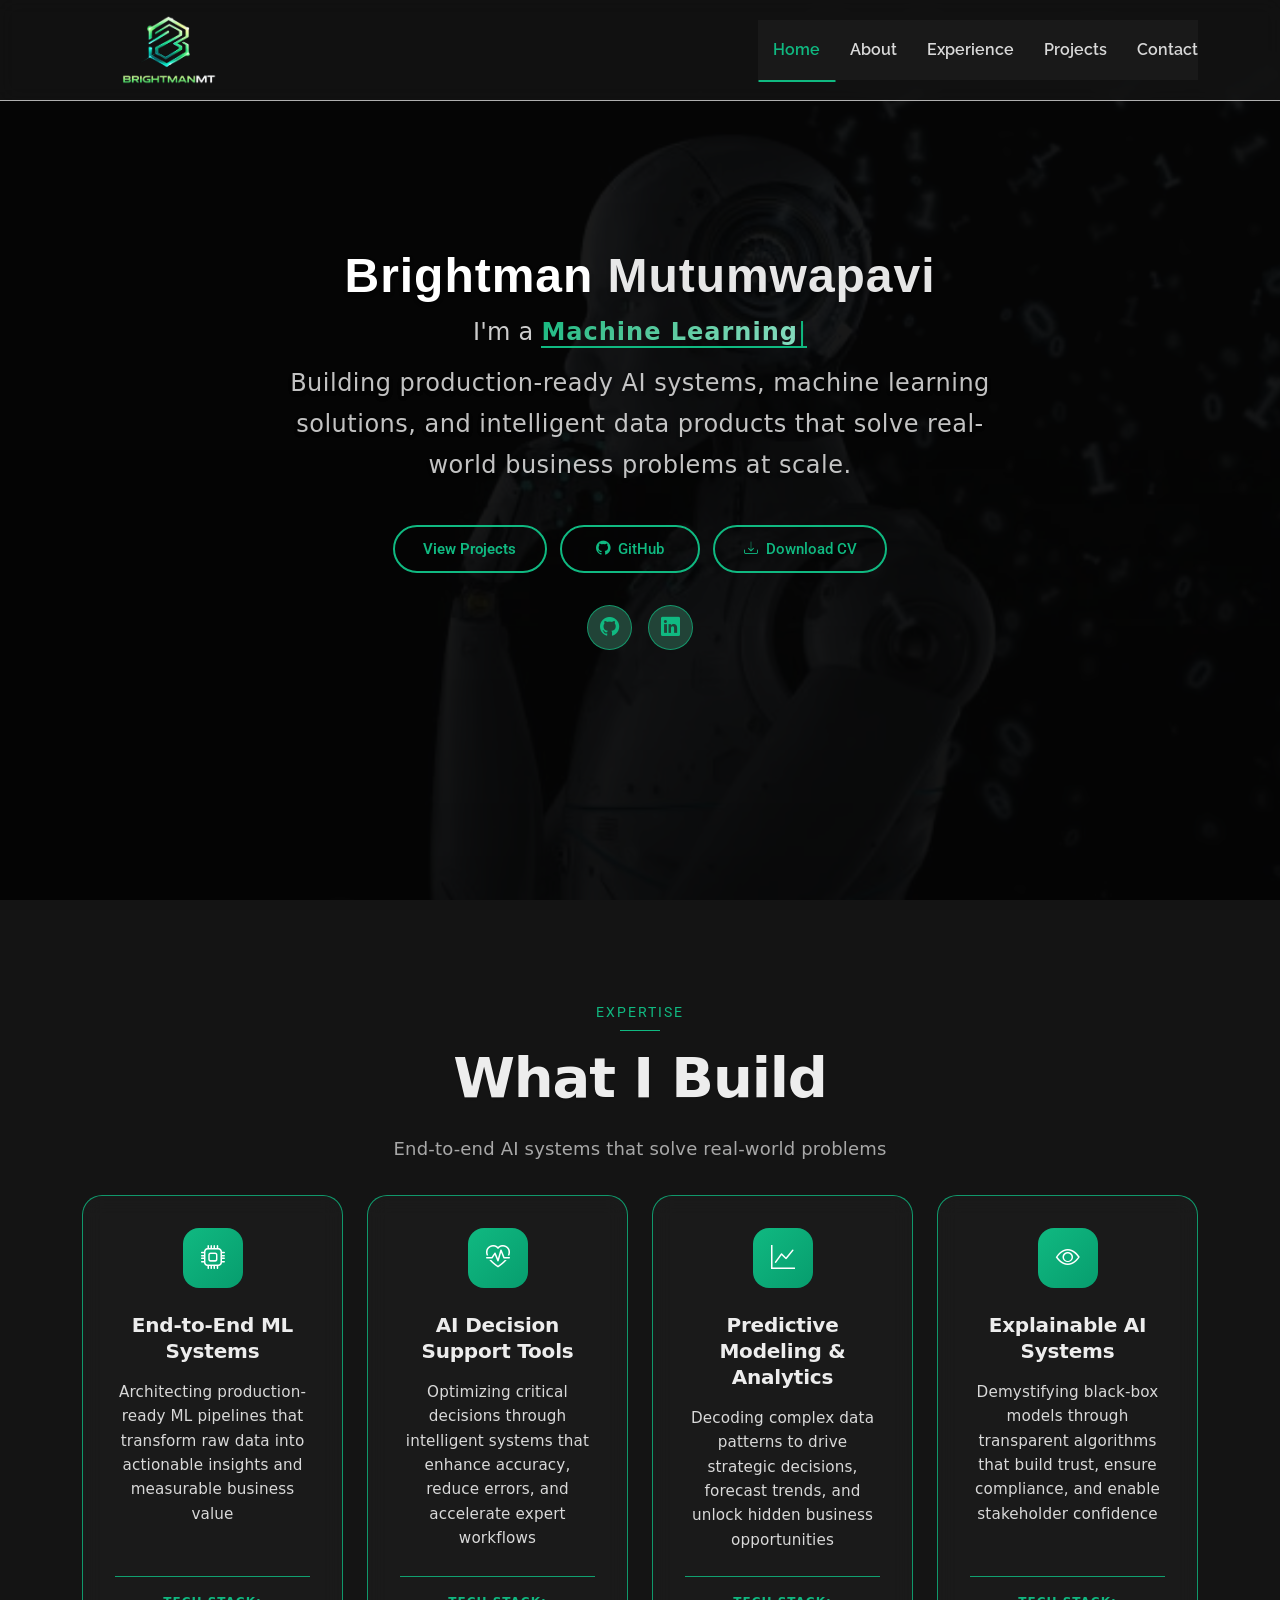
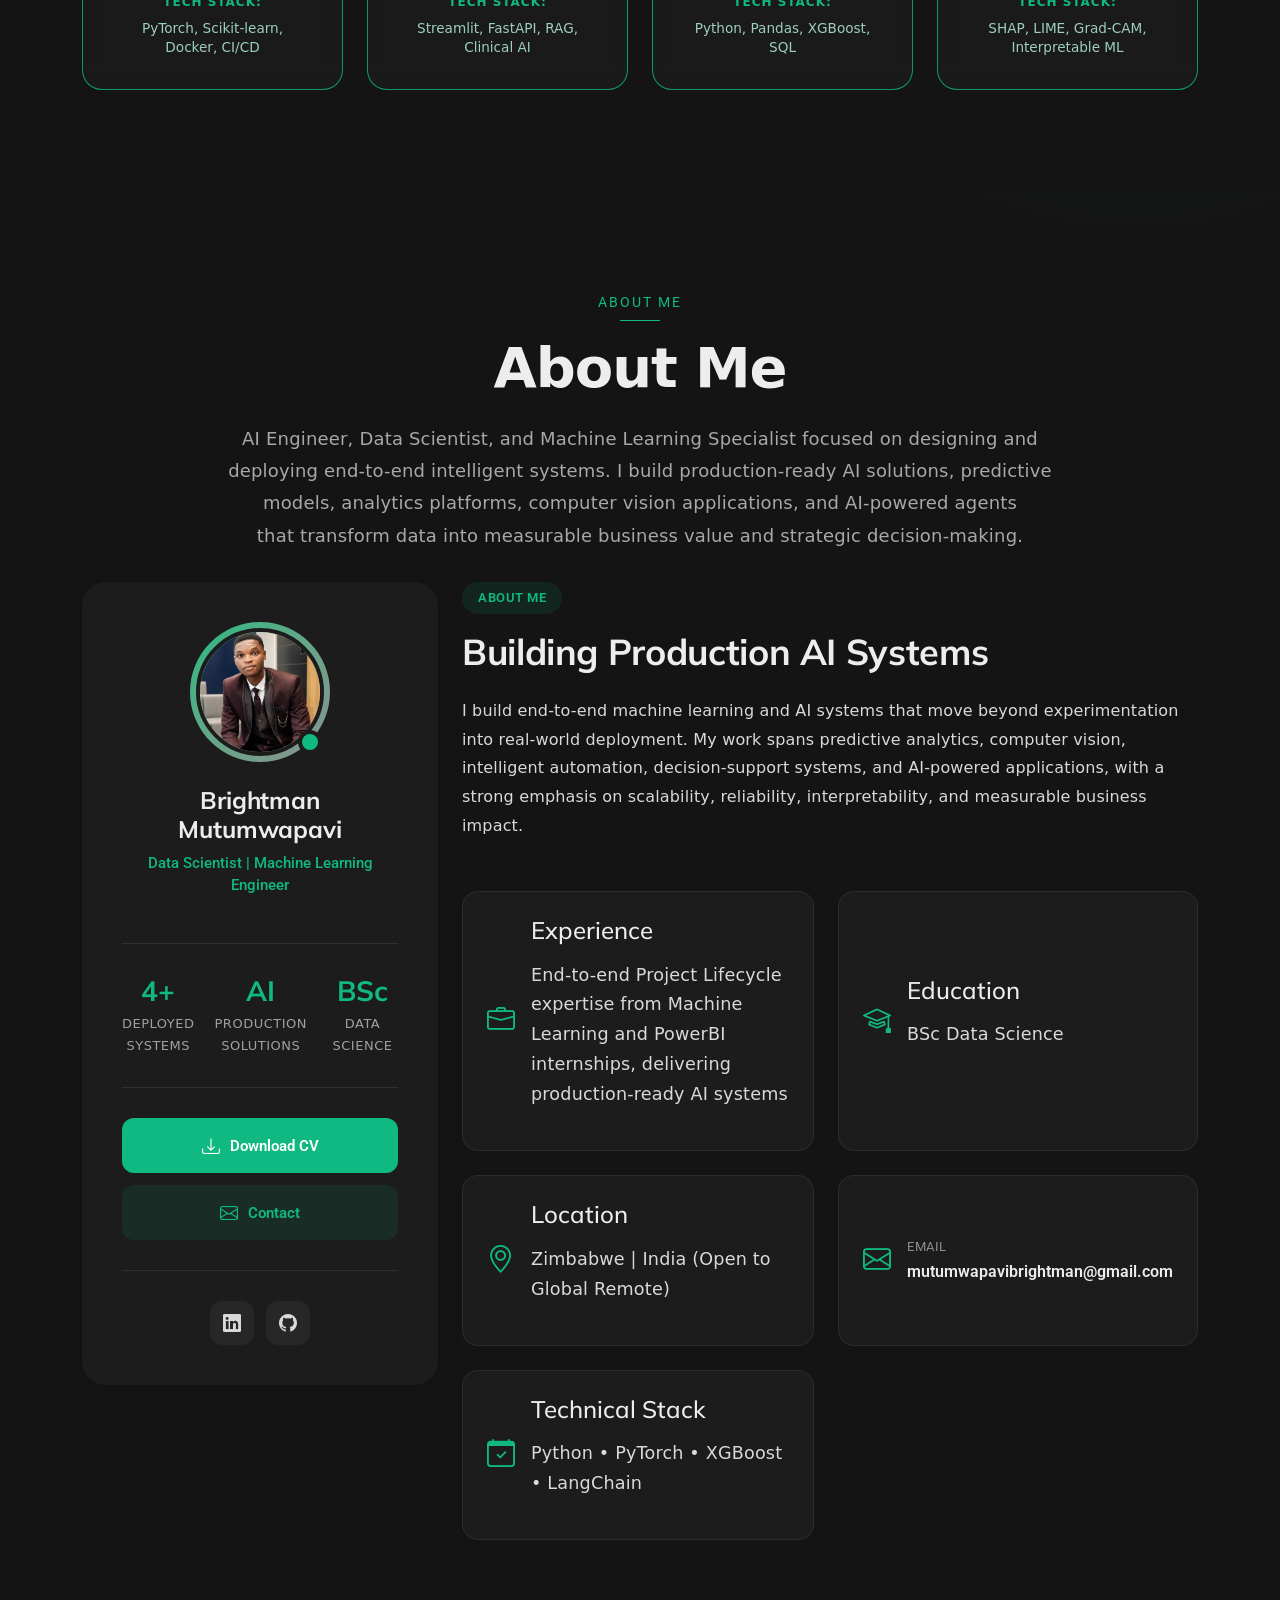
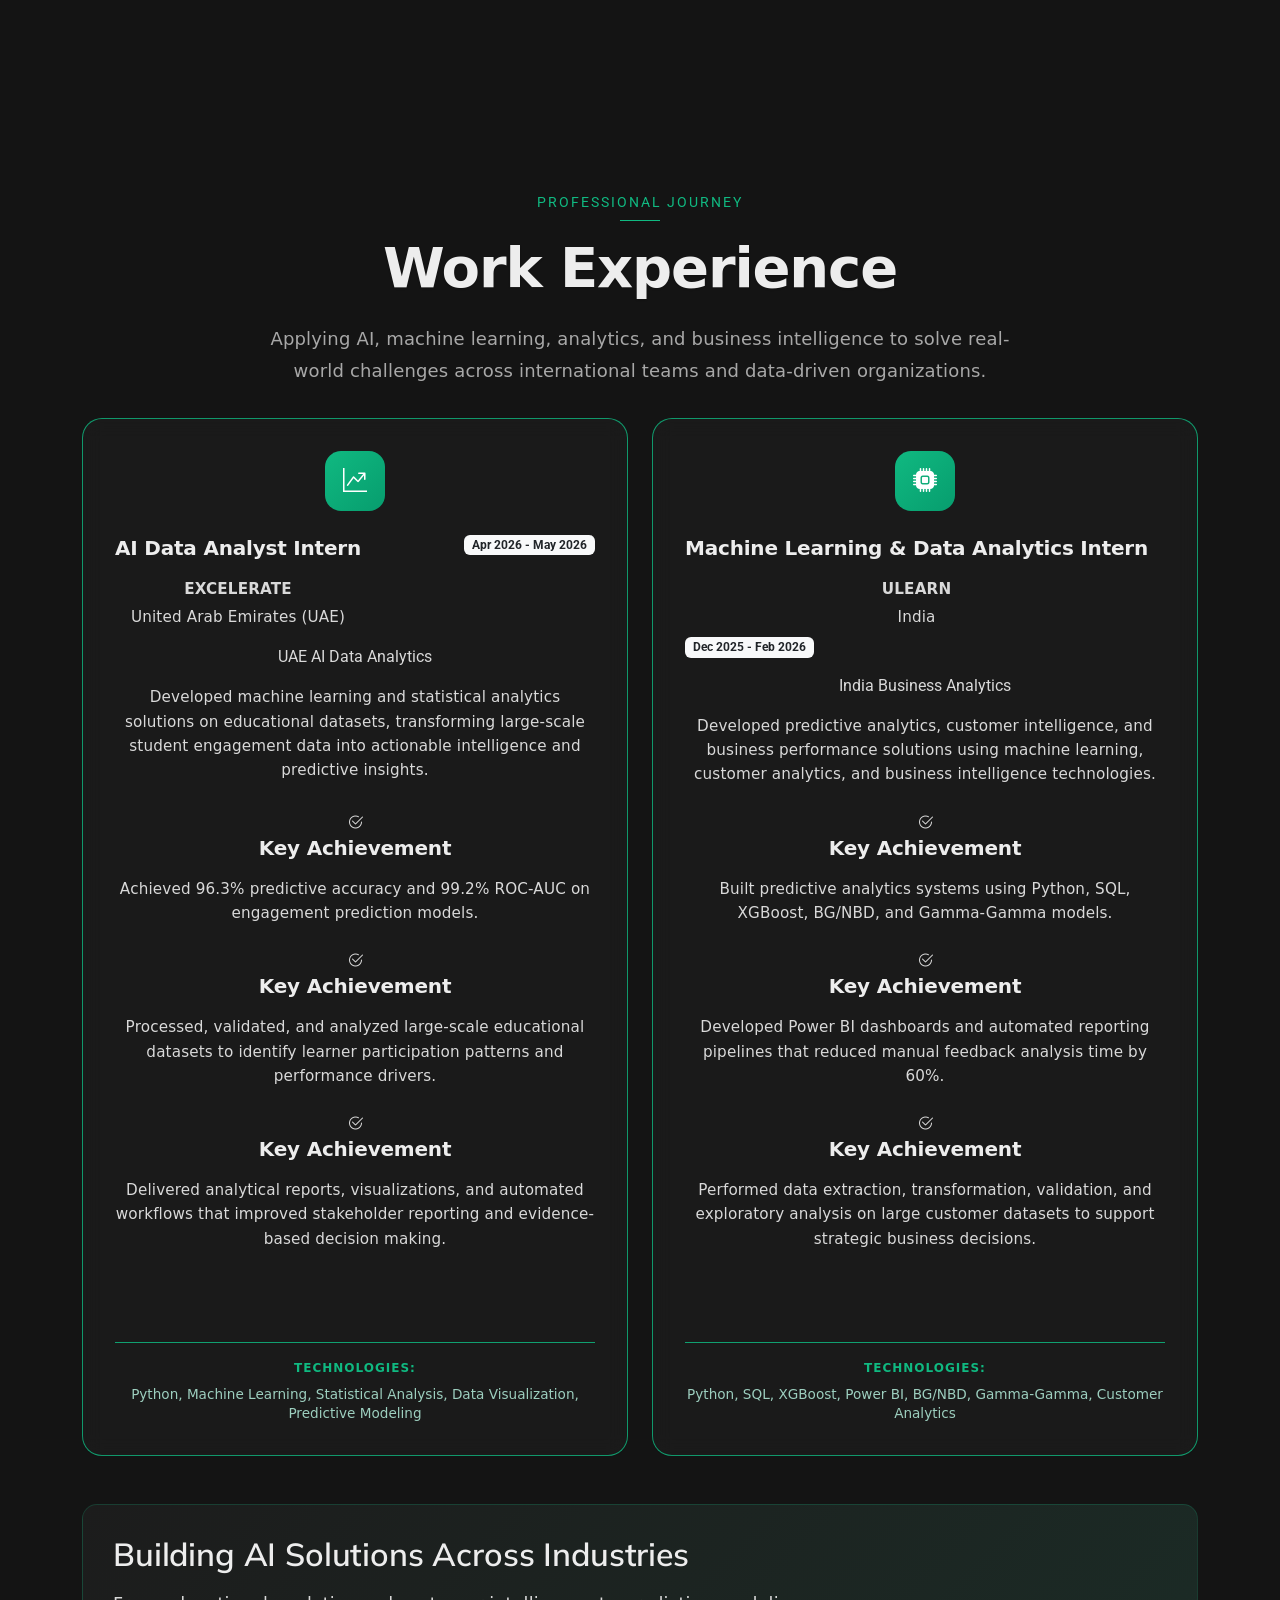
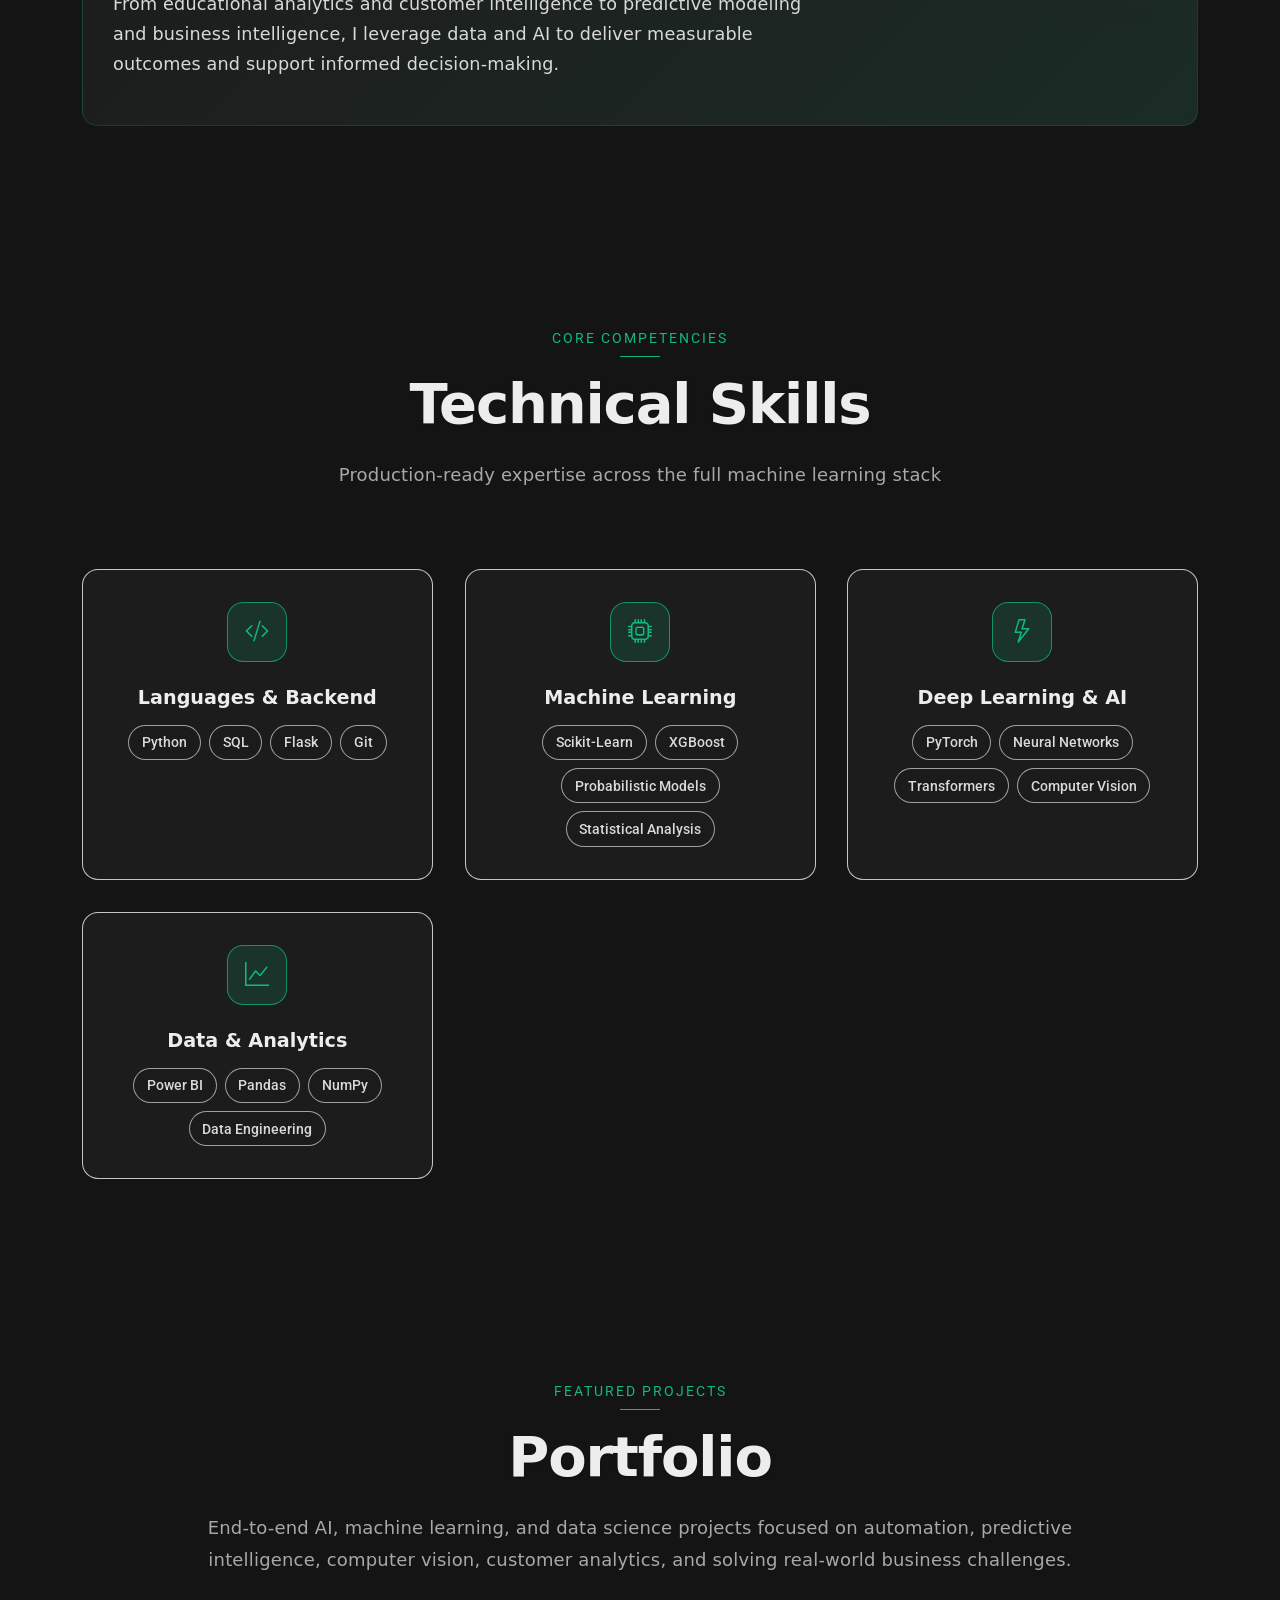
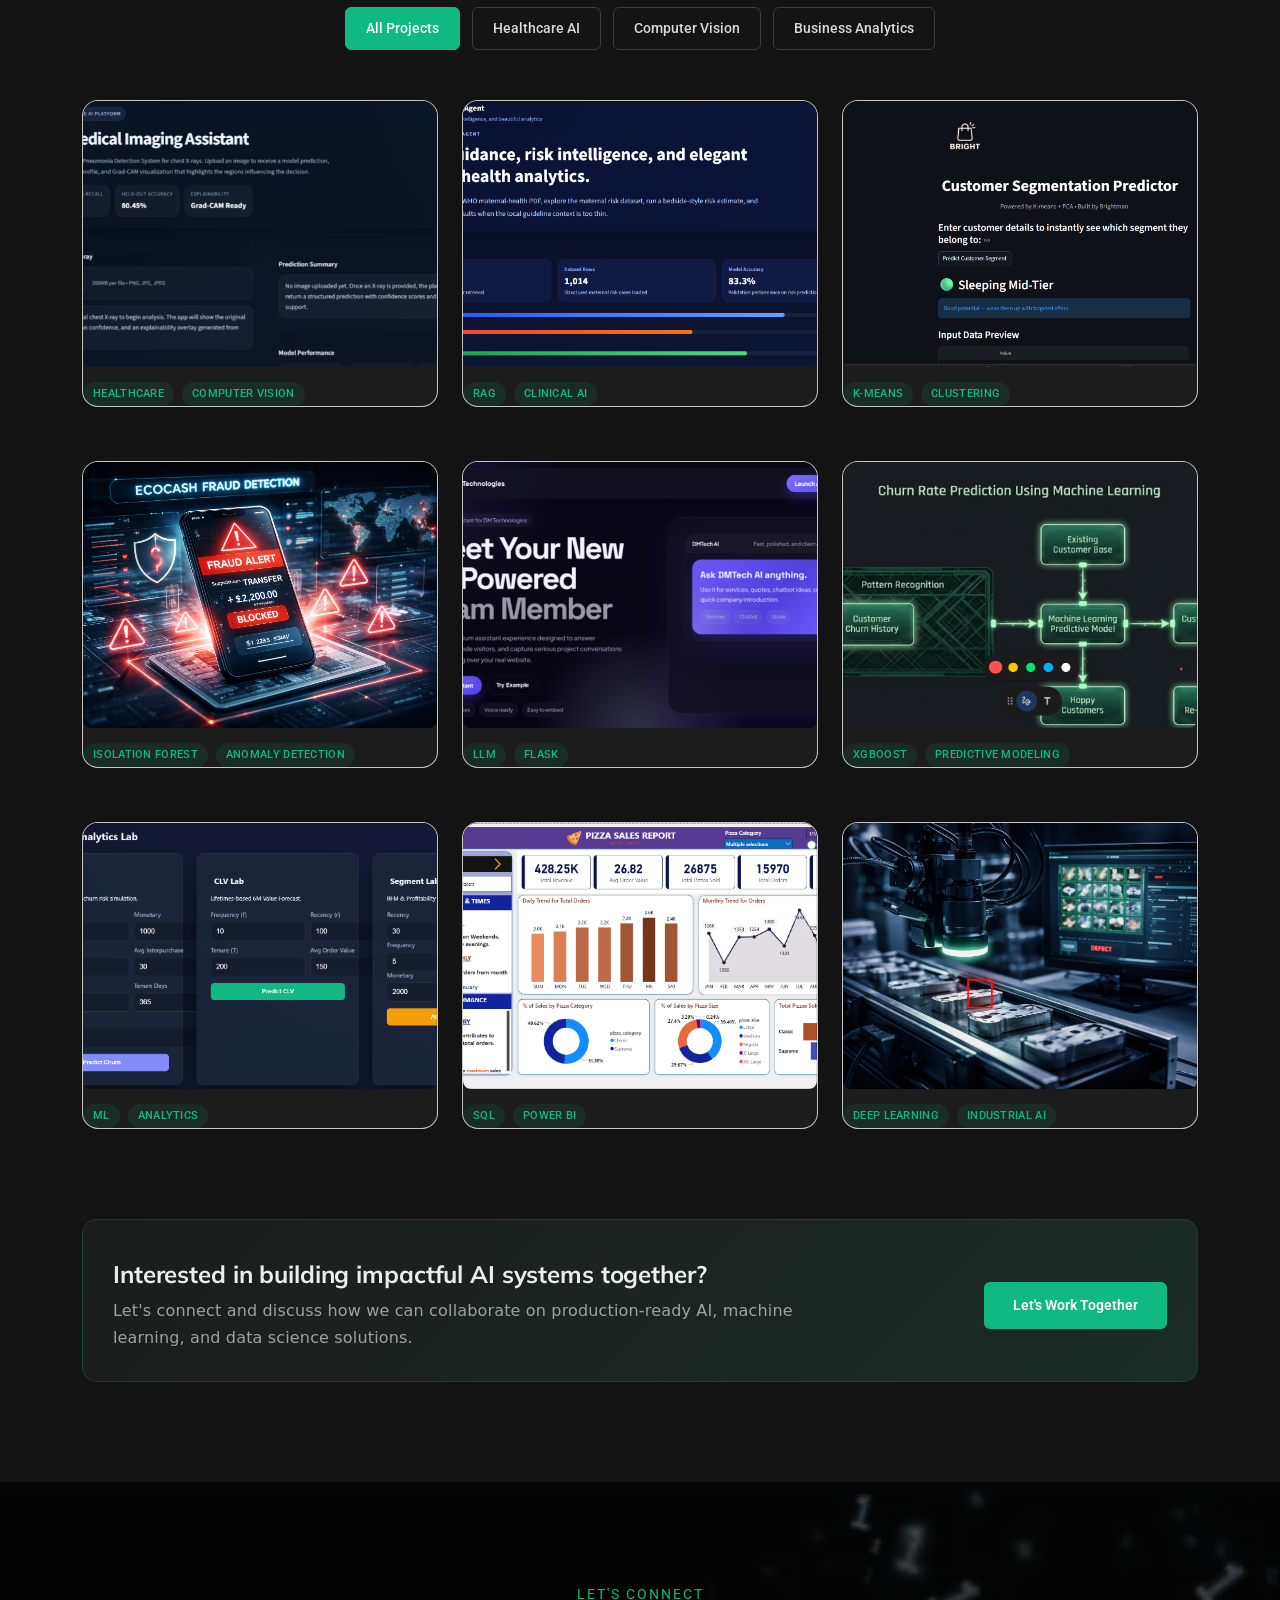
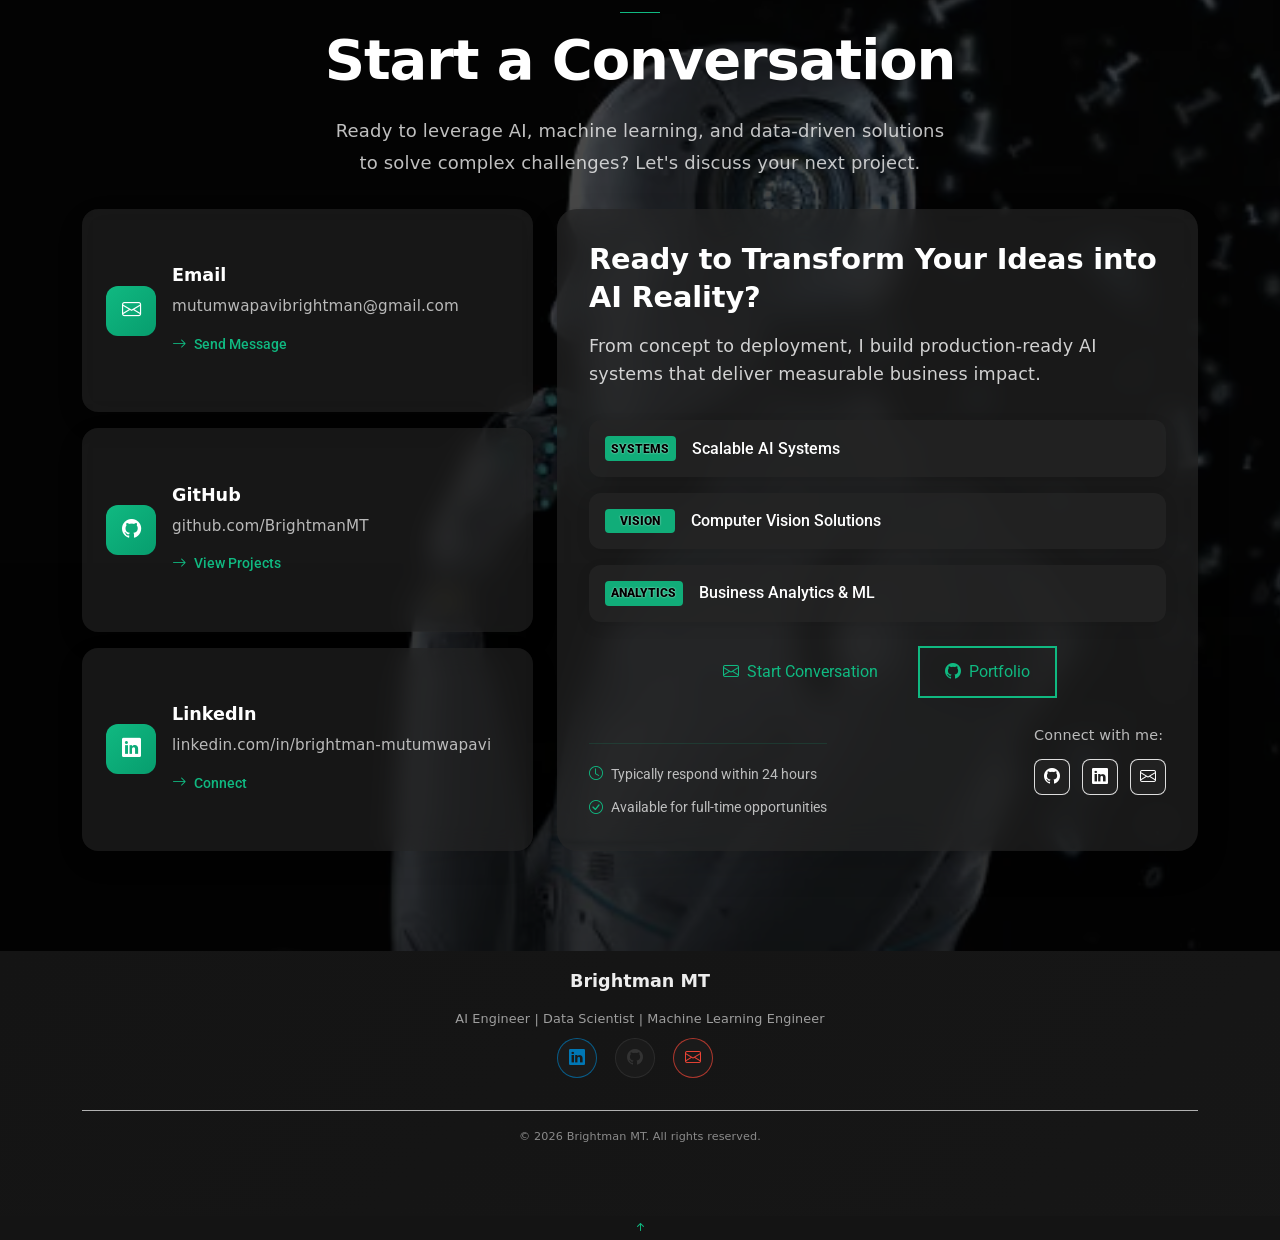
<file: index.html>
<!DOCTYPE html>
<html lang="en">

<head>
  <meta charset="utf-8">
  <meta content="width=device-width, initial-scale=1.0" name="viewport">
  <title>Brightman Mutumwapavi - Data Scientist | Machine Learning Engineer</title>
  <meta name="description" content="AI Engineer, Machine Learning Engineer, and Data Scientist building production-ready AI systems, machine learning solutions, and intelligent data products that solve real-world business problems at scale.">
  <meta name="keywords" content="AI Engineer, Machine Learning Engineer, Data Scientist, AI Systems Builder, Machine Learning, Computer Vision, Predictive Modeling, Data Science, Automation, Analytics">

  <!-- Favicons -->
  <link href="assets/img/favicon.png" rel="icon">
  <link href="assets/img/apple-touch-icon.png" rel="apple-touch-icon">

  <!-- Fonts -->
  <link href="https://fonts.googleapis.com" rel="preconnect">
  <link href="https://fonts.gstatic.com" rel="preconnect" crossorigin>
  <link href="https://fonts.googleapis.com/css2?family=Roboto:ital,wght@0,100;0,300;0,400;0,500;0,700;0,900;1,100;1,300;1,400;1,500;1,700;1,900&family=Raleway:ital,wght@0,100;0,200;0,300;0,400;0,500;0,600;0,700;0,800;0,900;1,100;1,200;1,300;1,400;1,500;1,600;1,700;1,800;1,900&family=Mulish:ital,wght@0,200;0,300;0,400;0,500;0,600;0,700;0,800;0,900;1,200;1,300;1,400;1,500;1,600;1,700;1,800;1,900&display=swap" rel="stylesheet">

  <!-- Vendor CSS Files -->
  <link href="assets/vendor/bootstrap/css/bootstrap.min.css" rel="stylesheet">
  <link href="assets/vendor/bootstrap-icons/bootstrap-icons.css" rel="stylesheet">
  <link href="assets/vendor/aos/aos.css" rel="stylesheet">
  <link href="assets/vendor/glightbox/css/glightbox.min.css" rel="stylesheet">
  <link href="assets/vendor/swiper/swiper-bundle.min.css" rel="stylesheet">

  <!-- Main CSS File -->
  <link href="assets/css/main.css" rel="stylesheet">

  <!-- =======================================================
  * Template Name: Craftivo
  * Template URL: https://bootstrapmade.com/craftivo-bootstrap-portfolio-template/
  * Updated: Oct 04 2025 with Bootstrap v5.3.8
  * Author: BootstrapMade.com
  * License: https://bootstrapmade.com/license/
  ======================================================== -->
</head>

<body class="index-page">

  <header id="header" class="header d-flex align-items-center fixed-top">
    <div class="container-fluid container-xl position-relative d-flex align-items-center">

      <a href="index.html" class="logo d-flex align-items-center me-auto">
        <img src="assets/img/logo.png" alt="Brightman MT">
      </a>

      <nav id="navmenu" class="navmenu">
        <ul class="mobile-menu">
          <li><a href="#hero" class="active">Home</a></li>
          <li><a href="#about">About</a></li>
          <li><a href="#experience">Experience</a></li>
          <li><a href="#portfolio">Projects</a></li>
          <li><a href="#contact">Contact</a></li>
        </ul>
        <button class="mobile-nav-toggle d-xl-none" type="button">
  <span></span>
</button>
      </nav>

      
    </div>
  </header>

  <!-- Skip to Content Link -->
  <a href="#main" class="skip-link">Skip to main content</a>

  <main class="main">

    <!-- Hero Section -->
    <section id="hero" class="hero section dark-background">

      <div class="hero-background" data-aos="fade-in">
        <img src="assets/img/profile/profile_bright.webp" alt="" class="hero-bg-image">
        <div class="hero-overlay"></div>
      </div>

      <div class="container" data-aos="fade-up" data-aos-delay="100">
        <div class="row justify-content-center">
          <div class="col-lg-8 text-center">
            <h2 class="hero-name"><span class="name-first">Brightman</span> <span class="name-last">Mutumwapavi</span></h2>
            <p>I'm a <span class="typed" data-typed-items="Machine Learning Engineer, AI Systems Builder, Data Scientist"></span><span class="typed-cursor" aria-hidden="true"></span></p>
            <p class="hero-subtitle">Building production-ready AI systems, machine learning solutions, and intelligent data products that solve real-world business problems at scale.</p>
            <div class="hero-cta">
              <a href="#portfolio" class="btn-getstarted">View Projects</a>
              <a href="https://github.com/BrightmanMT" target="_blank" class="btn-getstarted-secondary"><i class="bi bi-github"></i>GitHub</a>
              <a href="assets/Brightman_Mutumwapavi_Cv.pdf" class="btn-getstarted-secondary" download><i class="bi bi-download"></i>Download CV</a>
            </div>
            <div class="hero-social">
              <a href="https://github.com/BrightmanMT" target="_blank" class="social-link"><i class="bi bi-github"></i></a>
              <a href="https://www.linkedin.com/in/brightman-mutumwapavi-aa567b28a" target="_blank" class="social-link"><i class="bi bi-linkedin"></i></a>
            </div>
          </div>
        </div>
      </div>

    </section><!-- /Hero Section -->

    <!-- What I Build Section -->
    <section id="what-i-build" class="what-i-build section">
      <div class="container" data-aos="fade-up">
        <div class="section-title">
          <span class="subtitle">Expertise</span>
          <h2>What I Build</h2>
          <p>End-to-end AI systems that solve real-world problems</p>
        </div>
        
        <div class="row gy-4">
          <div class="col-lg-3 col-md-6 stagger-item" data-aos="fade-up" data-aos-delay="100">
            <div class="build-card">
              <div class="build-icon">
                <i class="bi bi-cpu"></i>
              </div>
              <h4>End-to-End ML Systems</h4>
              <p>Architecting production-ready ML pipelines that transform raw data into actionable insights and measurable business value</p>
              <div class="tech-stack">
                <span class="tech-label">Tech Stack:</span>
                <span class="tech-items">PyTorch, Scikit-learn, Docker, CI/CD</span>
              </div>
            </div>
          </div>
          
          <div class="col-lg-3 col-md-6 stagger-item" data-aos="fade-up" data-aos-delay="200">
            <div class="build-card">
              <div class="build-icon">
                <i class="bi bi-heart-pulse"></i>
              </div>
              <h4>AI Decision Support Tools</h4>
              <p>Optimizing critical decisions through intelligent systems that enhance accuracy, reduce errors, and accelerate expert workflows</p>
              <div class="tech-stack">
                <span class="tech-label">Tech Stack:</span>
                <span class="tech-items">Streamlit, FastAPI, RAG, Clinical AI</span>
              </div>
            </div>
          </div>
          
          <div class="col-lg-3 col-md-6 stagger-item" data-aos="fade-up" data-aos-delay="300">
            <div class="build-card">
              <div class="build-icon">
                <i class="bi bi-graph-up"></i>
              </div>
              <h4>Predictive Modeling & Analytics</h4>
              <p>Decoding complex data patterns to drive strategic decisions, forecast trends, and unlock hidden business opportunities</p>
              <div class="tech-stack">
                <span class="tech-label">Tech Stack:</span>
                <span class="tech-items">Python, Pandas, XGBoost, SQL</span>
              </div>
            </div>
          </div>
          
          <div class="col-lg-3 col-md-6 stagger-item" data-aos="fade-up" data-aos-delay="400">
            <div class="build-card">
              <div class="build-icon">
                <i class="bi bi-eye"></i>
              </div>
              <h4>Explainable AI Systems</h4>
              <p>Demystifying black-box models through transparent algorithms that build trust, ensure compliance, and enable stakeholder confidence</p>
              <div class="tech-stack">
                <span class="tech-label">Tech Stack:</span>
                <span class="tech-items">SHAP, LIME, Grad-CAM, Interpretable ML</span>
              </div>
            </div>
          </div>
        </div>
      </div>
    </section><!-- /What I Build Section -->

    <!-- About Section -->
    <section id="about" class="about section">

      <!-- Section Title -->
      <div class="container section-title" data-aos="fade-up">
        <span class="subtitle">About Me</span>
        <h2>About Me</h2>
        <p>AI Engineer, Data Scientist, and Machine Learning Specialist focused on designing and deploying end-to-end intelligent systems. I build production-ready AI solutions, predictive models, analytics platforms, computer vision applications, and AI-powered agents that transform data into measurable business value and strategic decision-making.</p>
      </div><!-- End Section Title -->

      <div class="container" data-aos="fade-up" data-aos-delay="100">

        <div class="row gy-5">
          <div class="col-lg-4" data-aos="zoom-in" data-aos-delay="150">
            <div class="profile-card">
              <div class="profile-header">
                <div class="profile-avatar">
                  <img src="assets/img/profile/profile_bright2.png" alt="" class="img-fluid rounded-circle">
                  <div class="status-indicator"></div>
                </div>
                <h3>Brightman Mutumwapavi</h3>
                <span class="role">Data Scientist | Machine Learning Engineer</span>
              </div>

              <div class="profile-stats">
                <div class="stat-item">
                  <h4>4+</h4>
                  <p>Deployed Systems</p>
                </div>
                <div class="stat-item">
                  <h4>AI</h4>
                  <p>Production Solutions</p>
                </div>
                <div class="stat-item">
                  <h4>BSc</h4>
                  <p>Data Science</p>
                </div>
              </div>

              <div class="profile-actions">
                <a href="#" class="btn-primary"><i class="bi bi-download"></i> Download CV</a>
                <a href="mailto:mutumwapavibrightman@gmail.com" class="btn-secondary"><i class="bi bi-envelope"></i> Contact</a>
              </div>

              <div class="social-connect">
                <a href="https://www.linkedin.com/in/brightman-mutumwapavi-aa567b28a" target="_blank"><i class="bi bi-linkedin"></i></a>
                <a href="https://github.com/BrightmanMT" target="_blank"><i class="bi bi-github"></i></a>
              </div>
            </div>
          </div>

          <div class="col-lg-8" data-aos="fade-left" data-aos-delay="200">
            <div class="content-wrapper">
              <div class="bio-section">
                <div class="section-tag">About Me</div>
                <h2>Building Production AI Systems</h2>
                <p>I build end-to-end machine learning and AI systems that move beyond experimentation into real-world deployment. My work spans predictive analytics, computer vision, intelligent automation, decision-support systems, and AI-powered applications, with a strong emphasis on scalability, reliability, interpretability, and measurable business impact.</p>
              </div>

              <div class="details-grid">
                <div class="detail-item" data-aos="fade-up" data-aos-delay="250">
                  <i class="bi bi-briefcase"></i>
                  <div class="profile-content">
                    <h4>Experience</h4>
                    <p>End-to-end Project Lifecycle expertise from Machine Learning and PowerBI internships, delivering production-ready AI systems</p>
                  </div>
                </div>

                <div class="detail-item" data-aos="fade-up" data-aos-delay="300">
                  <i class="bi bi-mortarboard"></i>
                  <div class="profile-content">
                    <h4>Education</h4>
                    <p>BSc Data Science</p>
                  </div>
                </div>

                <div class="detail-item" data-aos="fade-up" data-aos-delay="350">
                  <i class="bi bi-geo-alt"></i>
                  <div class="profile-content">
                    <h4>Location</h4>
                    <p>Zimbabwe | India (Open to Global Remote)</p>
                  </div>
                </div>

                <div class="detail-item" data-aos="fade-up" data-aos-delay="100">
                  <i class="bi bi-envelope"></i>
                  <div class="detail-content">
                    <span>Email</span>
                    <strong>mutumwapavibrightman@gmail.com</strong>
                  </div>
                </div>

                <div class="detail-item" data-aos="fade-up" data-aos-delay="200">
                  <i class="bi bi-calendar-check"></i>
                  <div class="profile-content">
                    <h4>Technical Stack</h4>
                    <p>Python &bull; PyTorch &bull; XGBoost &bull; LangChain</p>
                  </div>
                </div>
              </div>

                          </div>
          </div>
        </div>

      </div>

    </section><!-- /About Section -->

    <!-- Experience Section -->
    <section id="experience" class="experience section">
      <div class="container section-title" data-aos="fade-up">
        <span class="subtitle">Professional Journey</span>
        <h2>Work Experience</h2>
        <p>Applying AI, machine learning, analytics, and business intelligence to solve real-world challenges across international teams and data-driven organizations.</p>
      </div>

      <div class="container" data-aos="fade-up" data-aos-delay="100">
        <div class="row gy-4">
          <div class="col-lg-6" data-aos="fade-up" data-aos-delay="150">
            <div class="build-card">
              <div class="build-icon">
                <i class="bi bi-graph-up-arrow"></i>
              </div>
              <div class="d-flex justify-content-between align-items-start flex-wrap gap-2 mb-3">
                <div>
                  <h4>AI Data Analyst Intern</h4>
                  <p class="mb-1"><strong>EXCELERATE</strong></p>
                  <p class="mb-0">United Arab Emirates (UAE)</p>
                </div>
                <span class="badge bg-light text-dark">Apr 2026 - May 2026</span>
              </div>
              <div class="mb-3">
                <span class="tag">UAE</span>
                <span class="tag">AI Data Analytics</span>
              </div>
              <p>Developed machine learning and statistical analytics solutions on educational datasets, transforming large-scale student engagement data into actionable intelligence and predictive insights.</p>
              <div class="details-grid mb-3">
                <div class="detail-item" data-aos="fade-up" data-aos-delay="200">
                  <i class="bi bi-check2-circle"></i>
                  <div class="profile-content">
                    <h4>Key Achievement</h4>
                    <p>Achieved 96.3% predictive accuracy and 99.2% ROC-AUC on engagement prediction models.</p>
                  </div>
                </div>
                <div class="detail-item" data-aos="fade-up" data-aos-delay="250">
                  <i class="bi bi-check2-circle"></i>
                  <div class="profile-content">
                    <h4>Key Achievement</h4>
                    <p>Processed, validated, and analyzed large-scale educational datasets to identify learner participation patterns and performance drivers.</p>
                  </div>
                </div>
                <div class="detail-item" data-aos="fade-up" data-aos-delay="300">
                  <i class="bi bi-check2-circle"></i>
                  <div class="profile-content">
                    <h4>Key Achievement</h4>
                    <p>Delivered analytical reports, visualizations, and automated workflows that improved stakeholder reporting and evidence-based decision making.</p>
                  </div>
                </div>
              </div>
              <div class="d-flex flex-wrap gap-2 mb-3">
                <span class="skill-item">96.3% Accuracy</span>
                <span class="skill-item">99.2% ROC-AUC</span>
                <span class="skill-item">Predictive Analytics</span>
              </div>
              <div class="tech-stack">
                <span class="tech-label">Technologies:</span>
                <span class="tech-items">Python, Machine Learning, Statistical Analysis, Data Visualization, Predictive Modeling</span>
              </div>
            </div>
          </div>

          <div class="col-lg-6" data-aos="fade-up" data-aos-delay="250">
            <div class="build-card">
              <div class="build-icon">
                <i class="bi bi-cpu-fill"></i>
              </div>
              <div class="d-flex justify-content-between align-items-start flex-wrap gap-2 mb-3">
                <div>
                  <h4>Machine Learning & Data Analytics Intern</h4>
                  <p class="mb-1"><strong>ULEARN</strong></p>
                  <p class="mb-0">India</p>
                </div>
                <span class="badge bg-light text-dark">Dec 2025 - Feb 2026</span>
              </div>
              <div class="mb-3">
                <span class="tag">India</span>
                <span class="tag">Business Analytics</span>
              </div>
              <p>Developed predictive analytics, customer intelligence, and business performance solutions using machine learning, customer analytics, and business intelligence technologies.</p>
              <div class="details-grid mb-3">
                <div class="detail-item" data-aos="fade-up" data-aos-delay="300">
                  <i class="bi bi-check2-circle"></i>
                  <div class="profile-content">
                    <h4>Key Achievement</h4>
                    <p>Built predictive analytics systems using Python, SQL, XGBoost, BG/NBD, and Gamma-Gamma models.</p>
                  </div>
                </div>
                <div class="detail-item" data-aos="fade-up" data-aos-delay="350">
                  <i class="bi bi-check2-circle"></i>
                  <div class="profile-content">
                    <h4>Key Achievement</h4>
                    <p>Developed Power BI dashboards and automated reporting pipelines that reduced manual feedback analysis time by 60%.</p>
                  </div>
                </div>
                <div class="detail-item" data-aos="fade-up" data-aos-delay="400">
                  <i class="bi bi-check2-circle"></i>
                  <div class="profile-content">
                    <h4>Key Achievement</h4>
                    <p>Performed data extraction, transformation, validation, and exploratory analysis on large customer datasets to support strategic business decisions.</p>
                  </div>
                </div>
              </div>
              <div class="d-flex flex-wrap gap-2 mb-3">
                <span class="skill-item">60% Reduction</span>
                <span class="skill-item">Customer Intelligence</span>
                <span class="skill-item">Business Analytics</span>
              </div>
              <div class="tech-stack">
                <span class="tech-label">Technologies:</span>
                <span class="tech-items">Python, SQL, XGBoost, Power BI, BG/NBD, Gamma-Gamma, Customer Analytics</span>
              </div>
            </div>
          </div>
        </div>

        <div class="portfolio-bottom mt-5" data-aos="fade-up" data-aos-delay="450">
          <div class="row align-items-center">
            <div class="col-lg-8">
              <h3>Building AI Solutions Across Industries</h3>
              <p>From educational analytics and customer intelligence to predictive modeling and business intelligence, I leverage data and AI to deliver measurable outcomes and support informed decision-making.</p>
            </div>
            <div class="col-lg-4 text-lg-end">
              <a href="#portfolio" class="btn btn-accent">View Projects</a>
            </div>
          </div>
        </div>
      </div>
    </section><!-- /Experience Section -->

    <!-- Technical Skills Section -->
    <section id="technical-skills" class="technical-skills section">
      <div class="container">
        <div class="section-title" data-aos="fade-up">
          <span class="subtitle">Core Competencies</span>
          <h2>Technical Skills</h2>
          <p>Production-ready expertise across the full machine learning stack</p>
        </div>

        <div class="skills-grid" data-aos="fade-up" data-aos-delay="100">
          <div class="skill-card">
            <div class="skill-icon">
              <i class="bi bi-code-slash"></i>
            </div>
            <h4>Languages & Backend</h4>
            <div class="skill-items">
              <span class="skill-item">Python</span>
              <span class="skill-item">SQL</span>
              <span class="skill-item">Flask</span>
              <span class="skill-item">Git</span>
            </div>
          </div>

          <div class="skill-card">
            <div class="skill-icon">
              <i class="bi bi-cpu"></i>
            </div>
            <h4>Machine Learning</h4>
            <div class="skill-items">
              <span class="skill-item">Scikit-Learn</span>
              <span class="skill-item">XGBoost</span>
              <span class="skill-item">Probabilistic Models</span>
              <span class="skill-item">Statistical Analysis</span>
            </div>
          </div>

          <div class="skill-card">
            <div class="skill-icon">
              <i class="bi bi-lightning"></i>
            </div>
            <h4>Deep Learning & AI</h4>
            <div class="skill-items">
              <span class="skill-item">PyTorch</span>
              <span class="skill-item">Neural Networks</span>
              <span class="skill-item">Transformers</span>
              <span class="skill-item">Computer Vision</span>
            </div>
          </div>

          <div class="skill-card">
            <div class="skill-icon">
              <i class="bi bi-graph-up"></i>
            </div>
            <h4>Data & Analytics</h4>
            <div class="skill-items">
              <span class="skill-item">Power BI</span>
              <span class="skill-item">Pandas</span>
              <span class="skill-item">NumPy</span>
              <span class="skill-item">Data Engineering</span>
            </div>
          </div>
        </div>
      </div>
    </section><!-- /Technical Skills Section -->

    
    <!-- Portfolio Section -->
    <section id="portfolio" class="portfolio section">

      <!-- Section Title -->
      <div class="container section-title" data-aos="fade-up">
        <span class="subtitle">Featured Projects</span>
        <h2>Portfolio</h2>
        <p>End-to-end AI, machine learning, and data science projects focused on automation, predictive intelligence, computer vision, customer analytics, and solving real-world business challenges.</p>
      </div><!-- End Section Title -->

      <div class="container" data-aos="fade-up" data-aos-delay="100">

        <div class="isotope-layout" data-default-filter="*" data-layout="masonry" data-sort="original-order">
          <ul class="portfolio-filters isotope-filters" data-aos="fade-up" data-aos-delay="200">
            <li data-filter="*" class="filter-active">All Projects</li>
            <li data-filter=".filter-healthcare">Healthcare AI</li>
            <li data-filter=".filter-computervision">Computer Vision</li>
            <li data-filter=".filter-analytics">Business Analytics</li>
          </ul>

          <div class="row gy-4 isotope-container" data-aos="fade-up" data-aos-delay="300">
            <div class="col-lg-4 col-md-6 portfolio-item isotope-item filter-healthcare">
              <div class="portfolio-card" onclick="openProjectModal('medical-imaging')">
                <div class="portfolio-image-container">
                  <img src="assets/img/medical_imaging.png" alt="AI Medical Imaging Assistant" class="img-fluid">
                  <div class="portfolio-overlay">
                    <div class="portfolio-info">
                      <span class="project-category">Healthcare AI</span>
                      <h4>AI Medical Imaging Assistant</h4>
                      <span class="impact-badge">99%+ Recall | Explainable AI | Better Decision Support</span>
                    </div>
                    <div class="portfolio-actions">
                      <a href="https://brightmanmt-ai-medical-imaging-assistant-app-dk28lz.streamlit.app/" target="_blank" class="portfolio-link" onclick="event.stopPropagation()">
                        <i class="bi bi-box-arrow-up-right"></i>
                      </a>
                      <a href="https://github.com/BrightmanMT/ai-medical-imaging-assistant" target="_blank" class="portfolio-details" onclick="event.stopPropagation()">
                        <i class="bi bi-github"></i>
                      </a>
                      <a href="#" class="portfolio-expand" onclick="event.stopPropagation(); openProjectModal('medical-imaging')">
                        <i class="bi bi-arrows-angle-expand"></i>
                      </a>
                    </div>
                  </div>
                </div>
                <div class="portfolio-meta">
                  <div class="project-tags">
                    <span class="tag">Healthcare</span>
                    <span class="tag">Computer Vision</span>
                  </div>
                  <div class="project-year">2024</div>
                </div>
              </div>
            </div>

            <div class="col-lg-4 col-md-6 portfolio-item isotope-item filter-healthcare">
              <div class="portfolio-card" onclick="openProjectModal('maternal-ai')">
                <div class="portfolio-image-container">
                  <img src="assets/img/AI_martenal_health.png" alt="Maternal Health Hybrid AI Agent" class="img-fluid">
                  <div class="portfolio-overlay">
                    <div class="portfolio-info">
                      <span class="project-category">Healthcare AI</span>
                      <h4>Maternal Health Hybrid AI Agent</h4>
                      <span class="impact-badge">Hybrid RAG + Predictive AI | Decision Intelligence</span>
                    </div>
                    <div class="portfolio-actions">
                      <a href="https://brightmanmt-maternal-health-hybrid-ai-agent-app-cls4kv.streamlit.app/" target="_blank" class="portfolio-link" onclick="event.stopPropagation()">
                        <i class="bi bi-box-arrow-up-right"></i>
                      </a>
                      <a href="https://github.com/BrightmanMT/maternal-health-hybrid-ai-agent" target="_blank" class="portfolio-details" onclick="event.stopPropagation()">
                        <i class="bi bi-github"></i>
                      </a>
                      <a href="#" class="portfolio-expand" onclick="event.stopPropagation(); openProjectModal('maternal-ai')">
                        <i class="bi bi-arrows-angle-expand"></i>
                      </a>
                    </div>
                  </div>
                </div>
                <div class="portfolio-meta">
                  <div class="project-tags">
                    <span class="tag">RAG</span>
                    <span class="tag">Clinical AI</span>
                  </div>
                  <div class="project-year">2024</div>
                </div>
              </div>
            </div>

            <div class="col-lg-4 col-md-6 portfolio-item isotope-item filter-analytics">
              <div class="portfolio-card" onclick="openProjectModal('segmentation')">
                <div class="portfolio-image-container">
                  <img src="assets/img/kmeans.png" alt="Customer Segmentation Engine" class="img-fluid">
                  <div class="portfolio-overlay">
                    <div class="portfolio-info">
                      <span class="project-category">Business Analytics</span>
                      <h4>Customer Segmentation Engine</h4>
                      <span class="impact-badge">4 Segments | 20-30% Retention Lift Potential | Revenue Growth</span>
                    </div>
                    <div class="portfolio-actions">
                      <a href="https://customersegmentationkmeans-f9tbtxtloyjtgiefse2qzq.streamlit.app/" target="_blank" class="portfolio-link" onclick="event.stopPropagation()">
                        <i class="bi bi-box-arrow-up-right"></i>
                      </a>
                      <a href="https://github.com/BrightmanMT/Customer_Segmentation_kmeans" target="_blank" class="portfolio-details" onclick="event.stopPropagation()">
                        <i class="bi bi-github"></i>
                      </a>
                      <a href="#" class="portfolio-expand" onclick="event.stopPropagation(); openProjectModal('segmentation')">
                        <i class="bi bi-arrows-angle-expand"></i>
                      </a>
                    </div>
                  </div>
                </div>
                <div class="portfolio-meta">
                  <div class="project-tags">
                    <span class="tag">K-Means</span>
                    <span class="tag">Clustering</span>
                  </div>
                  <div class="project-year">2024</div>
                </div>
              </div>
            </div>

            <div class="col-lg-4 col-md-6 portfolio-item isotope-item filter-analytics">
              <div class="portfolio-card" onclick="openProjectModal('fraud-detection')">
                <div class="portfolio-image-container">
                  <img src="assets/img/eco_scam.png" alt="Mobile Money Fraud Detection" class="img-fluid">
                  <div class="portfolio-overlay">
                    <div class="portfolio-info">
                      <span class="project-category">Business Analytics</span>
                      <h4>Mobile Money Fraud Detection</h4>
                      <span class="impact-badge">Anomaly Detection | Fraud Prevention | Risk Reduction</span>
                    </div>
                    <div class="portfolio-actions">
                      <a href="#" target="_blank" class="portfolio-link" onclick="event.stopPropagation()">
                        <i class="bi bi-box-arrow-up-right"></i>
                      </a>
                      <a href="https://github.com/BrightmanMT/StopEcoCashScams" target="_blank" class="portfolio-details" onclick="event.stopPropagation()">
                        <i class="bi bi-github"></i>
                      </a>
                      <a href="#" class="portfolio-expand" onclick="event.stopPropagation(); openProjectModal('fraud-detection')">
                        <i class="bi bi-arrows-angle-expand"></i>
                      </a>
                    </div>
                  </div>
                </div>
                <div class="portfolio-meta">
                  <div class="project-tags">
                    <span class="tag">Isolation Forest</span>
                    <span class="tag">Anomaly Detection</span>
                  </div>
                  <div class="project-year">2024</div>
                </div>
              </div>
            </div>

            <div class="col-lg-4 col-md-6 portfolio-item isotope-item filter-analytics">
              <div class="portfolio-card" onclick="openProjectModal('ai-assistant')">
                <div class="portfolio-image-container">
                  <img src="assets/img/chatbot.png" alt="AI Customer Assistant" class="img-fluid">
                  <div class="portfolio-overlay">
                    <div class="portfolio-info">
                      <span class="project-category">Business Analytics</span>
                      <h4>AI Customer Assistant</h4>
                      <span class="impact-badge">LLM + Flask | 24/7 Automation | Lead Conversion Optimization</span>
                    </div>
                    <div class="portfolio-actions">
                      <a href="https://dmtech-ai-customer-assistant.onrender.com/" target="_blank" class="portfolio-link" onclick="event.stopPropagation()">
                        <i class="bi bi-box-arrow-up-right"></i>
                      </a>
                      <a href="https://github.com/BrightmanMT/DMTech_AI_Customer_Assistant" target="_blank" class="portfolio-details" onclick="event.stopPropagation()">
                        <i class="bi bi-github"></i>
                      </a>
                      <a href="#" class="portfolio-expand" onclick="event.stopPropagation(); openProjectModal('ai-assistant')">
                        <i class="bi bi-arrows-angle-expand"></i>
                      </a>
                    </div>
                  </div>
                </div>
                <div class="portfolio-meta">
                  <div class="project-tags">
                    <span class="tag">LLM</span>
                    <span class="tag">Flask</span>
                  </div>
                  <div class="project-year">2024</div>
                </div>
              </div>
            </div>

            <div class="col-lg-4 col-md-6 portfolio-item isotope-item filter-analytics">
              <div class="portfolio-card" onclick="openProjectModal('churn')">
                <div class="portfolio-image-container">
                  <img src="assets/img/churn_pred.png" alt="Customer Churn Prediction" class="img-fluid">
                  <div class="portfolio-overlay">
                    <div class="portfolio-info">
                      <span class="project-category">Business Analytics</span>
                      <h4>Customer Churn Prediction</h4>
                      <span class="impact-badge">95% Accuracy | 87% Recall | Proactive Retention</span>
                    </div>
                    <div class="portfolio-actions">
                      <a href="#" target="_blank" class="portfolio-link" onclick="event.stopPropagation()">
                        <i class="bi bi-box-arrow-up-right"></i>
                      </a>
                      <a href="https://github.com/BrightmanMT/Churn-Prediction" target="_blank" class="portfolio-details" onclick="event.stopPropagation()">
                        <i class="bi bi-github"></i>
                      </a>
                      <a href="#" class="portfolio-expand" onclick="event.stopPropagation(); openProjectModal('churn')">
                        <i class="bi bi-arrows-angle-expand"></i>
                      </a>
                    </div>
                  </div>
                </div>
                <div class="portfolio-meta">
                  <div class="project-tags">
                    <span class="tag">XGBoost</span>
                    <span class="tag">Predictive Modeling</span>
                  </div>
                  <div class="project-year">2024</div>
                </div>
              </div>
            </div>

            <div class="col-lg-4 col-md-6 portfolio-item isotope-item filter-analytics">
              <div class="portfolio-card" onclick="openProjectModal('clv-system')">
                <div class="portfolio-image-container">
                  <img src="assets/img/clv.png" alt="Customer Lifetime Value System" class="img-fluid">
                  <div class="portfolio-overlay">
                    <div class="portfolio-info">
                      <span class="project-category">Business Analytics</span>
                      <h4>Customer Lifetime Value System</h4>
                      <span class="impact-badge">Hybrid ML System | BG/NBD + Churn Modeling | CLV Intelligence</span>
                    </div>
                    <div class="portfolio-actions">
                      <a href="https://clv3.onrender.com/" target="_blank" class="portfolio-link" onclick="event.stopPropagation()">
                        <i class="bi bi-box-arrow-up-right"></i>
                      </a>
                      <a href="https://github.com/BrightmanMT/CLV3" target="_blank" class="portfolio-details" onclick="event.stopPropagation()">
                        <i class="bi bi-github"></i>
                      </a>
                      <a href="#" class="portfolio-expand" onclick="event.stopPropagation(); openProjectModal('clv-system')">
                        <i class="bi bi-arrows-angle-expand"></i>
                      </a>
                    </div>
                  </div>
                </div>
                <div class="portfolio-meta">
                  <div class="project-tags">
                    <span class="tag">ML</span>
                    <span class="tag">Analytics</span>
                  </div>
                  <div class="project-year">2024</div>
                </div>
              </div>
            </div>

            <div class="col-lg-4 col-md-6 portfolio-item isotope-item filter-analytics">
              <div class="portfolio-card" onclick="openProjectModal('restaurant-intelligence')">
                <div class="portfolio-image-container">
                  <img src="assets/img/sales.png" alt="Restaurant Sales Intelligence & Performance Analytics System" class="img-fluid">
                  <div class="portfolio-overlay">
                    <div class="portfolio-info">
                      <span class="project-category">Business Intelligence</span>
                      <h4>Restaurant Sales Intelligence & Performance Analytics System</h4>
                      <span class="impact-badge">21,350+ Orders | 49,500+ Pizzas Sold | $817K+ Revenue</span>
                    </div>
                    <div class="portfolio-actions">
                      <a href="#" target="_blank" class="portfolio-link" onclick="event.stopPropagation()">
                        <i class="bi bi-box-arrow-up-right"></i>
                      </a>
                      <a href="https://github.com/BrightmanMT/Restaurant-Sales-Intelligence-Dashboard" target="_blank" class="portfolio-details" onclick="event.stopPropagation()">
                        <i class="bi bi-github"></i>
                      </a>
                      <a href="#" class="portfolio-expand" onclick="event.stopPropagation(); openProjectModal('restaurant-intelligence')">
                        <i class="bi bi-arrows-angle-expand"></i>
                      </a>
                    </div>
                  </div>
                </div>
                <div class="portfolio-meta">
                  <div class="project-tags">
                    <span class="tag">SQL</span>
                    <span class="tag">Power BI</span>
                  </div>
                  <div class="project-year">2025</div>
                </div>
              </div>
            </div>

            <div class="col-lg-4 col-md-6 portfolio-item isotope-item filter-computervision">
              <div class="portfolio-card" onclick="openProjectModal('defect-detection')">
                <div class="portfolio-image-container">
                  <img src="assets/img/parthcore_detect.png" alt="PatchCore Defect Detection" class="img-fluid">
                  <div class="portfolio-overlay">
                    <div class="portfolio-info">
                      <span class="project-category">Computer Vision</span>
                      <h4>PatchCore Defect Detection</h4>
                      <span class="impact-badge">92% Accuracy | Industrial Anomaly Detection | Quality Assurance</span>
                    </div>
                    <div class="portfolio-actions">
                      <a href="https://github.com/BrightmanMT/patchcore-defect-detection" target="_blank" class="portfolio-details" onclick="event.stopPropagation()">
                        <i class="bi bi-github"></i>
                      </a>
                      <a href="#" class="portfolio-expand" onclick="event.stopPropagation(); openProjectModal('defect-detection')">
                        <i class="bi bi-arrows-angle-expand"></i>
                      </a>
                    </div>
                  </div>
                </div>
                <div class="portfolio-meta">
                  <div class="project-tags">
                    <span class="tag">Deep Learning</span>
                    <span class="tag">Industrial AI</span>
                  </div>
                  <div class="project-year">2024</div>
                </div>
              </div>
            </div>
                              </div>

        </div>

        <div class="portfolio-bottom" data-aos="fade-up" data-aos-delay="400">
          <div class="row align-items-center">
            <div class="col-lg-8">
              <h3>Interested in building impactful AI systems together?</h3>
              <p>Let's connect and discuss how we can collaborate on production-ready AI, machine learning, and data science solutions.</p>
            </div>
            <div class="col-lg-4 text-lg-end">
              <a href="#contact" class="btn btn-accent">Let's Work Together</a>
            </div>
          </div>
        </div>

      </div>

    </section><!-- /Portfolio Section -->

    <!-- Contact Section -->
    <section id="contact" class="contact section dark-background">

      <!-- Hero Background for Contact -->
      <div class="hero-background" data-aos="fade-in">
        <img src="assets/img/profile/profile_bright.webp" alt="" class="hero-bg-image">
        <div class="hero-overlay"></div>
      </div>

      <!-- Section Title -->
      <div class="container section-title" data-aos="fade-up">
        <span class="subtitle">Let's Connect</span>
        <h2>Start a Conversation</h2>
        <p>Ready to leverage AI, machine learning, and data-driven solutions to solve complex challenges? Let's discuss your next project.</p>
      </div><!-- End Section Title -->

      <div class="container">

        <div class="row gy-4">

          <div class="col-lg-5">
            <div class="contact-info-cards" data-aos="fade-up" data-aos-delay="100">
              <div class="info-card">
                <div class="card-icon">
                  <i class="bi bi-envelope"></i>
                </div>
                <div class="card-content">
                  <h4>Email</h4>
                  <p>mutumwapavibrightman@gmail.com</p>
                  <a href="mailto:mutumwapavibrightman@gmail.com" class="card-link">
                    <i class="bi bi-arrow-right"></i> Send Message
                  </a>
                </div>
              </div>

              <div class="info-card">
                <div class="card-icon">
                  <i class="bi bi-github"></i>
                </div>
                <div class="card-content">
                  <h4>GitHub</h4>
                  <p>github.com/BrightmanMT</p>
                  <a href="https://github.com/BrightmanMT" target="_blank" class="card-link">
                    <i class="bi bi-arrow-right"></i> View Projects
                  </a>
                </div>
              </div>

              <div class="info-card">
                <div class="card-icon">
                  <i class="bi bi-linkedin"></i>
                </div>
                <div class="card-content">
                  <h4>LinkedIn</h4>
                  <p>linkedin.com/in/brightman-mutumwapavi</p>
                  <a href="https://www.linkedin.com/in/brightman-mutumwapavi-aa567b28a" target="_blank" class="card-link">
                    <i class="bi bi-arrow-right"></i> Connect
                  </a>
                </div>
              </div>
            </div>
          </div>

          <div class="col-lg-7">
            <div class="contact-main-cta" data-aos="fade-up" data-aos-delay="200">
              <div class="cta-header">
                <h3>Ready to Transform Your Ideas into AI Reality?</h3>
                <p>From concept to deployment, I build production-ready AI systems that deliver measurable business impact.</p>
              </div>
              
              <div class="expertise-highlights">
                <div class="highlight-item">
                  <span class="highlight-icon"> systems</span>
                  <span class="highlight-text">Scalable AI Systems</span>
                </div>
                <div class="highlight-item">
                  <span class="highlight-icon"> vision</span>
                  <span class="highlight-text">Computer Vision Solutions</span>
                </div>
                <div class="highlight-item">
                  <span class="highlight-icon"> analytics</span>
                  <span class="highlight-text">Business Analytics & ML</span>
                </div>
              </div>

              <div class="cta-actions">
                <a href="mailto:mutumwapavibrightman@gmail.com" class="btn-getstarted">
                  <i class="bi bi-envelope"></i> Start Conversation
                </a>
                <a href="https://github.com/BrightmanMT" target="_blank" class="btn-getstarted-secondary">
                  <i class="bi bi-github"></i> Portfolio
                </a>
              </div>

              <div class="contact-meta">
                <div class="response-info">
                  <div class="response-time">
                    <i class="bi bi-clock"></i>
                    <span>Typically respond within 24 hours</span>
                  </div>
                  <div class="availability">
                    <i class="bi bi-check-circle"></i>
                    <span>Available for full-time opportunities</span>
                  </div>
                </div>
                
                <div class="social-connect">
                  <p>Connect with me:</p>
                  <div class="social-links-enhanced">
                    <a href="https://github.com/BrightmanMT" target="_blank" class="social-btn github">
                      <i class="bi bi-github"></i>
                    </a>
                    <a href="https://www.linkedin.com/in/brightman-mutumwapavi-aa567b28a" target="_blank" class="social-btn linkedin">
                      <i class="bi bi-linkedin"></i>
                    </a>
                    <a href="mailto:mutumwapavibrightman@gmail.com" class="social-btn email">
                      <i class="bi bi-envelope"></i>
                    </a>
                  </div>
                </div>
              </div>
            </div>
          </div>

        </div>

      </div>

    </section><!-- /Contact Section -->

  </main>

  <footer id="footer" class="footer">

    <div class="container">
      <div class="footer-content">
        <div class="footer-brand">
          <h4>Brightman MT</h4>
          <p>AI Engineer | Data Scientist | Machine Learning Engineer</p>
          <div class="social-links">
            <a href="https://www.linkedin.com/in/brightman-mutumwapavi-aa567b28a" target="_blank"><i class="bi bi-linkedin"></i></a>
            <a href="https://github.com/BrightmanMT" target="_blank"><i class="bi bi-github"></i></a>
            <a href="mailto:mutumwapavibrightman@gmail.com"><i class="bi bi-envelope"></i></a>
          </div>
        </div>
        
        <div class="footer-copyright">
          <p>&copy; 2026 Brightman MT. All rights reserved.</p>
        </div>
      </div>
    </div>

  </footer>

  <!-- Project Modal -->
  <div id="projectModal" class="project-modal">
    <div class="modal-overlay" onclick="closeProjectModal()"></div>
    <div class="modal-content">
      <div class="modal-header">
        <h2 id="modalTitle">Project Title</h2>
        <button class="modal-close" onclick="closeProjectModal()">
          <i class="bi bi-x"></i>
        </button>
      </div>
      <div class="modal-body">
        <div class="project-detail-section">
          <h3><i class="bi bi-lightbulb"></i> Problem Statement</h3>
          <p id="modalProblem">Problem description</p>
        </div>
        <div class="project-detail-section">
          <h3><i class="bi bi-gear"></i> Technical Approach</h3>
          <p id="modalApproach">Technical approach description</p>
        </div>
        <div class="project-detail-section">
          <h3><i class="bi bi-graph-up"></i> Results & Impact</h3>
          <p id="modalResults">Results and impact description</p>
        </div>
        <div class="project-detail-section">
          <h3><i class="bi bi-tools"></i> Technologies Used</h3>
          <div id="modalTech" class="tech-tags"></div>
        </div>
      </div>
      <div class="modal-footer">
        <a id="modalLiveDemo" href="#" target="_blank" class="btn-getstarted">
          <i class="bi bi-box-arrow-up-right"></i> Live Demo
        </a>
        <a id="modalGithub" href="#" target="_blank" class="btn-getstarted-secondary">
          <i class="bi bi-github"></i> View Code
        </a>
      </div>
    </div>
  </div>

  <!-- Scroll Top -->
  <a href="#" id="scroll-top" class="scroll-top d-flex align-items-center justify-content-center"><i class="bi bi-arrow-up-short"></i></a>

  <!-- Preloader -->
  <div id="preloader"></div>

  <!-- Vendor JS Files -->
  <script src="assets/vendor/bootstrap/js/bootstrap.bundle.min.js"></script>
  <script src="assets/vendor/php-email-form/validate.js"></script>
  <script src="assets/vendor/aos/aos.js"></script>
  <script src="assets/vendor/typed.js/typed.umd.js"></script>
  <script src="assets/vendor/waypoints/noframework.waypoints.js"></script>
  <script src="assets/vendor/glightbox/js/glightbox.min.js"></script>
  <script src="assets/vendor/imagesloaded/imagesloaded.pkgd.min.js"></script>
  <script src="assets/vendor/isotope-layout/isotope.pkgd.min.js"></script>
  <script src="assets/vendor/swiper/swiper-bundle.min.js"></script>

  <!-- Main JS File -->
  <script src="assets/js/main.js"></script>
  
  <!-- Enhanced Features JS -->
  <script src="assets/js/enhancements.js"></script>

</body>

</html>
</file>
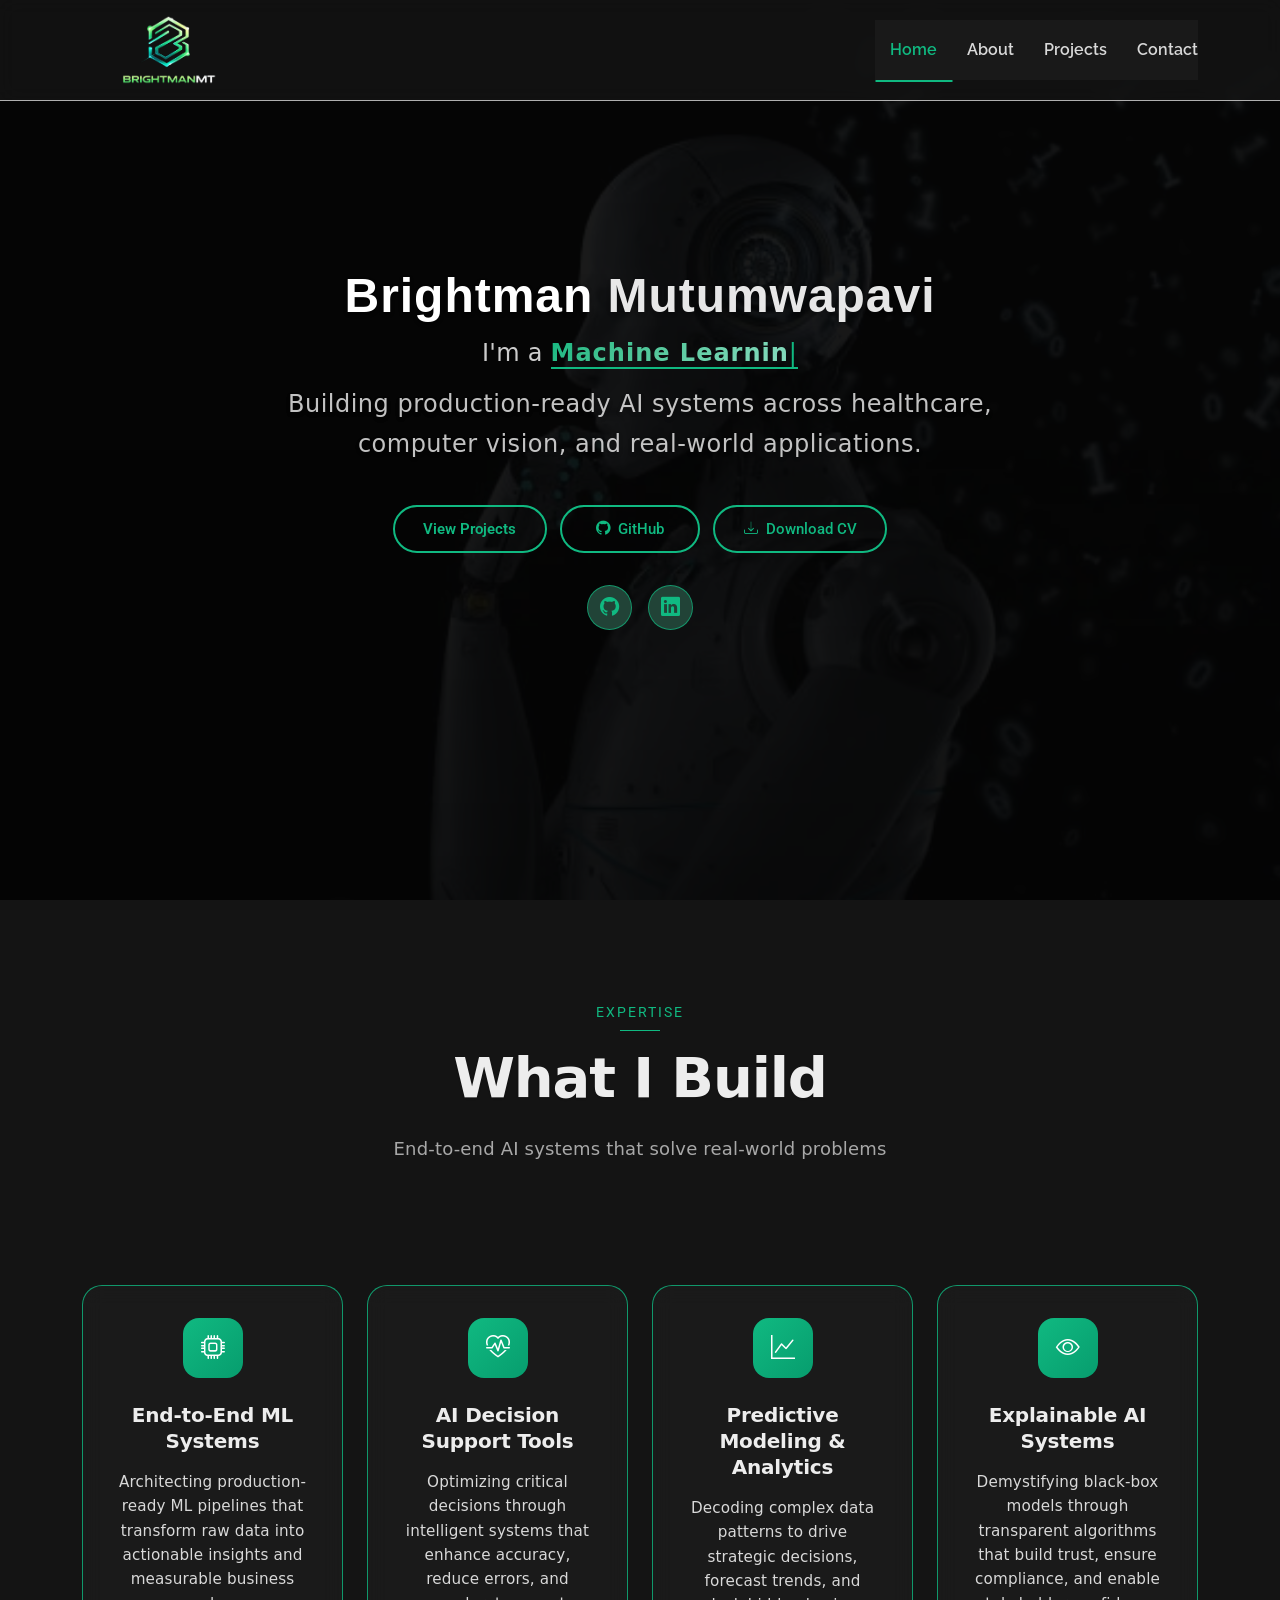
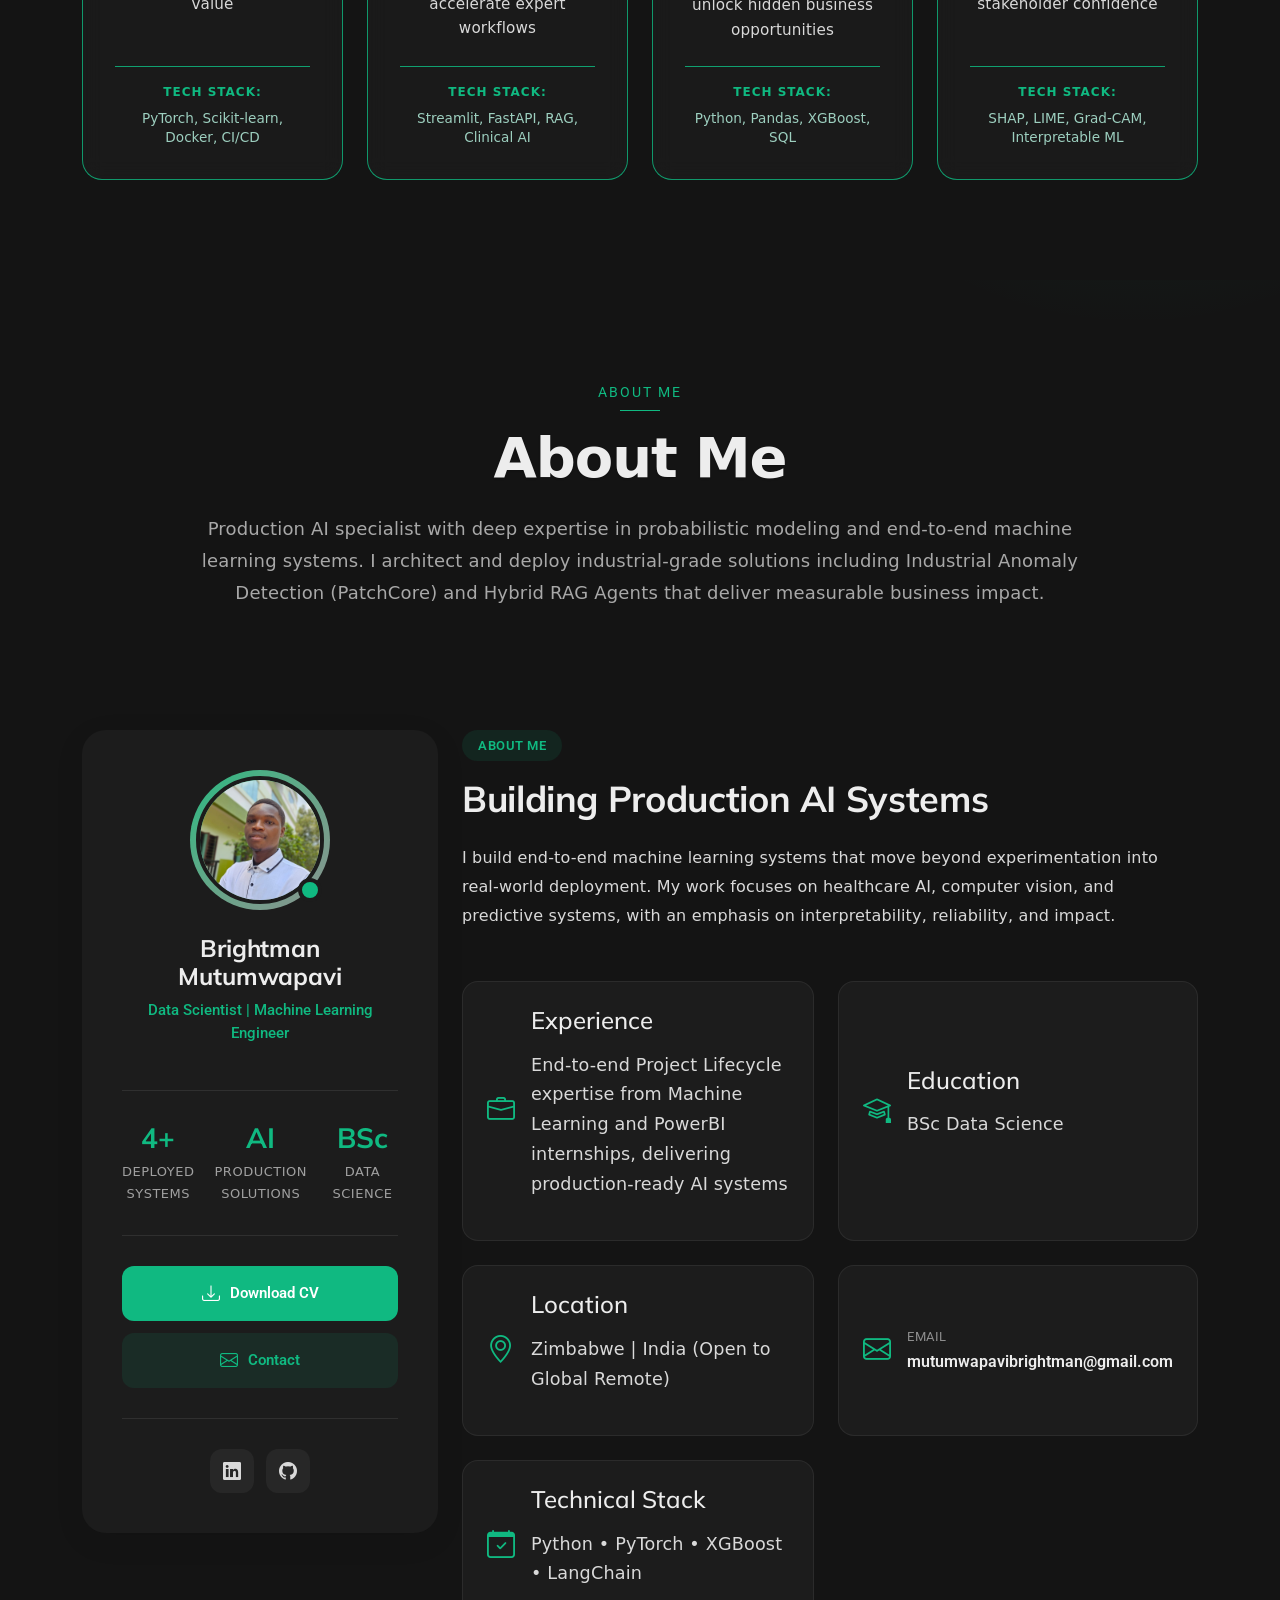
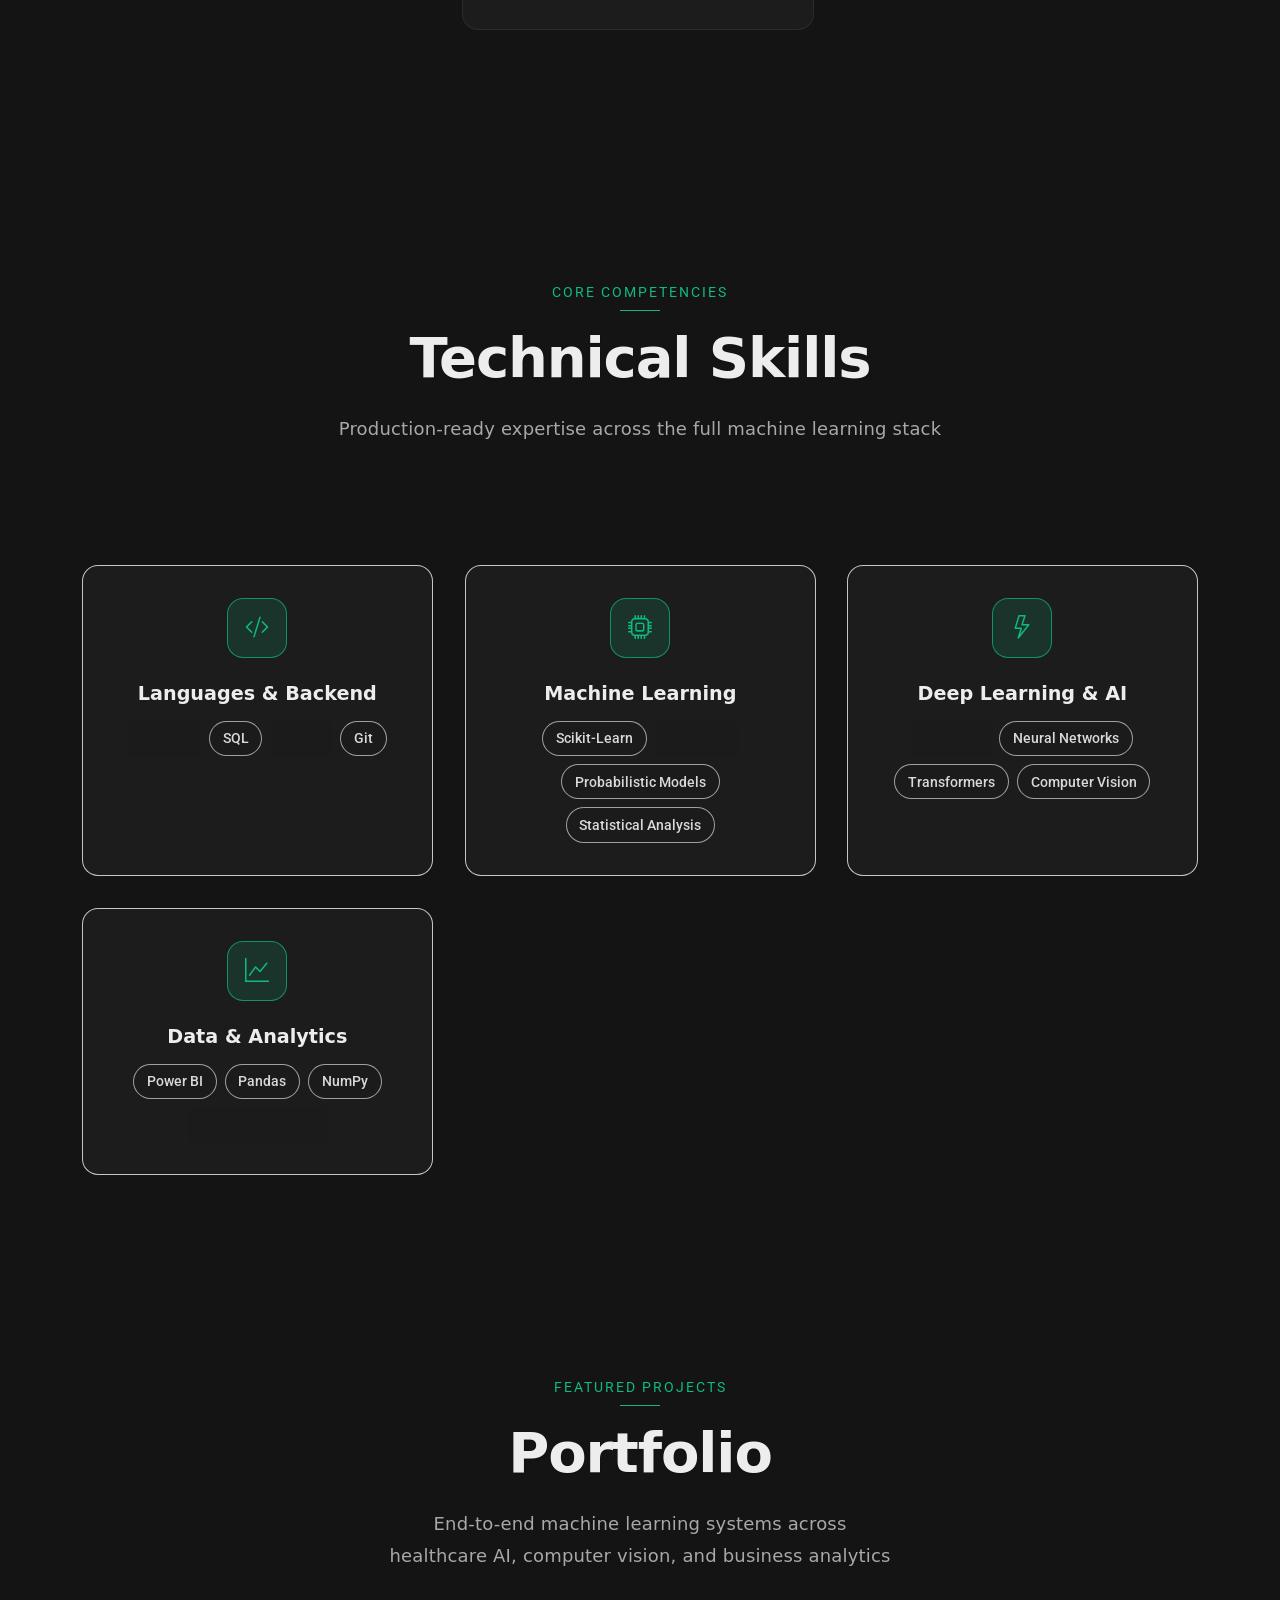
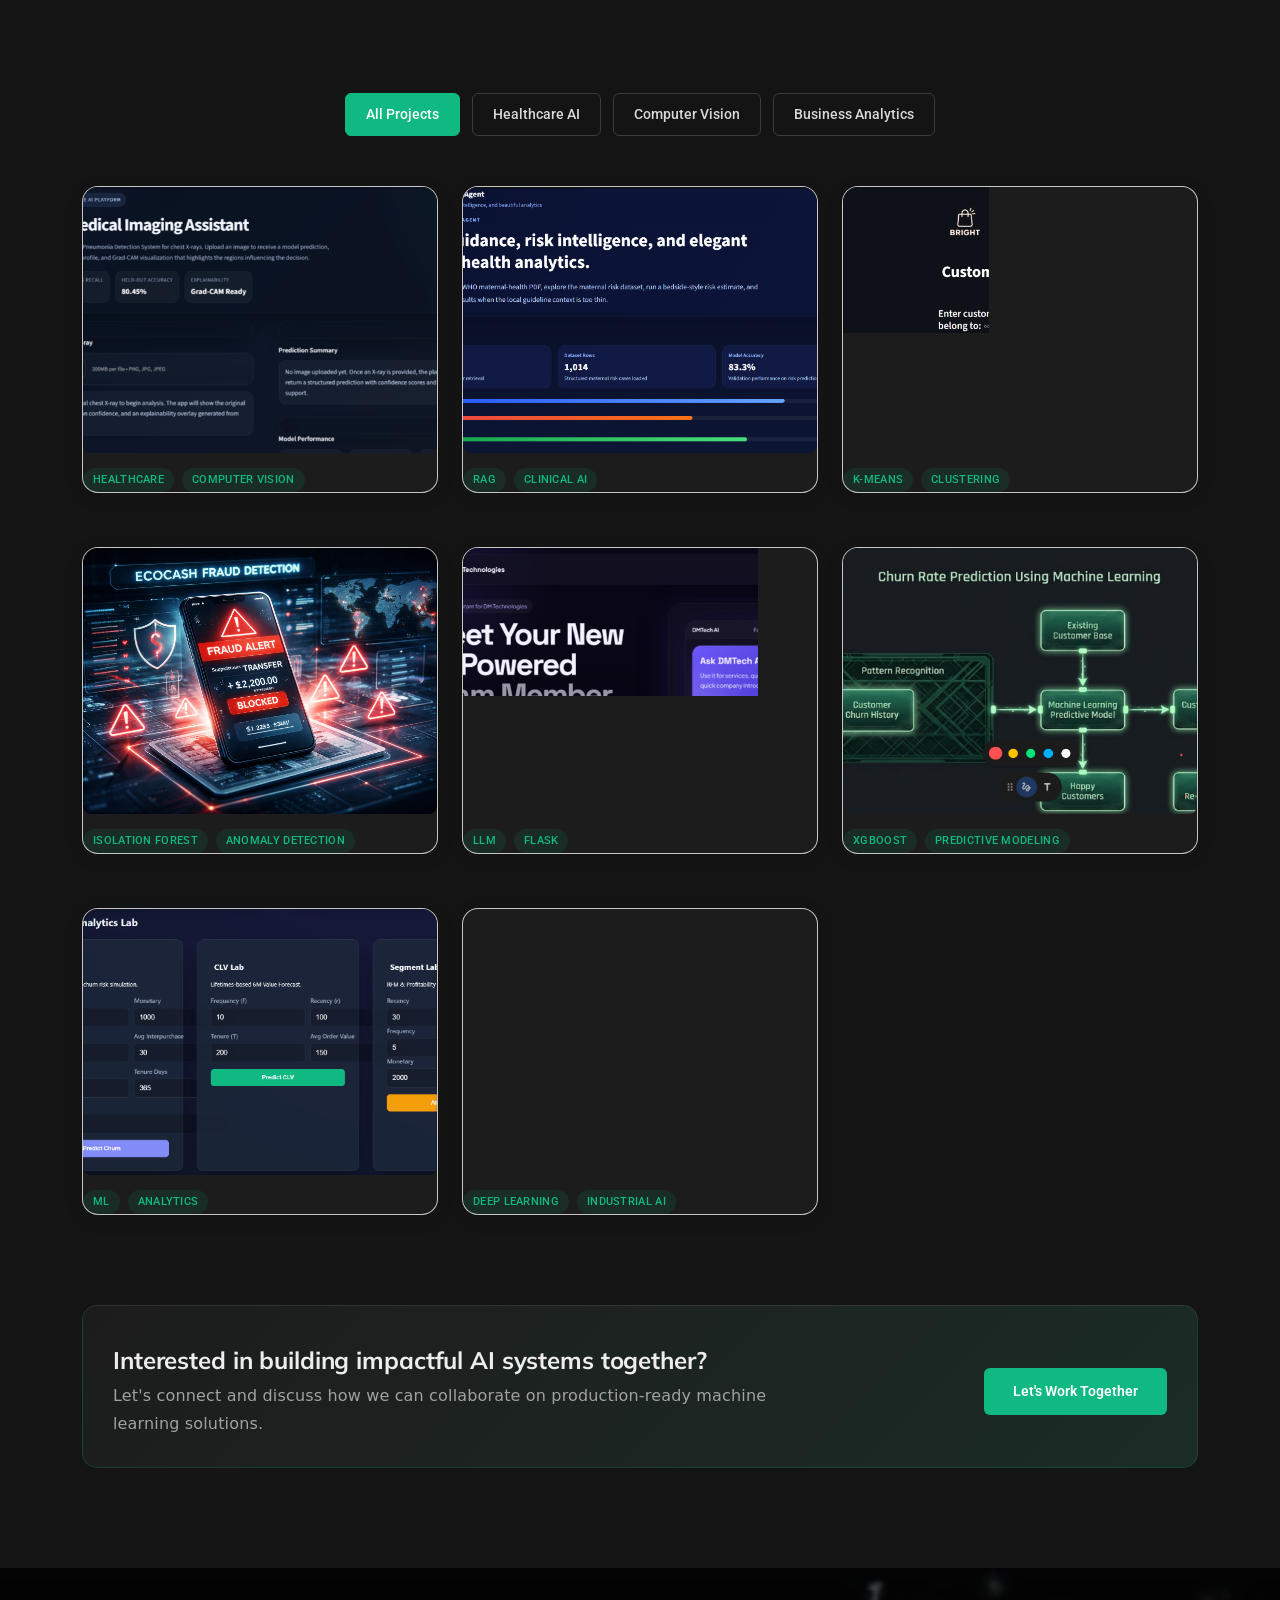
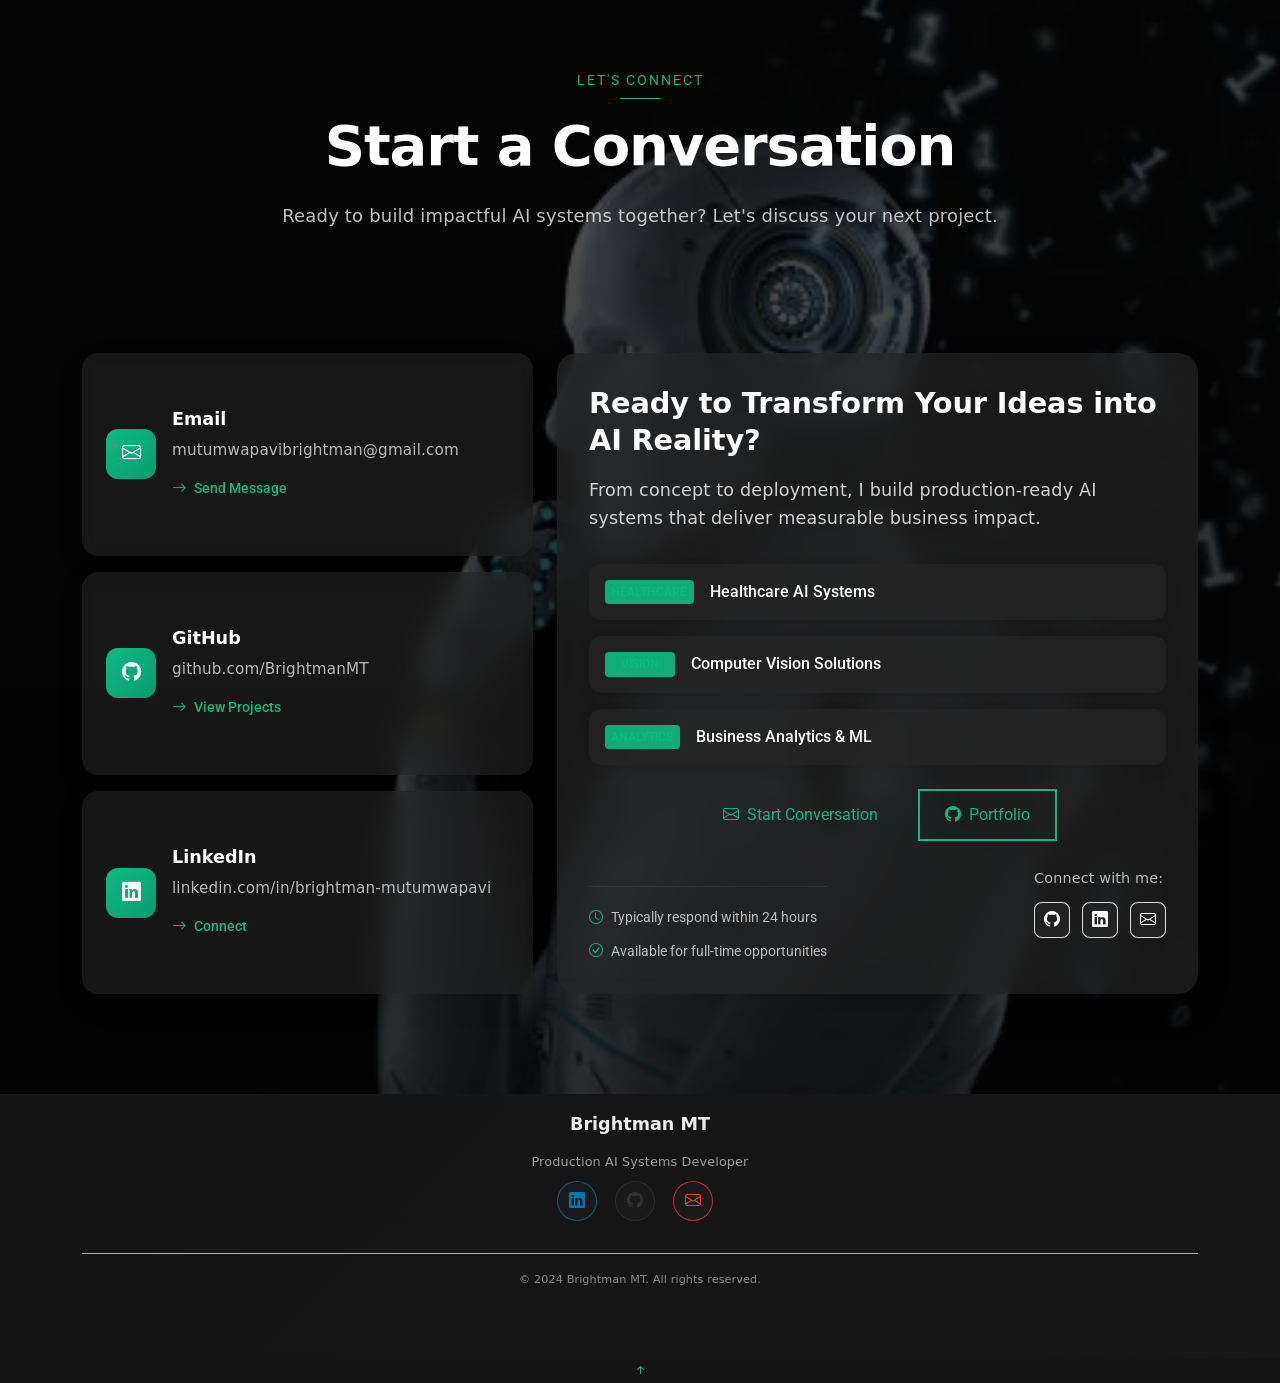
<file: Craftivo/index.html>
<!DOCTYPE html>
<html lang="en">

<head>
  <meta charset="utf-8">
  <meta content="width=device-width, initial-scale=1.0" name="viewport">
  <title>Brightman Mutumwapavi - Data Scientist | Machine Learning Engineer</title>
  <meta name="description" content="Data Scientist and Machine Learning Engineer building end-to-end AI systems across healthcare, computer vision, and real-world applications.">
  <meta name="keywords" content="Data Scientist, Machine Learning Engineer, AI, Healthcare AI, Computer Vision, Deep Learning, PyTorch">

  <!-- Favicons -->
  <link href="assets/img/favicon.png" rel="icon">
  <link href="assets/img/apple-touch-icon.png" rel="apple-touch-icon">

  <!-- Fonts -->
  <link href="https://fonts.googleapis.com" rel="preconnect">
  <link href="https://fonts.gstatic.com" rel="preconnect" crossorigin>
  <link href="https://fonts.googleapis.com/css2?family=Roboto:ital,wght@0,100;0,300;0,400;0,500;0,700;0,900;1,100;1,300;1,400;1,500;1,700;1,900&family=Raleway:ital,wght@0,100;0,200;0,300;0,400;0,500;0,600;0,700;0,800;0,900;1,100;1,200;1,300;1,400;1,500;1,600;1,700;1,800;1,900&family=Mulish:ital,wght@0,200;0,300;0,400;0,500;0,600;0,700;0,800;0,900;1,200;1,300;1,400;1,500;1,600;1,700;1,800;1,900&display=swap" rel="stylesheet">

  <!-- Vendor CSS Files -->
  <link href="assets/vendor/bootstrap/css/bootstrap.min.css" rel="stylesheet">
  <link href="assets/vendor/bootstrap-icons/bootstrap-icons.css" rel="stylesheet">
  <link href="assets/vendor/aos/aos.css" rel="stylesheet">
  <link href="assets/vendor/glightbox/css/glightbox.min.css" rel="stylesheet">
  <link href="assets/vendor/swiper/swiper-bundle.min.css" rel="stylesheet">

  <!-- Main CSS File -->
  <link href="assets/css/main.css" rel="stylesheet">

  <!-- =======================================================
  * Template Name: Craftivo
  * Template URL: https://bootstrapmade.com/craftivo-bootstrap-portfolio-template/
  * Updated: Oct 04 2025 with Bootstrap v5.3.8
  * Author: BootstrapMade.com
  * License: https://bootstrapmade.com/license/
  ======================================================== -->
</head>

<body class="index-page">

  <header id="header" class="header d-flex align-items-center fixed-top">
    <div class="container-fluid container-xl position-relative d-flex align-items-center">

      <a href="index.html" class="logo d-flex align-items-center me-auto">
        <img src="assets/img/logo.png" alt="Brightman MT">
      </a>

      <nav id="navmenu" class="navmenu">
        <ul>
          <li><a href="#hero" class="active">Home</a></li>
          <li><a href="#about">About</a></li>
          <li><a href="#portfolio">Projects</a></li>
          <li><a href="#contact">Contact</a></li>
        </ul>
        <i class="mobile-nav-toggle d-xl-none bi bi-list"></i>
      </nav>

      
    </div>
  </header>

  <!-- Skip to Content Link -->
  <a href="#main" class="skip-link">Skip to main content</a>

  <main class="main">

    <!-- Hero Section -->
    <section id="hero" class="hero section dark-background">

      <div class="hero-background" data-aos="fade-in">
        <img src="assets/img/profile/profile_bright.webp" alt="" class="hero-bg-image">
        <div class="hero-overlay"></div>
      </div>

      <div class="container" data-aos="fade-up" data-aos-delay="100">
        <div class="row justify-content-center">
          <div class="col-lg-8 text-center">
            <h2 class="hero-name"><span class="name-first">Brightman</span> <span class="name-last">Mutumwapavi</span></h2>
            <p>I'm a <span class="typed" data-typed-items="Machine Learning Engineer, AI Systems Builder, Data Scientist"></span><span class="typed-cursor" aria-hidden="true"></span></p>
            <p class="hero-subtitle">Building production-ready AI systems across healthcare, computer vision, and real-world applications.</p>
            <div class="hero-cta">
              <a href="#portfolio" class="btn-getstarted">View Projects</a>
              <a href="https://github.com/BrightmanMT" target="_blank" class="btn-getstarted-secondary"><i class="bi bi-github"></i>GitHub</a>
              <a href="assets/Brightman Mutumwapavi_cv.pdf" class="btn-getstarted-secondary" download><i class="bi bi-download"></i>Download CV</a>
            </div>
            <div class="hero-social">
              <a href="https://github.com/BrightmanMT" target="_blank" class="social-link"><i class="bi bi-github"></i></a>
              <a href="https://www.linkedin.com/in/brightman-mutumwapavi-aa567b28a" target="_blank" class="social-link"><i class="bi bi-linkedin"></i></a>
            </div>
          </div>
        </div>
      </div>

    </section><!-- /Hero Section -->

    <!-- What I Build Section -->
    <section id="what-i-build" class="what-i-build section">
      <div class="container" data-aos="fade-up">
        <div class="section-title">
          <span class="subtitle">Expertise</span>
          <h2>What I Build</h2>
          <p>End-to-end AI systems that solve real-world problems</p>
        </div>
        
        <div class="row gy-4">
          <div class="col-lg-3 col-md-6 stagger-item" data-aos="fade-up" data-aos-delay="100">
            <div class="build-card">
              <div class="build-icon">
                <i class="bi bi-cpu"></i>
              </div>
              <h4>End-to-End ML Systems</h4>
              <p>Architecting production-ready ML pipelines that transform raw data into actionable insights and measurable business value</p>
              <div class="tech-stack">
                <span class="tech-label">Tech Stack:</span>
                <span class="tech-items">PyTorch, Scikit-learn, Docker, CI/CD</span>
              </div>
            </div>
          </div>
          
          <div class="col-lg-3 col-md-6 stagger-item" data-aos="fade-up" data-aos-delay="200">
            <div class="build-card">
              <div class="build-icon">
                <i class="bi bi-heart-pulse"></i>
              </div>
              <h4>AI Decision Support Tools</h4>
              <p>Optimizing critical decisions through intelligent systems that enhance accuracy, reduce errors, and accelerate expert workflows</p>
              <div class="tech-stack">
                <span class="tech-label">Tech Stack:</span>
                <span class="tech-items">Streamlit, FastAPI, RAG, Clinical AI</span>
              </div>
            </div>
          </div>
          
          <div class="col-lg-3 col-md-6 stagger-item" data-aos="fade-up" data-aos-delay="300">
            <div class="build-card">
              <div class="build-icon">
                <i class="bi bi-graph-up"></i>
              </div>
              <h4>Predictive Modeling & Analytics</h4>
              <p>Decoding complex data patterns to drive strategic decisions, forecast trends, and unlock hidden business opportunities</p>
              <div class="tech-stack">
                <span class="tech-label">Tech Stack:</span>
                <span class="tech-items">Python, Pandas, XGBoost, SQL</span>
              </div>
            </div>
          </div>
          
          <div class="col-lg-3 col-md-6 stagger-item" data-aos="fade-up" data-aos-delay="400">
            <div class="build-card">
              <div class="build-icon">
                <i class="bi bi-eye"></i>
              </div>
              <h4>Explainable AI Systems</h4>
              <p>Demystifying black-box models through transparent algorithms that build trust, ensure compliance, and enable stakeholder confidence</p>
              <div class="tech-stack">
                <span class="tech-label">Tech Stack:</span>
                <span class="tech-items">SHAP, LIME, Grad-CAM, Interpretable ML</span>
              </div>
            </div>
          </div>
        </div>
      </div>
    </section><!-- /What I Build Section -->

    <!-- About Section -->
    <section id="about" class="about section">

      <!-- Section Title -->
      <div class="container section-title" data-aos="fade-up">
        <span class="subtitle">About Me</span>
        <h2>About Me</h2>
        <p>Production AI specialist with deep expertise in probabilistic modeling and end-to-end machine learning systems. I architect and deploy industrial-grade solutions including Industrial Anomaly Detection (PatchCore) and Hybrid RAG Agents that deliver measurable business impact.</p>
      </div><!-- End Section Title -->

      <div class="container" data-aos="fade-up" data-aos-delay="100">

        <div class="row gy-5">
          <div class="col-lg-4" data-aos="zoom-in" data-aos-delay="150">
            <div class="profile-card">
              <div class="profile-header">
                <div class="profile-avatar">
                  <img src="assets/img/profile/profile_bright2.jpeg" alt="" class="img-fluid rounded-circle">
                  <div class="status-indicator"></div>
                </div>
                <h3>Brightman Mutumwapavi</h3>
                <span class="role">Data Scientist | Machine Learning Engineer</span>
              </div>

              <div class="profile-stats">
                <div class="stat-item">
                  <h4>4+</h4>
                  <p>Deployed Systems</p>
                </div>
                <div class="stat-item">
                  <h4>AI</h4>
                  <p>Production Solutions</p>
                </div>
                <div class="stat-item">
                  <h4>BSc</h4>
                  <p>Data Science</p>
                </div>
              </div>

              <div class="profile-actions">
                <a href="#" class="btn-primary"><i class="bi bi-download"></i> Download CV</a>
                <a href="mailto:mutumwapavibrightman@gmail.com" class="btn-secondary"><i class="bi bi-envelope"></i> Contact</a>
              </div>

              <div class="social-connect">
                <a href="https://www.linkedin.com/in/brightman-mutumwapavi-aa567b28a" target="_blank"><i class="bi bi-linkedin"></i></a>
                <a href="https://github.com/BrightmanMT" target="_blank"><i class="bi bi-github"></i></a>
              </div>
            </div>
          </div>

          <div class="col-lg-8" data-aos="fade-left" data-aos-delay="200">
            <div class="content-wrapper">
              <div class="bio-section">
                <div class="section-tag">About Me</div>
                <h2>Building Production AI Systems</h2>
                <p>I build end-to-end machine learning systems that move beyond experimentation into real-world deployment. My work focuses on healthcare AI, computer vision, and predictive systems, with an emphasis on interpretability, reliability, and impact.</p>
              </div>

              <div class="details-grid">
                <div class="detail-item" data-aos="fade-up" data-aos-delay="250">
                  <i class="bi bi-briefcase"></i>
                  <div class="profile-content">
                    <h4>Experience</h4>
                    <p>End-to-end Project Lifecycle expertise from Machine Learning and PowerBI internships, delivering production-ready AI systems</p>
                  </div>
                </div>

                <div class="detail-item" data-aos="fade-up" data-aos-delay="300">
                  <i class="bi bi-mortarboard"></i>
                  <div class="profile-content">
                    <h4>Education</h4>
                    <p>BSc Data Science</p>
                  </div>
                </div>

                <div class="detail-item" data-aos="fade-up" data-aos-delay="350">
                  <i class="bi bi-geo-alt"></i>
                  <div class="profile-content">
                    <h4>Location</h4>
                    <p>Zimbabwe | India (Open to Global Remote)</p>
                  </div>
                </div>

                <div class="detail-item" data-aos="fade-up" data-aos-delay="100">
                  <i class="bi bi-envelope"></i>
                  <div class="detail-content">
                    <span>Email</span>
                    <strong>mutumwapavibrightman@gmail.com</strong>
                  </div>
                </div>

                <div class="detail-item" data-aos="fade-up" data-aos-delay="200">
                  <i class="bi bi-calendar-check"></i>
                  <div class="profile-content">
                    <h4>Technical Stack</h4>
                    <p>Python &bull; PyTorch &bull; XGBoost &bull; LangChain</p>
                  </div>
                </div>
              </div>

                          </div>
          </div>
        </div>

      </div>

    </section><!-- /About Section -->

    <!-- Technical Skills Section -->
    <section id="technical-skills" class="technical-skills section">
      <div class="container">
        <div class="section-title" data-aos="fade-up">
          <span class="subtitle">Core Competencies</span>
          <h2>Technical Skills</h2>
          <p>Production-ready expertise across the full machine learning stack</p>
        </div>

        <div class="skills-grid" data-aos="fade-up" data-aos-delay="100">
          <div class="skill-card">
            <div class="skill-icon">
              <i class="bi bi-code-slash"></i>
            </div>
            <h4>Languages & Backend</h4>
            <div class="skill-items">
              <span class="skill-item">Python</span>
              <span class="skill-item">SQL</span>
              <span class="skill-item">Flask</span>
              <span class="skill-item">Git</span>
            </div>
          </div>

          <div class="skill-card">
            <div class="skill-icon">
              <i class="bi bi-cpu"></i>
            </div>
            <h4>Machine Learning</h4>
            <div class="skill-items">
              <span class="skill-item">Scikit-Learn</span>
              <span class="skill-item">XGBoost</span>
              <span class="skill-item">Probabilistic Models</span>
              <span class="skill-item">Statistical Analysis</span>
            </div>
          </div>

          <div class="skill-card">
            <div class="skill-icon">
              <i class="bi bi-lightning"></i>
            </div>
            <h4>Deep Learning & AI</h4>
            <div class="skill-items">
              <span class="skill-item">PyTorch</span>
              <span class="skill-item">Neural Networks</span>
              <span class="skill-item">Transformers</span>
              <span class="skill-item">Computer Vision</span>
            </div>
          </div>

          <div class="skill-card">
            <div class="skill-icon">
              <i class="bi bi-graph-up"></i>
            </div>
            <h4>Data & Analytics</h4>
            <div class="skill-items">
              <span class="skill-item">Power BI</span>
              <span class="skill-item">Pandas</span>
              <span class="skill-item">NumPy</span>
              <span class="skill-item">Data Engineering</span>
            </div>
          </div>
        </div>
      </div>
    </section><!-- /Technical Skills Section -->

    
    <!-- Portfolio Section -->
    <section id="portfolio" class="portfolio section">

      <!-- Section Title -->
      <div class="container section-title" data-aos="fade-up">
        <span class="subtitle">Featured Projects</span>
        <h2>Portfolio</h2>
        <p>End-to-end machine learning systems across healthcare AI, computer vision, and business analytics</p>
      </div><!-- End Section Title -->

      <div class="container" data-aos="fade-up" data-aos-delay="100">

        <div class="isotope-layout" data-default-filter="*" data-layout="masonry" data-sort="original-order">
          <ul class="portfolio-filters isotope-filters" data-aos="fade-up" data-aos-delay="200">
            <li data-filter="*" class="filter-active">All Projects</li>
            <li data-filter=".filter-healthcare">Healthcare AI</li>
            <li data-filter=".filter-computervision">Computer Vision</li>
            <li data-filter=".filter-analytics">Business Analytics</li>
          </ul>

          <div class="row gy-4 isotope-container" data-aos="fade-up" data-aos-delay="300">
            <div class="col-lg-4 col-md-6 portfolio-item isotope-item filter-healthcare">
              <div class="portfolio-card" onclick="openProjectModal('medical-imaging')">
                <div class="portfolio-image-container">
                  <img src="assets/img/medical_imaging.png" alt="AI Medical Imaging Assistant" class="img-fluid">
                  <div class="portfolio-overlay">
                    <div class="portfolio-info">
                      <span class="project-category">Healthcare AI</span>
                      <h4>AI Medical Imaging Assistant</h4>
                      <span class="impact-badge">99%+ Recall | Explainable AI (Grad-CAM)</span>
                    </div>
                    <div class="portfolio-actions">
                      <a href="https://brightmanmt-ai-medical-imaging-assistant-app-dk28lz.streamlit.app/" target="_blank" class="portfolio-link" onclick="event.stopPropagation()">
                        <i class="bi bi-box-arrow-up-right"></i>
                      </a>
                      <a href="https://github.com/BrightmanMT/ai-medical-imaging-assistant" target="_blank" class="portfolio-details" onclick="event.stopPropagation()">
                        <i class="bi bi-github"></i>
                      </a>
                      <a href="#" class="portfolio-expand" onclick="event.stopPropagation(); openProjectModal('medical-imaging')">
                        <i class="bi bi-arrows-angle-expand"></i>
                      </a>
                    </div>
                  </div>
                </div>
                <div class="portfolio-meta">
                  <div class="project-tags">
                    <span class="tag">Healthcare</span>
                    <span class="tag">Computer Vision</span>
                  </div>
                  <div class="project-year">2024</div>
                </div>
              </div>
            </div>

            <div class="col-lg-4 col-md-6 portfolio-item isotope-item filter-healthcare">
              <div class="portfolio-card" onclick="openProjectModal('maternal-ai')">
                <div class="portfolio-image-container">
                  <img src="assets/img/AI_martenal_health.png" alt="Maternal Health Hybrid AI Agent" class="img-fluid">
                  <div class="portfolio-overlay">
                    <div class="portfolio-info">
                      <span class="project-category">Healthcare AI</span>
                      <h4>Maternal Health Hybrid AI Agent</h4>
                      <span class="impact-badge">RAG + Risk Prediction | Clinical Decision Support</span>
                    </div>
                    <div class="portfolio-actions">
                      <a href="https://brightmanmt-maternal-health-hybrid-ai-agent-app-cls4kv.streamlit.app/" target="_blank" class="portfolio-link" onclick="event.stopPropagation()">
                        <i class="bi bi-box-arrow-up-right"></i>
                      </a>
                      <a href="https://github.com/BrightmanMT/maternal-health-hybrid-ai-agent" target="_blank" class="portfolio-details" onclick="event.stopPropagation()">
                        <i class="bi bi-github"></i>
                      </a>
                      <a href="#" class="portfolio-expand" onclick="event.stopPropagation(); openProjectModal('maternal-ai')">
                        <i class="bi bi-arrows-angle-expand"></i>
                      </a>
                    </div>
                  </div>
                </div>
                <div class="portfolio-meta">
                  <div class="project-tags">
                    <span class="tag">RAG</span>
                    <span class="tag">Clinical AI</span>
                  </div>
                  <div class="project-year">2024</div>
                </div>
              </div>
            </div>

            <div class="col-lg-4 col-md-6 portfolio-item isotope-item filter-analytics">
              <div class="portfolio-card" onclick="openProjectModal('segmentation')">
                <div class="portfolio-image-container">
                  <img src="assets/img/kmeans.png" alt="Customer Segmentation Engine" class="img-fluid">
                  <div class="portfolio-overlay">
                    <div class="portfolio-info">
                      <span class="project-category">Business Analytics</span>
                      <h4>Customer Segmentation Engine</h4>
                      <span class="impact-badge">4 Segments | 20–30% Retention Lift Potential | Behavioral Clustering</span>
                    </div>
                    <div class="portfolio-actions">
                      <a href="https://customersegmentationkmeans-f9tbtxtloyjtgiefse2qzq.streamlit.app/" target="_blank" class="portfolio-link" onclick="event.stopPropagation()">
                        <i class="bi bi-box-arrow-up-right"></i>
                      </a>
                      <a href="https://github.com/BrightmanMT/Customer_Segmentation_kmeans" target="_blank" class="portfolio-details" onclick="event.stopPropagation()">
                        <i class="bi bi-github"></i>
                      </a>
                      <a href="#" class="portfolio-expand" onclick="event.stopPropagation(); openProjectModal('segmentation')">
                        <i class="bi bi-arrows-angle-expand"></i>
                      </a>
                    </div>
                  </div>
                </div>
                <div class="portfolio-meta">
                  <div class="project-tags">
                    <span class="tag">K-Means</span>
                    <span class="tag">Clustering</span>
                  </div>
                  <div class="project-year">2024</div>
                </div>
              </div>
            </div>

            <div class="col-lg-4 col-md-6 portfolio-item isotope-item filter-analytics">
              <div class="portfolio-card" onclick="openProjectModal('fraud-detection')">
                <div class="portfolio-image-container">
                  <img src="assets/img/eco_scam.png" alt="Mobile Money Fraud Detection" class="img-fluid">
                  <div class="portfolio-overlay">
                    <div class="portfolio-info">
                      <span class="project-category">Business Analytics</span>
                      <h4>Mobile Money Fraud Detection</h4>
                      <span class="impact-badge">Anomaly Detection | Fraud Prevention | Real-Time Risk Signals</span>
                    </div>
                    <div class="portfolio-actions">
                      <a href="#" target="_blank" class="portfolio-link" onclick="event.stopPropagation()">
                        <i class="bi bi-box-arrow-up-right"></i>
                      </a>
                      <a href="https://github.com/BrightmanMT/StopEcoCashScams" target="_blank" class="portfolio-details" onclick="event.stopPropagation()">
                        <i class="bi bi-github"></i>
                      </a>
                      <a href="#" class="portfolio-expand" onclick="event.stopPropagation(); openProjectModal('fraud-detection')">
                        <i class="bi bi-arrows-angle-expand"></i>
                      </a>
                    </div>
                  </div>
                </div>
                <div class="portfolio-meta">
                  <div class="project-tags">
                    <span class="tag">Isolation Forest</span>
                    <span class="tag">Anomaly Detection</span>
                  </div>
                  <div class="project-year">2024</div>
                </div>
              </div>
            </div>

            <div class="col-lg-4 col-md-6 portfolio-item isotope-item filter-analytics">
              <div class="portfolio-card" onclick="openProjectModal('ai-assistant')">
                <div class="portfolio-image-container">
                  <img src="assets/img/chatbot.png" alt="AI Customer Assistant" class="img-fluid">
                  <div class="portfolio-overlay">
                    <div class="portfolio-info">
                      <span class="project-category">Business Analytics</span>
                      <h4>AI Customer Assistant</h4>
                      <span class="impact-badge">LLM + Flask | 24/7 Support | Lead Conversion Optimization</span>
                    </div>
                    <div class="portfolio-actions">
                      <a href="https://dmtech-ai-customer-assistant.onrender.com/" target="_blank" class="portfolio-link" onclick="event.stopPropagation()">
                        <i class="bi bi-box-arrow-up-right"></i>
                      </a>
                      <a href="https://github.com/BrightmanMT/DMTech_AI_Customer_Assistant" target="_blank" class="portfolio-details" onclick="event.stopPropagation()">
                        <i class="bi bi-github"></i>
                      </a>
                      <a href="#" class="portfolio-expand" onclick="event.stopPropagation(); openProjectModal('ai-assistant')">
                        <i class="bi bi-arrows-angle-expand"></i>
                      </a>
                    </div>
                  </div>
                </div>
                <div class="portfolio-meta">
                  <div class="project-tags">
                    <span class="tag">LLM</span>
                    <span class="tag">Flask</span>
                  </div>
                  <div class="project-year">2024</div>
                </div>
              </div>
            </div>

            <div class="col-lg-4 col-md-6 portfolio-item isotope-item filter-analytics">
              <div class="portfolio-card" onclick="openProjectModal('churn')">
                <div class="portfolio-image-container">
                  <img src="assets/img/churn_pred.png" alt="Customer Churn Prediction" class="img-fluid">
                  <div class="portfolio-overlay">
                    <div class="portfolio-info">
                      <span class="project-category">Business Analytics</span>
                      <h4>Customer Churn Prediction</h4>
                      <span class="impact-badge">95% Accuracy | 87% Recall | XGBoost Model</span>
                    </div>
                    <div class="portfolio-actions">
                      <a href="#" target="_blank" class="portfolio-link" onclick="event.stopPropagation()">
                        <i class="bi bi-box-arrow-up-right"></i>
                      </a>
                      <a href="https://github.com/BrightmanMT/Churn-Prediction" target="_blank" class="portfolio-details" onclick="event.stopPropagation()">
                        <i class="bi bi-github"></i>
                      </a>
                      <a href="#" class="portfolio-expand" onclick="event.stopPropagation(); openProjectModal('churn')">
                        <i class="bi bi-arrows-angle-expand"></i>
                      </a>
                    </div>
                  </div>
                </div>
                <div class="portfolio-meta">
                  <div class="project-tags">
                    <span class="tag">XGBoost</span>
                    <span class="tag">Predictive Modeling</span>
                  </div>
                  <div class="project-year">2024</div>
                </div>
              </div>
            </div>

            <div class="col-lg-4 col-md-6 portfolio-item isotope-item filter-analytics">
              <div class="portfolio-card" onclick="openProjectModal('clv-system')">
                <div class="portfolio-image-container">
                  <img src="assets/img/clv.png" alt="Customer Lifetime Value System" class="img-fluid">
                  <div class="portfolio-overlay">
                    <div class="portfolio-info">
                      <span class="project-category">Business Analytics</span>
                      <h4>Customer Lifetime Value System</h4>
                      <span class="impact-badge">Hybrid ML System | BG/NBD + Churn Modeling</span>
                    </div>
                    <div class="portfolio-actions">
                      <a href="https://clv3.onrender.com/" target="_blank" class="portfolio-link" onclick="event.stopPropagation()">
                        <i class="bi bi-box-arrow-up-right"></i>
                      </a>
                      <a href="https://github.com/BrightmanMT/CLV3" target="_blank" class="portfolio-details" onclick="event.stopPropagation()">
                        <i class="bi bi-github"></i>
                      </a>
                      <a href="#" class="portfolio-expand" onclick="event.stopPropagation(); openProjectModal('clv-system')">
                        <i class="bi bi-arrows-angle-expand"></i>
                      </a>
                    </div>
                  </div>
                </div>
                <div class="portfolio-meta">
                  <div class="project-tags">
                    <span class="tag">ML</span>
                    <span class="tag">Analytics</span>
                  </div>
                  <div class="project-year">2024</div>
                </div>
              </div>
            </div>

            <div class="col-lg-4 col-md-6 portfolio-item isotope-item filter-computervision">
              <div class="portfolio-card" onclick="openProjectModal('defect-detection')">
                <div class="portfolio-image-container">
                  <img src="assets/img/parthcore_detect.png" alt="PatchCore Defect Detection" class="img-fluid">
                  <div class="portfolio-overlay">
                    <div class="portfolio-info">
                      <span class="project-category">Computer Vision</span>
                      <h4>PatchCore Defect Detection</h4>
                      <span class="impact-badge">92% Accuracy | Industrial Anomaly Detection</span>
                    </div>
                    <div class="portfolio-actions">
                      <a href="https://github.com/BrightmanMT/patchcore-defect-detection" target="_blank" class="portfolio-details" onclick="event.stopPropagation()">
                        <i class="bi bi-github"></i>
                      </a>
                      <a href="#" class="portfolio-expand" onclick="event.stopPropagation(); openProjectModal('defect-detection')">
                        <i class="bi bi-arrows-angle-expand"></i>
                      </a>
                    </div>
                  </div>
                </div>
                <div class="portfolio-meta">
                  <div class="project-tags">
                    <span class="tag">Deep Learning</span>
                    <span class="tag">Industrial AI</span>
                  </div>
                  <div class="project-year">2024</div>
                </div>
              </div>
            </div>
                              </div>

        </div>

        <div class="portfolio-bottom" data-aos="fade-up" data-aos-delay="400">
          <div class="row align-items-center">
            <div class="col-lg-8">
              <h3>Interested in building impactful AI systems together?</h3>
              <p>Let's connect and discuss how we can collaborate on production-ready machine learning solutions.</p>
            </div>
            <div class="col-lg-4 text-lg-end">
              <a href="#contact" class="btn btn-accent">Let's Work Together</a>
            </div>
          </div>
        </div>

      </div>

    </section><!-- /Portfolio Section -->

    <!-- Contact Section -->
    <section id="contact" class="contact section dark-background">

      <!-- Hero Background for Contact -->
      <div class="hero-background" data-aos="fade-in">
        <img src="assets/img/profile/profile_bright.webp" alt="" class="hero-bg-image">
        <div class="hero-overlay"></div>
      </div>

      <!-- Section Title -->
      <div class="container section-title" data-aos="fade-up">
        <span class="subtitle">Let's Connect</span>
        <h2>Start a Conversation</h2>
        <p>Ready to build impactful AI systems together? Let's discuss your next project.</p>
      </div><!-- End Section Title -->

      <div class="container">

        <div class="row gy-4">

          <div class="col-lg-5">
            <div class="contact-info-cards" data-aos="fade-up" data-aos-delay="100">
              <div class="info-card">
                <div class="card-icon">
                  <i class="bi bi-envelope"></i>
                </div>
                <div class="card-content">
                  <h4>Email</h4>
                  <p>mutumwapavibrightman@gmail.com</p>
                  <a href="mailto:mutumwapavibrightman@gmail.com" class="card-link">
                    <i class="bi bi-arrow-right"></i> Send Message
                  </a>
                </div>
              </div>

              <div class="info-card">
                <div class="card-icon">
                  <i class="bi bi-github"></i>
                </div>
                <div class="card-content">
                  <h4>GitHub</h4>
                  <p>github.com/BrightmanMT</p>
                  <a href="https://github.com/BrightmanMT" target="_blank" class="card-link">
                    <i class="bi bi-arrow-right"></i> View Projects
                  </a>
                </div>
              </div>

              <div class="info-card">
                <div class="card-icon">
                  <i class="bi bi-linkedin"></i>
                </div>
                <div class="card-content">
                  <h4>LinkedIn</h4>
                  <p>linkedin.com/in/brightman-mutumwapavi</p>
                  <a href="https://www.linkedin.com/in/brightman-mutumwapavi-aa567b28a" target="_blank" class="card-link">
                    <i class="bi bi-arrow-right"></i> Connect
                  </a>
                </div>
              </div>
            </div>
          </div>

          <div class="col-lg-7">
            <div class="contact-main-cta" data-aos="fade-up" data-aos-delay="200">
              <div class="cta-header">
                <h3>Ready to Transform Your Ideas into AI Reality?</h3>
                <p>From concept to deployment, I build production-ready AI systems that deliver measurable business impact.</p>
              </div>
              
              <div class="expertise-highlights">
                <div class="highlight-item">
                  <span class="highlight-icon"> healthcare</span>
                  <span class="highlight-text">Healthcare AI Systems</span>
                </div>
                <div class="highlight-item">
                  <span class="highlight-icon"> vision</span>
                  <span class="highlight-text">Computer Vision Solutions</span>
                </div>
                <div class="highlight-item">
                  <span class="highlight-icon"> analytics</span>
                  <span class="highlight-text">Business Analytics & ML</span>
                </div>
              </div>

              <div class="cta-actions">
                <a href="mailto:mutumwapavibrightman@gmail.com" class="btn-getstarted">
                  <i class="bi bi-envelope"></i> Start Conversation
                </a>
                <a href="https://github.com/BrightmanMT" target="_blank" class="btn-getstarted-secondary">
                  <i class="bi bi-github"></i> Portfolio
                </a>
              </div>

              <div class="contact-meta">
                <div class="response-info">
                  <div class="response-time">
                    <i class="bi bi-clock"></i>
                    <span>Typically respond within 24 hours</span>
                  </div>
                  <div class="availability">
                    <i class="bi bi-check-circle"></i>
                    <span>Available for full-time opportunities</span>
                  </div>
                </div>
                
                <div class="social-connect">
                  <p>Connect with me:</p>
                  <div class="social-links-enhanced">
                    <a href="https://github.com/BrightmanMT" target="_blank" class="social-btn github">
                      <i class="bi bi-github"></i>
                    </a>
                    <a href="https://www.linkedin.com/in/brightman-mutumwapavi-aa567b28a" target="_blank" class="social-btn linkedin">
                      <i class="bi bi-linkedin"></i>
                    </a>
                    <a href="mailto:mutumwapavibrightman@gmail.com" class="social-btn email">
                      <i class="bi bi-envelope"></i>
                    </a>
                  </div>
                </div>
              </div>
            </div>
          </div>

        </div>

      </div>

    </section><!-- /Contact Section -->

  </main>

  <footer id="footer" class="footer">

    <div class="container">
      <div class="footer-content">
        <div class="footer-brand">
          <h4>Brightman MT</h4>
          <p>Production AI Systems Developer</p>
          <div class="social-links">
            <a href="https://www.linkedin.com/in/brightman-mutumwapavi-aa567b28a" target="_blank"><i class="bi bi-linkedin"></i></a>
            <a href="https://github.com/BrightmanMT" target="_blank"><i class="bi bi-github"></i></a>
            <a href="mailto:mutumwapavibrightman@gmail.com"><i class="bi bi-envelope"></i></a>
          </div>
        </div>
        
        <div class="footer-copyright">
          <p>&copy; 2024 Brightman MT. All rights reserved.</p>
        </div>
      </div>
    </div>

  </footer>

  <!-- Project Modal -->
  <div id="projectModal" class="project-modal">
    <div class="modal-overlay" onclick="closeProjectModal()"></div>
    <div class="modal-content">
      <div class="modal-header">
        <h2 id="modalTitle">Project Title</h2>
        <button class="modal-close" onclick="closeProjectModal()">
          <i class="bi bi-x"></i>
        </button>
      </div>
      <div class="modal-body">
        <div class="project-detail-section">
          <h3><i class="bi bi-lightbulb"></i> Problem Statement</h3>
          <p id="modalProblem">Problem description</p>
        </div>
        <div class="project-detail-section">
          <h3><i class="bi bi-gear"></i> Technical Approach</h3>
          <p id="modalApproach">Technical approach description</p>
        </div>
        <div class="project-detail-section">
          <h3><i class="bi bi-graph-up"></i> Results & Impact</h3>
          <p id="modalResults">Results and impact description</p>
        </div>
        <div class="project-detail-section">
          <h3><i class="bi bi-tools"></i> Technologies Used</h3>
          <div id="modalTech" class="tech-tags"></div>
        </div>
      </div>
      <div class="modal-footer">
        <a id="modalLiveDemo" href="#" target="_blank" class="btn-getstarted">
          <i class="bi bi-box-arrow-up-right"></i> Live Demo
        </a>
        <a id="modalGithub" href="#" target="_blank" class="btn-getstarted-secondary">
          <i class="bi bi-github"></i> View Code
        </a>
      </div>
    </div>
  </div>

  <!-- Scroll Top -->
  <a href="#" id="scroll-top" class="scroll-top d-flex align-items-center justify-content-center"><i class="bi bi-arrow-up-short"></i></a>

  <!-- Preloader -->
  <div id="preloader"></div>

  <!-- Vendor JS Files -->
  <script src="assets/vendor/bootstrap/js/bootstrap.bundle.min.js"></script>
  <script src="assets/vendor/php-email-form/validate.js"></script>
  <script src="assets/vendor/aos/aos.js"></script>
  <script src="assets/vendor/typed.js/typed.umd.js"></script>
  <script src="assets/vendor/waypoints/noframework.waypoints.js"></script>
  <script src="assets/vendor/glightbox/js/glightbox.min.js"></script>
  <script src="assets/vendor/imagesloaded/imagesloaded.pkgd.min.js"></script>
  <script src="assets/vendor/isotope-layout/isotope.pkgd.min.js"></script>
  <script src="assets/vendor/swiper/swiper-bundle.min.js"></script>

  <!-- Main JS File -->
  <script src="assets/js/main.js"></script>
  
  <!-- Enhanced Features JS -->
  <script src="assets/js/enhancements.js"></script>

</body>

</html>
</file>
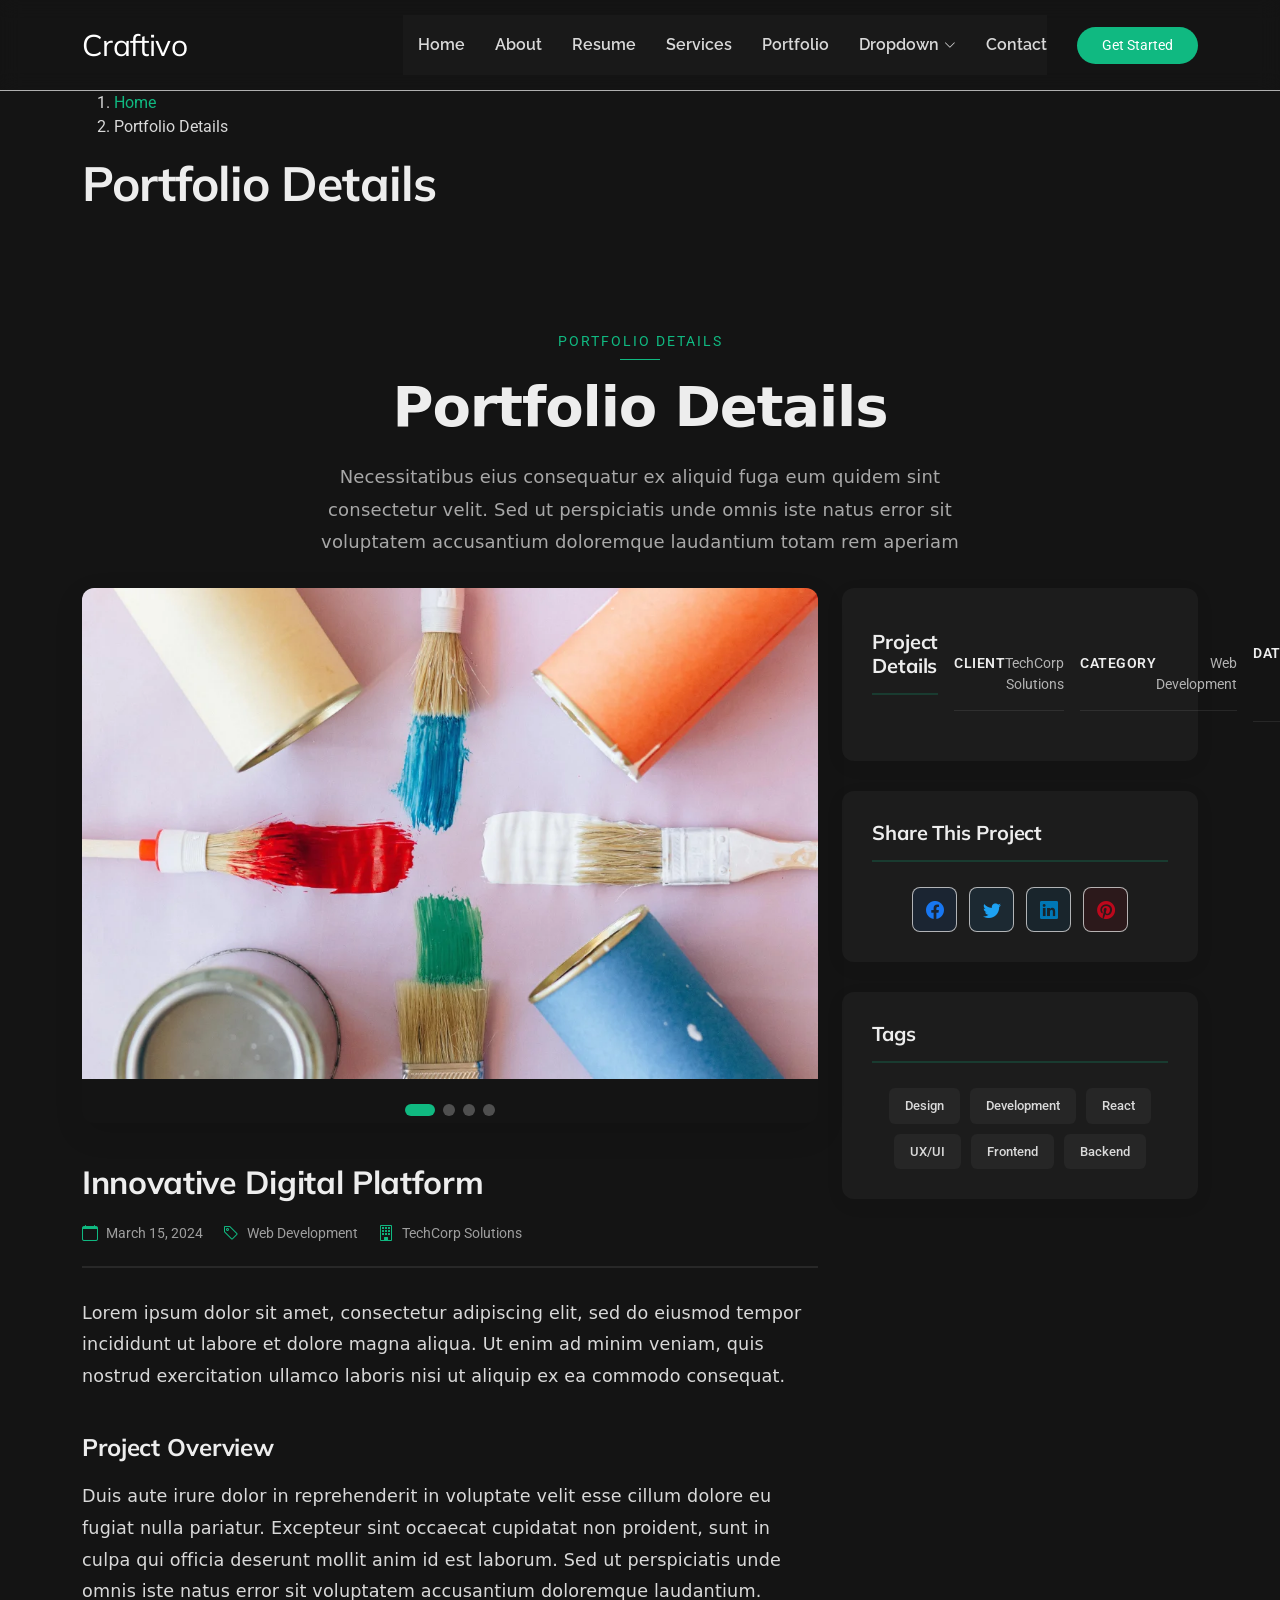
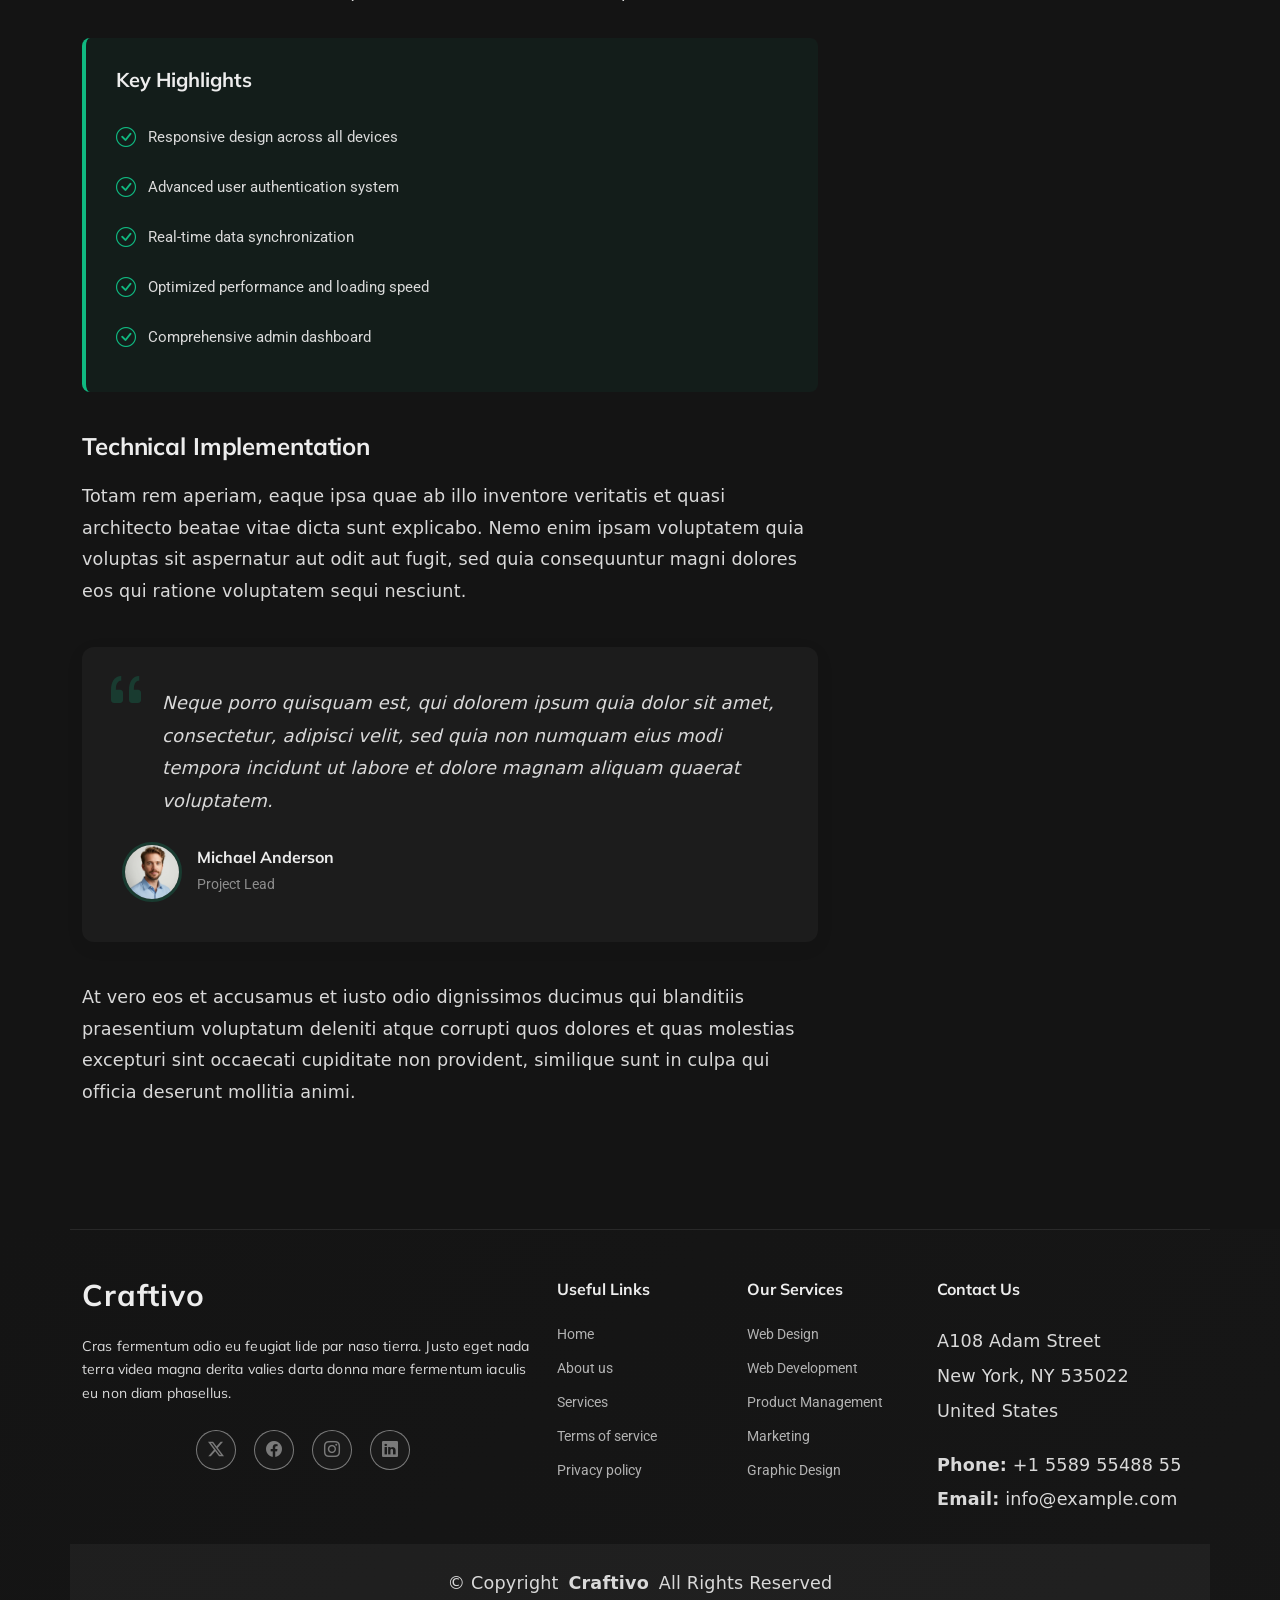
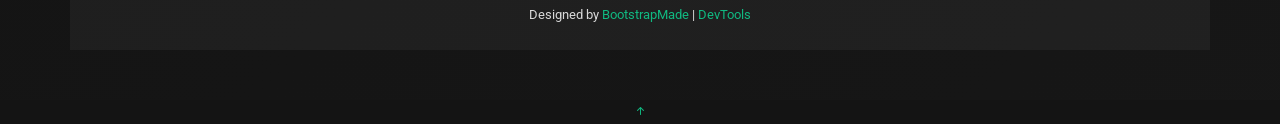
<file: portfolio-details.html>
<!DOCTYPE html>
<html lang="en">

<head>
  <meta charset="utf-8">
  <meta content="width=device-width, initial-scale=1.0" name="viewport">
  <title>Portfolio Details - Craftivo Bootstrap Template</title>
  <meta name="description" content="">
  <meta name="keywords" content="">

  <!-- Favicons -->
  <link href="assets/img/favicon.png" rel="icon">
  <link href="assets/img/apple-touch-icon.png" rel="apple-touch-icon">

  <!-- Fonts -->
  <link href="https://fonts.googleapis.com" rel="preconnect">
  <link href="https://fonts.gstatic.com" rel="preconnect" crossorigin>
  <link href="https://fonts.googleapis.com/css2?family=Roboto:ital,wght@0,100;0,300;0,400;0,500;0,700;0,900;1,100;1,300;1,400;1,500;1,700;1,900&family=Raleway:ital,wght@0,100;0,200;0,300;0,400;0,500;0,600;0,700;0,800;0,900;1,100;1,200;1,300;1,400;1,500;1,600;1,700;1,800;1,900&family=Mulish:ital,wght@0,200;0,300;0,400;0,500;0,600;0,700;0,800;0,900;1,200;1,300;1,400;1,500;1,600;1,700;1,800;1,900&display=swap" rel="stylesheet">

  <!-- Vendor CSS Files -->
  <link href="assets/vendor/bootstrap/css/bootstrap.min.css" rel="stylesheet">
  <link href="assets/vendor/bootstrap-icons/bootstrap-icons.css" rel="stylesheet">
  <link href="assets/vendor/aos/aos.css" rel="stylesheet">
  <link href="assets/vendor/glightbox/css/glightbox.min.css" rel="stylesheet">
  <link href="assets/vendor/swiper/swiper-bundle.min.css" rel="stylesheet">

  <!-- Main CSS File -->
  <link href="assets/css/main.css" rel="stylesheet">

  <!-- =======================================================
  * Template Name: Craftivo
  * Template URL: https://bootstrapmade.com/craftivo-bootstrap-portfolio-template/
  * Updated: Oct 04 2025 with Bootstrap v5.3.8
  * Author: BootstrapMade.com
  * License: https://bootstrapmade.com/license/
  ======================================================== -->
</head>

<body class="portfolio-details-page">

  <header id="header" class="header d-flex align-items-center sticky-top">
    <div class="container-fluid container-xl position-relative d-flex align-items-center">

      <a href="index.html" class="logo d-flex align-items-center me-auto">
        <!-- Uncomment the line below if you also wish to use an image logo -->
        <!-- <img src="assets/img/logo.webp" alt=""> -->
        <h1 class="sitename">Craftivo</h1>
      </a>

      <nav id="navmenu" class="navmenu">
        <ul>
          <li><a href="#hero">Home</a></li>
          <li><a href="#about">About</a></li>
          <li><a href="#resume">Resume</a></li>
          <li><a href="#services">Services</a></li>
          <li><a href="#portfolio">Portfolio</a></li>
          <li class="dropdown"><a href="#"><span>Dropdown</span> <i class="bi bi-chevron-down toggle-dropdown"></i></a>
            <ul>
              <li><a href="#">Dropdown 1</a></li>
              <li class="dropdown"><a href="#"><span>Deep Dropdown</span> <i class="bi bi-chevron-down toggle-dropdown"></i></a>
                <ul>
                  <li><a href="#">Deep Dropdown 1</a></li>
                  <li><a href="#">Deep Dropdown 2</a></li>
                  <li><a href="#">Deep Dropdown 3</a></li>
                  <li><a href="#">Deep Dropdown 4</a></li>
                  <li><a href="#">Deep Dropdown 5</a></li>
                </ul>
              </li>
              <li><a href="#">Dropdown 2</a></li>
              <li><a href="#">Dropdown 3</a></li>
              <li><a href="#">Dropdown 4</a></li>
            </ul>
          </li>
          <li><a href="#contact">Contact</a></li>
        </ul>
        <i class="mobile-nav-toggle d-xl-none bi bi-list"></i>
      </nav>

      <a class="btn-getstarted" href="#about">Get Started</a>

    </div>
  </header>

  <main class="main">

    <!-- Page Title -->
    <div class="page-title light-background">
      <div class="container">
        <nav class="breadcrumbs">
          <ol>
            <li><a href="index.html">Home</a></li>
            <li class="current">Portfolio Details</li>
          </ol>
        </nav>
        <h1>Portfolio Details</h1>
      </div>
    </div><!-- End Page Title -->

    <!-- Portfolio Details Section -->
    <section id="portfolio-details" class="portfolio-details section">

      <!-- Section Title -->
      <div class="container section-title" data-aos="fade-up">
        <span class="subtitle">Portfolio Details</span>
        <h2>Portfolio Details</h2>
        <p>Necessitatibus eius consequatur ex aliquid fuga eum quidem sint consectetur velit. Sed ut perspiciatis unde omnis iste natus error sit voluptatem accusantium doloremque laudantium totam rem aperiam</p>
      </div><!-- End Section Title -->

      <div class="container" data-aos="fade-up" data-aos-delay="100">

        <div class="row gy-5">

          <div class="col-lg-8">

            <div class="portfolio-details-slider swiper init-swiper">
              <script type="application/json" class="swiper-config">
                {
                  "loop": true,
                  "speed": 600,
                  "autoplay": {
                    "delay": 4000
                  },
                  "slidesPerView": 1,
                  "spaceBetween": 0,
                  "effect": "fade",
                  "pagination": {
                    "el": ".swiper-pagination",
                    "type": "bullets",
                    "clickable": true
                  }
                }
              </script>
              <div class="swiper-wrapper">

                <div class="swiper-slide">
                  <img src="assets/img/portfolio/portfolio-3.webp" alt="Portfolio Image" class="img-fluid">
                </div>

                <div class="swiper-slide">
                  <img src="assets/img/portfolio/portfolio-6.webp" alt="Portfolio Image" class="img-fluid">
                </div>

                <div class="swiper-slide">
                  <img src="assets/img/portfolio/portfolio-9.webp" alt="Portfolio Image" class="img-fluid">
                </div>

                <div class="swiper-slide">
                  <img src="assets/img/portfolio/portfolio-11.webp" alt="Portfolio Image" class="img-fluid">
                </div>

              </div>
              <div class="swiper-pagination"></div>
            </div>

            <div class="portfolio-content" data-aos="fade-up" data-aos-delay="200">
              <h2>Innovative Digital Platform</h2>

              <div class="meta-info">
                <span class="date"><i class="bi bi-calendar"></i> March 15, 2024</span>
                <span class="category"><i class="bi bi-tag"></i> Web Development</span>
                <span class="client"><i class="bi bi-building"></i> TechCorp Solutions</span>
              </div>

              <p>
                Lorem ipsum dolor sit amet, consectetur adipiscing elit, sed do eiusmod tempor incididunt ut labore et dolore magna aliqua. Ut enim ad minim veniam, quis nostrud exercitation ullamco laboris nisi ut aliquip ex ea commodo consequat.
              </p>

              <h3>Project Overview</h3>
              <p>
                Duis aute irure dolor in reprehenderit in voluptate velit esse cillum dolore eu fugiat nulla pariatur. Excepteur sint occaecat cupidatat non proident, sunt in culpa qui officia deserunt mollit anim id est laborum. Sed ut perspiciatis unde omnis iste natus error sit voluptatem accusantium doloremque laudantium.
              </p>

              <div class="highlights-box">
                <h4>Key Highlights</h4>
                <ul>
                  <li><i class="bi bi-check-circle"></i> Responsive design across all devices</li>
                  <li><i class="bi bi-check-circle"></i> Advanced user authentication system</li>
                  <li><i class="bi bi-check-circle"></i> Real-time data synchronization</li>
                  <li><i class="bi bi-check-circle"></i> Optimized performance and loading speed</li>
                  <li><i class="bi bi-check-circle"></i> Comprehensive admin dashboard</li>
                </ul>
              </div>

              <h3>Technical Implementation</h3>
              <p>
                Totam rem aperiam, eaque ipsa quae ab illo inventore veritatis et quasi architecto beatae vitae dicta sunt explicabo. Nemo enim ipsam voluptatem quia voluptas sit aspernatur aut odit aut fugit, sed quia consequuntur magni dolores eos qui ratione voluptatem sequi nesciunt.
              </p>

              <blockquote>
                <i class="bi bi-quote quote-icon"></i>
                <p>
                  Neque porro quisquam est, qui dolorem ipsum quia dolor sit amet, consectetur, adipisci velit, sed quia non numquam eius modi tempora incidunt ut labore et dolore magnam aliquam quaerat voluptatem.
                </p>
                <div class="author">
                  <img src="assets/img/person/person-m-7.webp" alt="Author">
                  <div class="author-info">
                    <h5>Michael Anderson</h5>
                    <span>Project Lead</span>
                  </div>
                </div>
              </blockquote>

              <p>
                At vero eos et accusamus et iusto odio dignissimos ducimus qui blanditiis praesentium voluptatum deleniti atque corrupti quos dolores et quas molestias excepturi sint occaecati cupiditate non provident, similique sunt in culpa qui officia deserunt mollitia animi.
              </p>

            </div>

          </div>

          <div class="col-lg-4">

            <div class="sidebar" data-aos="fade-up" data-aos-delay="200">

              <div class="info-card">
                <h3>Project Details</h3>
                <div class="info-item">
                  <span class="label">Client</span>
                  <span class="value">TechCorp Solutions</span>
                </div>
                <div class="info-item">
                  <span class="label">Category</span>
                  <span class="value">Web Development</span>
                </div>
                <div class="info-item">
                  <span class="label">Date</span>
                  <span class="value">March 15, 2024</span>
                </div>
                <div class="info-item">
                  <span class="label">Duration</span>
                  <span class="value">8 Weeks</span>
                </div>
                <div class="info-item">
                  <span class="label">Technologies</span>
                  <span class="value">React, Node.js, MongoDB</span>
                </div>
                <a href="https://www.example.com" class="btn-primary" target="_blank">
                  <i class="bi bi-box-arrow-up-right"></i> View Live Project
                </a>
              </div>

              <div class="share-card" data-aos="fade-up" data-aos-delay="300">
                <h3>Share This Project</h3>
                <div class="social-links">
                  <a href="#" class="facebook"><i class="bi bi-facebook"></i></a>
                  <a href="#" class="twitter"><i class="bi bi-twitter"></i></a>
                  <a href="#" class="linkedin"><i class="bi bi-linkedin"></i></a>
                  <a href="#" class="pinterest"><i class="bi bi-pinterest"></i></a>
                </div>
              </div>

              <div class="tags-card" data-aos="fade-up" data-aos-delay="400">
                <h3>Tags</h3>
                <div class="tags">
                  <a href="#">Design</a>
                  <a href="#">Development</a>
                  <a href="#">React</a>
                  <a href="#">UX/UI</a>
                  <a href="#">Frontend</a>
                  <a href="#">Backend</a>
                </div>
              </div>

            </div>

          </div>

        </div>

      </div>

    </section><!-- /Portfolio Details Section -->

  </main>

  <footer id="footer" class="footer">

    <div class="container footer-top">
      <div class="row gy-4">
        <div class="col-lg-5 col-md-12 footer-about">
          <a href="index.html" class="logo d-flex align-items-center">
            <span class="sitename">Craftivo</span>
          </a>
          <p>Cras fermentum odio eu feugiat lide par naso tierra. Justo eget nada terra videa magna derita valies darta donna mare fermentum iaculis eu non diam phasellus.</p>
          <div class="social-links d-flex mt-4">
            <a href=""><i class="bi bi-twitter-x"></i></a>
            <a href=""><i class="bi bi-facebook"></i></a>
            <a href=""><i class="bi bi-instagram"></i></a>
            <a href=""><i class="bi bi-linkedin"></i></a>
          </div>
        </div>

        <div class="col-lg-2 col-6 footer-links">
          <h4>Useful Links</h4>
          <ul>
            <li><a href="#">Home</a></li>
            <li><a href="#">About us</a></li>
            <li><a href="#">Services</a></li>
            <li><a href="#">Terms of service</a></li>
            <li><a href="#">Privacy policy</a></li>
          </ul>
        </div>

        <div class="col-lg-2 col-6 footer-links">
          <h4>Our Services</h4>
          <ul>
            <li><a href="#">Web Design</a></li>
            <li><a href="#">Web Development</a></li>
            <li><a href="#">Product Management</a></li>
            <li><a href="#">Marketing</a></li>
            <li><a href="#">Graphic Design</a></li>
          </ul>
        </div>

        <div class="col-lg-3 col-md-12 footer-contact text-center text-md-start">
          <h4>Contact Us</h4>
          <p>A108 Adam Street</p>
          <p>New York, NY 535022</p>
          <p>United States</p>
          <p class="mt-4"><strong>Phone:</strong> <span>+1 5589 55488 55</span></p>
          <p><strong>Email:</strong> <span>info@example.com</span></p>
        </div>

      </div>
    </div>

    <div class="container copyright text-center mt-4">
      <p>© <span>Copyright</span> <strong class="px-1 sitename">Craftivo</strong> <span>All Rights Reserved</span></p>
      <div class="credits">
        <!-- All the links in the footer should remain intact. -->
        <!-- You can delete the links only if you've purchased the pro version. -->
        <!-- Licensing information: https://bootstrapmade.com/license/ -->
        <!-- Purchase the pro version with working PHP/AJAX contact form: [buy-url] -->
        Designed by <a href="https://bootstrapmade.com/">BootstrapMade</a> | <a href="https://bootstrapmade.com/tools/">DevTools</a>
      </div>
    </div>

  </footer>

  <!-- Scroll Top -->
  <a href="#" id="scroll-top" class="scroll-top d-flex align-items-center justify-content-center"><i class="bi bi-arrow-up-short"></i></a>

  <!-- Preloader -->
  <div id="preloader"></div>

  <!-- Vendor JS Files -->
  <script src="assets/vendor/bootstrap/js/bootstrap.bundle.min.js"></script>
  <script src="assets/vendor/php-email-form/validate.js"></script>
  <script src="assets/vendor/aos/aos.js"></script>
  <script src="assets/vendor/typed.js/typed.umd.js"></script>
  <script src="assets/vendor/waypoints/noframework.waypoints.js"></script>
  <script src="assets/vendor/glightbox/js/glightbox.min.js"></script>
  <script src="assets/vendor/imagesloaded/imagesloaded.pkgd.min.js"></script>
  <script src="assets/vendor/isotope-layout/isotope.pkgd.min.js"></script>
  <script src="assets/vendor/swiper/swiper-bundle.min.js"></script>

  <!-- Main JS File -->
  <script src="assets/js/main.js"></script>

</body>

</html>
</file>
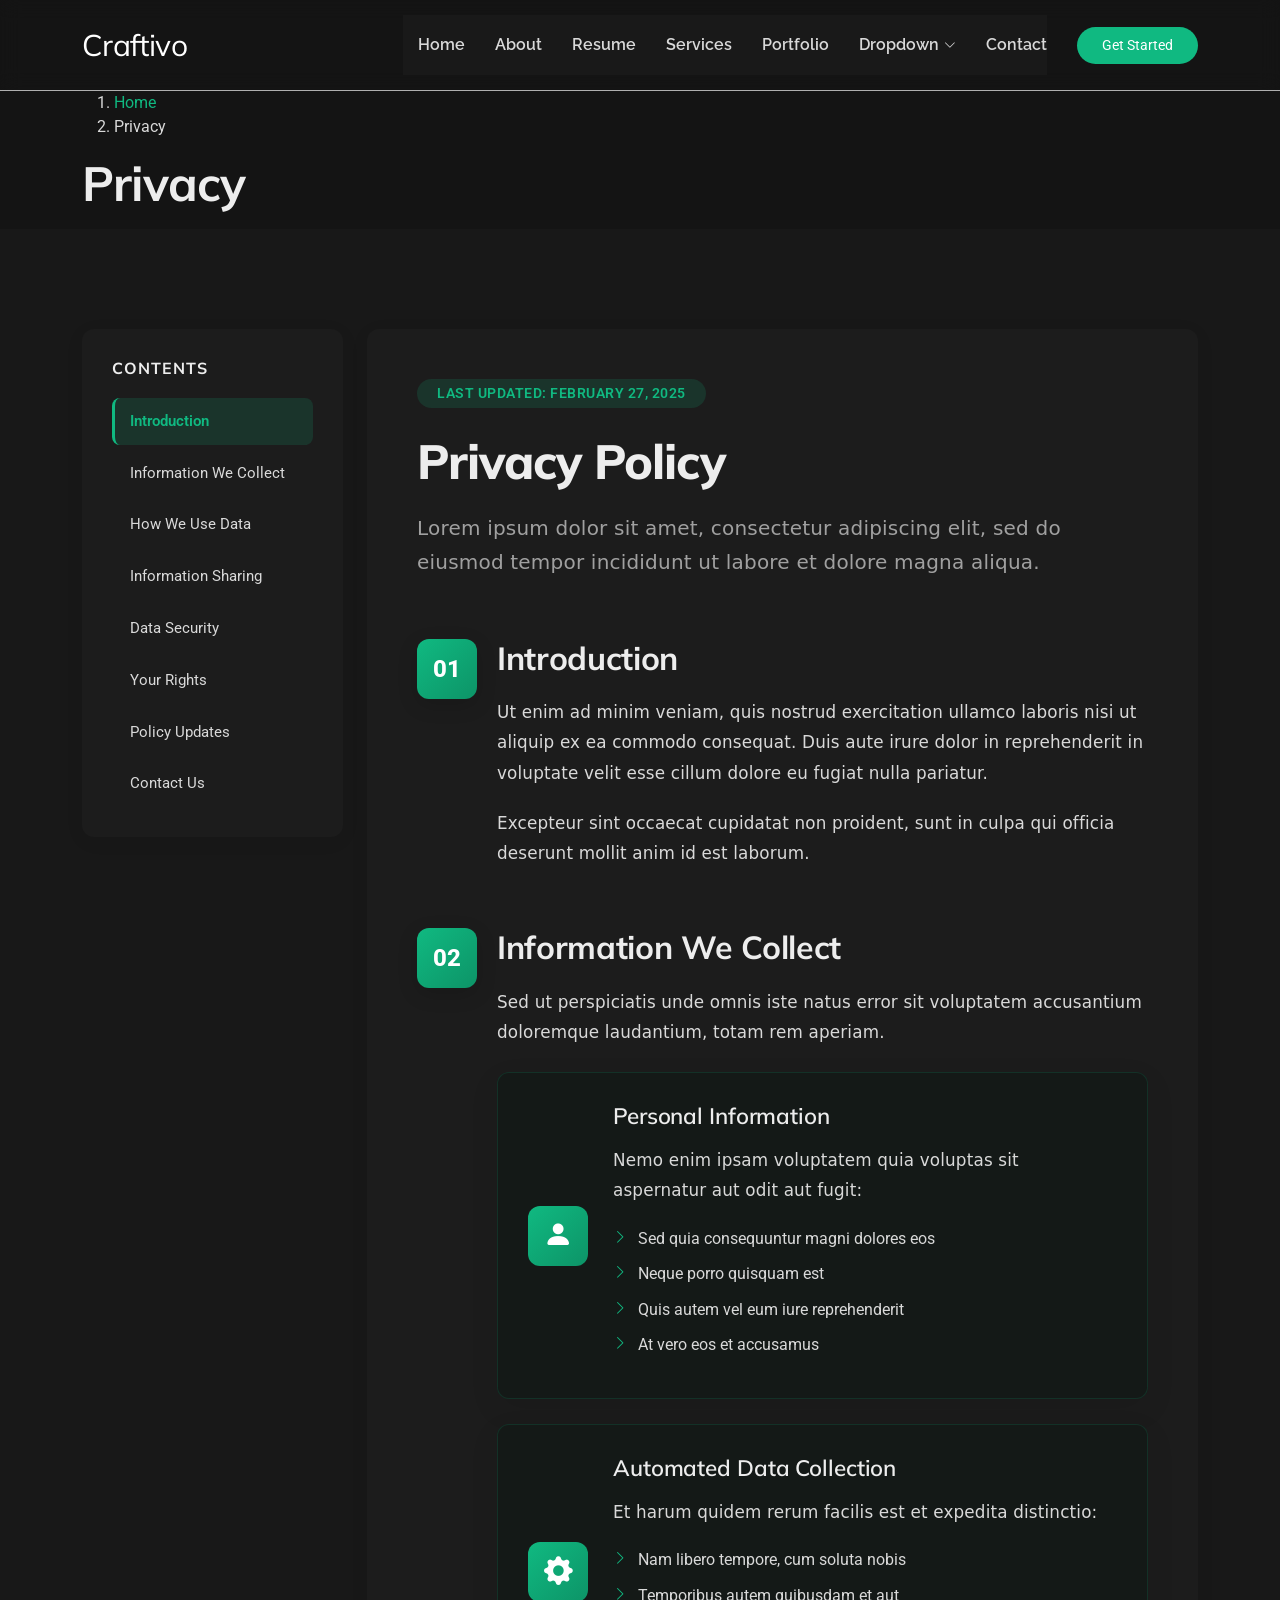
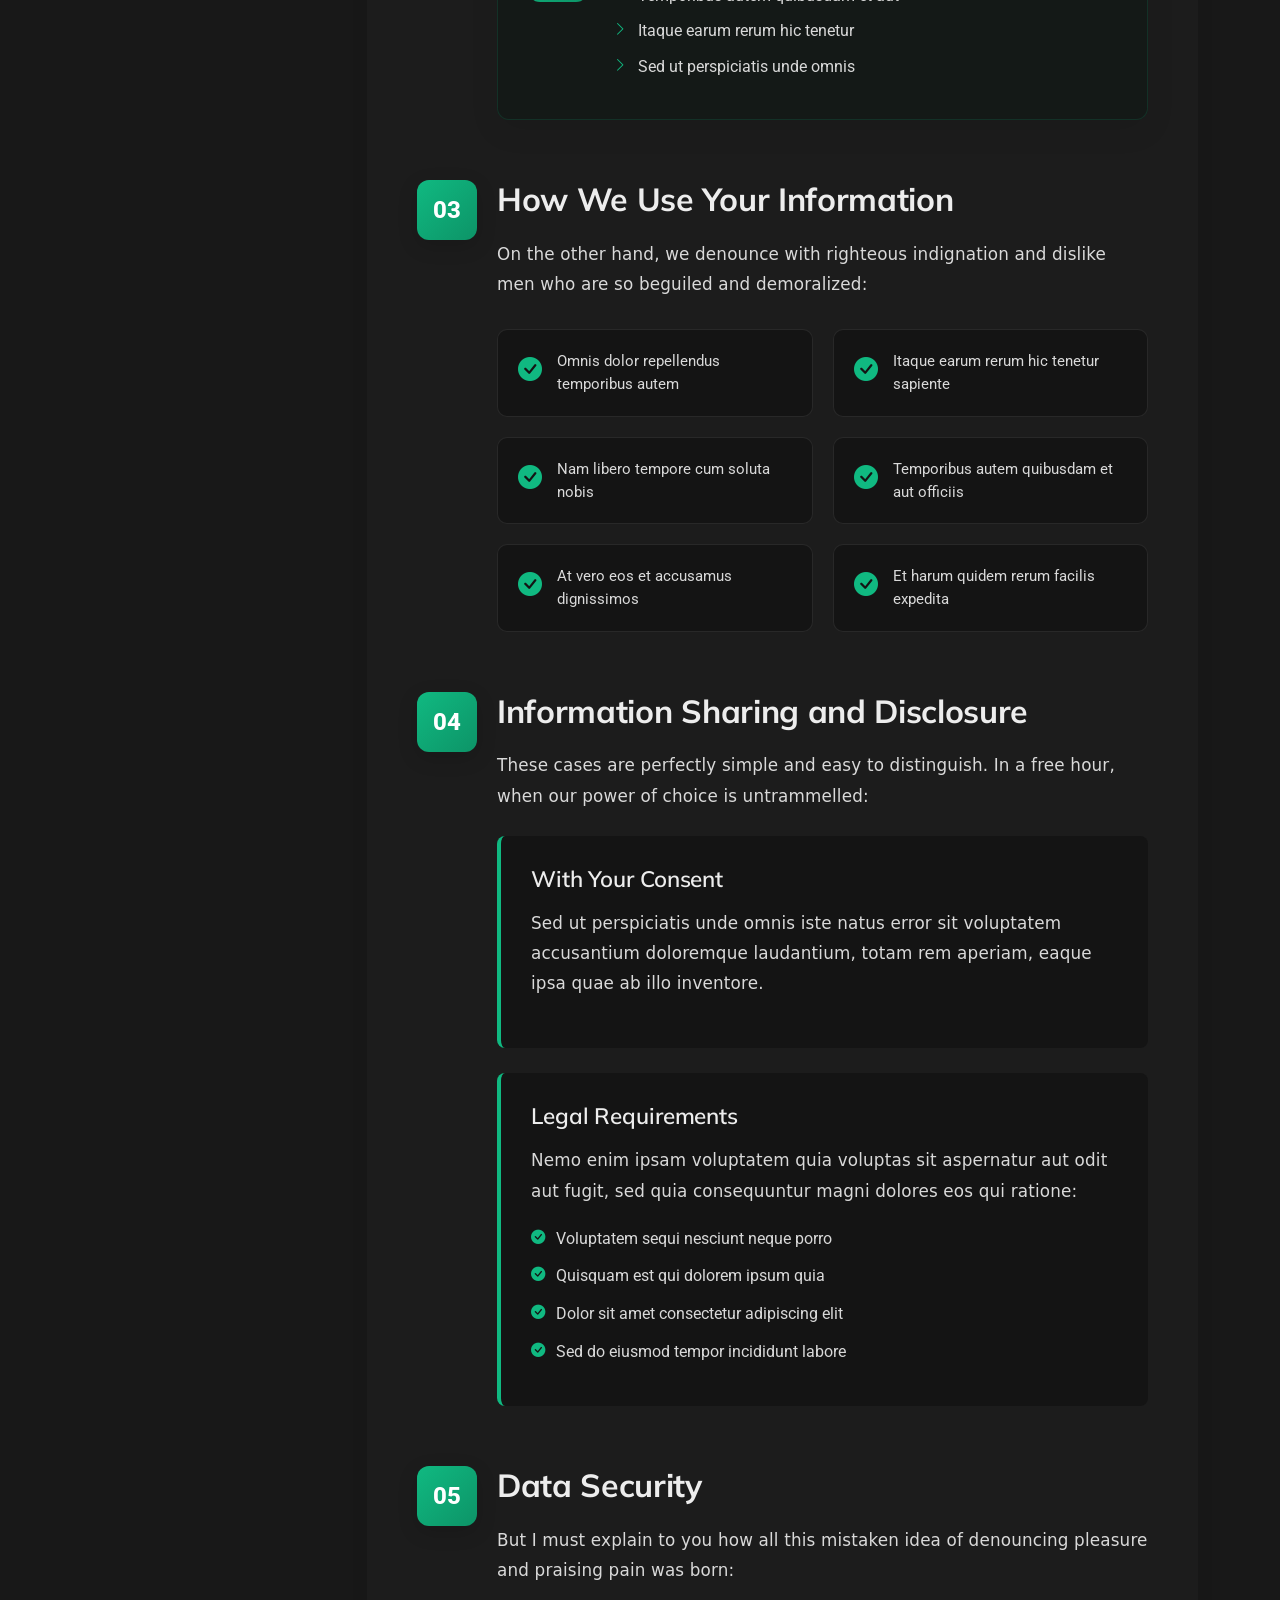
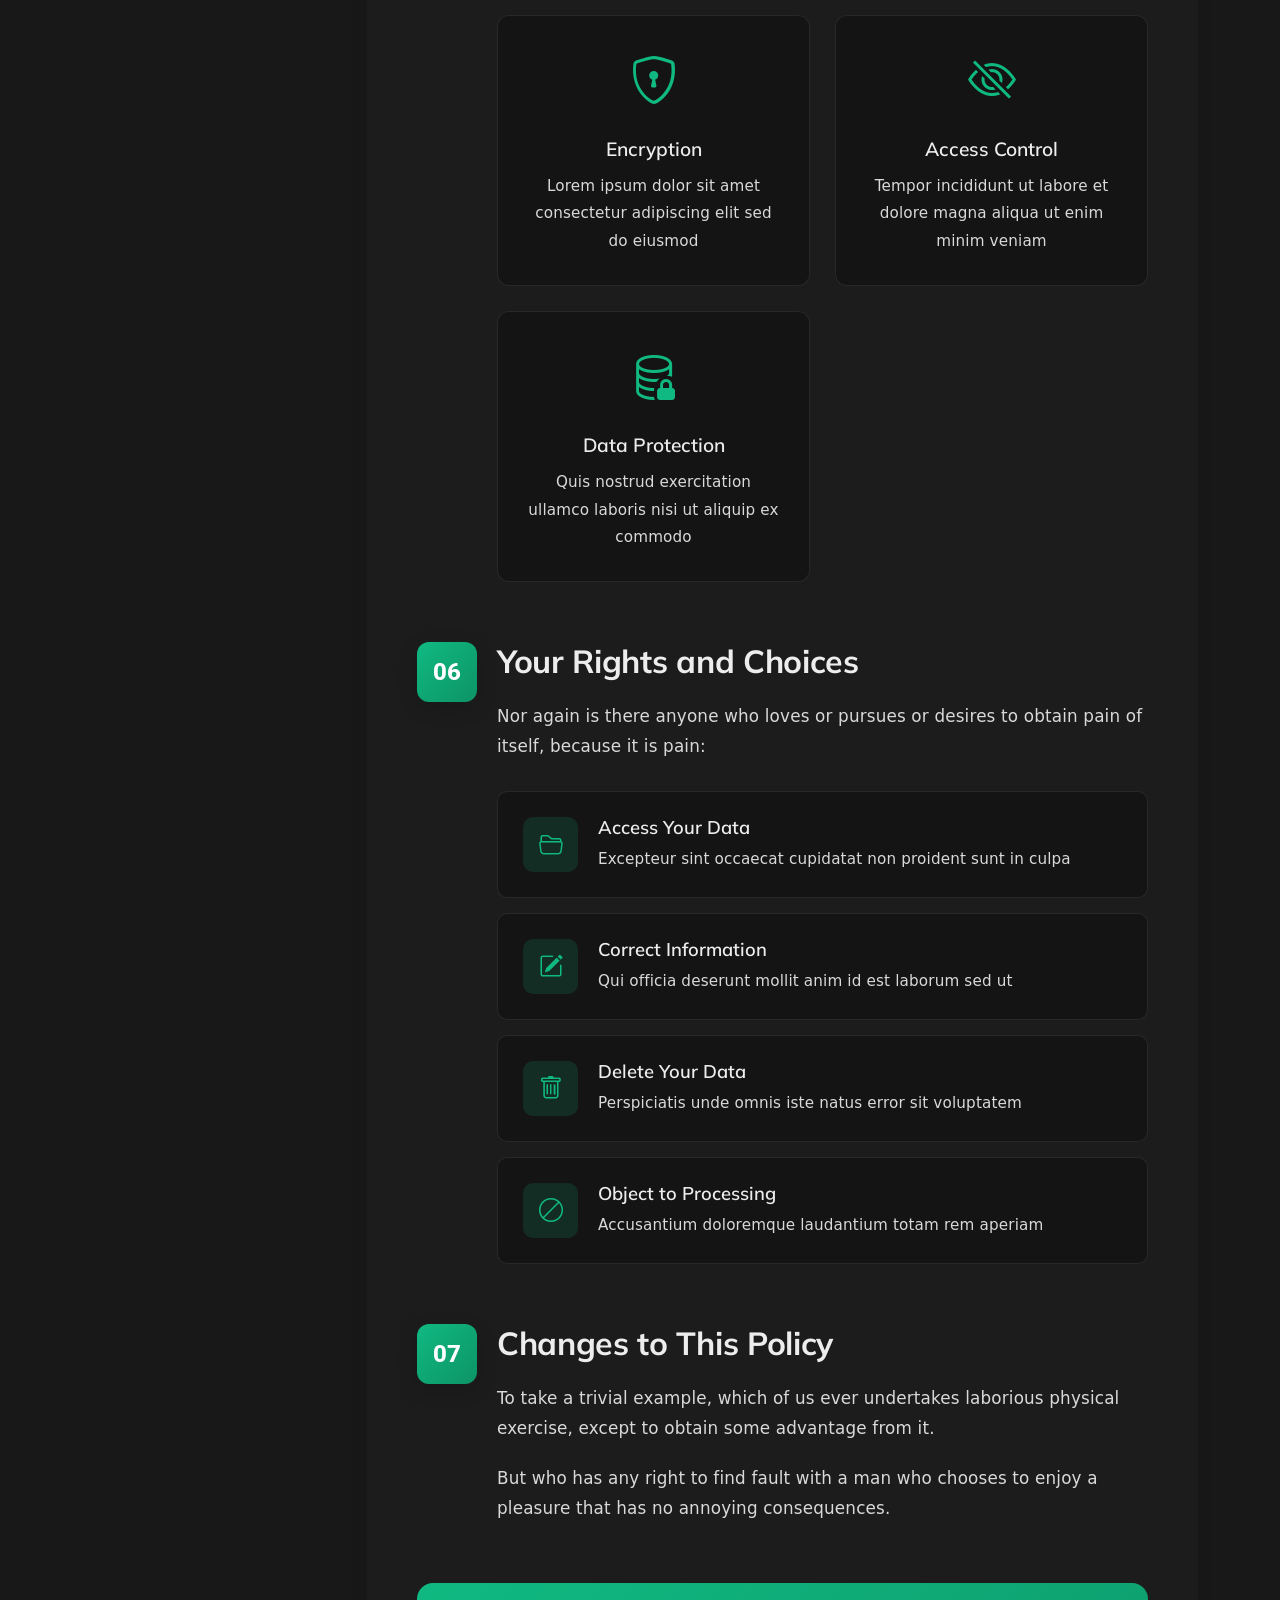
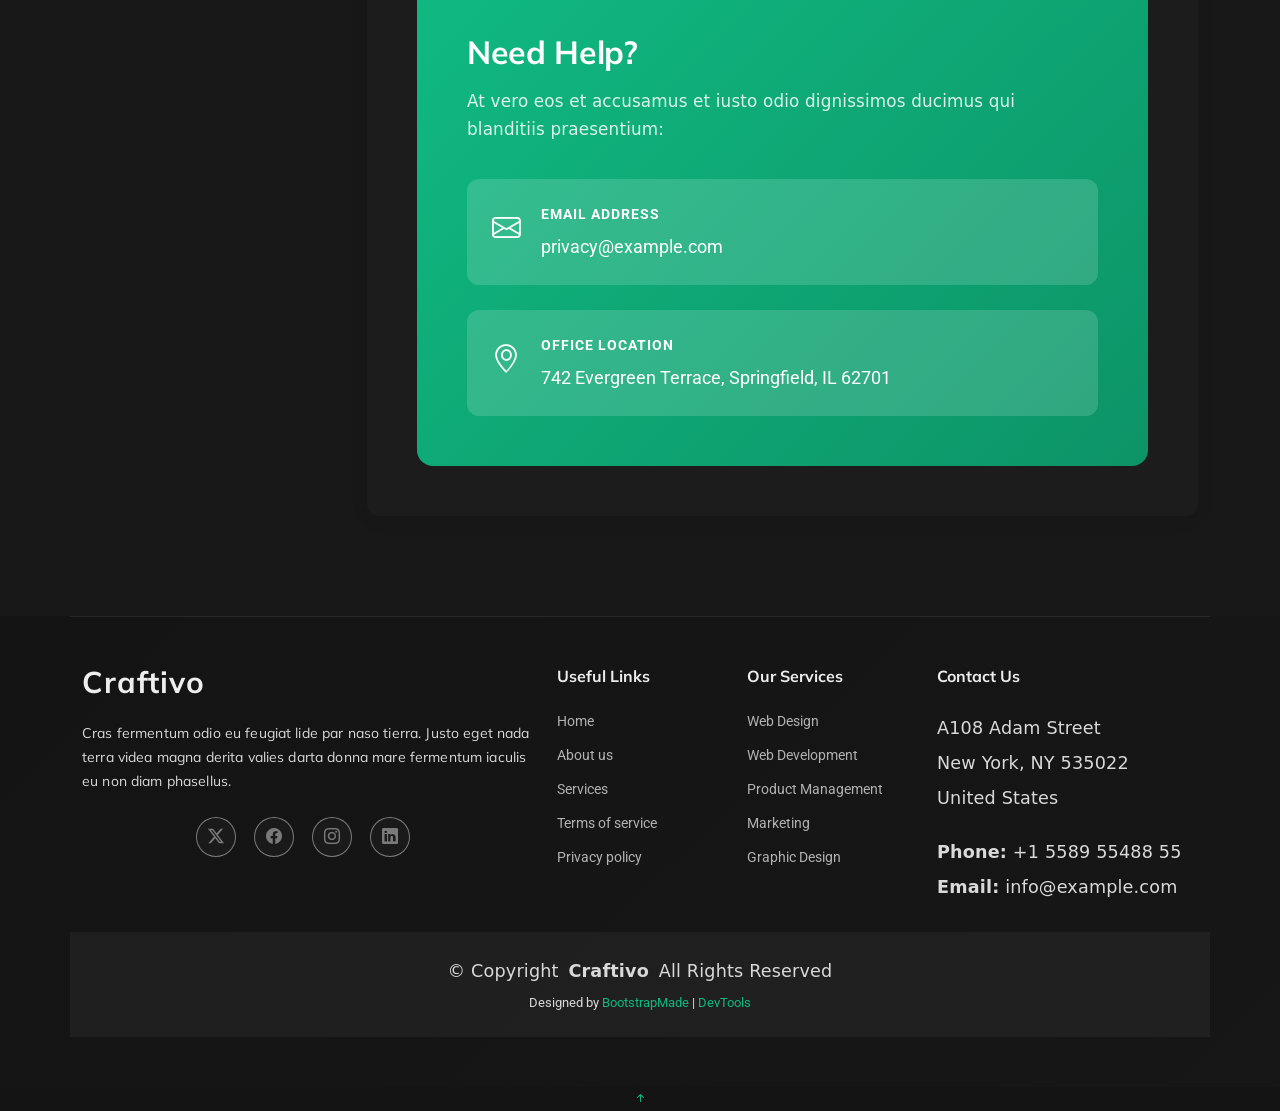
<file: privacy.html>
<!DOCTYPE html>
<html lang="en">

<head>
  <meta charset="utf-8">
  <meta content="width=device-width, initial-scale=1.0" name="viewport">
  <title>Privacy - Craftivo Bootstrap Template</title>
  <meta name="description" content="">
  <meta name="keywords" content="">

  <!-- Favicons -->
  <link href="assets/img/favicon.png" rel="icon">
  <link href="assets/img/apple-touch-icon.png" rel="apple-touch-icon">

  <!-- Fonts -->
  <link href="https://fonts.googleapis.com" rel="preconnect">
  <link href="https://fonts.gstatic.com" rel="preconnect" crossorigin>
  <link href="https://fonts.googleapis.com/css2?family=Roboto:ital,wght@0,100;0,300;0,400;0,500;0,700;0,900;1,100;1,300;1,400;1,500;1,700;1,900&family=Raleway:ital,wght@0,100;0,200;0,300;0,400;0,500;0,600;0,700;0,800;0,900;1,100;1,200;1,300;1,400;1,500;1,600;1,700;1,800;1,900&family=Mulish:ital,wght@0,200;0,300;0,400;0,500;0,600;0,700;0,800;0,900;1,200;1,300;1,400;1,500;1,600;1,700;1,800;1,900&display=swap" rel="stylesheet">

  <!-- Vendor CSS Files -->
  <link href="assets/vendor/bootstrap/css/bootstrap.min.css" rel="stylesheet">
  <link href="assets/vendor/bootstrap-icons/bootstrap-icons.css" rel="stylesheet">
  <link href="assets/vendor/aos/aos.css" rel="stylesheet">
  <link href="assets/vendor/glightbox/css/glightbox.min.css" rel="stylesheet">
  <link href="assets/vendor/swiper/swiper-bundle.min.css" rel="stylesheet">

  <!-- Main CSS File -->
  <link href="assets/css/main.css" rel="stylesheet">

  <!-- =======================================================
  * Template Name: Craftivo
  * Template URL: https://bootstrapmade.com/craftivo-bootstrap-portfolio-template/
  * Updated: Oct 04 2025 with Bootstrap v5.3.8
  * Author: BootstrapMade.com
  * License: https://bootstrapmade.com/license/
  ======================================================== -->
</head>

<body class="privacy-page">

  <header id="header" class="header d-flex align-items-center sticky-top">
    <div class="container-fluid container-xl position-relative d-flex align-items-center">

      <a href="index.html" class="logo d-flex align-items-center me-auto">
        <!-- Uncomment the line below if you also wish to use an image logo -->
        <!-- <img src="assets/img/logo.webp" alt=""> -->
        <h1 class="sitename">Craftivo</h1>
      </a>

      <nav id="navmenu" class="navmenu">
        <ul>
          <li><a href="#hero">Home</a></li>
          <li><a href="#about">About</a></li>
          <li><a href="#resume">Resume</a></li>
          <li><a href="#services">Services</a></li>
          <li><a href="#portfolio">Portfolio</a></li>
          <li class="dropdown"><a href="#"><span>Dropdown</span> <i class="bi bi-chevron-down toggle-dropdown"></i></a>
            <ul>
              <li><a href="#">Dropdown 1</a></li>
              <li class="dropdown"><a href="#"><span>Deep Dropdown</span> <i class="bi bi-chevron-down toggle-dropdown"></i></a>
                <ul>
                  <li><a href="#">Deep Dropdown 1</a></li>
                  <li><a href="#">Deep Dropdown 2</a></li>
                  <li><a href="#">Deep Dropdown 3</a></li>
                  <li><a href="#">Deep Dropdown 4</a></li>
                  <li><a href="#">Deep Dropdown 5</a></li>
                </ul>
              </li>
              <li><a href="#">Dropdown 2</a></li>
              <li><a href="#">Dropdown 3</a></li>
              <li><a href="#">Dropdown 4</a></li>
            </ul>
          </li>
          <li><a href="#contact">Contact</a></li>
        </ul>
        <i class="mobile-nav-toggle d-xl-none bi bi-list"></i>
      </nav>

      <a class="btn-getstarted" href="#about">Get Started</a>

    </div>
  </header>

  <main class="main">

    <!-- Page Title -->
    <div class="page-title light-background">
      <div class="container">
        <nav class="breadcrumbs">
          <ol>
            <li><a href="index.html">Home</a></li>
            <li class="current">Privacy</li>
          </ol>
        </nav>
        <h1>Privacy</h1>
      </div>
    </div><!-- End Page Title -->

    <!-- Privacy Section -->
    <section id="privacy" class="privacy section">

      <div class="container">

        <div class="row">
          <!-- Sidebar Navigation -->
          <div class="col-lg-3">
            <div class="policy-sidebar" data-aos="fade-right">
              <h3>Contents</h3>
              <nav class="policy-nav">
                <a href="#introduction" class="nav-link active">Introduction</a>
                <a href="#information-collect" class="nav-link">Information We Collect</a>
                <a href="#use-information" class="nav-link">How We Use Data</a>
                <a href="#sharing" class="nav-link">Information Sharing</a>
                <a href="#security" class="nav-link">Data Security</a>
                <a href="#rights" class="nav-link">Your Rights</a>
                <a href="#changes" class="nav-link">Policy Updates</a>
                <a href="#contact" class="nav-link">Contact Us</a>
              </nav>
            </div>
          </div>

          <!-- Main Content -->
          <div class="col-lg-9">
            <div class="policy-main">
              <!-- Header -->
              <div class="policy-hero" data-aos="fade-up">
                <div class="badge">Last Updated: February 27, 2025</div>
                <h1>Privacy Policy</h1>
                <p class="lead">Lorem ipsum dolor sit amet, consectetur adipiscing elit, sed do eiusmod tempor incididunt ut labore et dolore magna aliqua.</p>
              </div>

              <!-- Introduction -->
              <div class="policy-section" id="introduction" data-aos="fade-up" data-aos-delay="100">
                <div class="section-number">01</div>
                <h2>Introduction</h2>
                <p>Ut enim ad minim veniam, quis nostrud exercitation ullamco laboris nisi ut aliquip ex ea commodo consequat. Duis aute irure dolor in reprehenderit in voluptate velit esse cillum dolore eu fugiat nulla pariatur.</p>
                <p>Excepteur sint occaecat cupidatat non proident, sunt in culpa qui officia deserunt mollit anim id est laborum.</p>
              </div>

              <!-- Information Collection -->
              <div class="policy-section" id="information-collect" data-aos="fade-up" data-aos-delay="150">
                <div class="section-number">02</div>
                <h2>Information We Collect</h2>
                <p>Sed ut perspiciatis unde omnis iste natus error sit voluptatem accusantium doloremque laudantium, totam rem aperiam.</p>

                <div class="info-card">
                  <div class="card-icon">
                    <i class="bi bi-person-fill"></i>
                  </div>
                  <div class="card-content">
                    <h3>Personal Information</h3>
                    <p>Nemo enim ipsam voluptatem quia voluptas sit aspernatur aut odit aut fugit:</p>
                    <ul>
                      <li>Sed quia consequuntur magni dolores eos</li>
                      <li>Neque porro quisquam est</li>
                      <li>Quis autem vel eum iure reprehenderit</li>
                      <li>At vero eos et accusamus</li>
                    </ul>
                  </div>
                </div>

                <div class="info-card">
                  <div class="card-icon">
                    <i class="bi bi-gear-fill"></i>
                  </div>
                  <div class="card-content">
                    <h3>Automated Data Collection</h3>
                    <p>Et harum quidem rerum facilis est et expedita distinctio:</p>
                    <ul>
                      <li>Nam libero tempore, cum soluta nobis</li>
                      <li>Temporibus autem quibusdam et aut</li>
                      <li>Itaque earum rerum hic tenetur</li>
                      <li>Sed ut perspiciatis unde omnis</li>
                    </ul>
                  </div>
                </div>
              </div>

              <!-- Use of Information -->
              <div class="policy-section" id="use-information" data-aos="fade-up" data-aos-delay="200">
                <div class="section-number">03</div>
                <h2>How We Use Your Information</h2>
                <p>On the other hand, we denounce with righteous indignation and dislike men who are so beguiled and demoralized:</p>
                <div class="usage-grid">
                  <div class="usage-item">
                    <i class="bi bi-check-circle-fill"></i>
                    <span>Omnis dolor repellendus temporibus autem</span>
                  </div>
                  <div class="usage-item">
                    <i class="bi bi-check-circle-fill"></i>
                    <span>Itaque earum rerum hic tenetur sapiente</span>
                  </div>
                  <div class="usage-item">
                    <i class="bi bi-check-circle-fill"></i>
                    <span>Nam libero tempore cum soluta nobis</span>
                  </div>
                  <div class="usage-item">
                    <i class="bi bi-check-circle-fill"></i>
                    <span>Temporibus autem quibusdam et aut officiis</span>
                  </div>
                  <div class="usage-item">
                    <i class="bi bi-check-circle-fill"></i>
                    <span>At vero eos et accusamus dignissimos</span>
                  </div>
                  <div class="usage-item">
                    <i class="bi bi-check-circle-fill"></i>
                    <span>Et harum quidem rerum facilis expedita</span>
                  </div>
                </div>
              </div>

              <!-- Information Sharing -->
              <div class="policy-section" id="sharing" data-aos="fade-up" data-aos-delay="250">
                <div class="section-number">04</div>
                <h2>Information Sharing and Disclosure</h2>
                <p>These cases are perfectly simple and easy to distinguish. In a free hour, when our power of choice is untrammelled:</p>

                <div class="sharing-box">
                  <h3>With Your Consent</h3>
                  <p>Sed ut perspiciatis unde omnis iste natus error sit voluptatem accusantium doloremque laudantium, totam rem aperiam, eaque ipsa quae ab illo inventore.</p>
                </div>

                <div class="sharing-box">
                  <h3>Legal Requirements</h3>
                  <p>Nemo enim ipsam voluptatem quia voluptas sit aspernatur aut odit aut fugit, sed quia consequuntur magni dolores eos qui ratione:</p>
                  <ul>
                    <li>Voluptatem sequi nesciunt neque porro</li>
                    <li>Quisquam est qui dolorem ipsum quia</li>
                    <li>Dolor sit amet consectetur adipiscing elit</li>
                    <li>Sed do eiusmod tempor incididunt labore</li>
                  </ul>
                </div>
              </div>

              <!-- Data Security -->
              <div class="policy-section" id="security" data-aos="fade-up" data-aos-delay="300">
                <div class="section-number">05</div>
                <h2>Data Security</h2>
                <p>But I must explain to you how all this mistaken idea of denouncing pleasure and praising pain was born:</p>
                <div class="security-features">
                  <div class="feature">
                    <i class="bi bi-shield-lock"></i>
                    <h4>Encryption</h4>
                    <p>Lorem ipsum dolor sit amet consectetur adipiscing elit sed do eiusmod</p>
                  </div>
                  <div class="feature">
                    <i class="bi bi-eye-slash"></i>
                    <h4>Access Control</h4>
                    <p>Tempor incididunt ut labore et dolore magna aliqua ut enim minim veniam</p>
                  </div>
                  <div class="feature">
                    <i class="bi bi-database-lock"></i>
                    <h4>Data Protection</h4>
                    <p>Quis nostrud exercitation ullamco laboris nisi ut aliquip ex commodo</p>
                  </div>
                </div>
              </div>

              <!-- Your Rights -->
              <div class="policy-section" id="rights" data-aos="fade-up" data-aos-delay="100">
                <div class="section-number">06</div>
                <h2>Your Rights and Choices</h2>
                <p>Nor again is there anyone who loves or pursues or desires to obtain pain of itself, because it is pain:</p>
                <div class="rights-list">
                  <div class="right-item">
                    <div class="right-icon"><i class="bi bi-folder2-open"></i></div>
                    <div class="right-content">
                      <h4>Access Your Data</h4>
                      <p>Excepteur sint occaecat cupidatat non proident sunt in culpa</p>
                    </div>
                  </div>
                  <div class="right-item">
                    <div class="right-icon"><i class="bi bi-pencil-square"></i></div>
                    <div class="right-content">
                      <h4>Correct Information</h4>
                      <p>Qui officia deserunt mollit anim id est laborum sed ut</p>
                    </div>
                  </div>
                  <div class="right-item">
                    <div class="right-icon"><i class="bi bi-trash"></i></div>
                    <div class="right-content">
                      <h4>Delete Your Data</h4>
                      <p>Perspiciatis unde omnis iste natus error sit voluptatem</p>
                    </div>
                  </div>
                  <div class="right-item">
                    <div class="right-icon"><i class="bi bi-ban"></i></div>
                    <div class="right-content">
                      <h4>Object to Processing</h4>
                      <p>Accusantium doloremque laudantium totam rem aperiam</p>
                    </div>
                  </div>
                </div>
              </div>

              <!-- Policy Updates -->
              <div class="policy-section" id="changes" data-aos="fade-up" data-aos-delay="150">
                <div class="section-number">07</div>
                <h2>Changes to This Policy</h2>
                <p>To take a trivial example, which of us ever undertakes laborious physical exercise, except to obtain some advantage from it.</p>
                <p>But who has any right to find fault with a man who chooses to enjoy a pleasure that has no annoying consequences.</p>
              </div>

              <!-- Contact Section -->
              <div class="policy-contact" id="contact" data-aos="fade-up" data-aos-delay="200">
                <div class="contact-card">
                  <h2>Need Help?</h2>
                  <p>At vero eos et accusamus et iusto odio dignissimos ducimus qui blanditiis praesentium:</p>
                  <div class="contact-info">
                    <div class="info-item">
                      <i class="bi bi-envelope"></i>
                      <div>
                        <strong>Email Address</strong>
                        <span>privacy@example.com</span>
                      </div>
                    </div>
                    <div class="info-item">
                      <i class="bi bi-geo-alt"></i>
                      <div>
                        <strong>Office Location</strong>
                        <span>742 Evergreen Terrace, Springfield, IL 62701</span>
                      </div>
                    </div>
                  </div>
                </div>
              </div>

            </div>
          </div>

        </div>

      </div>

    </section><!-- /Privacy Section -->

  </main>

  <footer id="footer" class="footer">

    <div class="container footer-top">
      <div class="row gy-4">
        <div class="col-lg-5 col-md-12 footer-about">
          <a href="index.html" class="logo d-flex align-items-center">
            <span class="sitename">Craftivo</span>
          </a>
          <p>Cras fermentum odio eu feugiat lide par naso tierra. Justo eget nada terra videa magna derita valies darta donna mare fermentum iaculis eu non diam phasellus.</p>
          <div class="social-links d-flex mt-4">
            <a href=""><i class="bi bi-twitter-x"></i></a>
            <a href=""><i class="bi bi-facebook"></i></a>
            <a href=""><i class="bi bi-instagram"></i></a>
            <a href=""><i class="bi bi-linkedin"></i></a>
          </div>
        </div>

        <div class="col-lg-2 col-6 footer-links">
          <h4>Useful Links</h4>
          <ul>
            <li><a href="#">Home</a></li>
            <li><a href="#">About us</a></li>
            <li><a href="#">Services</a></li>
            <li><a href="#">Terms of service</a></li>
            <li><a href="#">Privacy policy</a></li>
          </ul>
        </div>

        <div class="col-lg-2 col-6 footer-links">
          <h4>Our Services</h4>
          <ul>
            <li><a href="#">Web Design</a></li>
            <li><a href="#">Web Development</a></li>
            <li><a href="#">Product Management</a></li>
            <li><a href="#">Marketing</a></li>
            <li><a href="#">Graphic Design</a></li>
          </ul>
        </div>

        <div class="col-lg-3 col-md-12 footer-contact text-center text-md-start">
          <h4>Contact Us</h4>
          <p>A108 Adam Street</p>
          <p>New York, NY 535022</p>
          <p>United States</p>
          <p class="mt-4"><strong>Phone:</strong> <span>+1 5589 55488 55</span></p>
          <p><strong>Email:</strong> <span>info@example.com</span></p>
        </div>

      </div>
    </div>

    <div class="container copyright text-center mt-4">
      <p>© <span>Copyright</span> <strong class="px-1 sitename">Craftivo</strong> <span>All Rights Reserved</span></p>
      <div class="credits">
        <!-- All the links in the footer should remain intact. -->
        <!-- You can delete the links only if you've purchased the pro version. -->
        <!-- Licensing information: https://bootstrapmade.com/license/ -->
        <!-- Purchase the pro version with working PHP/AJAX contact form: [buy-url] -->
        Designed by <a href="https://bootstrapmade.com/">BootstrapMade</a> | <a href="https://bootstrapmade.com/tools/">DevTools</a>
      </div>
    </div>

  </footer>

  <!-- Scroll Top -->
  <a href="#" id="scroll-top" class="scroll-top d-flex align-items-center justify-content-center"><i class="bi bi-arrow-up-short"></i></a>

  <!-- Preloader -->
  <div id="preloader"></div>

  <!-- Vendor JS Files -->
  <script src="assets/vendor/bootstrap/js/bootstrap.bundle.min.js"></script>
  <script src="assets/vendor/php-email-form/validate.js"></script>
  <script src="assets/vendor/aos/aos.js"></script>
  <script src="assets/vendor/typed.js/typed.umd.js"></script>
  <script src="assets/vendor/waypoints/noframework.waypoints.js"></script>
  <script src="assets/vendor/glightbox/js/glightbox.min.js"></script>
  <script src="assets/vendor/imagesloaded/imagesloaded.pkgd.min.js"></script>
  <script src="assets/vendor/isotope-layout/isotope.pkgd.min.js"></script>
  <script src="assets/vendor/swiper/swiper-bundle.min.js"></script>

  <!-- Main JS File -->
  <script src="assets/js/main.js"></script>

</body>

</html>
</file>
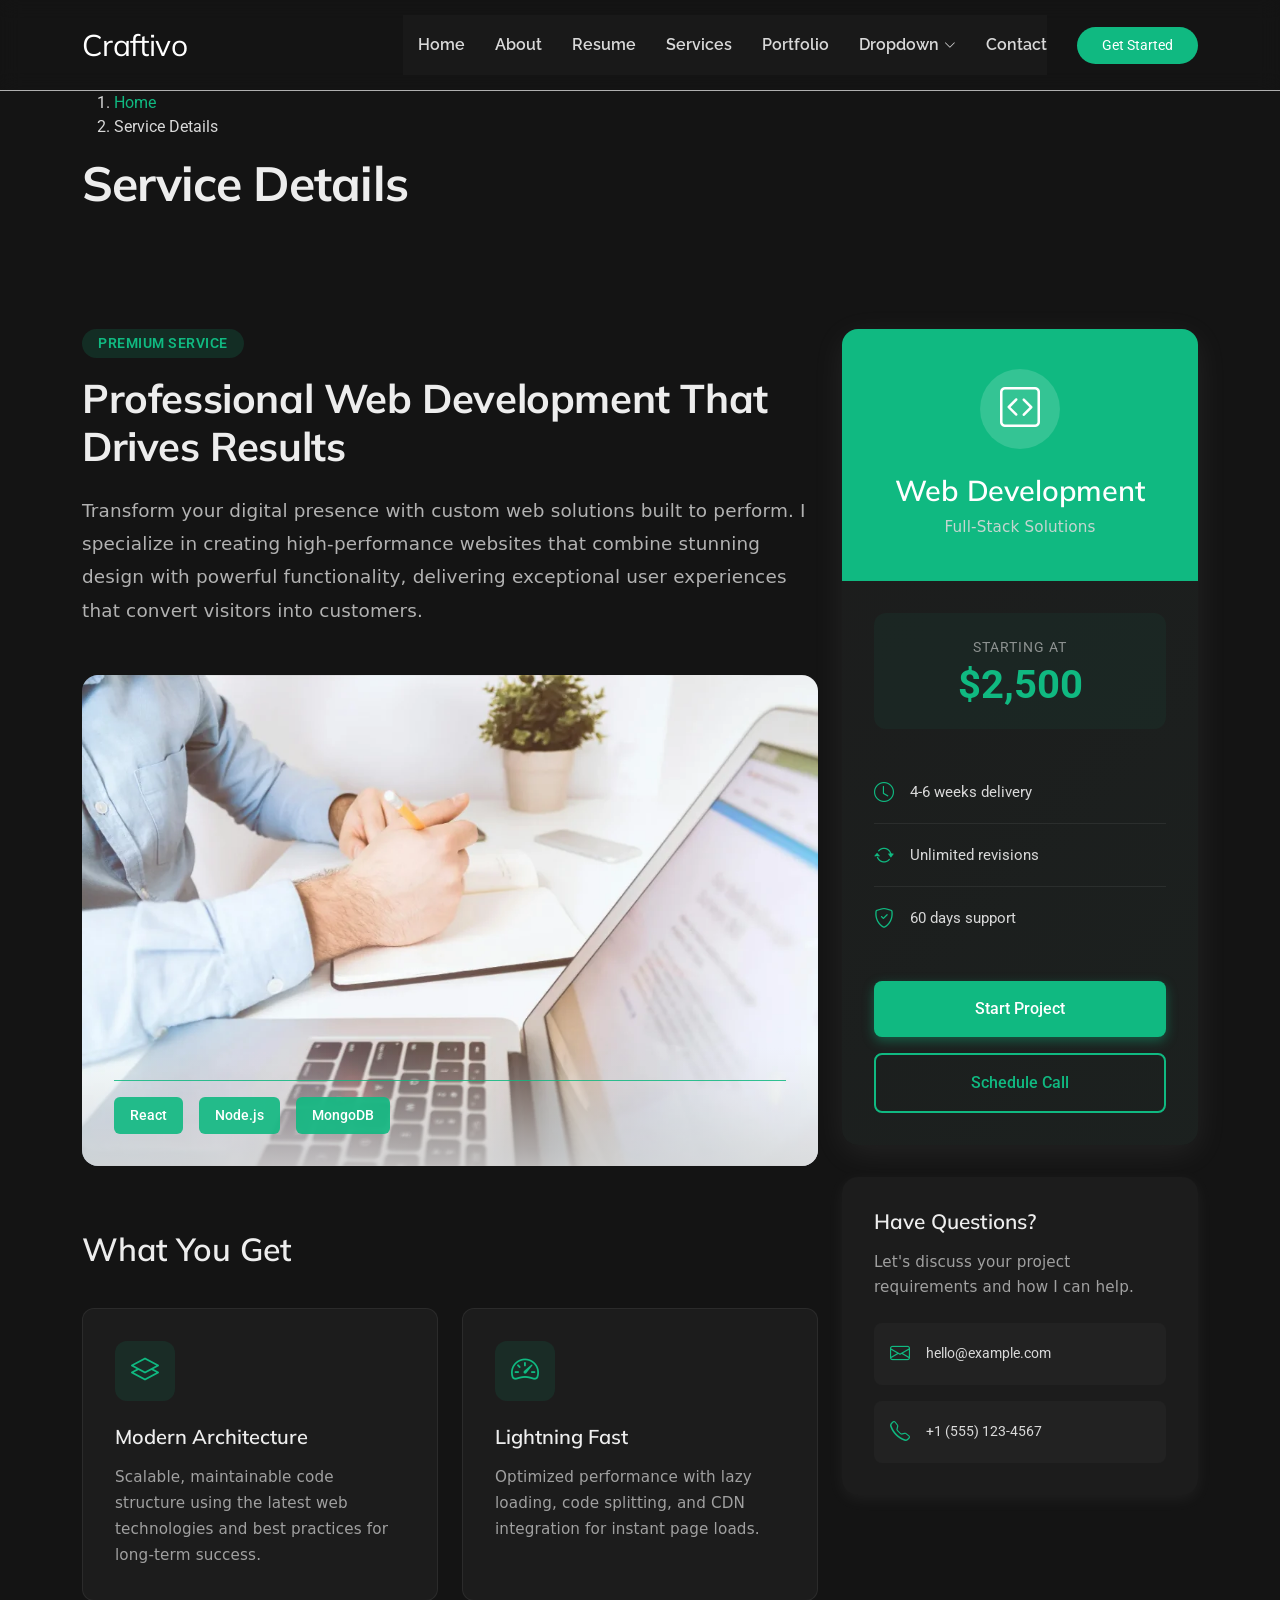
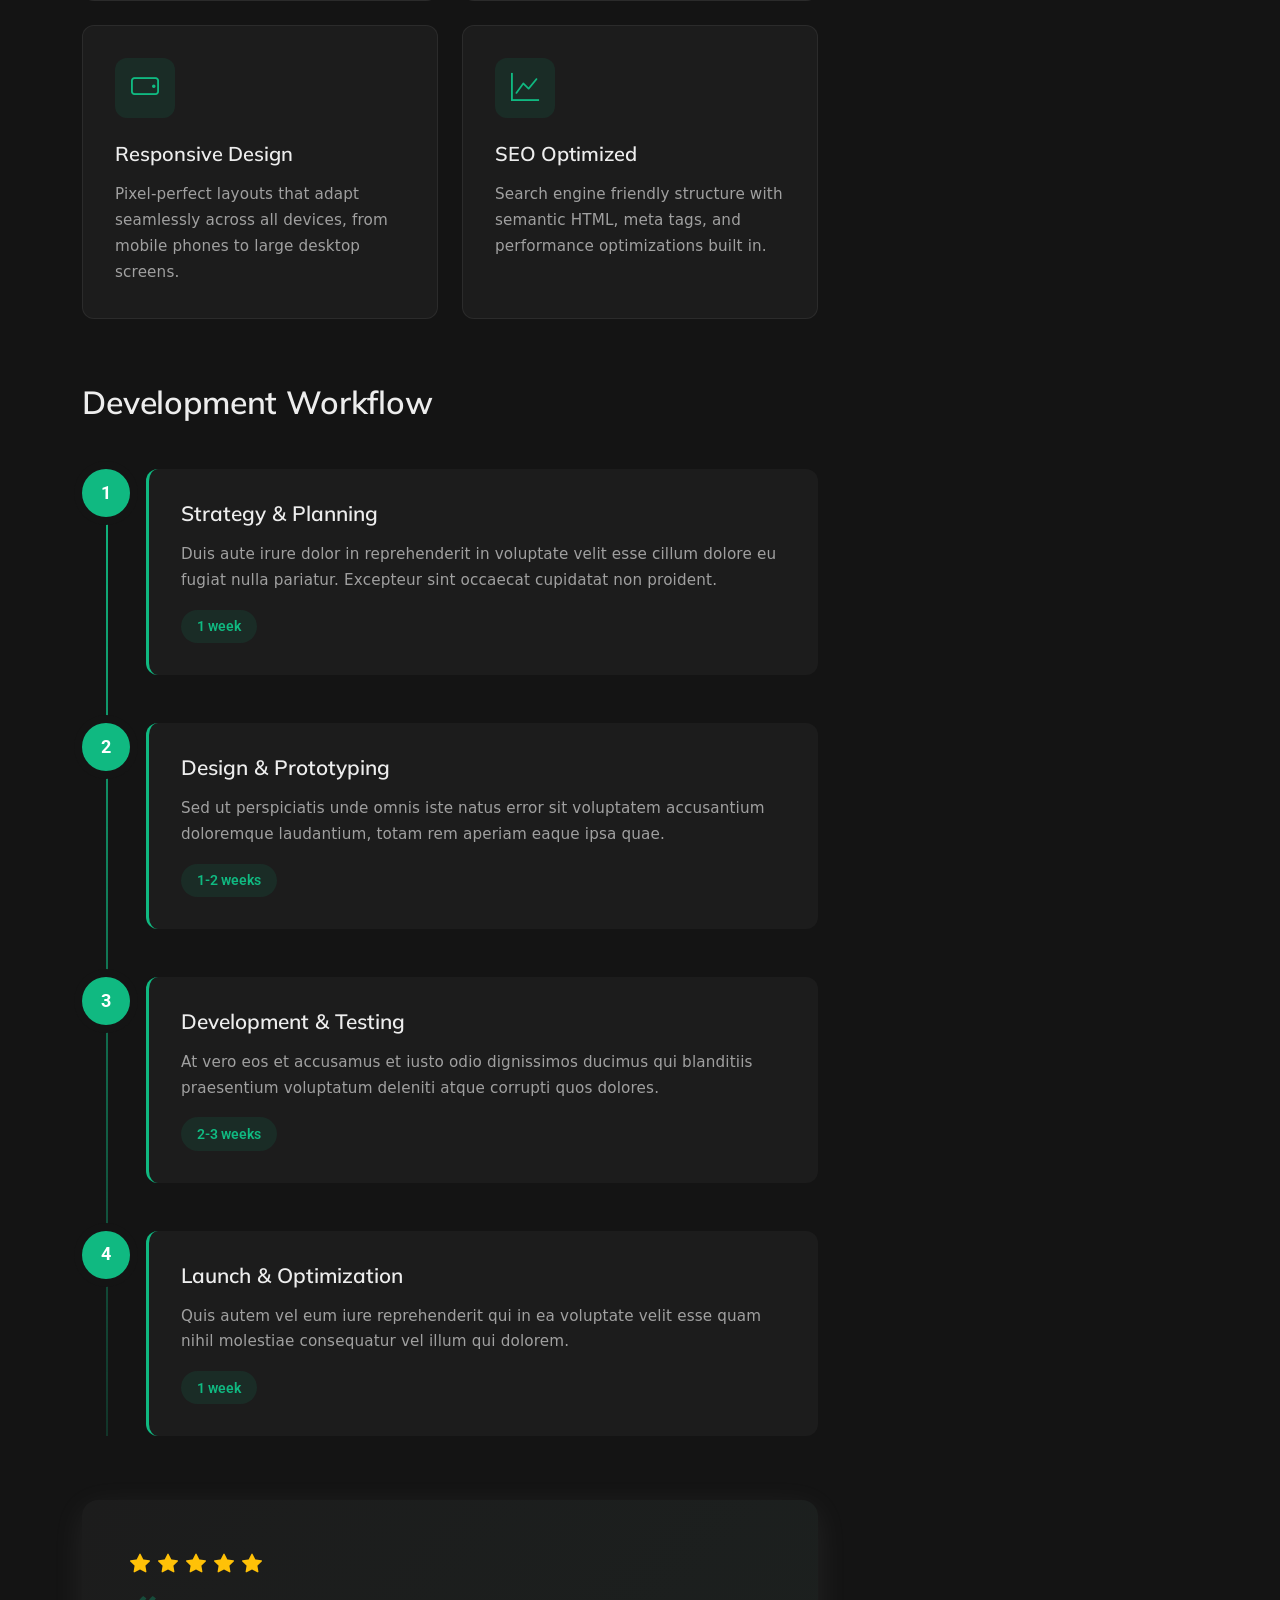
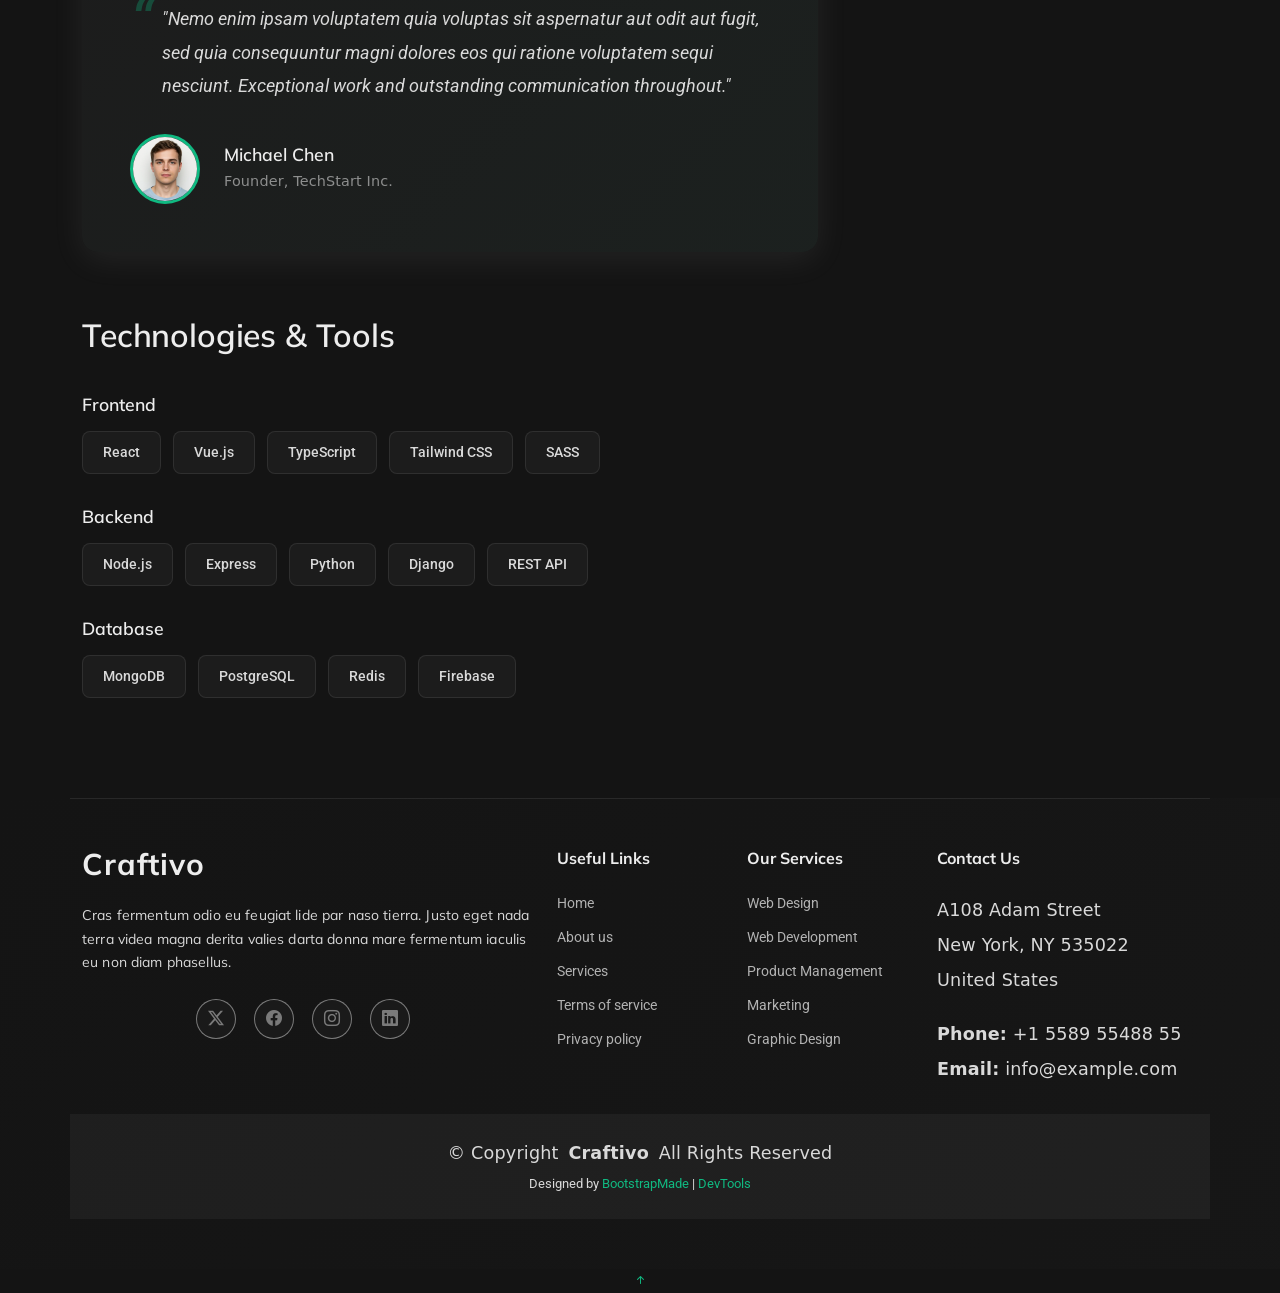
<file: service-details.html>
<!DOCTYPE html>
<html lang="en">

<head>
  <meta charset="utf-8">
  <meta content="width=device-width, initial-scale=1.0" name="viewport">
  <title>Service Details - Craftivo Bootstrap Template</title>
  <meta name="description" content="">
  <meta name="keywords" content="">

  <!-- Favicons -->
  <link href="assets/img/favicon.png" rel="icon">
  <link href="assets/img/apple-touch-icon.png" rel="apple-touch-icon">

  <!-- Fonts -->
  <link href="https://fonts.googleapis.com" rel="preconnect">
  <link href="https://fonts.gstatic.com" rel="preconnect" crossorigin>
  <link href="https://fonts.googleapis.com/css2?family=Roboto:ital,wght@0,100;0,300;0,400;0,500;0,700;0,900;1,100;1,300;1,400;1,500;1,700;1,900&family=Raleway:ital,wght@0,100;0,200;0,300;0,400;0,500;0,600;0,700;0,800;0,900;1,100;1,200;1,300;1,400;1,500;1,600;1,700;1,800;1,900&family=Mulish:ital,wght@0,200;0,300;0,400;0,500;0,600;0,700;0,800;0,900;1,200;1,300;1,400;1,500;1,600;1,700;1,800;1,900&display=swap" rel="stylesheet">

  <!-- Vendor CSS Files -->
  <link href="assets/vendor/bootstrap/css/bootstrap.min.css" rel="stylesheet">
  <link href="assets/vendor/bootstrap-icons/bootstrap-icons.css" rel="stylesheet">
  <link href="assets/vendor/aos/aos.css" rel="stylesheet">
  <link href="assets/vendor/glightbox/css/glightbox.min.css" rel="stylesheet">
  <link href="assets/vendor/swiper/swiper-bundle.min.css" rel="stylesheet">

  <!-- Main CSS File -->
  <link href="assets/css/main.css" rel="stylesheet">

  <!-- =======================================================
  * Template Name: Craftivo
  * Template URL: https://bootstrapmade.com/craftivo-bootstrap-portfolio-template/
  * Updated: Oct 04 2025 with Bootstrap v5.3.8
  * Author: BootstrapMade.com
  * License: https://bootstrapmade.com/license/
  ======================================================== -->
</head>

<body class="service-details-page">

  <header id="header" class="header d-flex align-items-center sticky-top">
    <div class="container-fluid container-xl position-relative d-flex align-items-center">

      <a href="index.html" class="logo d-flex align-items-center me-auto">
        <!-- Uncomment the line below if you also wish to use an image logo -->
        <!-- <img src="assets/img/logo.webp" alt=""> -->
        <h1 class="sitename">Craftivo</h1>
      </a>

      <nav id="navmenu" class="navmenu">
        <ul>
          <li><a href="#hero">Home</a></li>
          <li><a href="#about">About</a></li>
          <li><a href="#resume">Resume</a></li>
          <li><a href="#services">Services</a></li>
          <li><a href="#portfolio">Portfolio</a></li>
          <li class="dropdown"><a href="#"><span>Dropdown</span> <i class="bi bi-chevron-down toggle-dropdown"></i></a>
            <ul>
              <li><a href="#">Dropdown 1</a></li>
              <li class="dropdown"><a href="#"><span>Deep Dropdown</span> <i class="bi bi-chevron-down toggle-dropdown"></i></a>
                <ul>
                  <li><a href="#">Deep Dropdown 1</a></li>
                  <li><a href="#">Deep Dropdown 2</a></li>
                  <li><a href="#">Deep Dropdown 3</a></li>
                  <li><a href="#">Deep Dropdown 4</a></li>
                  <li><a href="#">Deep Dropdown 5</a></li>
                </ul>
              </li>
              <li><a href="#">Dropdown 2</a></li>
              <li><a href="#">Dropdown 3</a></li>
              <li><a href="#">Dropdown 4</a></li>
            </ul>
          </li>
          <li><a href="#contact">Contact</a></li>
        </ul>
        <i class="mobile-nav-toggle d-xl-none bi bi-list"></i>
      </nav>

      <a class="btn-getstarted" href="#about">Get Started</a>

    </div>
  </header>

  <main class="main">

    <!-- Page Title -->
    <div class="page-title light-background">
      <div class="container">
        <nav class="breadcrumbs">
          <ol>
            <li><a href="index.html">Home</a></li>
            <li class="current">Service Details</li>
          </ol>
        </nav>
        <h1>Service Details</h1>
      </div>
    </div><!-- End Page Title -->

    <!-- Service Details Section -->
    <section id="service-details" class="service-details section">

      <div class="container" data-aos="fade-up" data-aos-delay="100">

        <div class="row">

          <div class="col-lg-4 order-lg-2">

            <div class="sticky-sidebar">

              <div class="service-card" data-aos="fade-left" data-aos-delay="200">
                <div class="card-header">
                  <div class="service-icon">
                    <i class="bi bi-code-square"></i>
                  </div>
                  <h3>Web Development</h3>
                  <p class="service-tagline">Full-Stack Solutions</p>
                </div>
                <div class="card-body">
                  <div class="price-tag">
                    <span class="label">Starting at</span>
                    <span class="price">$2,500</span>
                  </div>
                  <ul class="quick-info">
                    <li>
                      <i class="bi bi-clock"></i>
                      <span>4-6 weeks delivery</span>
                    </li>
                    <li>
                      <i class="bi bi-arrow-repeat"></i>
                      <span>Unlimited revisions</span>
                    </li>
                    <li>
                      <i class="bi bi-shield-check"></i>
                      <span>60 days support</span>
                    </li>
                  </ul>
                  <div class="cta-buttons">
                    <a href="#" class="btn-primary">Start Project</a>
                    <a href="#" class="btn-secondary">Schedule Call</a>
                  </div>
                </div>
              </div>

              <div class="contact-card" data-aos="fade-left" data-aos-delay="300">
                <h4>Have Questions?</h4>
                <p>Let's discuss your project requirements and how I can help.</p>
                <div class="contact-methods">
                  <a href="mailto:hello@example.com" class="contact-item">
                    <i class="bi bi-envelope"></i>
                    <span>hello@example.com</span>
                  </a>
                  <a href="tel:+15551234567" class="contact-item">
                    <i class="bi bi-telephone"></i>
                    <span>+1 (555) 123-4567</span>
                  </a>
                </div>
              </div>

            </div>

          </div>

          <div class="col-lg-8 order-lg-1">

            <div class="service-overview" data-aos="fade-up" data-aos-delay="200">
              <div class="overview-header">
                <span class="badge">Premium Service</span>
                <h2>Professional Web Development That Drives Results</h2>
              </div>
              <p class="lead-text">Transform your digital presence with custom web solutions built to perform. I specialize in creating high-performance websites that combine stunning design with powerful functionality, delivering exceptional user experiences that convert visitors into customers.</p>
            </div>

            <div class="service-image-showcase" data-aos="zoom-in" data-aos-delay="300">
              <img src="assets/img/services/services-1.webp" alt="Web Development" class="img-fluid main-image">
              <div class="image-overlay">
                <div class="tech-stack">
                  <span class="tech-item">React</span>
                  <span class="tech-item">Node.js</span>
                  <span class="tech-item">MongoDB</span>
                </div>
              </div>
            </div>

            <div class="features-grid" data-aos="fade-up" data-aos-delay="400">
              <h3 class="section-heading">What You Get</h3>
              <div class="row g-4">
                <div class="col-md-6">
                  <div class="feature-box">
                    <div class="icon-wrapper">
                      <i class="bi bi-layers"></i>
                    </div>
                    <h4>Modern Architecture</h4>
                    <p>Scalable, maintainable code structure using the latest web technologies and best practices for long-term success.</p>
                  </div>
                </div>
                <div class="col-md-6">
                  <div class="feature-box">
                    <div class="icon-wrapper">
                      <i class="bi bi-speedometer2"></i>
                    </div>
                    <h4>Lightning Fast</h4>
                    <p>Optimized performance with lazy loading, code splitting, and CDN integration for instant page loads.</p>
                  </div>
                </div>
                <div class="col-md-6">
                  <div class="feature-box">
                    <div class="icon-wrapper">
                      <i class="bi bi-phone-landscape"></i>
                    </div>
                    <h4>Responsive Design</h4>
                    <p>Pixel-perfect layouts that adapt seamlessly across all devices, from mobile phones to large desktop screens.</p>
                  </div>
                </div>
                <div class="col-md-6">
                  <div class="feature-box">
                    <div class="icon-wrapper">
                      <i class="bi bi-graph-up"></i>
                    </div>
                    <h4>SEO Optimized</h4>
                    <p>Search engine friendly structure with semantic HTML, meta tags, and performance optimizations built in.</p>
                  </div>
                </div>
              </div>
            </div>

            <div class="workflow-section" data-aos="fade-up" data-aos-delay="500">
              <h3 class="section-heading">Development Workflow</h3>
              <div class="timeline">
                <div class="timeline-item">
                  <div class="timeline-marker">1</div>
                  <div class="timeline-content">
                    <h4>Strategy &amp; Planning</h4>
                    <p>Duis aute irure dolor in reprehenderit in voluptate velit esse cillum dolore eu fugiat nulla pariatur. Excepteur sint occaecat cupidatat non proident.</p>
                    <span class="duration">1 week</span>
                  </div>
                </div>
                <div class="timeline-item">
                  <div class="timeline-marker">2</div>
                  <div class="timeline-content">
                    <h4>Design &amp; Prototyping</h4>
                    <p>Sed ut perspiciatis unde omnis iste natus error sit voluptatem accusantium doloremque laudantium, totam rem aperiam eaque ipsa quae.</p>
                    <span class="duration">1-2 weeks</span>
                  </div>
                </div>
                <div class="timeline-item">
                  <div class="timeline-marker">3</div>
                  <div class="timeline-content">
                    <h4>Development &amp; Testing</h4>
                    <p>At vero eos et accusamus et iusto odio dignissimos ducimus qui blanditiis praesentium voluptatum deleniti atque corrupti quos dolores.</p>
                    <span class="duration">2-3 weeks</span>
                  </div>
                </div>
                <div class="timeline-item">
                  <div class="timeline-marker">4</div>
                  <div class="timeline-content">
                    <h4>Launch &amp; Optimization</h4>
                    <p>Quis autem vel eum iure reprehenderit qui in ea voluptate velit esse quam nihil molestiae consequatur vel illum qui dolorem.</p>
                    <span class="duration">1 week</span>
                  </div>
                </div>
              </div>
            </div>

            <div class="testimonial-section" data-aos="fade-up" data-aos-delay="600">
              <div class="testimonial-card">
                <div class="stars">
                  <i class="bi bi-star-fill"></i>
                  <i class="bi bi-star-fill"></i>
                  <i class="bi bi-star-fill"></i>
                  <i class="bi bi-star-fill"></i>
                  <i class="bi bi-star-fill"></i>
                </div>
                <blockquote>
                  "Nemo enim ipsam voluptatem quia voluptas sit aspernatur aut odit aut fugit, sed quia consequuntur magni dolores eos qui ratione voluptatem sequi nesciunt. Exceptional work and outstanding communication throughout."
                </blockquote>
                <div class="client-info">
                  <img src="assets/img/person/person-m-5.webp" alt="Michael Chen" class="client-avatar">
                  <div class="client-details">
                    <h5>Michael Chen</h5>
                    <p>Founder, TechStart Inc.</p>
                  </div>
                </div>
              </div>
            </div>

            <div class="tech-details" data-aos="fade-up" data-aos-delay="700">
              <h3 class="section-heading">Technologies &amp; Tools</h3>
              <div class="tech-categories">
                <div class="tech-category">
                  <h5>Frontend</h5>
                  <div class="tech-tags">
                    <span>React</span>
                    <span>Vue.js</span>
                    <span>TypeScript</span>
                    <span>Tailwind CSS</span>
                    <span>SASS</span>
                  </div>
                </div>
                <div class="tech-category">
                  <h5>Backend</h5>
                  <div class="tech-tags">
                    <span>Node.js</span>
                    <span>Express</span>
                    <span>Python</span>
                    <span>Django</span>
                    <span>REST API</span>
                  </div>
                </div>
                <div class="tech-category">
                  <h5>Database</h5>
                  <div class="tech-tags">
                    <span>MongoDB</span>
                    <span>PostgreSQL</span>
                    <span>Redis</span>
                    <span>Firebase</span>
                  </div>
                </div>
              </div>
            </div>

          </div>

        </div>

      </div>

    </section><!-- /Service Details Section -->

  </main>

  <footer id="footer" class="footer">

    <div class="container footer-top">
      <div class="row gy-4">
        <div class="col-lg-5 col-md-12 footer-about">
          <a href="index.html" class="logo d-flex align-items-center">
            <span class="sitename">Craftivo</span>
          </a>
          <p>Cras fermentum odio eu feugiat lide par naso tierra. Justo eget nada terra videa magna derita valies darta donna mare fermentum iaculis eu non diam phasellus.</p>
          <div class="social-links d-flex mt-4">
            <a href=""><i class="bi bi-twitter-x"></i></a>
            <a href=""><i class="bi bi-facebook"></i></a>
            <a href=""><i class="bi bi-instagram"></i></a>
            <a href=""><i class="bi bi-linkedin"></i></a>
          </div>
        </div>

        <div class="col-lg-2 col-6 footer-links">
          <h4>Useful Links</h4>
          <ul>
            <li><a href="#">Home</a></li>
            <li><a href="#">About us</a></li>
            <li><a href="#">Services</a></li>
            <li><a href="#">Terms of service</a></li>
            <li><a href="#">Privacy policy</a></li>
          </ul>
        </div>

        <div class="col-lg-2 col-6 footer-links">
          <h4>Our Services</h4>
          <ul>
            <li><a href="#">Web Design</a></li>
            <li><a href="#">Web Development</a></li>
            <li><a href="#">Product Management</a></li>
            <li><a href="#">Marketing</a></li>
            <li><a href="#">Graphic Design</a></li>
          </ul>
        </div>

        <div class="col-lg-3 col-md-12 footer-contact text-center text-md-start">
          <h4>Contact Us</h4>
          <p>A108 Adam Street</p>
          <p>New York, NY 535022</p>
          <p>United States</p>
          <p class="mt-4"><strong>Phone:</strong> <span>+1 5589 55488 55</span></p>
          <p><strong>Email:</strong> <span>info@example.com</span></p>
        </div>

      </div>
    </div>

    <div class="container copyright text-center mt-4">
      <p>© <span>Copyright</span> <strong class="px-1 sitename">Craftivo</strong> <span>All Rights Reserved</span></p>
      <div class="credits">
        <!-- All the links in the footer should remain intact. -->
        <!-- You can delete the links only if you've purchased the pro version. -->
        <!-- Licensing information: https://bootstrapmade.com/license/ -->
        <!-- Purchase the pro version with working PHP/AJAX contact form: [buy-url] -->
        Designed by <a href="https://bootstrapmade.com/">BootstrapMade</a> | <a href="https://bootstrapmade.com/tools/">DevTools</a>
      </div>
    </div>

  </footer>

  <!-- Scroll Top -->
  <a href="#" id="scroll-top" class="scroll-top d-flex align-items-center justify-content-center"><i class="bi bi-arrow-up-short"></i></a>

  <!-- Preloader -->
  <div id="preloader"></div>

  <!-- Vendor JS Files -->
  <script src="assets/vendor/bootstrap/js/bootstrap.bundle.min.js"></script>
  <script src="assets/vendor/php-email-form/validate.js"></script>
  <script src="assets/vendor/aos/aos.js"></script>
  <script src="assets/vendor/typed.js/typed.umd.js"></script>
  <script src="assets/vendor/waypoints/noframework.waypoints.js"></script>
  <script src="assets/vendor/glightbox/js/glightbox.min.js"></script>
  <script src="assets/vendor/imagesloaded/imagesloaded.pkgd.min.js"></script>
  <script src="assets/vendor/isotope-layout/isotope.pkgd.min.js"></script>
  <script src="assets/vendor/swiper/swiper-bundle.min.js"></script>

  <!-- Main JS File -->
  <script src="assets/js/main.js"></script>

</body>

</html>
</file>
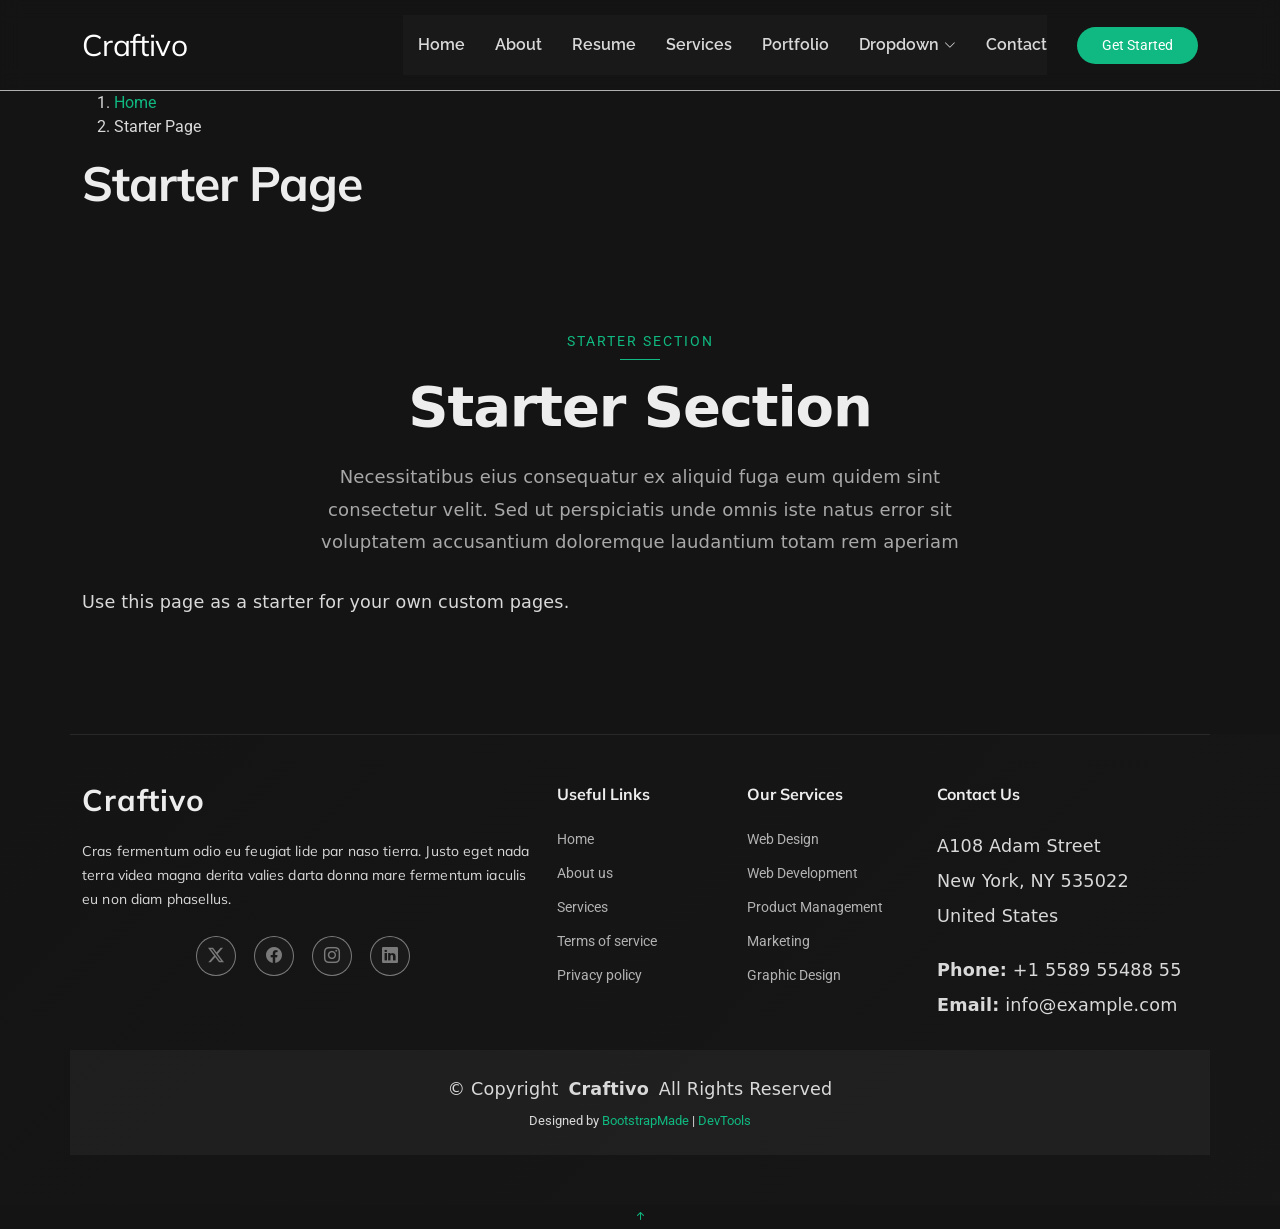
<file: starter-page.html>
<!DOCTYPE html>
<html lang="en">

<head>
  <meta charset="utf-8">
  <meta content="width=device-width, initial-scale=1.0" name="viewport">
  <title>Starter Page - Craftivo Bootstrap Template</title>
  <meta name="description" content="">
  <meta name="keywords" content="">

  <!-- Favicons -->
  <link href="assets/img/favicon.png" rel="icon">
  <link href="assets/img/apple-touch-icon.png" rel="apple-touch-icon">

  <!-- Fonts -->
  <link href="https://fonts.googleapis.com" rel="preconnect">
  <link href="https://fonts.gstatic.com" rel="preconnect" crossorigin>
  <link href="https://fonts.googleapis.com/css2?family=Roboto:ital,wght@0,100;0,300;0,400;0,500;0,700;0,900;1,100;1,300;1,400;1,500;1,700;1,900&family=Raleway:ital,wght@0,100;0,200;0,300;0,400;0,500;0,600;0,700;0,800;0,900;1,100;1,200;1,300;1,400;1,500;1,600;1,700;1,800;1,900&family=Mulish:ital,wght@0,200;0,300;0,400;0,500;0,600;0,700;0,800;0,900;1,200;1,300;1,400;1,500;1,600;1,700;1,800;1,900&display=swap" rel="stylesheet">

  <!-- Vendor CSS Files -->
  <link href="assets/vendor/bootstrap/css/bootstrap.min.css" rel="stylesheet">
  <link href="assets/vendor/bootstrap-icons/bootstrap-icons.css" rel="stylesheet">
  <link href="assets/vendor/aos/aos.css" rel="stylesheet">
  <link href="assets/vendor/glightbox/css/glightbox.min.css" rel="stylesheet">
  <link href="assets/vendor/swiper/swiper-bundle.min.css" rel="stylesheet">

  <!-- Main CSS File -->
  <link href="assets/css/main.css" rel="stylesheet">

  <!-- =======================================================
  * Template Name: Craftivo
  * Template URL: https://bootstrapmade.com/craftivo-bootstrap-portfolio-template/
  * Updated: Oct 04 2025 with Bootstrap v5.3.8
  * Author: BootstrapMade.com
  * License: https://bootstrapmade.com/license/
  ======================================================== -->
</head>

<body class="starter-page-page">

  <header id="header" class="header d-flex align-items-center sticky-top">
    <div class="container-fluid container-xl position-relative d-flex align-items-center">

      <a href="index.html" class="logo d-flex align-items-center me-auto">
        <!-- Uncomment the line below if you also wish to use an image logo -->
        <!-- <img src="assets/img/logo.webp" alt=""> -->
        <h1 class="sitename">Craftivo</h1>
      </a>

      <nav id="navmenu" class="navmenu">
        <ul>
          <li><a href="#hero">Home</a></li>
          <li><a href="#about">About</a></li>
          <li><a href="#resume">Resume</a></li>
          <li><a href="#services">Services</a></li>
          <li><a href="#portfolio">Portfolio</a></li>
          <li class="dropdown"><a href="#"><span>Dropdown</span> <i class="bi bi-chevron-down toggle-dropdown"></i></a>
            <ul>
              <li><a href="#">Dropdown 1</a></li>
              <li class="dropdown"><a href="#"><span>Deep Dropdown</span> <i class="bi bi-chevron-down toggle-dropdown"></i></a>
                <ul>
                  <li><a href="#">Deep Dropdown 1</a></li>
                  <li><a href="#">Deep Dropdown 2</a></li>
                  <li><a href="#">Deep Dropdown 3</a></li>
                  <li><a href="#">Deep Dropdown 4</a></li>
                  <li><a href="#">Deep Dropdown 5</a></li>
                </ul>
              </li>
              <li><a href="#">Dropdown 2</a></li>
              <li><a href="#">Dropdown 3</a></li>
              <li><a href="#">Dropdown 4</a></li>
            </ul>
          </li>
          <li><a href="#contact">Contact</a></li>
        </ul>
        <i class="mobile-nav-toggle d-xl-none bi bi-list"></i>
      </nav>

      <a class="btn-getstarted" href="#about">Get Started</a>

    </div>
  </header>

  <main class="main">

    <!-- Page Title -->
    <div class="page-title light-background">
      <div class="container">
        <nav class="breadcrumbs">
          <ol>
            <li><a href="index.html">Home</a></li>
            <li class="current">Starter Page</li>
          </ol>
        </nav>
        <h1>Starter Page</h1>
      </div>
    </div><!-- End Page Title -->

    <!-- Starter Section Section -->
    <section id="starter-section" class="starter-section section">

      <!-- Section Title -->
      <div class="container section-title" data-aos="fade-up">
        <span class="subtitle">Starter Section</span>
        <h2>Starter Section</h2>
        <p>Necessitatibus eius consequatur ex aliquid fuga eum quidem sint consectetur velit. Sed ut perspiciatis unde omnis iste natus error sit voluptatem accusantium doloremque laudantium totam rem aperiam</p>
      </div><!-- End Section Title -->

      <div class="container" data-aos="fade-up">
        <p>Use this page as a starter for your own custom pages.</p>
      </div>

    </section><!-- /Starter Section Section -->

  </main>

  <footer id="footer" class="footer">

    <div class="container footer-top">
      <div class="row gy-4">
        <div class="col-lg-5 col-md-12 footer-about">
          <a href="index.html" class="logo d-flex align-items-center">
            <span class="sitename">Craftivo</span>
          </a>
          <p>Cras fermentum odio eu feugiat lide par naso tierra. Justo eget nada terra videa magna derita valies darta donna mare fermentum iaculis eu non diam phasellus.</p>
          <div class="social-links d-flex mt-4">
            <a href=""><i class="bi bi-twitter-x"></i></a>
            <a href=""><i class="bi bi-facebook"></i></a>
            <a href=""><i class="bi bi-instagram"></i></a>
            <a href=""><i class="bi bi-linkedin"></i></a>
          </div>
        </div>

        <div class="col-lg-2 col-6 footer-links">
          <h4>Useful Links</h4>
          <ul>
            <li><a href="#">Home</a></li>
            <li><a href="#">About us</a></li>
            <li><a href="#">Services</a></li>
            <li><a href="#">Terms of service</a></li>
            <li><a href="#">Privacy policy</a></li>
          </ul>
        </div>

        <div class="col-lg-2 col-6 footer-links">
          <h4>Our Services</h4>
          <ul>
            <li><a href="#">Web Design</a></li>
            <li><a href="#">Web Development</a></li>
            <li><a href="#">Product Management</a></li>
            <li><a href="#">Marketing</a></li>
            <li><a href="#">Graphic Design</a></li>
          </ul>
        </div>

        <div class="col-lg-3 col-md-12 footer-contact text-center text-md-start">
          <h4>Contact Us</h4>
          <p>A108 Adam Street</p>
          <p>New York, NY 535022</p>
          <p>United States</p>
          <p class="mt-4"><strong>Phone:</strong> <span>+1 5589 55488 55</span></p>
          <p><strong>Email:</strong> <span>info@example.com</span></p>
        </div>

      </div>
    </div>

    <div class="container copyright text-center mt-4">
      <p>© <span>Copyright</span> <strong class="px-1 sitename">Craftivo</strong> <span>All Rights Reserved</span></p>
      <div class="credits">
        <!-- All the links in the footer should remain intact. -->
        <!-- You can delete the links only if you've purchased the pro version. -->
        <!-- Licensing information: https://bootstrapmade.com/license/ -->
        <!-- Purchase the pro version with working PHP/AJAX contact form: [buy-url] -->
        Designed by <a href="https://bootstrapmade.com/">BootstrapMade</a> | <a href="https://bootstrapmade.com/tools/">DevTools</a>
      </div>
    </div>

  </footer>

  <!-- Scroll Top -->
  <a href="#" id="scroll-top" class="scroll-top d-flex align-items-center justify-content-center"><i class="bi bi-arrow-up-short"></i></a>

  <!-- Preloader -->
  <div id="preloader"></div>

  <!-- Vendor JS Files -->
  <script src="assets/vendor/bootstrap/js/bootstrap.bundle.min.js"></script>
  <script src="assets/vendor/php-email-form/validate.js"></script>
  <script src="assets/vendor/aos/aos.js"></script>
  <script src="assets/vendor/typed.js/typed.umd.js"></script>
  <script src="assets/vendor/waypoints/noframework.waypoints.js"></script>
  <script src="assets/vendor/glightbox/js/glightbox.min.js"></script>
  <script src="assets/vendor/imagesloaded/imagesloaded.pkgd.min.js"></script>
  <script src="assets/vendor/isotope-layout/isotope.pkgd.min.js"></script>
  <script src="assets/vendor/swiper/swiper-bundle.min.js"></script>

  <!-- Main JS File -->
  <script src="assets/js/main.js"></script>

</body>

</html>
</file>
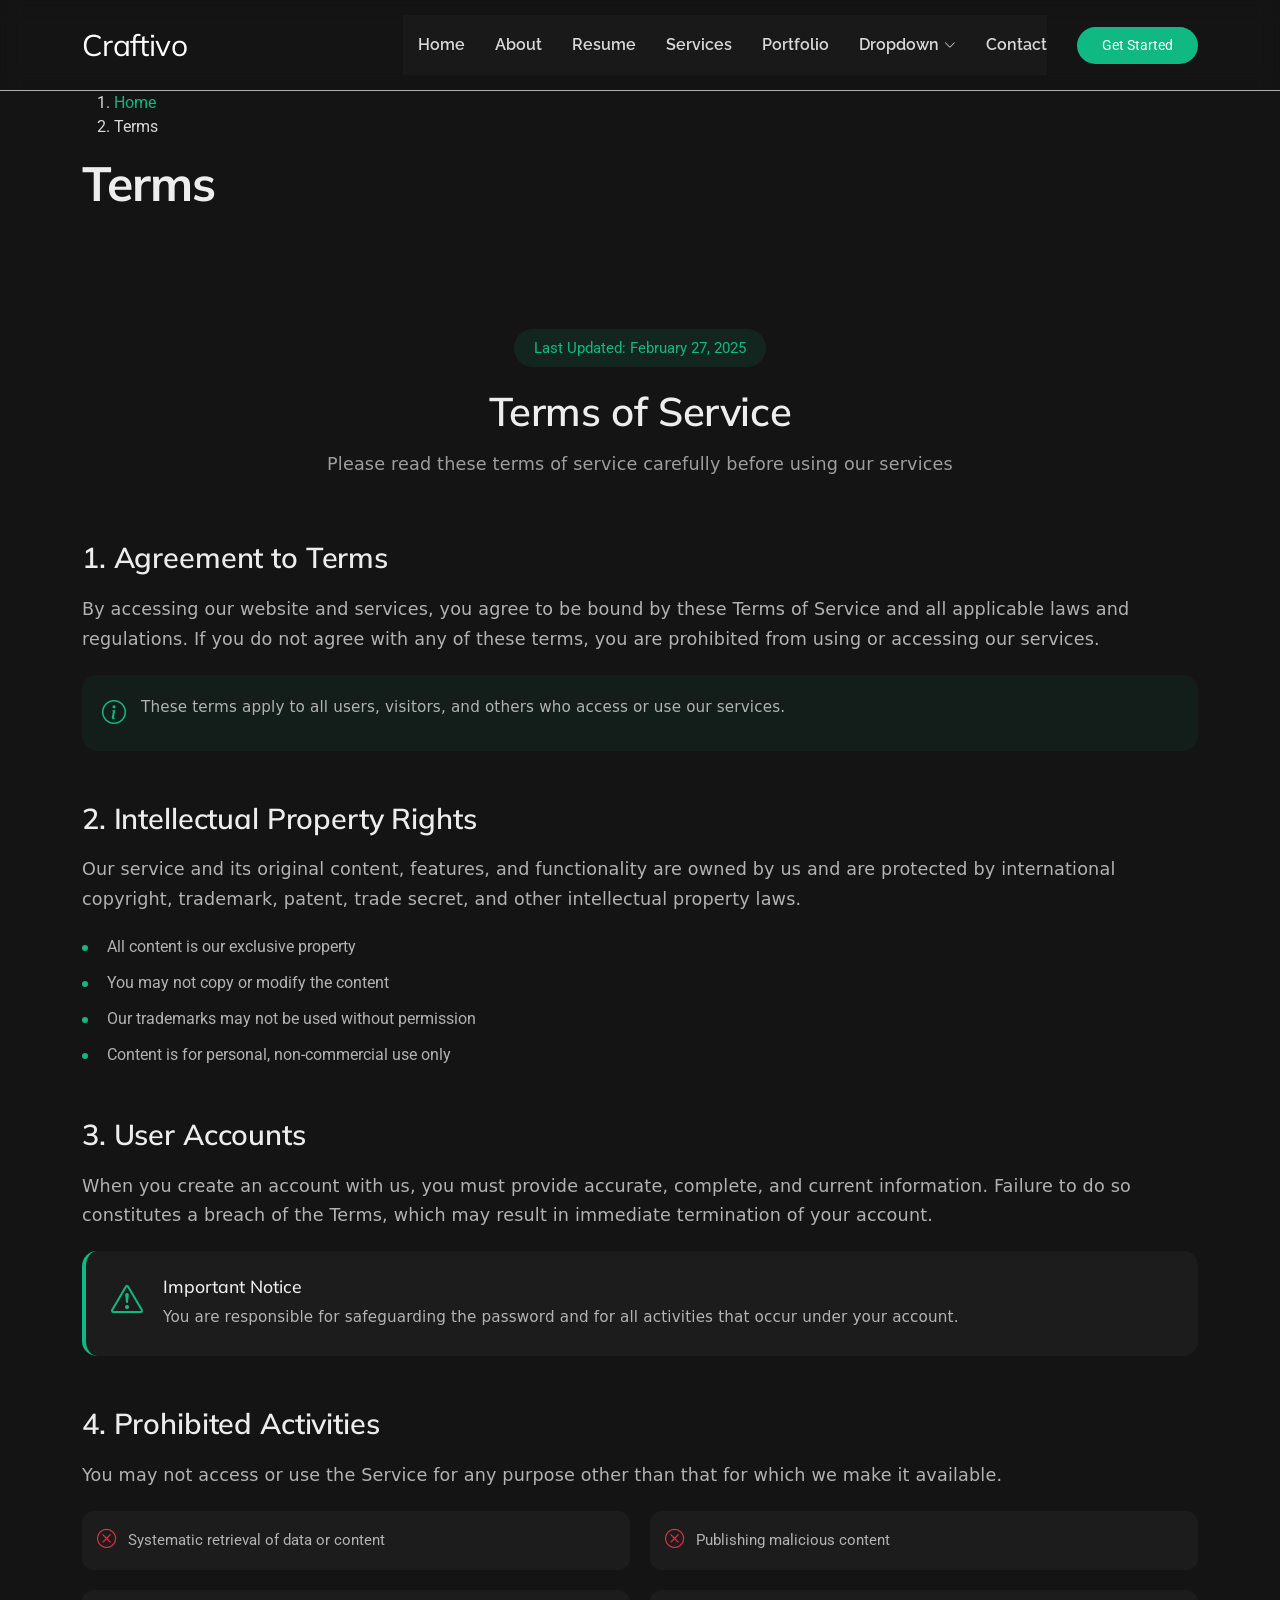
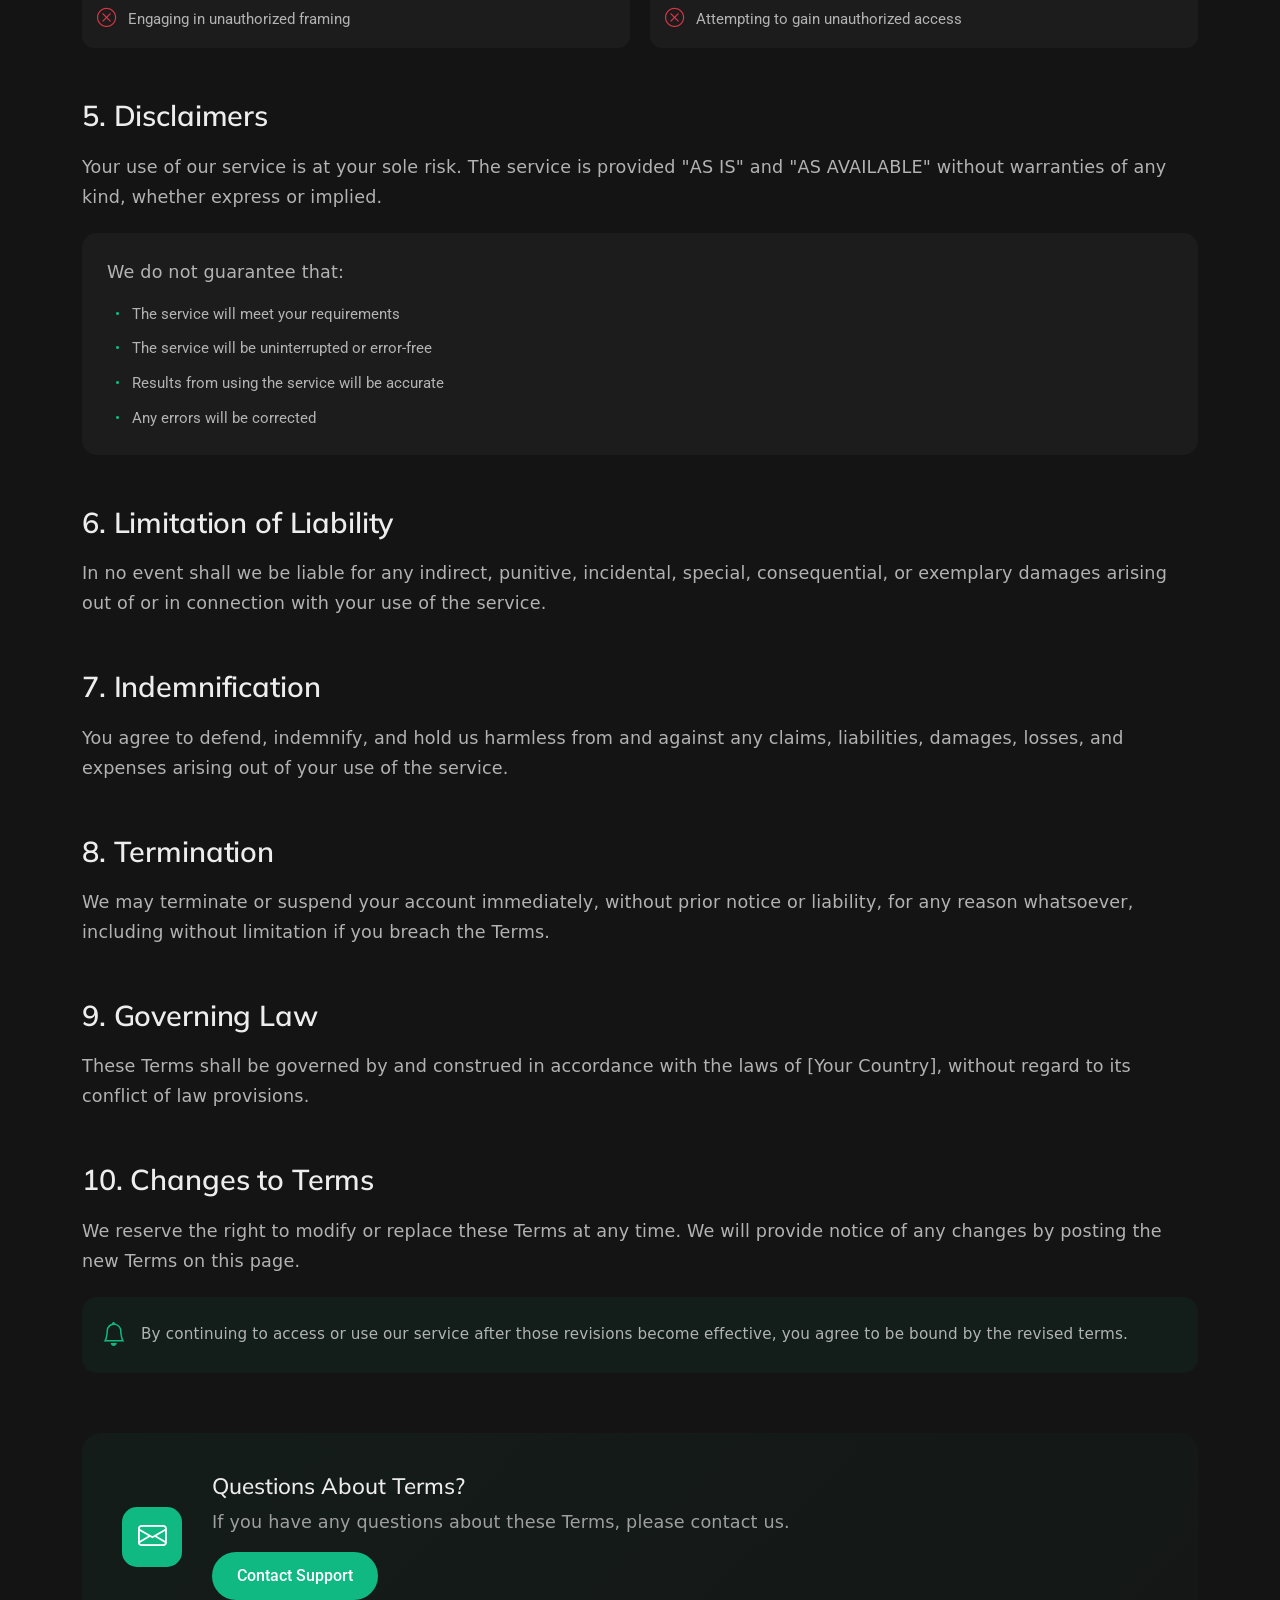
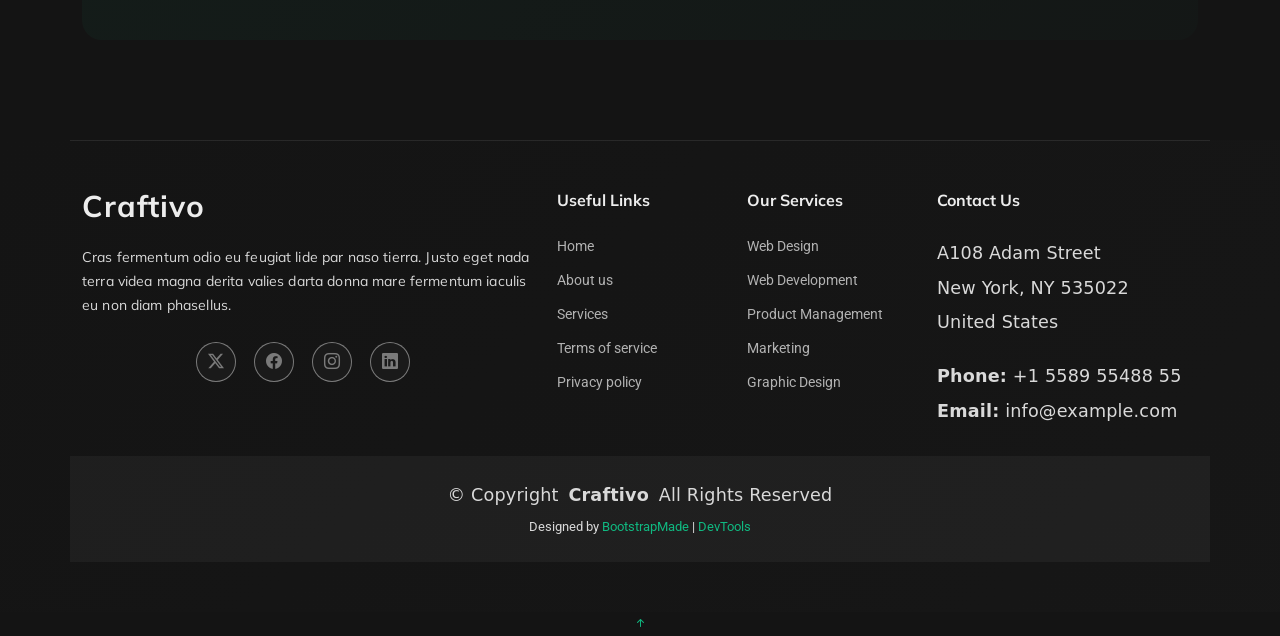
<file: terms.html>
<!DOCTYPE html>
<html lang="en">

<head>
  <meta charset="utf-8">
  <meta content="width=device-width, initial-scale=1.0" name="viewport">
  <title>Terms - Craftivo Bootstrap Template</title>
  <meta name="description" content="">
  <meta name="keywords" content="">

  <!-- Favicons -->
  <link href="assets/img/favicon.png" rel="icon">
  <link href="assets/img/apple-touch-icon.png" rel="apple-touch-icon">

  <!-- Fonts -->
  <link href="https://fonts.googleapis.com" rel="preconnect">
  <link href="https://fonts.gstatic.com" rel="preconnect" crossorigin>
  <link href="https://fonts.googleapis.com/css2?family=Roboto:ital,wght@0,100;0,300;0,400;0,500;0,700;0,900;1,100;1,300;1,400;1,500;1,700;1,900&family=Raleway:ital,wght@0,100;0,200;0,300;0,400;0,500;0,600;0,700;0,800;0,900;1,100;1,200;1,300;1,400;1,500;1,600;1,700;1,800;1,900&family=Mulish:ital,wght@0,200;0,300;0,400;0,500;0,600;0,700;0,800;0,900;1,200;1,300;1,400;1,500;1,600;1,700;1,800;1,900&display=swap" rel="stylesheet">

  <!-- Vendor CSS Files -->
  <link href="assets/vendor/bootstrap/css/bootstrap.min.css" rel="stylesheet">
  <link href="assets/vendor/bootstrap-icons/bootstrap-icons.css" rel="stylesheet">
  <link href="assets/vendor/aos/aos.css" rel="stylesheet">
  <link href="assets/vendor/glightbox/css/glightbox.min.css" rel="stylesheet">
  <link href="assets/vendor/swiper/swiper-bundle.min.css" rel="stylesheet">

  <!-- Main CSS File -->
  <link href="assets/css/main.css" rel="stylesheet">

  <!-- =======================================================
  * Template Name: Craftivo
  * Template URL: https://bootstrapmade.com/craftivo-bootstrap-portfolio-template/
  * Updated: Oct 04 2025 with Bootstrap v5.3.8
  * Author: BootstrapMade.com
  * License: https://bootstrapmade.com/license/
  ======================================================== -->
</head>

<body class="terms-page">

  <header id="header" class="header d-flex align-items-center sticky-top">
    <div class="container-fluid container-xl position-relative d-flex align-items-center">

      <a href="index.html" class="logo d-flex align-items-center me-auto">
        <!-- Uncomment the line below if you also wish to use an image logo -->
        <!-- <img src="assets/img/logo.webp" alt=""> -->
        <h1 class="sitename">Craftivo</h1>
      </a>

      <nav id="navmenu" class="navmenu">
        <ul>
          <li><a href="#hero">Home</a></li>
          <li><a href="#about">About</a></li>
          <li><a href="#resume">Resume</a></li>
          <li><a href="#services">Services</a></li>
          <li><a href="#portfolio">Portfolio</a></li>
          <li class="dropdown"><a href="#"><span>Dropdown</span> <i class="bi bi-chevron-down toggle-dropdown"></i></a>
            <ul>
              <li><a href="#">Dropdown 1</a></li>
              <li class="dropdown"><a href="#"><span>Deep Dropdown</span> <i class="bi bi-chevron-down toggle-dropdown"></i></a>
                <ul>
                  <li><a href="#">Deep Dropdown 1</a></li>
                  <li><a href="#">Deep Dropdown 2</a></li>
                  <li><a href="#">Deep Dropdown 3</a></li>
                  <li><a href="#">Deep Dropdown 4</a></li>
                  <li><a href="#">Deep Dropdown 5</a></li>
                </ul>
              </li>
              <li><a href="#">Dropdown 2</a></li>
              <li><a href="#">Dropdown 3</a></li>
              <li><a href="#">Dropdown 4</a></li>
            </ul>
          </li>
          <li><a href="#contact">Contact</a></li>
        </ul>
        <i class="mobile-nav-toggle d-xl-none bi bi-list"></i>
      </nav>

      <a class="btn-getstarted" href="#about">Get Started</a>

    </div>
  </header>

  <main class="main">

    <!-- Page Title -->
    <div class="page-title light-background">
      <div class="container">
        <nav class="breadcrumbs">
          <ol>
            <li><a href="index.html">Home</a></li>
            <li class="current">Terms</li>
          </ol>
        </nav>
        <h1>Terms</h1>
      </div>
    </div><!-- End Page Title -->

    <!-- Terms Of Service Section -->
    <section id="terms-of-service" class="terms-of-service section">

      <div class="container" data-aos="fade-up">
        <!-- Page Header -->
        <div class="tos-header text-center" data-aos="fade-up">
          <span class="last-updated">Last Updated: February 27, 2025</span>
          <h2>Terms of Service</h2>
          <p>Please read these terms of service carefully before using our services</p>
        </div>

        <!-- Content -->
        <div class="tos-content" data-aos="fade-up" data-aos-delay="200">
          <!-- Agreement Section -->
          <div id="agreement" class="content-section">
            <h3>1. Agreement to Terms</h3>
            <p>By accessing our website and services, you agree to be bound by these Terms of Service and all applicable laws and regulations. If you do not agree with any of these terms, you are prohibited from using or accessing our services.</p>
            <div class="info-box">
              <i class="bi bi-info-circle"></i>
              <p>These terms apply to all users, visitors, and others who access or use our services.</p>
            </div>
          </div>

          <!-- Intellectual Property -->
          <div id="intellectual-property" class="content-section">
            <h3>2. Intellectual Property Rights</h3>
            <p>Our service and its original content, features, and functionality are owned by us and are protected by international copyright, trademark, patent, trade secret, and other intellectual property laws.</p>
            <ul class="list-items">
              <li>All content is our exclusive property</li>
              <li>You may not copy or modify the content</li>
              <li>Our trademarks may not be used without permission</li>
              <li>Content is for personal, non-commercial use only</li>
            </ul>
          </div>

          <!-- User Accounts -->
          <div id="user-accounts" class="content-section">
            <h3>3. User Accounts</h3>
            <p>When you create an account with us, you must provide accurate, complete, and current information. Failure to do so constitutes a breach of the Terms, which may result in immediate termination of your account.</p>
            <div class="alert-box">
              <i class="bi bi-exclamation-triangle"></i>
              <div class="alert-content">
                <h5>Important Notice</h5>
                <p>You are responsible for safeguarding the password and for all activities that occur under your account.</p>
              </div>
            </div>
          </div>

          <!-- Prohibited Activities -->
          <div id="prohibited" class="content-section">
            <h3>4. Prohibited Activities</h3>
            <p>You may not access or use the Service for any purpose other than that for which we make it available.</p>
            <div class="prohibited-list">
              <div class="prohibited-item">
                <i class="bi bi-x-circle"></i>
                <span>Systematic retrieval of data or content</span>
              </div>
              <div class="prohibited-item">
                <i class="bi bi-x-circle"></i>
                <span>Publishing malicious content</span>
              </div>
              <div class="prohibited-item">
                <i class="bi bi-x-circle"></i>
                <span>Engaging in unauthorized framing</span>
              </div>
              <div class="prohibited-item">
                <i class="bi bi-x-circle"></i>
                <span>Attempting to gain unauthorized access</span>
              </div>
            </div>
          </div>

          <!-- Disclaimers -->
          <div id="disclaimer" class="content-section">
            <h3>5. Disclaimers</h3>
            <p>Your use of our service is at your sole risk. The service is provided "AS IS" and "AS AVAILABLE" without warranties of any kind, whether express or implied.</p>
            <div class="disclaimer-box">
              <p>We do not guarantee that:</p>
              <ul>
                <li>The service will meet your requirements</li>
                <li>The service will be uninterrupted or error-free</li>
                <li>Results from using the service will be accurate</li>
                <li>Any errors will be corrected</li>
              </ul>
            </div>
          </div>

          <!-- Limitation of Liability -->
          <div id="limitation" class="content-section">
            <h3>6. Limitation of Liability</h3>
            <p>In no event shall we be liable for any indirect, punitive, incidental, special, consequential, or exemplary damages arising out of or in connection with your use of the service.</p>
          </div>

          <!-- Indemnification -->
          <div id="indemnification" class="content-section">
            <h3>7. Indemnification</h3>
            <p>You agree to defend, indemnify, and hold us harmless from and against any claims, liabilities, damages, losses, and expenses arising out of your use of the service.</p>
          </div>

          <!-- Termination -->
          <div id="termination" class="content-section">
            <h3>8. Termination</h3>
            <p>We may terminate or suspend your account immediately, without prior notice or liability, for any reason whatsoever, including without limitation if you breach the Terms.</p>
          </div>

          <!-- Governing Law -->
          <div id="governing-law" class="content-section">
            <h3>9. Governing Law</h3>
            <p>These Terms shall be governed by and construed in accordance with the laws of [Your Country], without regard to its conflict of law provisions.</p>
          </div>

          <!-- Changes -->
          <div id="changes" class="content-section">
            <h3>10. Changes to Terms</h3>
            <p>We reserve the right to modify or replace these Terms at any time. We will provide notice of any changes by posting the new Terms on this page.</p>
            <div class="notice-box">
              <i class="bi bi-bell"></i>
              <p>By continuing to access or use our service after those revisions become effective, you agree to be bound by the revised terms.</p>
            </div>
          </div>
        </div>

        <!-- Contact Section -->
        <div class="tos-contact" data-aos="fade-up" data-aos-delay="300">
          <div class="contact-box">
            <div class="contact-icon">
              <i class="bi bi-envelope"></i>
            </div>
            <div class="contact-content">
              <h4>Questions About Terms?</h4>
              <p>If you have any questions about these Terms, please contact us.</p>
              <a href="#" class="contact-link">Contact Support</a>
            </div>
          </div>
        </div>
      </div>

    </section><!-- /Terms Of Service Section -->

  </main>

  <footer id="footer" class="footer">

    <div class="container footer-top">
      <div class="row gy-4">
        <div class="col-lg-5 col-md-12 footer-about">
          <a href="index.html" class="logo d-flex align-items-center">
            <span class="sitename">Craftivo</span>
          </a>
          <p>Cras fermentum odio eu feugiat lide par naso tierra. Justo eget nada terra videa magna derita valies darta donna mare fermentum iaculis eu non diam phasellus.</p>
          <div class="social-links d-flex mt-4">
            <a href=""><i class="bi bi-twitter-x"></i></a>
            <a href=""><i class="bi bi-facebook"></i></a>
            <a href=""><i class="bi bi-instagram"></i></a>
            <a href=""><i class="bi bi-linkedin"></i></a>
          </div>
        </div>

        <div class="col-lg-2 col-6 footer-links">
          <h4>Useful Links</h4>
          <ul>
            <li><a href="#">Home</a></li>
            <li><a href="#">About us</a></li>
            <li><a href="#">Services</a></li>
            <li><a href="#">Terms of service</a></li>
            <li><a href="#">Privacy policy</a></li>
          </ul>
        </div>

        <div class="col-lg-2 col-6 footer-links">
          <h4>Our Services</h4>
          <ul>
            <li><a href="#">Web Design</a></li>
            <li><a href="#">Web Development</a></li>
            <li><a href="#">Product Management</a></li>
            <li><a href="#">Marketing</a></li>
            <li><a href="#">Graphic Design</a></li>
          </ul>
        </div>

        <div class="col-lg-3 col-md-12 footer-contact text-center text-md-start">
          <h4>Contact Us</h4>
          <p>A108 Adam Street</p>
          <p>New York, NY 535022</p>
          <p>United States</p>
          <p class="mt-4"><strong>Phone:</strong> <span>+1 5589 55488 55</span></p>
          <p><strong>Email:</strong> <span>info@example.com</span></p>
        </div>

      </div>
    </div>

    <div class="container copyright text-center mt-4">
      <p>© <span>Copyright</span> <strong class="px-1 sitename">Craftivo</strong> <span>All Rights Reserved</span></p>
      <div class="credits">
        <!-- All the links in the footer should remain intact. -->
        <!-- You can delete the links only if you've purchased the pro version. -->
        <!-- Licensing information: https://bootstrapmade.com/license/ -->
        <!-- Purchase the pro version with working PHP/AJAX contact form: [buy-url] -->
        Designed by <a href="https://bootstrapmade.com/">BootstrapMade</a> | <a href="https://bootstrapmade.com/tools/">DevTools</a>
      </div>
    </div>

  </footer>

  <!-- Scroll Top -->
  <a href="#" id="scroll-top" class="scroll-top d-flex align-items-center justify-content-center"><i class="bi bi-arrow-up-short"></i></a>

  <!-- Preloader -->
  <div id="preloader"></div>

  <!-- Vendor JS Files -->
  <script src="assets/vendor/bootstrap/js/bootstrap.bundle.min.js"></script>
  <script src="assets/vendor/php-email-form/validate.js"></script>
  <script src="assets/vendor/aos/aos.js"></script>
  <script src="assets/vendor/typed.js/typed.umd.js"></script>
  <script src="assets/vendor/waypoints/noframework.waypoints.js"></script>
  <script src="assets/vendor/glightbox/js/glightbox.min.js"></script>
  <script src="assets/vendor/imagesloaded/imagesloaded.pkgd.min.js"></script>
  <script src="assets/vendor/isotope-layout/isotope.pkgd.min.js"></script>
  <script src="assets/vendor/swiper/swiper-bundle.min.js"></script>

  <!-- Main JS File -->
  <script src="assets/js/main.js"></script>

</body>

</html>
</file>
<file: assets/css/main.css>
/**
* Template Name: Craftivo
* Template URL: https://bootstrapmade.com/craftivo-bootstrap-portfolio-template/
* Updated: Oct 04 2025 with Bootstrap v5.3.8
* Author: BootstrapMade.com
* License: https://bootstrapmade.com/license/
*/

@charset "UTF-8";

/*--------------------------------------------------------------
# Font & Color Variables
# Help: https://bootstrapmade.com/color-system/
--------------------------------------------------------------*/
/* Fonts */
:root {
  --default-font: "Roboto",  system-ui, -apple-system, "Segoe UI", Roboto, "Helvetica Neue", Arial, "Noto Sans", "Liberation Sans", sans-serif, "Apple Color Emoji", "Segoe UI Emoji", "Segoe UI Symbol", "Noto Color Emoji";
  --heading-font: "Mulish",  sans-serif;
  --nav-font: "Raleway",  sans-serif;
}

/* Global Colors - The following color variables are used throughout the website. Updating them here will change the color scheme of the entire website */
:root { 
  --background-color: #141414; /* Background color for the entire website, including individual sections */
  --default-color: #d9d9d9; /* Default color used for the majority of the text content across the entire website */
  --heading-color: #ededed; /* Color for headings, subheadings and title throughout the website */
  --accent-color: #10b981; /* Accent color that represents your brand on the website. It's used for buttons, links, and other elements that need to stand out */
  --surface-color: #1c1c1c; /* The surface color is used as a background of boxed elements within sections, such as cards, icon boxes, or other elements that require a visual separation from the global background. */
  --contrast-color: #ffffff; /* Contrast color for text, ensuring readability against backgrounds of accent, heading, or default colors. */
}

/* Nav Menu Colors - The following color variables are used specifically for the navigation menu. They are separate from the global colors to allow for more customization options */
:root {
  --nav-color: #d9d9d9;  /* The default color of the main navmenu links */
  --nav-hover-color: #10b981; /* Applied to main navmenu links when they are hovered over or active */
  --nav-mobile-background-color: #2e2e2e; /* Used as the background color for mobile navigation menu */
  --nav-dropdown-background-color: #2e2e2e; /* Used as the background color for dropdown items that appear when hovering over primary navigation items */
  --nav-dropdown-color: #d9d9d9; /* Used for navigation links of the dropdown items in the navigation menu. */
  --nav-dropdown-hover-color: #10b981; /* Similar to --nav-hover-color, this color is applied to dropdown navigation links when they are hovered over. */
}

/* Color Presets - These classes override global colors when applied to any section or element, providing reuse of the sam color scheme. */

.light-background {
  --background-color: rgba(41, 41, 41, 0.8);
  --surface-color: #484848;
}

.dark-background {
  --background-color: #060606;
  --default-color: #ffffff;
  --heading-color: #ffffff;
  --surface-color: #252525;
  --contrast-color: #ffffff;
}

/* Smooth scroll */
:root {
  scroll-behavior: smooth;
}

/*--------------------------------------------------------------
# General Styling & Shared Classes
--------------------------------------------------------------*/
body {
  color: var(--default-color);
  background-color: var(--background-color);
  font-family: var(--default-font);
}

a {
  color: var(--accent-color);
  text-decoration: none;
  transition: 0.3s;
}

a:hover {
  color: color-mix(in srgb, var(--accent-color), transparent 25%);
  text-decoration: none;
}

h1,
h2,
h3,
h4,
h5,
h6 {
  color: var(--heading-color);
  font-family: var(--heading-font);
  line-height: 1.2;
  margin-bottom: 1rem;
}

/* Responsive Typography */
h1 {
  font-size: clamp(2rem, 5vw, 3rem);
  font-weight: 700;
  letter-spacing: -0.02em;
}

h2 {
  font-size: clamp(1.75rem, 4vw, 2.5rem);
  font-weight: 600;
  letter-spacing: -0.01em;
}

h3 {
  font-size: clamp(1.5rem, 3vw, 2rem);
  font-weight: 600;
  letter-spacing: -0.005em;
}

h4 {
  font-size: clamp(1.25rem, 2.5vw, 1.5rem);
  font-weight: 500;
}

h5 {
  font-size: clamp(1.125rem, 2vw, 1.25rem);
  font-weight: 500;
}

h6 {
  font-size: clamp(1rem, 1.5vw, 1.125rem);
  font-weight: 500;
}

p {
  font-family: var(--default-font);
  font-size: clamp(0.95rem, 1.5vw, 1.1rem);
  line-height: 1.6;
  color: var(--default-color);
  margin-bottom: 1rem;
}

@media (max-width: 768px) {
  h1 {
    font-size: 2rem;
  }
  
  h2 {
    font-size: 1.75rem;
  }
  
  h3 {
    font-size: 1.5rem;
  }
  
  p {
    font-size: 1rem;
  }
}

/* PHP Email Form Messages
------------------------------*/
.php-email-form .error-message {
  display: none;
  background: #df1529;
  color: #ffffff;
  text-align: left;
  padding: 15px;
  margin-bottom: 24px;
  font-weight: 600;
}

.php-email-form .sent-message {
  display: none;
  color: #ffffff;
  background: #059652;
  text-align: center;
  padding: 15px;
  margin-bottom: 24px;
  font-weight: 600;
}

.php-email-form .loading {
  display: none;
  background: var(--surface-color);
  text-align: center;
  padding: 15px;
  margin-bottom: 24px;
}

.php-email-form .loading:before {
  content: "";
  display: inline-block;
  border-radius: 50%;
  width: 24px;
  height: 24px;
  margin: 0 10px -6px 0;
  border: 3px solid var(--accent-color);
  border-top-color: var(--surface-color);
  animation: php-email-form-loading 1s linear infinite;
}

@keyframes php-email-form-loading {
  0% {
    transform: rotate(0deg);
  }

  100% {
    transform: rotate(360deg);
  }
}

/*--------------------------------------------------------------
# Global Header
--------------------------------------------------------------*/
.header {
  --heading-color: #ffffff;
  color: var(--default-color);
  background-color: var(--background-color);
  padding: 15px 0;
  transition: all 0.5s;
  z-index: 997;
}

.header .logo {
  line-height: 1;
}

.header .logo img {
  height: 70px;
  max-height: 70px;
  width: auto;
  margin-right: 8px;
  transition: all 0.3s ease;
  object-fit: contain;
}

.header .logo img:hover {
  transform: scale(1.05);
}

.header .logo h1 {
  font-size: 30px;
  margin: 0;
  font-weight: 400;
  color: var(--heading-color);
}

.header .btn-getstarted,
.header .btn-getstarted:focus {
  color: var(--contrast-color);
  background: var(--accent-color);
  font-size: 14px;
  padding: 8px 25px;
  margin: 0 0 0 30px;
  border-radius: 50px;
  transition: 0.3s;
}

.header .btn-getstarted:hover,
.header .btn-getstarted:focus:hover {
  color: var(--contrast-color);
  background: color-mix(in srgb, var(--accent-color), transparent 15%);
}

@media (max-width: 1200px) {
  .header .logo {
    order: 1;
  }
  
  .header .logo img {
    height: 55px;
    max-height: 55px;
  }
  
  .header .btn-getstarted {
    order: 2;
    margin: 0 15px 0 0;
    padding: 6px 15px;
  }
  
  .header .navmenu {
    order: 3;
  }
}

@media (max-width: 768px) {
  .header .logo img {
    height: 45px;
    max-height: 45px;
  }
}

@media (max-width: 480px) {
  .header .logo img {
    height: 40px;
    max-height: 40px;
  }
}

.scrolled .header {
  box-shadow: 0px 0 18px rgba(0, 0, 0, 0.1);
}

/* Global Header on Scroll
------------------------------*/
.scrolled .header {
  --background-color: rgba(20, 20, 20, 0.8);
}

/* Index Page Header
------------------------------*/
.index-page .header {
  --background-color: rgba(255, 255, 255, 0);
}

/* Index Page Header on Scroll
------------------------------*/
.index-page.scrolled .header {
  --background-color: rgba(20, 20, 20, 0.8);
}

/*--------------------------------------------------------------
# Navigation Menu
--------------------------------------------------------------*/
/* Navmenu - Desktop */
@media (min-width: 1200px) {
  .navmenu {
    padding: 0;
  }

  .navmenu ul {
    margin: 0;
    padding: 0;
    display: flex;
    list-style: none;
    align-items: center;
  }

  .navmenu li {
    position: relative;
  }

  .navmenu a,
  .navmenu a:focus {
    color: var(--nav-color);
    padding: 18px 15px;
    font-size: 16px;
    font-family: var(--nav-font);
    font-weight: 600;
    display: flex;
    align-items: center;
    justify-content: space-between;
    white-space: nowrap;
    transition: 0.3s;
  }

  .navmenu a i,
  .navmenu a:focus i {
    font-size: 12px;
    line-height: 0;
    margin-left: 5px;
    transition: 0.3s;
  }

  .navmenu li:last-child a {
    padding-right: 0;
  }

  .navmenu li:hover>a,
  .navmenu .active,
  .navmenu .active:focus {
    color: var(--nav-hover-color);
  }

  .navmenu .dropdown ul {
    margin: 0;
    padding: 10px 0;
    background: var(--nav-dropdown-background-color);
    display: block;
    position: absolute;
    visibility: hidden;
    left: 14px;
    top: 130%;
    opacity: 0;
    transition: 0.3s;
    border-radius: 4px;
    z-index: 99;
    box-shadow: 0px 0px 30px rgba(0, 0, 0, 0.1);
  }

  .navmenu .dropdown ul li {
    min-width: 200px;
  }

  .navmenu .dropdown ul a {
    padding: 10px 20px;
    font-size: 15px;
    text-transform: none;
    color: var(--nav-dropdown-color);
  }

  .navmenu .dropdown ul a i {
    font-size: 12px;
  }

  .navmenu .dropdown ul a:hover,
  .navmenu .dropdown ul .active:hover,
  .navmenu .dropdown ul li:hover>a {
    color: var(--nav-dropdown-hover-color);
  }

  .navmenu .dropdown:hover>ul {
    opacity: 1;
    top: 100%;
    visibility: visible;
  }

  .navmenu .dropdown .dropdown ul {
    top: 0;
    left: -90%;
    visibility: hidden;
  }

  .navmenu .dropdown .dropdown:hover>ul {
    opacity: 1;
    top: 0;
    left: -100%;
    visibility: visible;
  }
}

/* Navmenu - Mobile */
@media (max-width: 1199px) {
  .mobile-nav-toggle {
  width: 48px;
  height: 48px;
  position: relative;
  background: rgba(20, 20, 20, 0.6);
  border: 1px solid rgba(0, 255, 178, 0.3);
  border-radius: 12px;
  backdrop-filter: blur(10px);
  transition: all 0.3s ease;
  cursor: pointer;
  display: flex;
  align-items: center;
  justify-content: center;
}

.mobile-nav-toggle span {
  display: block;
  width: 22px;
  height: 2px;
  background: linear-gradient(90deg, #00ffcc, #00cc88);
  border-radius: 2px;
  transition: all 0.3s ease;
  position: relative;
}

.mobile-nav-toggle span::before,
.mobile-nav-toggle span::after {
  content: '';
  position: absolute;
  width: 22px;
  height: 2px;
  background: linear-gradient(90deg, #00ffcc, #00cc88);
  border-radius: 2px;
  transition: all 0.3s ease;
}

.mobile-nav-toggle span::before {
  top: -7px;
}

.mobile-nav-toggle span::after {
  top: 7px;
}

.mobile-nav-toggle:hover {
  transform: scale(1.05);
  box-shadow: 0 4px 20px rgba(0, 255, 178, 0.3);
  border-color: rgba(0, 255, 178, 0.5);
  background: rgba(0, 255, 178, 0.1);
}  

  
  .navmenu {
    padding: 0;
    z-index: 9997;
  }

  .mobile-menu {
    position: relative;
    top: 0;
    left: 0;
    right: 0;
    bottom: 0;
    width: 100vw;
    height: 100vh;
    background: rgba(0, 0, 0, 0.9);
    z-index: 99999;
    padding: 40px 20px;
    margin: 0;
    list-style: none;
    display: none;
    overflow-y: auto;
  }

  .mobile-menu.show {
    display: block;
  }

  @keyframes slideInFromRight {
    from {
      opacity: 0;
      transform: translateX(100%);
    }
    to {
      opacity: 1;
      transform: translateX(0);
    }
  }

  
  @keyframes staggerItem {
    to {
      opacity: 1;
      transform: translateX(0);
    }
  }

  
  @keyframes slideDown {
    from {
      opacity: 0;
      transform: translateY(-20px);
    }
    to {
      opacity: 1;
      transform: translateY(0);
    }
  }

  .mobile-menu a {
    display: block;
    padding: 20px;
    color: white;
    text-decoration: none;
    font-size: 20px;
    margin: 10px 0;
    background: rgba(255, 255, 255, 0.1);
    border-radius: 8px;
    transition: background 0.3s ease;
  }

  .mobile-menu a:hover {
    background: rgba(255, 255, 255, 0.2);
  }

  
  
  .navmenu a i,
  .navmenu a:focus i {
    font-size: 12px;
    line-height: 0;
    margin-left: 5px;
    width: 30px;
    height: 30px;
    display: flex;
    align-items: center;
    justify-content: center;
    border-radius: 50%;
    transition: 0.3s;
    background-color: color-mix(in srgb, var(--accent-color), transparent 90%);
  }

  .navmenu a i:hover,
  .navmenu a:focus i:hover {
    background-color: var(--accent-color);
    color: var(--contrast-color);
  }

  .navmenu a:hover,
  .navmenu .active,
  .navmenu .active:focus {
    color: var(--nav-dropdown-hover-color);
  }

  .navmenu .active i,
  .navmenu .active:focus i {
    background-color: var(--accent-color);
    color: var(--contrast-color);
    transform: rotate(180deg);
  }

  .navmenu .dropdown ul {
    position: static;
    display: none;
    z-index: 99;
    padding: 10px 0;
    margin: 10px 20px;
    background-color: var(--nav-dropdown-background-color);
    border: 1px solid color-mix(in srgb, var(--default-color), transparent 90%);
    box-shadow: none;
    transition: all 0.5s ease-in-out;
  }

  .navmenu .dropdown ul ul {
    background-color: rgba(33, 37, 41, 0.1);
  }

  .navmenu .dropdown>.dropdown-active {
    display: block;
    background-color: rgba(33, 37, 41, 0.03);
  }

  
  
  
  
  }


/*--------------------------------------------------------------
# Global Footer
--------------------------------------------------------------*/
.footer {
  color: var(--default-color);
  background-color: var(--background-color);
  font-size: 14px;
  padding-bottom: 50px;
  position: relative;
}

.footer .footer-top {
  padding-top: 50px;
  border-top: 1px solid color-mix(in srgb, var(--default-color), transparent 90%);
}

.footer .footer-about .logo {
  line-height: 1;
  margin-bottom: 25px;
}

.footer .footer-about .logo img {
  max-height: 40px;
  margin-right: 6px;
}

.footer .footer-about .logo span {
  color: var(--heading-color);
  font-size: 30px;
  font-weight: 700;
  letter-spacing: 1px;
  font-family: var(--heading-font);
}

.footer .footer-about p {
  font-size: 14px;
  font-family: var(--heading-font);
}

.footer .social-links a {
  display: flex;
  align-items: center;
  justify-content: center;
  width: 40px;
  height: 40px;
  border-radius: 50%;
  border: 1px solid color-mix(in srgb, var(--default-color), transparent 50%);
  font-size: 16px;
  color: color-mix(in srgb, var(--default-color), transparent 50%);
  margin-right: 10px;
  transition: 0.3s;
}

.footer .social-links a:hover {
  color: var(--accent-color);
  border-color: var(--accent-color);
}

.footer h4 {
  font-size: 16px;
  font-weight: bold;
  position: relative;
  padding-bottom: 12px;
}

.footer .footer-links {
  margin-bottom: 30px;
}

.footer .footer-links ul {
  list-style: none;
  padding: 0;
  margin: 0;
}

.footer .footer-links ul i {
  padding-right: 2px;
  font-size: 12px;
  line-height: 0;
}

.footer .footer-links ul li {
  padding: 10px 0;
  display: flex;
  align-items: center;
}

.footer .footer-links ul li:first-child {
  padding-top: 0;
}

.footer .footer-links ul a {
  color: color-mix(in srgb, var(--default-color), transparent 20%);
  display: inline-block;
  line-height: 1;
}

.footer .footer-links ul a:hover {
  color: var(--accent-color);
}

.footer .footer-contact p {
  margin-bottom: 5px;
}

.footer .copyright {
  padding-top: 25px;
  padding-bottom: 25px;
  background-color: color-mix(in srgb, var(--default-color), transparent 95%);
}

.footer .copyright p {
  margin-bottom: 0;
}

.footer .credits {
  margin-top: 6px;
  font-size: 13px;
}

/*--------------------------------------------------------------
# Footer - Compact Horizontal Layout
  gap: 3rem;
  flex: 1;
  justify-content: space-between;
}

.link-group {
  flex: 1;
}

.link-group h5 {
  color: var(--heading-color);
  font-size: 0.9rem;
  font-weight: var(--font-weight-semibold);
  text-transform: uppercase;
  letter-spacing: 1px;
  margin-bottom: 0.75rem;
}

.links-row {
  display: flex;
  flex-direction: column;
  gap: 0.5rem;
}

.links-row a,
.links-row span {
  color: var(--default-color);
  text-decoration: none;
  font-size: 0.85rem;
  transition: color 0.3s ease;
  opacity: 0.8;
}

.links-row a:hover {
  color: var(--accent-color);
  opacity: 1;
}

.links-row span {
  opacity: 0.9;
}

/* Responsive Footer */
@media (max-width: 992px) {
  .footer-compact {
    flex-direction: column;
    gap: 2rem;
    align-items: center;
    text-align: center;
  }
  
  .footer-links-horizontal {
    flex-direction: column;
    gap: 2rem;
    width: 100%;
    max-width: 600px;
  }
  
  .link-group {
    text-align: center;
  }
}

@media (max-width: 576px) {
  .footer-compact {
    padding: 1.5rem 0;
    gap: 1.5rem;
  }
  
  .footer-brand h4 {
    font-size: 1.3rem;
  }
  
  .footer-links-horizontal {
    gap: 1.5rem;
  }
}

/* Simplified Footer CSS */
.footer-content {
  padding: 20px 0;
  display: flex;
  flex-direction: column;
  gap: 1rem;
  text-align: center;
}

.footer-brand {
  margin-bottom: 0.5rem;
}

.footer-brand h4 {
  font-family: var(--font-display);
  font-weight: var(--font-weight-bold);
  font-size: 1.1rem;
  color: var(--heading-color);
  margin-bottom: 0.25rem;
}

.footer-brand p {
  color: color-mix(in srgb, var(--default-color), transparent 30%);
  font-size: 0.8rem;
  margin-bottom: 0.5rem;
}

.social-links {
  display: flex;
  justify-content: center;
  gap: 0.5rem;
}

.social-links a {
  width: 30px;
  height: 30px;
  background: color-mix(in srgb, var(--surface-color), transparent 20%);
  border-radius: 50%;
  display: flex;
  align-items: center;
  justify-content: center;
  color: var(--default-color);
  text-decoration: none;
  transition: all 0.3s ease;
  font-size: 0.9rem;
  border: 1px solid color-mix(in srgb, var(--default-color), transparent 20%);
}

.social-links a:hover {
  transform: translateY(-2px);
  box-shadow: 0 4px 12px rgba(0, 0, 0, 0.15);
}

/* Original brand colors for social icons */
.social-links a[href*="linkedin"] {
  color: #0077b5;
  border-color: color-mix(in srgb, #0077b5, transparent 30%);
}

.social-links a[href*="linkedin"]:hover {
  background: #0077b5;
  color: white;
}

.social-links a[href*="github"] {
  color: #333;
  border-color: color-mix(in srgb, #333, transparent 30%);
}

.social-links a[href*="github"]:hover {
  background: #333;
  color: white;
}

.social-links a[href*="mailto"] {
  color: #ea4335;
  border-color: color-mix(in srgb, #ea4335, transparent 30%);
}

.social-links a[href*="mailto"]:hover {
  background: #ea4335;
  color: white;
}

.footer-copyright {
  text-align: center;
  padding-top: 1rem;
  border-top: 1px solid color-mix(in srgb, var(--default-color), transparent 20%);
  margin-top: 0.5rem;
}

.footer-copyright p {
  color: color-mix(in srgb, var(--default-color), transparent 40%);
  font-size: 0.7rem;
  margin: 0;
}

/* Mobile Footer - Even More Compact */
@media (max-width: 768px) {
  .footer-content {
    padding: 15px 0;
    gap: 0.75rem;
  }
  
  .footer-brand h4 {
    font-size: 1rem;
  }
  
  .footer-brand p {
    font-size: 0.75rem;
    margin-bottom: 0.4rem;
  }
  
  .social-links {
    gap: 0.4rem;
  }
  
  .social-links a {
    width: 28px;
    height: 28px;
    font-size: 0.8rem;
  }
  
  .footer-copyright {
    padding-top: 0.75rem;
  }
  
  .footer-copyright p {
    font-size: 0.65rem;
  }
}

@media (max-width: 480px) {
  .footer-content {
    padding: 12px 0;
    gap: 0.5rem;
  }
  
  .footer-brand h4 {
    font-size: 0.95rem;
  }
  
  .footer-brand p {
    font-size: 0.7rem;
    margin-bottom: 0.3rem;
  }
  
  .social-links {
    gap: 0.3rem;
  }
  
  .social-links a {
    width: 25px;
    height: 25px;
    font-size: 0.75rem;
  }
  
  .footer-copyright {
    padding-top: 0.5rem;
  }
  
  .footer-copyright p {
    font-size: 0.6rem;
  }
}

.section {
  padding: 60px 0;
  scroll-margin-top: 90px;
  overflow: clip;
  position: relative;
}


@media (max-width: 1199px) {

  section,
  .section {
    scroll-margin-top: 66px;
  }
}


/*--------------------------------------------------------------
# Global Section Titles
--------------------------------------------------------------*/
.section-title {
  text-align: center;
  padding-bottom: 30px;
  position: relative;
}

.section-title h2 {
  font-size: 3.5rem;
  font-weight: 300;
  line-height: 1.2;
  color: var(--heading-color);
  margin-bottom: 1.5rem;
  letter-spacing: -1px;
}

@media (max-width: 768px) {
  .section-title h2 {
    font-size: 2.5rem;
  }
}

.section-title .subtitle {
  display: inline-block;
  font-size: 0.875rem;
  font-weight: 400;
  color: var(--accent-color);
  text-transform: uppercase;
  letter-spacing: 2px;
  margin-bottom: 1.5rem;
  position: relative;
}

.section-title .subtitle::after {
  content: "";
  position: absolute;
  bottom: -8px;
  left: 50%;
  transform: translateX(-50%);
  width: 40px;
  height: 1px;
  background: var(--accent-color);
}

/*--------------------------------------------------------------
# Technical Skills Section - Clean Modern Design
--------------------------------------------------------------*/
.technical-skills {
  background: var(--background-color);
  padding: 80px 0;
  position: relative;
}

/* Skills Grid Layout */
.skills-grid {
  display: grid;
  grid-template-columns: repeat(auto-fit, minmax(280px, 1fr));
  gap: 2rem;
  margin-top: 3rem;
}

/* Skill Cards */
.skill-card {
  background: var(--surface-color);
  border-radius: 16px;
  padding: 2rem;
  text-align: center;
  transition: all 0.4s cubic-bezier(0.4, 0, 0.2, 1);
  border: 1px solid color-mix(in srgb, var(--default-color), transparent 10%);
  position: relative;
  overflow: hidden;
  opacity: 0;
  transform: translateY(30px) scale(0.95);
}

/* Staggered Animation for Cards */
.skill-card:nth-child(1) { animation: slideInScale 0.6s ease-out 0.1s forwards; }
.skill-card:nth-child(2) { animation: slideInScale 0.6s ease-out 0.2s forwards; }
.skill-card:nth-child(3) { animation: slideInScale 0.6s ease-out 0.3s forwards; }
.skill-card:nth-child(4) { animation: slideInScale 0.6s ease-out 0.4s forwards; }

@keyframes slideInScale {
  to {
    opacity: 1;
    transform: translateY(0) scale(1);
  }
}

.skill-card:hover {
  transform: translateY(-8px) scale(1.02);
  box-shadow: 0 20px 40px rgba(0, 0, 0, 0.15);
  border-color: color-mix(in srgb, var(--accent-color), transparent 30%);
}

/* Cool Hover Effects */
.skill-card:hover::after {
  content: '';
  position: absolute;
  top: -50%;
  left: -50%;
  width: 200%;
  height: 200%;
  background: radial-gradient(circle, color-mix(in srgb, var(--accent-color), transparent 10%) 0%, transparent 70%);
  animation: pulse 2s ease-in-out infinite;
}

@keyframes pulse {
  0%, 100% { transform: scale(0.8); opacity: 0.5; }
  50% { transform: scale(1); opacity: 0.8; }
}

.skill-card::before {
  content: '';
  position: absolute;
  top: 0;
  left: 0;
  right: 0;
  height: 2px;
  background: color-mix(in srgb, var(--accent-color), transparent 60%);
  transform: scaleX(0);
  transform-origin: left;
  transition: transform 0.3s ease;
}

.skill-card:hover::before {
  transform: scaleX(1);
}

/* Skill Icon */
.skill-icon {
  width: 60px;
  height: 60px;
  background: color-mix(in srgb, var(--surface-color), var(--accent-color) 15%);
  border-radius: 16px;
  display: flex;
  align-items: center;
  justify-content: center;
  color: var(--accent-color);
  font-size: 1.5rem;
  margin: 0 auto 1.5rem;
  transition: all 0.4s cubic-bezier(0.4, 0, 0.2, 1);
  border: 1px solid color-mix(in srgb, var(--accent-color), transparent 30%);
  position: relative;
  overflow: hidden;
}

.skill-icon::before {
  content: '';
  position: absolute;
  top: 50%;
  left: 50%;
  width: 0;
  height: 0;
  background: color-mix(in srgb, var(--accent-color), transparent 20%);
  border-radius: 50%;
  transform: translate(-50%, -50%);
  transition: all 0.4s ease;
}

.skill-card:hover .skill-icon {
  transform: scale(1.1) rotate(5deg);
  background: color-mix(in srgb, var(--surface-color), var(--accent-color) 25%);
  border-color: color-mix(in srgb, var(--accent-color), transparent 50%);
  box-shadow: 0 8px 25px rgba(16, 185, 129, 0.2);
}

.skill-card:hover .skill-icon::before {
  width: 100%;
  height: 100%;
}

/* Icon bounce animation on load */
.skill-icon {
  animation: iconBounce 0.6s ease-out;
}

@keyframes iconBounce {
  0% { transform: scale(0) rotate(-180deg); opacity: 0; }
  50% { transform: scale(1.2) rotate(10deg); }
  100% { transform: scale(1) rotate(0deg); opacity: 1; }
}

/* Skill Card Content */
.skill-card h4 {
  font-family: var(--font-display);
  font-weight: var(--font-weight-bold);
  font-size: 1.2rem;
  color: var(--heading-color);
  margin-bottom: 1rem;
}

/* Skill Items */
.skill-items {
  display: flex;
  flex-wrap: wrap;
  gap: 0.5rem;
  justify-content: center;
  margin-top: 1rem;
}

.skill-item {
  background: color-mix(in srgb, var(--surface-color), transparent 30%);
  color: var(--default-color);
  padding: 0.4rem 0.8rem;
  border-radius: 20px;
  font-size: 0.85rem;
  font-weight: 500;
  border: 1px solid color-mix(in srgb, var(--default-color), transparent 30%);
  transition: all 0.3s cubic-bezier(0.4, 0, 0.2, 1);
  opacity: 0;
  transform: translateY(10px) scale(0.9);
  position: relative;
  overflow: hidden;
}

/* Staggered animation for skill items */
.skill-card .skill-item:nth-child(1) { animation: fadeInUp 0.4s ease-out 0.8s forwards; }
.skill-card .skill-item:nth-child(2) { animation: fadeInUp 0.4s ease-out 0.9s forwards; }
.skill-card .skill-item:nth-child(3) { animation: fadeInUp 0.4s ease-out 1.0s forwards; }
.skill-card .skill-item:nth-child(4) { animation: fadeInUp 0.4s ease-out 1.1s forwards; }

@keyframes fadeInUp {
  to {
    opacity: 1;
    transform: translateY(0) scale(1);
  }
}

.skill-item:hover {
  background: color-mix(in srgb, var(--accent-color), transparent 20%);
  color: var(--accent-color);
  transform: translateY(-3px) scale(1.05);
  box-shadow: 0 6px 20px rgba(16, 185, 129, 0.15);
  border-color: color-mix(in srgb, var(--accent-color), transparent 40%);
}

/* Cool shimmer effect on hover */
.skill-item::before {
  content: '';
  position: absolute;
  top: 0;
  left: -100%;
  width: 100%;
  height: 100%;
  background: linear-gradient(90deg, transparent, color-mix(in srgb, var(--contrast-color), transparent 30%), transparent);
  transition: left 0.6s ease;
}

.skill-item:hover::before {
  left: 100%;
}

/* Floating animation for skill items */
.skill-card:hover .skill-item {
  animation: float 3s ease-in-out infinite;
}

.skill-card:hover .skill-item:nth-child(2) { animation-delay: 0.2s; }
.skill-card:hover .skill-item:nth-child(3) { animation-delay: 0.4s; }
.skill-card:hover .skill-item:nth-child(4) { animation-delay: 0.6s; }

@keyframes float {
  0%, 100% { transform: translateY(0) scale(1.05); }
  50% { transform: translateY(-2px) scale(1.05); }
}

/* Responsive Design */
@media (max-width: 992px) {
  .skills-grid {
    grid-template-columns: repeat(auto-fit, minmax(250px, 1fr));
    gap: 1.5rem;
  }
  
  .skill-card {
    padding: 1.5rem;
  }
  
  .skill-icon {
    width: 50px;
    height: 50px;
    font-size: 1.3rem;
  }
  
  .skill-card h4 {
    font-size: 1.1rem;
  }
}

@media (max-width: 768px) {
  .technical-skills {
    padding: 60px 0;
  }
  
  .skills-grid {
    grid-template-columns: 1fr;
    gap: 1.5rem;
    margin-top: 2rem;
  }
  
  .skill-card {
    padding: 1.25rem;
  }
  
  .skill-icon {
    width: 45px;
    height: 45px;
    font-size: 1.2rem;
    margin-bottom: 1rem;
  }
  
  .skill-card h4 {
    font-size: 1rem;
  }
  
  .skill-items {
    gap: 0.4rem;
  }
  
  .skill-item {
    font-size: 0.8rem;
    padding: 0.3rem 0.6rem;
  }
}

@media (max-width: 480px) {
  .technical-skills {
    padding: 50px 0;
  }
  
  .skills-grid {
    gap: 1rem;
    margin-top: 1.5rem;
  }
  
  .skill-card {
    padding: 1rem;
  }
  
  .skill-icon {
    width: 40px;
    height: 40px;
    font-size: 1.1rem;
    margin-bottom: 0.75rem;
  }
  
  .skill-card h4 {
    font-size: 0.95rem;
  }
  
  .skill-items {
    gap: 0.3rem;
  }
  
  .skill-item {
    font-size: 0.75rem;
    padding: 0.25rem 0.5rem;
  }
}

.section-title p {
  font-size: 1.125rem;
  line-height: 1.8;
  color: color-mix(in srgb, var(--default-color), transparent 25%);
  max-width: 900px;
  margin: 0 auto;
  text-wrap: balance;
}

/*--------------------------------------------------------------
# Hero Section
--------------------------------------------------------------*/
.hero {
  padding-top: 80px;
  min-height: 100vh;
  position: relative;
  display: flex;
  align-items: center;
  justify-content: center;
  overflow: hidden;
  padding-bottom: 80px;
}

.hero img {
  position: absolute;
  inset: 0;
  display: block;
  width: 100%;
  height: 100%;
  object-fit: cover;
  z-index: 1;
}

.hero:before {
  content: "";
  background: color-mix(in srgb, var(--background-color), transparent 30%);
  position: absolute;
  inset: 0;
  z-index: 2;
  border-radius: 0;
}

.hero .container {
  position: relative;
  z-index: 3;
}

.hero h2 {
  margin: 0;
  font-size: 48px;
  font-weight: 700;
}

.hero p {
  margin: 10px 0 0 0;
  font-size: 24px;
  color: color-mix(in srgb, var(--default-color), transparent 20%);
}

.hero p span {
  color: var(--accent-color);
  letter-spacing: 1px;
  border-bottom: 2px solid var(--accent-color);
}

.hero .social-links {
  margin-top: 30px;
  display: flex;
  justify-content: center;
  gap: 15px;
}

.hero .social-links a {
  display: flex;
  align-items: center;
  justify-content: center;
  width: 50px;
  height: 50px;
  border-radius: 50%;
  background: color-mix(in srgb, var(--default-color), transparent 92%);
  color: var(--default-color);
  font-size: 20px;
  transition: 0.3s;
}

.hero .social-links a:hover {
  background: var(--accent-color);
  color: var(--contrast-color);
  transform: translateY(-3px);
}

@media (max-width: 768px) {
  .hero h2 {
    font-size: 32px;
  }

  .hero p {
    font-size: 20px;
  }
}

/*--------------------------------------------------------------
# About Section
--------------------------------------------------------------*/
.about {
  overflow: hidden;
  position: relative;
}

.about::before {
  content: "";
  position: absolute;
  top: -50%;
  right: -20%;
  width: 800px;
  height: 800px;
  background: radial-gradient(circle, color-mix(in srgb, var(--accent-color), transparent 85%) 0%, transparent 70%);
  border-radius: 50%;
  z-index: 0;
  pointer-events: none;
}

.about .container {
  position: relative;
  z-index: 1;
}

.about .profile-card {
  background: var(--surface-color);
  border-radius: 24px;
  padding: 40px;
  box-shadow: 0 8px 30px rgba(0, 0, 0, 0.08);
  position: sticky;
  top: 100px;
}

.about .profile-card .profile-header {
  text-align: center;
  padding-bottom: 30px;
  border-bottom: 1px solid color-mix(in srgb, var(--default-color), transparent 90%);
}

.about .profile-card .profile-header .profile-avatar {
  width: 140px;
  height: 140px;
  margin: 0 auto 24px;
  position: relative;
  border-radius: 50%;
  padding: 6px;
  background: linear-gradient(135deg, var(--accent-color), color-mix(in srgb, var(--accent-color), #ff6b9d 50%));
}

.about .profile-card .profile-header .profile-avatar img {
  width: 100%;
  height: 100%;
  object-fit: cover;
  border-radius: 50%;
  border: 4px solid var(--surface-color);
}

.about .profile-card .profile-header .profile-avatar .status-indicator {
  position: absolute;
  bottom: 8px;
  right: 8px;
  width: 24px;
  height: 24px;
  background: #10b981;
  border: 4px solid var(--surface-color);
  border-radius: 50%;
  animation: pulse 2s infinite;
}

.about .profile-card .profile-header h3 {
  font-size: 24px;
  font-weight: 700;
  margin-bottom: 8px;
  color: var(--heading-color);
}

.about .profile-card .profile-header .role {
  display: inline-block;
  font-size: 15px;
  color: var(--accent-color);
  font-weight: 500;
  margin-bottom: 16px;
}

.about .profile-card .profile-header .rating {
  display: flex;
  align-items: center;
  justify-content: center;
  gap: 4px;
  margin-top: 12px;
}

.about .profile-card .profile-header .rating i {
  color: #fbbf24;
  font-size: 16px;
}

.about .profile-card .profile-header .rating span {
  margin-left: 8px;
  font-weight: 600;
  color: var(--default-color);
  font-size: 15px;
}

.about .profile-card .profile-stats {
  display: grid;
  grid-template-columns: repeat(3, 1fr);
  gap: 20px;
  padding: 30px 0;
  border-bottom: 1px solid color-mix(in srgb, var(--default-color), transparent 90%);
}

.about .profile-card .profile-stats .stat-item {
  text-align: center;
}

.about .profile-card .profile-stats .stat-item h4 {
  font-size: 28px;
  font-weight: 700;
  color: var(--accent-color);
  margin-bottom: 6px;
}

.about .profile-card .profile-stats .stat-item p {
  font-size: 13px;
  color: color-mix(in srgb, var(--default-color), transparent 30%);
  text-transform: uppercase;
  letter-spacing: 0.5px;
  margin: 0;
}

.about .profile-card .profile-actions {
  display: flex;
  flex-direction: column;
  gap: 12px;
  padding: 30px 0;
  border-bottom: 1px solid color-mix(in srgb, var(--default-color), transparent 90%);
}

.about .profile-card .profile-actions a {
  display: flex;
  align-items: center;
  justify-content: center;
  gap: 10px;
  padding: 14px 24px;
  border-radius: 12px;
  font-weight: 600;
  font-size: 15px;
  text-decoration: none;
  transition: all 0.3s ease;
}

.about .profile-card .profile-actions a.btn-primary {
  background: var(--accent-color);
  color: var(--contrast-color);
}

.about .profile-card .profile-actions a.btn-primary:hover {
  background: color-mix(in srgb, var(--accent-color), #000 15%);
  transform: translateY(-2px);
  box-shadow: 0 6px 20px rgba(0, 0, 0, 0.15);
}

.about .profile-card .profile-actions a.btn-secondary {
  background: color-mix(in srgb, var(--accent-color), transparent 90%);
  color: var(--accent-color);
}

.about .profile-card .profile-actions a.btn-secondary:hover {
  background: color-mix(in srgb, var(--accent-color), transparent 85%);
}

.about .profile-card .profile-actions a i {
  font-size: 18px;
}

.about .profile-card .social-connect {
  display: flex;
  justify-content: center;
  gap: 12px;
  padding-top: 30px;
}

.about .profile-card .social-connect a {
  width: 44px;
  height: 44px;
  display: flex;
  align-items: center;
  justify-content: center;
  background: color-mix(in srgb, var(--default-color), transparent 94%);
  border-radius: 12px;
  color: var(--default-color);
  font-size: 18px;
  transition: all 0.3s ease;
}

.about .profile-card .social-connect a:hover {
  background: var(--accent-color);
  color: var(--contrast-color);
  transform: translateY(-3px);
}

.about .content-wrapper .bio-section {
  margin-bottom: 50px;
}

.about .content-wrapper .bio-section .section-tag {
  display: inline-block;
  padding: 6px 16px;
  background: color-mix(in srgb, var(--accent-color), transparent 90%);
  color: var(--accent-color);
  border-radius: 20px;
  font-size: 13px;
  font-weight: 600;
  text-transform: uppercase;
  letter-spacing: 0.5px;
  margin-bottom: 16px;
}

.about .content-wrapper .bio-section h2 {
  font-size: 36px;
  font-weight: 700;
  color: var(--heading-color);
  margin-bottom: 24px;
  line-height: 1.2;
}

.about .content-wrapper .bio-section p {
  font-size: 16px;
  line-height: 1.8;
  color: var(--default-color);
  margin-bottom: 16px;
}

.about .content-wrapper .bio-section p:last-child {
  margin-bottom: 0;
}

.about .content-wrapper .details-grid {
  display: grid;
  grid-template-columns: repeat(2, 1fr);
  gap: 24px;
  margin-bottom: 50px;
}

.about .content-wrapper .details-grid .detail-item {
  display: flex;
  align-items: center;
  gap: 16px;
  padding: 24px;
  background: var(--surface-color);
  border-radius: 16px;
  border: 1px solid color-mix(in srgb, var(--default-color), transparent 92%);
  transition: all 0.3s ease;
}

.about .content-wrapper .details-grid .detail-item:hover {
  border-color: var(--accent-color);
  transform: translateY(-3px);
  box-shadow: 0 8px 24px rgba(0, 0, 0, 0.08);
}

.about .content-wrapper .details-grid .detail-item i {
  font-size: 28px;
  color: var(--accent-color);
  flex-shrink: 0;
}

.about .content-wrapper .details-grid .detail-item .detail-content span {
  display: block;
  font-size: 13px;
  color: color-mix(in srgb, var(--default-color), transparent 40%);
  text-transform: uppercase;
  letter-spacing: 0.5px;
  margin-bottom: 4px;
}

.about .content-wrapper .details-grid .detail-item .detail-content strong {
  display: block;
  font-size: 16px;
  color: var(--heading-color);
  font-weight: 600;
}

.about .content-wrapper .skills-showcase .section-tag {
  display: inline-block;
  padding: 6px 16px;
  background: color-mix(in srgb, var(--accent-color), transparent 90%);
  color: var(--accent-color);
  border-radius: 20px;
  font-size: 13px;
  font-weight: 600;
  text-transform: uppercase;
  letter-spacing: 0.5px;
  margin-bottom: 16px;
}

.about .content-wrapper .skills-showcase h3 {
  font-size: 28px;
  font-weight: 700;
  color: var(--heading-color);
  margin-bottom: 32px;
}

.about .content-wrapper .skills-showcase .skills-list .skill-item {
  margin-bottom: 28px;
}

.about .content-wrapper .skills-showcase .skills-list .skill-item .skill-info {
  display: flex;
  justify-content: space-between;
  align-items: center;
  margin-bottom: 10px;
}

.about .content-wrapper .skills-showcase .skills-list .skill-item .skill-info .skill-name {
  font-size: 15px;
  font-weight: 600;
  color: var(--heading-color);
}

.about .content-wrapper .skills-showcase .skills-list .skill-item .skill-info .skill-percent {
  font-size: 15px;
  font-weight: 700;
  color: var(--accent-color);
}

.about .content-wrapper .skills-showcase .skills-list .skill-item .progress {
  height: 10px;
  border-radius: 10px;
  background: color-mix(in srgb, var(--default-color), transparent 94%);
  overflow: hidden;
}

.about .content-wrapper .skills-showcase .skills-list .skill-item .progress .progress-bar {
  width: 0;
  height: 100%;
  background: linear-gradient(90deg, var(--accent-color), color-mix(in srgb, var(--accent-color), #ff6b9d 50%));
  border-radius: 10px;
  transition: width 1.5s cubic-bezier(0.65, 0, 0.35, 1);
  position: relative;
}

.about .content-wrapper .skills-showcase .skills-list .skill-item .progress .progress-bar::after {
  content: "";
  position: absolute;
  top: 0;
  left: 0;
  right: 0;
  bottom: 0;
  background: linear-gradient(90deg, transparent, rgba(255, 255, 255, 0.4), transparent);
  animation: shimmer 2s infinite;
}

@keyframes pulse {

  0%,
  100% {
    opacity: 1;
  }

  50% {
    opacity: 0.6;
  }
}

@keyframes shimmer {
  0% {
    transform: translateX(-100%);
  }

  100% {
    transform: translateX(100%);
  }
}

@media (max-width: 992px) {
  .about .profile-card {
    position: static;
    margin-bottom: 40px;
  }

  .about .content-wrapper .bio-section h2 {
    font-size: 30px;
  }

  .about .content-wrapper .details-grid {
    grid-template-columns: 1fr;
  }

  .about .content-wrapper .skills-showcase h3 {
    font-size: 24px;
  }
}

@media (max-width: 576px) {
  .about .profile-card {
    padding: 30px 20px;
  }

  .about .profile-card .profile-header .profile-avatar {
    width: 120px;
    height: 120px;
  }

  .about .profile-card .profile-stats {
    grid-template-columns: repeat(3, 1fr);
    gap: 16px;
  }

  .about .profile-card .profile-stats .stat-item h4 {
    font-size: 24px;
  }

  .about .content-wrapper .bio-section h2 {
    font-size: 26px;
  }

  .about .content-wrapper .details-grid .detail-item {
    padding: 18px;
  }

  .about .content-wrapper .details-grid .detail-item i {
    font-size: 24px;
  }
}

/*--------------------------------------------------------------
# Resume Section
--------------------------------------------------------------*/
.resume .section-header {
  margin-bottom: 2.5rem;
}

.resume .section-header .header-content .section-badge {
  display: inline-block;
  background: linear-gradient(135deg, var(--accent-color), color-mix(in srgb, var(--accent-color), #6c5ce7 20%));
  color: var(--contrast-color);
  padding: 0.5rem 1.2rem;
  border-radius: 25px;
  font-size: 0.85rem;
  font-weight: 600;
  text-transform: uppercase;
  letter-spacing: 0.1em;
  margin-bottom: 1rem;
}

.resume .section-header .header-content h2 {
  font-size: 2.2rem;
  font-weight: 700;
  color: var(--heading-color);
  margin-bottom: 1rem;
  line-height: 1.2;
  letter-spacing: -0.02em;
}

.resume .section-header .header-content p {
  font-size: 1rem;
  line-height: 1.7;
  color: color-mix(in srgb, var(--default-color), transparent 35%);
  margin: 0;
}

.resume .experience-section .experience-cards {
  display: flex;
  flex-direction: column;
  gap: 1.5rem;
}

.resume .experience-section .experience-cards .exp-card {
  background: var(--surface-color);
  border-radius: 16px;
  padding: 2rem;
  border: 2px solid color-mix(in srgb, var(--default-color), transparent 95%);
  transition: all 0.3s ease;
  position: relative;
  overflow: hidden;
}

.resume .experience-section .experience-cards .exp-card::before {
  content: "";
  position: absolute;
  top: 0;
  left: 0;
  right: 0;
  height: 4px;
  background: linear-gradient(90deg, transparent, var(--accent-color), transparent);
  transform: translateX(-100%);
  transition: transform 0.3s ease;
}

.resume .experience-section .experience-cards .exp-card:hover {
  transform: translateY(-5px);
  border-color: color-mix(in srgb, var(--accent-color), transparent 80%);
  box-shadow: 0 15px 45px color-mix(in srgb, var(--default-color), transparent 85%);
}

.resume .experience-section .experience-cards .exp-card:hover::before {
  transform: translateX(0);
}

.resume .experience-section .experience-cards .exp-card.featured {
  border-color: color-mix(in srgb, var(--accent-color), transparent 70%);
  background: linear-gradient(135deg, var(--surface-color), color-mix(in srgb, var(--accent-color), transparent 95%));
}

.resume .experience-section .experience-cards .exp-card.featured::before {
  background: linear-gradient(90deg, var(--accent-color), color-mix(in srgb, var(--accent-color), #6c5ce7 20%), var(--accent-color));
}

.resume .experience-section .experience-cards .exp-card .card-header {
  display: flex;
  justify-content: space-between;
  align-items: center;
  margin-bottom: 1.5rem;
}

.resume .experience-section .experience-cards .exp-card .card-header .company-logo {
  width: 50px;
  height: 50px;
  background: linear-gradient(135deg, var(--accent-color), color-mix(in srgb, var(--accent-color), #6c5ce7 20%));
  border-radius: 12px;
  display: flex;
  align-items: center;
  justify-content: center;
}

.resume .experience-section .experience-cards .exp-card .card-header .company-logo i {
  font-size: 1.3rem;
  color: var(--contrast-color);
}

.resume .experience-section .experience-cards .exp-card .card-header .period-badge {
  background: color-mix(in srgb, var(--accent-color), transparent 85%);
  color: var(--accent-color);
  padding: 0.4rem 1rem;
  border-radius: 20px;
  font-size: 0.8rem;
  font-weight: 600;
  text-transform: uppercase;
  letter-spacing: 0.05em;
}

.resume .experience-section .experience-cards .exp-card .card-body h3 {
  font-size: 1.4rem;
  font-weight: 600;
  color: var(--heading-color);
  margin-bottom: 0.5rem;
  letter-spacing: -0.01em;
}

.resume .experience-section .experience-cards .exp-card .card-body .company-name {
  font-size: 1rem;
  color: color-mix(in srgb, var(--default-color), transparent 25%);
  font-weight: 500;
  margin-bottom: 0.3rem;
}

.resume .experience-section .experience-cards .exp-card .card-body .duration {
  display: inline-block;
  font-size: 0.9rem;
  color: var(--accent-color);
  font-weight: 600;
  background: color-mix(in srgb, var(--accent-color), transparent 90%);
  padding: 0.2rem 0.8rem;
  border-radius: 12px;
  margin-bottom: 1rem;
}

.resume .experience-section .experience-cards .exp-card .card-body .description {
  font-size: 0.95rem;
  line-height: 1.6;
  color: color-mix(in srgb, var(--default-color), transparent 35%);
  margin-bottom: 1.5rem;
}

.resume .experience-section .experience-cards .exp-card .card-body .skills-tags {
  display: flex;
  flex-wrap: wrap;
  gap: 0.5rem;
}

.resume .experience-section .experience-cards .exp-card .card-body .skills-tags .skill-tag {
  background: color-mix(in srgb, var(--accent-color), transparent 92%);
  color: var(--accent-color);
  padding: 0.3rem 0.8rem;
  border-radius: 15px;
  font-size: 0.8rem;
  font-weight: 500;
  border: 1px solid color-mix(in srgb, var(--accent-color), transparent 85%);
}

.resume .education-section .education-timeline .timeline-track {
  position: relative;
  padding-left: 2.5rem;
}

.resume .education-section .education-timeline .timeline-track::before {
  content: "";
  position: absolute;
  left: 10px;
  top: 0;
  bottom: 0;
  width: 2px;
  background: linear-gradient(180deg, var(--accent-color), color-mix(in srgb, var(--accent-color), transparent 50%));
}

.resume .education-section .education-timeline .timeline-track .timeline-item {
  position: relative;
  margin-bottom: 3rem;
}

.resume .education-section .education-timeline .timeline-track .timeline-item:last-child {
  margin-bottom: 0;
}

.resume .education-section .education-timeline .timeline-track .timeline-item .timeline-marker {
  position: absolute;
  left: -3.5rem;
  top: 0;
  width: 50px;
  height: 50px;
  background: linear-gradient(135deg, var(--accent-color), color-mix(in srgb, var(--accent-color), #6c5ce7 20%));
  border-radius: 50%;
  display: flex;
  align-items: center;
  justify-content: center;
  border: 4px solid var(--background-color);
  box-shadow: 0 0 0 3px color-mix(in srgb, var(--accent-color), transparent 80%);
}

.resume .education-section .education-timeline .timeline-track .timeline-item .timeline-marker i {
  font-size: 1.2rem;
  color: var(--contrast-color);
}

.resume .education-section .education-timeline .timeline-track .timeline-item .timeline-content {
  background: var(--surface-color);
  padding: 1.8rem;
  border-radius: 12px;
  border: 1px solid color-mix(in srgb, var(--default-color), transparent 95%);
  transition: all 0.3s ease;
}

.resume .education-section .education-timeline .timeline-track .timeline-item .timeline-content:hover {
  transform: translateX(5px);
  border-color: color-mix(in srgb, var(--accent-color), transparent 80%);
  box-shadow: 0 10px 30px color-mix(in srgb, var(--default-color), transparent 90%);
}

.resume .education-section .education-timeline .timeline-track .timeline-item .timeline-content .education-meta {
  display: flex;
  justify-content: space-between;
  align-items: center;
  margin-bottom: 1rem;
}

.resume .education-section .education-timeline .timeline-track .timeline-item .timeline-content .education-meta .year-range {
  font-size: 0.9rem;
  color: var(--accent-color);
  font-weight: 600;
  background: color-mix(in srgb, var(--accent-color), transparent 90%);
  padding: 0.3rem 0.8rem;
  border-radius: 15px;
}

.resume .education-section .education-timeline .timeline-track .timeline-item .timeline-content .education-meta .degree-level {
  font-size: 0.8rem;
  color: color-mix(in srgb, var(--default-color), transparent 40%);
  text-transform: uppercase;
  font-weight: 600;
  letter-spacing: 0.1em;
}

.resume .education-section .education-timeline .timeline-track .timeline-item .timeline-content h4 {
  font-size: 1.3rem;
  font-weight: 600;
  color: var(--heading-color);
  margin-bottom: 0.5rem;
  letter-spacing: -0.01em;
}

.resume .education-section .education-timeline .timeline-track .timeline-item .timeline-content .institution {
  font-size: 1rem;
  color: color-mix(in srgb, var(--default-color), transparent 25%);
  font-weight: 500;
  margin-bottom: 1rem;
}

.resume .education-section .education-timeline .timeline-track .timeline-item .timeline-content .description {
  font-size: 0.95rem;
  line-height: 1.6;
  color: color-mix(in srgb, var(--default-color), transparent 35%);
  margin-bottom: 1.2rem;
}

.resume .education-section .education-timeline .timeline-track .timeline-item .timeline-content .achievement {
  display: flex;
  align-items: center;
  gap: 0.5rem;
  background: color-mix(in srgb, var(--accent-color), transparent 92%);
  padding: 0.6rem 1rem;
  border-radius: 8px;
  border-left: 3px solid var(--accent-color);
}

.resume .education-section .education-timeline .timeline-track .timeline-item .timeline-content .achievement i {
  color: var(--accent-color);
  font-size: 1rem;
}

.resume .education-section .education-timeline .timeline-track .timeline-item .timeline-content .achievement span {
  font-size: 0.9rem;
  font-weight: 600;
  color: var(--accent-color);
}

.resume .education-section .education-timeline .timeline-track .timeline-item .timeline-content .certifications-list .cert-item {
  display: flex;
  justify-content: space-between;
  align-items: center;
  padding: 0.8rem 0;
  border-bottom: 1px solid color-mix(in srgb, var(--default-color), transparent 95%);
}

.resume .education-section .education-timeline .timeline-track .timeline-item .timeline-content .certifications-list .cert-item:last-child {
  border-bottom: none;
}

.resume .education-section .education-timeline .timeline-track .timeline-item .timeline-content .certifications-list .cert-item .cert-name {
  font-size: 0.9rem;
  color: var(--heading-color);
  font-weight: 500;
}

.resume .education-section .education-timeline .timeline-track .timeline-item .timeline-content .certifications-list .cert-item .cert-year {
  font-size: 0.8rem;
  color: var(--accent-color);
  font-weight: 600;
  background: color-mix(in srgb, var(--accent-color), transparent 90%);
  padding: 0.2rem 0.6rem;
  border-radius: 10px;
}

@media (max-width: 992px) {
  .resume .section-header {
    margin-bottom: 2rem;
  }

  .resume .section-header .header-content h2 {
    font-size: 2rem;
  }

  .resume .experience-section {
    margin-bottom: 3rem;
  }

  .resume .education-timeline .timeline-track .timeline-item .timeline-marker {
    width: 45px;
    height: 45px;
  }
}

@media (max-width: 768px) {
  .resume .section-header .header-content {
    text-align: center;
  }

  .resume .section-header .header-content h2 {
    font-size: 1.8rem;
  }

  .resume .experience-section .experience-cards .exp-card {
    padding: 1.5rem;
  }

  .resume .experience-section .experience-cards .exp-card .card-header .company-logo {
    width: 45px;
    height: 45px;
  }

  .resume .experience-section .experience-cards .exp-card .card-header .company-logo i {
    font-size: 1.2rem;
  }

  .resume .education-section .education-timeline .timeline-track {
    padding-left: 2rem;
  }

  .resume .education-section .education-timeline .timeline-track::before {
    left: 20px;
  }

  .resume .education-section .education-timeline .timeline-track .timeline-item .timeline-marker {
    left: -2.3rem;
    width: 40px;
    height: 40px;
  }

  .resume .education-section .education-timeline .timeline-track .timeline-item .timeline-marker i {
    font-size: 1rem;
  }

  .resume .education-section .education-timeline .timeline-track .timeline-item .timeline-content {
    padding: 1.5rem;
  }
}

@media (max-width: 576px) {
  .resume .section-header .header-content .section-badge {
    font-size: 0.8rem;
    padding: 0.4rem 1rem;
  }

  .resume .section-header .header-content h2 {
    font-size: 1.6rem;
  }

  .resume .experience-section .experience-cards .exp-card {
    padding: 1.2rem;
  }

  .resume .experience-section .experience-cards .exp-card .card-header {
    flex-direction: column;
    gap: 1rem;
    text-align: center;
  }

  .resume .education-section .education-timeline .timeline-track .timeline-item .timeline-content {
    padding: 1.2rem;
  }

  .resume .education-section .education-timeline .timeline-track .timeline-item .timeline-content .education-meta {
    flex-direction: column;
    gap: 0.5rem;
    align-items: flex-start;
  }

  .resume .education-section .education-timeline .timeline-track .timeline-item .timeline-content .certifications-list .cert-item {
    flex-direction: column;
    align-items: flex-start;
    gap: 0.3rem;
  }
}

/*--------------------------------------------------------------
# Services Section
--------------------------------------------------------------*/
.services .service-item {
  background: var(--surface-color);
  padding: 2rem 1.5rem;
  border-radius: 16px;
  text-align: center;
  transition: all 0.3s cubic-bezier(0.4, 0, 0.2, 1);
  border: 1px solid color-mix(in srgb, var(--default-color), transparent 10%);
  position: relative;
  overflow: hidden;
}

.services .service-item:hover {
  transform: translateY(-4px);
  box-shadow: 0 12px 35px rgba(0, 0, 0, 0.12);
  border-color: color-mix(in srgb, var(--accent-color), transparent 20%);
}

.services .service-item::before {
  content: '';
  position: absolute;
  top: 0;
  left: 0;
  right: 0;
  height: 3px;
  background: linear-gradient(90deg, var(--accent-color), color-mix(in srgb, var(--accent-color), #059669 80%));
  transform: scaleX(0);
  transform-origin: left;
  transition: transform 0.3s ease;
}

.services .service-item:hover::before {
  transform: scaleX(1);
}

.services .service-item.featured {
  border-color: var(--accent-color);
  box-shadow: 0 10px 30px rgba(54, 144, 231, 0.15);
}

.services .service-item.featured::before {
  transform: scaleX(1);
}

.services .featured-tag {
  position: absolute;
  top: 15px;
  right: -30px;
  background: var(--accent-color);
  color: var(--contrast-color);
  padding: 5px 35px;
  font-size: 11px;
  font-weight: 700;
  text-transform: uppercase;
  letter-spacing: 1px;
  transform: rotate(45deg);
  box-shadow: 0 3px 10px rgba(54, 144, 231, 0.3);
}

.services .icon-wrapper {
  width: 70px;
  height: 70px;
  margin: 0 auto 20px;
  background: color-mix(in srgb, var(--accent-color), transparent 90%);
  color: var(--accent-color);
  border-radius: 12px;
  display: flex;
  align-items: center;
  justify-content: center;
  transition: all 0.3s ease;
}

.services .icon-wrapper i {
  font-size: 32px;
}

.services h4 {
  font-size: 20px;
  font-weight: 700;
  margin-bottom: 12px;
  color: var(--heading-color);
}

.services p {
  font-size: 14px;
  line-height: 1.6;
  color: color-mix(in srgb, var(--default-color), transparent 25%);
  margin-bottom: 20px;
}

.services .read-more {
  display: inline-flex;
  align-items: center;
  gap: 6px;
  color: var(--heading-color);
  font-weight: 600;
  font-size: 14px;
  text-decoration: none;
  transition: all 0.3s ease;
}

.services .read-more i {
  font-size: 14px;
  transition: transform 0.3s ease;
}

.services .cta-box {
  background: linear-gradient(135deg, var(--accent-color), color-mix(in srgb, var(--accent-color), #667eea 40%));
  border-radius: 20px;
  padding: 45px 50px;
  color: var(--contrast-color);
  position: relative;
  overflow: hidden;
}

.services .cta-box::before {
  content: "";
  position: absolute;
  top: -50%;
  right: -20%;
  width: 400px;
  height: 400px;
  background: color-mix(in srgb, var(--contrast-color), transparent 90%);
  border-radius: 50%;
  z-index: 0;
}

.services .cta-box .row {
  position: relative;
  z-index: 1;
}

.services .cta-box h3 {
  font-size: 26px;
  font-weight: 700;
  margin-bottom: 10px;
  color: var(--contrast-color);
}

.services .cta-box p {
  font-size: 15px;
  margin-bottom: 0;
  color: color-mix(in srgb, var(--contrast-color), transparent 15%);
}

.services .cta-box .cta-btn {
  display: inline-block;
  background: var(--contrast-color);
  color: var(--accent-color);
  padding: 14px 35px;
  border-radius: 50px;
  font-weight: 700;
  font-size: 15px;
  text-decoration: none;
  transition: all 0.3s ease;
  box-shadow: 0 8px 20px rgba(0, 0, 0, 0.15);
}

.services .cta-box .cta-btn:hover {
  transform: translateY(-3px);
  box-shadow: 0 12px 30px rgba(0, 0, 0, 0.25);
  color: var(--accent-color);
}

@media (max-width: 992px) {
  .services .cta-box {
    padding: 35px 30px;
  }

  .services .cta-box h3 {
    font-size: 22px;
    margin-bottom: 8px;
  }

  .services .cta-box p {
    font-size: 14px;
    margin-bottom: 20px;
  }

  .services .cta-box .cta-btn {
    margin-top: 10px;
  }
}

@media (max-width: 768px) {
  .services .service-item {
    padding: 30px 20px;
    margin-bottom: 20px;
  }

  .services .icon-wrapper {
    width: 60px;
    height: 60px;
    margin-bottom: 18px;
  }

  .services .icon-wrapper i {
    font-size: 28px;
  }

  .services h4 {
    font-size: 18px;
  }

  .services p {
    font-size: 13px;
  }

  .services .cta-box {
    padding: 30px 25px;
    text-align: center;
  }

  .services .cta-box::before {
    width: 300px;
    height: 300px;
  }
}

/*--------------------------------------------------------------
# Portfolio Section
--------------------------------------------------------------*/
.portfolio .portfolio-filters {
  display: flex;
  justify-content: center;
  flex-wrap: wrap;
  gap: 12px;
  margin-bottom: 50px;
  padding: 0;
  list-style: none;
}

@media (max-width: 768px) {
  .portfolio .portfolio-filters {
    gap: 10px;
    margin-bottom: 30px;
    flex-wrap: wrap;
    justify-content: center;
  }
  
  .portfolio .portfolio-filters li {
    padding: 10px 16px;
    font-size: 13px;
    min-height: 40px;
    display: flex;
    align-items: center;
    justify-content: center;
  }
  
  .portfolio .isotope-container {
    gap: 20px;
  }
  
  .portfolio .portfolio-item {
    margin-bottom: 0;
  }
}

@media (max-width: 480px) {
  .portfolio .portfolio-filters {
    gap: 8px;
    margin-bottom: 25px;
  }
  
  .portfolio .portfolio-filters li {
    padding: 8px 12px;
    font-size: 12px;
    min-height: 36px;
  }
  
  .portfolio .isotope-container {
    gap: 15px;
  }
}

.portfolio .portfolio-filters li {
  padding: 10px 20px;
  font-size: 14px;
  font-weight: 500;
  border-radius: 6px;
  cursor: pointer;
  transition: all 0.3s ease;
  background-color: transparent;
  color: var(--default-color);
  border: 1px solid color-mix(in srgb, var(--default-color), transparent 80%);
}

.portfolio .portfolio-filters li:hover {
  color: var(--accent-color);
  border-color: var(--accent-color);
}

.portfolio .portfolio-filters li.filter-active {
  background-color: var(--accent-color);
  color: var(--contrast-color);
  border-color: var(--accent-color);
}

.portfolio .portfolio-card {
  position: relative;
  margin-bottom: 30px;
}

.portfolio .portfolio-card {
  background: var(--surface-color);
  border-radius: 16px;
  overflow: hidden;
  box-shadow: 0 4px 20px rgba(0, 0, 0, 0.08);
  transition: all 0.3s cubic-bezier(0.4, 0, 0.2, 1);
  position: relative;
  border: 1px solid color-mix(in srgb, var(--default-color), transparent 10%);
}

.portfolio .portfolio-card:hover {
  transform: translateY(-4px);
  box-shadow: 0 12px 35px rgba(0, 0, 0, 0.12);
  border-color: color-mix(in srgb, var(--accent-color), transparent 20%);
}

.portfolio .portfolio-card::before {
  content: '';
  position: absolute;
  top: 0;
  left: 0;
  right: 0;
  height: 3px;
  background: linear-gradient(90deg, var(--accent-color), color-mix(in srgb, var(--accent-color), #059669 80%));
  transform: scaleX(0);
  transform-origin: left;
  transition: transform 0.3s ease;
  z-index: 2;
}

.portfolio .portfolio-card:hover::before {
  transform: scaleX(1);
}

.portfolio .portfolio-card .portfolio-image-container {
  position: relative;
  overflow: hidden;
  border-radius: 8px;
  aspect-ratio: 4/3;
}

.portfolio .portfolio-card .portfolio-image-container img {
  width: 100%;
  height: 100%;
  object-fit: cover;
  object-position: center;
  transition: transform 0.4s cubic-bezier(0.4, 0, 0.2, 1);
  aspect-ratio: 16/10;
}

@media (max-width: 768px) {
  .portfolio .portfolio-card .portfolio-image-container img {
    aspect-ratio: 4/3;
  }
}

@media (max-width: 480px) {
  .portfolio .portfolio-card .portfolio-image-container img {
    aspect-ratio: 1/1;
  }
}

.portfolio .portfolio-card .portfolio-image-container .portfolio-overlay {
  position: absolute;
  top: 0;
  left: 0;
  right: 0;
  bottom: 0;
  background: linear-gradient(135deg, 
    rgba(0, 0, 0, 0.85) 0%, 
    color-mix(in srgb, var(--accent-color), rgba(0, 0, 0, 0.8) 40%) 50%, 
    rgba(0, 0, 0, 0.85) 100%);
  opacity: 0;
  transition: all 0.3s ease;
  display: flex;
  flex-direction: column;
  justify-content: space-between;
  padding: 20px;
  backdrop-filter: blur(3px);
}

.portfolio .portfolio-card .portfolio-image-container .portfolio-overlay .portfolio-info {
  align-self: flex-start;
}

.portfolio .portfolio-card .portfolio-image-container .portfolio-overlay .portfolio-info .project-category {
  display: inline-block;
  font-size: 12px;
  font-weight: 700;
  text-transform: uppercase;
  color: var(--accent-color);
  letter-spacing: 0.5px;
  background: rgba(255, 255, 255, 0.1);
  padding: 4px 8px;
  border-radius: 4px;
  backdrop-filter: blur(4px);
}

.portfolio .portfolio-card .portfolio-image-container .portfolio-overlay .portfolio-info .impact-badge {
  display: block;
  font-size: 11px;
  color: color-mix(in srgb, white, transparent 10%);
  margin-top: 8px;
  line-height: 1.4;
  background: rgba(255, 255, 255, 0.08);
  padding: 6px 10px;
  border-radius: 6px;
  border: 1px solid rgba(255, 255, 255, 0.15);
  backdrop-filter: blur(4px);
  font-weight: 500;
}

.portfolio .portfolio-card .portfolio-image-container .portfolio-overlay .portfolio-info h4 {
  color: white;
  font-size: 18px;
  font-weight: 700;
  margin: 12px 0 8px 0;
  line-height: 1.3;
  text-shadow: 0 2px 4px rgba(0, 0, 0, 0.5);
}

.portfolio .portfolio-card .portfolio-image-container .portfolio-overlay .portfolio-actions {
  display: flex;
  gap: 10px;
  align-self: flex-end;
}

.portfolio .portfolio-card .portfolio-image-container .portfolio-overlay .portfolio-actions a {
  width: 40px;
  height: 40px;
  background-color: rgba(255, 255, 255, 0.9);
  color: var(--accent-color);
  border-radius: 50%;
  display: flex;
  align-items: center;
  justify-content: center;
  font-size: 16px;
  transition: all 0.3s ease;
  text-decoration: none;
}

.portfolio .portfolio-card .portfolio-image-container .portfolio-overlay .portfolio-actions a:hover {
  background-color: var(--accent-color);
  color: var(--contrast-color);
  transform: scale(1.1);
}

.portfolio .portfolio-card .portfolio-meta {
  display: flex;
  justify-content: space-between;
  align-items: center;
  margin-top: 15px;
}

.portfolio .portfolio-card .portfolio-meta .project-tags {
  display: flex;
  gap: 8px;
}

.portfolio .portfolio-card .portfolio-meta .project-tags .tag {
  font-size: 11px;
  font-weight: 500;
  padding: 4px 10px;
  border-radius: 12px;
  background-color: color-mix(in srgb, var(--accent-color), transparent 90%);
  color: var(--accent-color);
  text-transform: uppercase;
  letter-spacing: 0.3px;
}

.portfolio .portfolio-card .portfolio-meta .project-year {
  display: none;
}

.portfolio .portfolio-card:hover .portfolio-image-container img {
  transform: scale(1.05);
}

.portfolio .portfolio-card:hover .portfolio-image-container .portfolio-overlay {
  opacity: 1;
}

.portfolio .portfolio-bottom {
  margin-top: 60px;
  padding-top: 40px;
  border-top: 1px solid color-mix(in srgb, var(--default-color), transparent 90%);
}

.portfolio .portfolio-bottom h3 {
  font-size: 24px;
  font-weight: 700;
  margin-bottom: 8px;
}

.portfolio .portfolio-bottom p {
  font-size: 16px;
  color: color-mix(in srgb, var(--default-color), transparent 30%);
  margin-bottom: 0;
}

.portfolio .portfolio-bottom .btn-accent {
  display: inline-block;
  padding: 12px 28px;
  background-color: var(--accent-color);
  color: var(--contrast-color);
  border-radius: 6px;
  font-weight: 600;
  font-size: 14px;
  text-decoration: none;
  transition: all 0.3s ease;
}

.portfolio .portfolio-bottom .btn-accent:hover {
  background-color: color-mix(in srgb, var(--accent-color), black 10%);
  transform: translateY(-2px);
  box-shadow: 0 5px 15px color-mix(in srgb, var(--accent-color), transparent 60%);
}

@media (max-width: 992px) {
  .portfolio .portfolio-bottom .col-lg-4 {
    text-align: center !important;
    margin-top: 20px;
  }
}

/*--------------------------------------------------------------
# Contact Section - World-Class Enhancement
--------------------------------------------------------------*/

/* Contact Section Background Fix */
.contact.section {
  position: relative;
  z-index: 1;
}

.contact .hero-background {
  position: absolute;
  top: 0;
  left: 0;
  width: 100%;
  height: 100%;
  z-index: -1;
}

.contact .container {
  position: relative;
  z-index: 2;
}

/* Contact Info Cards - Subtle Design */
.contact-info-cards {
  display: flex;
  flex-direction: column;
  gap: 1rem;
  height: 100%;
}

.info-card {
  background: color-mix(in srgb, var(--surface-color), transparent 40%);
  backdrop-filter: blur(12px) saturate(1.1);
  border: none;
  border-radius: 16px;
  padding: 1.5rem;
  display: flex;
  align-items: center;
  gap: 1rem;
  transition: all 0.4s ease;
  position: relative;
  height: calc(33.333% - 0.667rem);
  box-shadow: 0 10px 30px rgba(0, 0, 0, 0.08);
}

.info-card:hover {
  transform: translateY(-4px);
  background: color-mix(in srgb, var(--surface-color), transparent 50%);
  box-shadow: 0 20px 40px rgba(0, 0, 0, 0.15);
}

.card-icon {
  width: 50px;
  height: 50px;
  background: linear-gradient(135deg, var(--accent-color), color-mix(in srgb, var(--accent-color), #059669 80%));
  border: none;
  border-radius: 12px;
  display: flex;
  align-items: center;
  justify-content: center;
  font-size: 1.2rem;
  color: var(--contrast-color);
  transition: all 0.4s ease;
}

.info-card:hover .card-icon {
  transform: scale(1.1) rotate(3deg);
  box-shadow: 0 8px 20px rgba(16, 185, 129, 0.3);
}

.card-content h4 {
  font-family: var(--font-display);
  font-weight: var(--font-weight-semibold);
  font-size: 1.1rem;
  color: var(--heading-color);
  margin-bottom: 0.5rem;
}

.card-content p {
  color: color-mix(in srgb, var(--default-color), transparent 30%);
  margin-bottom: 0.75rem;
  font-size: 0.95rem;
}

.card-link {
  display: inline-flex;
  align-items: center;
  gap: 0.5rem;
  color: var(--accent-color);
  text-decoration: none;
  font-size: 0.9rem;
  font-weight: var(--font-weight-medium);
  transition: all 0.3s ease;
}

.card-link:hover {
  color: color-mix(in srgb, var(--accent-color), #059669 80%);
  transform: translateX(4px);
}

/* Main Contact CTA - Floating Design */
.contact-main-cta {
  background: color-mix(in srgb, var(--surface-color), transparent 35%);
  backdrop-filter: blur(15px) saturate(1.1);
  border: none;
  border-radius: 20px;
  padding: 2rem;
  position: relative;
  overflow: hidden;
  height: 100%;
  display: flex;
  flex-direction: column;
  justify-content: space-between;
  box-shadow: 0 15px 35px rgba(0, 0, 0, 0.12);
}

.cta-header h3 {
  font-family: var(--font-display);
  font-weight: var(--font-weight-bold);
  font-size: 1.8rem;
  color: var(--heading-color);
  margin-bottom: 1rem;
  line-height: 1.3;
}

.cta-header p {
  color: color-mix(in srgb, var(--default-color), transparent 20%);
  font-size: 1.1rem;
  line-height: 1.6;
  margin-bottom: 2rem;
}

/* Expertise Highlights - Floating Design */
.expertise-highlights {
  display: flex;
  flex-direction: column;
  gap: 1rem;
  margin-bottom: 1.5rem;
}

.highlight-item {
  display: flex;
  align-items: center;
  gap: 1rem;
  padding: 1rem;
  background: color-mix(in srgb, var(--surface-color), transparent 25%);
  border-radius: 12px;
  border: none;
  transition: all 0.4s ease;
  box-shadow: 0 5px 15px rgba(0, 0, 0, 0.08);
}

.highlight-item:hover {
  background: color-mix(in srgb, var(--surface-color), transparent 35%);
  transform: translateX(6px);
  box-shadow: 0 8px 20px rgba(0, 0, 0, 0.12);
}

.highlight-icon {
  font-size: 0.75rem;
  text-transform: uppercase;
  font-weight: 900;
  color: #000000;
  text-shadow: 0 0 2px rgba(255, 255, 255, 0.8);
  background: color-mix(in srgb, var(--accent-color), transparent 8%);
  padding: 0.2rem 0.4rem;
  border-radius: 4px;
  min-width: 70px;
  text-align: center;
}

.highlight-text {
  color: var(--default-color);
  font-weight: var(--font-weight-medium);
}

/* Enhanced CTA Actions */
.cta-actions {
  display: flex;
  gap: 1rem;
  margin-bottom: 2rem;
  flex-wrap: wrap;
}

/* Contact Meta Information */
.contact-meta {
  display: flex;
  justify-content: space-between;
  align-items: flex-start;
  flex-wrap: wrap;
  gap: 2rem;
}

.response-info {
  display: flex;
  flex-direction: column;
  gap: 0.75rem;
}

.response-time, .availability {
  display: flex;
  align-items: center;
  gap: 0.5rem;
  color: color-mix(in srgb, var(--default-color), transparent 30%);
  font-size: 0.9rem;
}

.response-time i, .availability i {
  color: var(--accent-color);
}

.social-connect p {
  color: color-mix(in srgb, var(--default-color), transparent 30%);
  font-size: 0.9rem;
  margin-bottom: 0.75rem;
}

.social-links-enhanced {
  display: flex;
  gap: 0.75rem;
}

.social-btn {
  width: 36px;
  height: 36px;
  border-radius: 8px;
  display: flex;
  align-items: center;
  justify-content: center;
  color: var(--default-color);
  text-decoration: none;
  transition: all 0.3s ease;
  font-size: 1rem;
  background: color-mix(in srgb, var(--surface-color), transparent 20%);
  border: 1px solid color-mix(in srgb, var(--default-color), transparent 15%);
}

.social-btn:hover {
  transform: translateY(-2px) scale(1.05);
  background: color-mix(in srgb, var(--surface-color), transparent 30%);
  border-color: color-mix(in srgb, var(--accent-color), transparent 30%);
  color: var(--accent-color);
}

/* Responsive Design */
@media (max-width: 992px) {
  .contact-meta {
    flex-direction: column;
    gap: 1.5rem;
  }
  
  .cta-actions {
    justify-content: center;
  }
}

@media (max-width: 768px) {
  .contact-main-cta {
    padding: 2rem 1.5rem;
  }
  
  .cta-header h3 {
    font-size: 1.5rem;
  }
  
  .expertise-highlights {
    gap: 0.75rem;
  }
  
  .highlight-item {
    padding: 0.75rem;
  }
  
  .info-card {
    padding: 1.25rem;
  }
  
  .card-icon {
    width: 45px;
    height: 45px;
    font-size: 1.1rem;
  }
}

@media (max-width: 576px) {
  .contact-info-cards {
    gap: 1rem;
  }
  
  .info-card {
    flex-direction: column;
    text-align: center;
    padding: 1.5rem;
  }
  
  .cta-actions {
    flex-direction: column;
    align-items: center;
  }
  
  .cta-actions .btn-getstarted,
  .cta-actions .btn-getstarted-secondary {
    width: 100%;
    max-width: 300px;
  }
}

.contact .info-item {
  background: var(--surface-color);
  padding: 30px;
  border-radius: 10px;
  border: 1px solid color-mix(in srgb, var(--default-color), transparent 90%);
  margin-bottom: 20px;
  display: flex;
  align-items: flex-start;
  transition: 0.3s;
}

.contact .info-item:hover {
  border-color: var(--accent-color);
  box-shadow: 0 5px 20px color-mix(in srgb, var(--default-color), transparent 90%);
}

.contact .info-item .icon-wrapper {
  width: 50px;
  height: 50px;
  background: color-mix(in srgb, var(--accent-color), transparent 90%);
  border-radius: 50%;
  display: flex;
  align-items: center;
  justify-content: center;
  margin-right: 20px;
  flex-shrink: 0;
  transition: 0.3s;
}

.contact .info-item .icon-wrapper i {
  color: var(--accent-color);
  font-size: 24px;
  transition: 0.3s;
}

.contact .info-item:hover .icon-wrapper {
  background: var(--accent-color);
}

.contact .info-item:hover .icon-wrapper i {
  color: var(--contrast-color);
}

.contact .info-item h3 {
  font-size: 18px;
  font-weight: 700;
  margin-bottom: 5px;
  color: var(--heading-color);
}

.contact .info-item p {
  margin: 0;
  font-size: 14px;
  color: var(--default-color);
}

.contact .php-email-form {
  background: var(--surface-color);
  padding: 40px;
  border-radius: 10px;
  border: 1px solid color-mix(in srgb, var(--default-color), transparent 90%);
}

.contact .php-email-form .form-control {
  color: var(--default-color);
  background-color: var(--surface-color);
  border: 1px solid color-mix(in srgb, var(--default-color), transparent 80%);
  padding: 12px 15px;
  font-size: 14px;
  border-radius: 5px;
  transition: 0.3s;
}

.contact .php-email-form .form-control:focus {
  border-color: var(--accent-color);
  box-shadow: 0 0 0 0.2rem color-mix(in srgb, var(--accent-color), transparent 80%);
}

.contact .php-email-form .form-control::placeholder {
  color: color-mix(in srgb, var(--default-color), transparent 70%);
}

.contact .php-email-form textarea.form-control {
  min-height: 120px;
}

.contact .php-email-form button[type=submit] {
  background: var(--accent-color);
  color: var(--contrast-color);
  border: none;
  padding: 12px 40px;
  font-size: 16px;
  font-weight: 600;
  border-radius: 5px;
  cursor: pointer;
  transition: 0.3s;
}

.contact .php-email-form button[type=submit]:hover {
  background: color-mix(in srgb, var(--accent-color), transparent 20%);
  transform: translateY(-2px);
}

@media (max-width: 768px) {
  .contact .info-item {
    padding: 20px;
  }

  .contact .info-item .icon-wrapper {
    width: 40px;
    height: 40px;
    margin-right: 15px;
  }

  .contact .info-item .icon-wrapper i {
    font-size: 20px;
  }

  .contact .info-item h3 {
    font-size: 16px;
  }

  .contact .php-email-form {
    padding: 30px 20px;
  }
}

/*--------------------------------------------------------------
# Portfolio Details Section
--------------------------------------------------------------*/
.portfolio-details .portfolio-details-slider {
  border-radius: 12px;
  overflow: hidden;
  box-shadow: 0 10px 30px rgba(0, 0, 0, 0.1);
  margin-bottom: 40px;
}

.portfolio-details .portfolio-details-slider img {
  width: 100%;
  height: auto;
  display: block;
}

.portfolio-details .swiper-wrapper {
  height: auto !important;
}

.portfolio-details .swiper-pagination {
  position: relative;
  margin-top: 20px;
  bottom: 0;
}

.portfolio-details .swiper-pagination .swiper-pagination-bullet {
  width: 12px;
  height: 12px;
  background-color: color-mix(in srgb, var(--default-color), transparent 70%);
  opacity: 1;
  transition: all 0.3s;
}

.portfolio-details .swiper-pagination .swiper-pagination-bullet-active {
  background-color: var(--accent-color);
  width: 30px;
  border-radius: 6px;
}

.portfolio-details .portfolio-content h2 {
  font-size: 32px;
  font-weight: 700;
  margin-bottom: 20px;
  color: var(--heading-color);
}

.portfolio-details .portfolio-content .meta-info {
  display: flex;
  flex-wrap: wrap;
  gap: 20px;
  margin-bottom: 30px;
  padding-bottom: 20px;
  border-bottom: 2px solid color-mix(in srgb, var(--default-color), transparent 90%);
}

.portfolio-details .portfolio-content .meta-info span {
  font-size: 14px;
  color: color-mix(in srgb, var(--default-color), transparent 30%);
  display: flex;
  align-items: center;
  gap: 8px;
}

.portfolio-details .portfolio-content .meta-info span i {
  color: var(--accent-color);
  font-size: 16px;
}

.portfolio-details .portfolio-content h3 {
  font-size: 24px;
  font-weight: 700;
  margin-top: 40px;
  margin-bottom: 20px;
  color: var(--heading-color);
}

.portfolio-details .portfolio-content p {
  margin-bottom: 20px;
  line-height: 1.8;
}

.portfolio-details .portfolio-content .highlights-box {
  background: color-mix(in srgb, var(--accent-color), transparent 95%);
  border-left: 4px solid var(--accent-color);
  padding: 30px;
  border-radius: 8px;
  margin: 30px 0;
}

.portfolio-details .portfolio-content .highlights-box h4 {
  font-size: 20px;
  font-weight: 700;
  margin-bottom: 20px;
  color: var(--heading-color);
}

.portfolio-details .portfolio-content .highlights-box ul {
  list-style: none;
  padding: 0;
  margin: 0;
}

.portfolio-details .portfolio-content .highlights-box ul li {
  padding: 10px 0;
  display: flex;
  align-items: center;
  gap: 12px;
  font-size: 15px;
}

.portfolio-details .portfolio-content .highlights-box ul li i {
  color: var(--accent-color);
  font-size: 20px;
  flex-shrink: 0;
}

.portfolio-details .portfolio-content blockquote {
  background: var(--surface-color);
  border-radius: 12px;
  padding: 40px;
  margin: 40px 0;
  box-shadow: 0 5px 20px rgba(0, 0, 0, 0.05);
  position: relative;
}

.portfolio-details .portfolio-content blockquote .quote-icon {
  position: absolute;
  top: 20px;
  left: 20px;
  font-size: 48px;
  color: color-mix(in srgb, var(--accent-color), transparent 80%);
  line-height: 1;
}

.portfolio-details .portfolio-content blockquote p {
  font-size: 18px;
  font-style: italic;
  color: var(--default-color);
  margin-bottom: 25px;
  padding-left: 40px;
  line-height: 1.8;
}

.portfolio-details .portfolio-content blockquote .author {
  display: flex;
  align-items: center;
  gap: 15px;
}

.portfolio-details .portfolio-content blockquote .author img {
  width: 60px;
  height: 60px;
  border-radius: 50%;
  object-fit: cover;
  border: 3px solid color-mix(in srgb, var(--accent-color), transparent 80%);
}

.portfolio-details .portfolio-content blockquote .author .author-info h5 {
  font-size: 16px;
  font-weight: 700;
  margin-bottom: 5px;
  color: var(--heading-color);
}

.portfolio-details .portfolio-content blockquote .author .author-info span {
  font-size: 14px;
  color: color-mix(in srgb, var(--default-color), transparent 40%);
}

.portfolio-details .sidebar .info-card,
.portfolio-details .sidebar .share-card,
.portfolio-details .sidebar .tags-card {
  background: var(--surface-color);
  border-radius: 12px;
  padding: 30px;
  margin-bottom: 30px;
  box-shadow: 0 5px 20px rgba(0, 0, 0, 0.05);
}

.portfolio-details .sidebar .info-card h3,
.portfolio-details .sidebar .share-card h3,
.portfolio-details .sidebar .tags-card h3 {
  font-size: 20px;
  font-weight: 700;
  margin-bottom: 25px;
  color: var(--heading-color);
  padding-bottom: 15px;
  border-bottom: 2px solid color-mix(in srgb, var(--accent-color), transparent 80%);
}

.portfolio-details .sidebar .info-card .info-item {
  display: flex;
  justify-content: space-between;
  align-items: flex-start;
  padding: 15px 0;
  border-bottom: 1px solid color-mix(in srgb, var(--default-color), transparent 90%);
}

.portfolio-details .sidebar .info-card .info-item:last-of-type {
  border-bottom: none;
  margin-bottom: 20px;
}

.portfolio-details .sidebar .info-card .info-item .label {
  font-weight: 600;
  font-size: 14px;
  color: var(--heading-color);
  text-transform: uppercase;
  letter-spacing: 0.5px;
}

.portfolio-details .sidebar .info-card .info-item .value {
  font-size: 14px;
  color: color-mix(in srgb, var(--default-color), transparent 20%);
  text-align: right;
  max-width: 60%;
}

.portfolio-details .sidebar .info-card .btn-primary {
  display: inline-flex;
  align-items: center;
  justify-content: center;
  gap: 10px;
  width: 100%;
  padding: 14px 30px;
  background: var(--accent-color);
  color: var(--contrast-color);
  border-radius: 8px;
  font-weight: 600;
  font-size: 15px;
  transition: all 0.3s;
  text-decoration: none;
}

.portfolio-details .sidebar .info-card .btn-primary:hover {
  background: color-mix(in srgb, var(--accent-color), transparent 15%);
  transform: translateY(-2px);
  box-shadow: 0 5px 15px rgba(0, 0, 0, 0.2);
}

.portfolio-details .sidebar .share-card .social-links {
  display: flex;
  gap: 12px;
}

.portfolio-details .sidebar .share-card .social-links a {
  display: flex;
  align-items: center;
  justify-content: center;
  width: 45px;
  height: 45px;
  border-radius: 8px;
  transition: all 0.3s;
  font-size: 18px;
}

.portfolio-details .sidebar .share-card .social-links a.facebook {
  background: color-mix(in srgb, #1877f2, transparent 90%);
  color: #1877f2;
}

.portfolio-details .sidebar .share-card .social-links a.facebook:hover {
  background: #1877f2;
  color: #ffffff;
}

.portfolio-details .sidebar .share-card .social-links a.twitter {
  background: color-mix(in srgb, #1da1f2, transparent 90%);
  color: #1da1f2;
}

.portfolio-details .sidebar .share-card .social-links a.twitter:hover {
  background: #1da1f2;
  color: #ffffff;
}

.portfolio-details .sidebar .share-card .social-links a.linkedin {
  background: color-mix(in srgb, #0077b5, transparent 90%);
  color: #0077b5;
}

.portfolio-details .sidebar .share-card .social-links a.linkedin:hover {
  background: #0077b5;
  color: #ffffff;
}

.portfolio-details .sidebar .share-card .social-links a.pinterest {
  background: color-mix(in srgb, #bd081c, transparent 90%);
  color: #bd081c;
}

.portfolio-details .sidebar .share-card .social-links a.pinterest:hover {
  background: #bd081c;
  color: #ffffff;
}

.portfolio-details .sidebar .tags-card .tags {
  display: flex;
  flex-wrap: wrap;
  gap: 10px;
}

.portfolio-details .sidebar .tags-card .tags a {
  padding: 8px 16px;
  background: color-mix(in srgb, var(--default-color), transparent 95%);
  color: var(--default-color);
  border-radius: 6px;
  font-size: 13px;
  font-weight: 500;
  transition: all 0.3s;
  text-decoration: none;
}

.portfolio-details .sidebar .tags-card .tags a:hover {
  background: var(--accent-color);
  color: var(--contrast-color);
  transform: translateY(-2px);
}

@media (max-width: 991px) {
  .portfolio-details .portfolio-content h2 {
    font-size: 28px;
  }

  .portfolio-details .portfolio-content h3 {
    font-size: 22px;
  }
}

@media (max-width: 767px) {
  .portfolio-details .portfolio-content .meta-info {
    flex-direction: column;
    gap: 10px;
  }

  .portfolio-details .portfolio-content blockquote {
    padding: 30px 20px;
  }

  .portfolio-details .portfolio-content blockquote .quote-icon {
    font-size: 36px;
  }

  .portfolio-details .portfolio-content blockquote p {
    font-size: 16px;
    padding-left: 20px;
  }

  .portfolio-details .portfolio-content blockquote .author {
    padding-left: 20px;
  }

  .portfolio-details .sidebar .info-card .info-item {
    flex-direction: column;
    gap: 8px;
  }

  .portfolio-details .sidebar .info-card .info-item .value {
    max-width: 100%;
    text-align: left;
  }
}

/*--------------------------------------------------------------
# Service Details Section
--------------------------------------------------------------*/
.service-details .sticky-sidebar {
  position: sticky;
  top: 2rem;
}

@media (max-width: 992px) {
  .service-details .sticky-sidebar {
    position: static;
    margin-top: 3rem;
  }
}

.service-details .service-card {
  background: linear-gradient(135deg, var(--surface-color) 0%, color-mix(in srgb, var(--surface-color), var(--accent-color) 3%) 100%);
  border-radius: 16px;
  overflow: hidden;
  box-shadow: 0 8px 32px color-mix(in srgb, var(--default-color), transparent 92%);
  margin-bottom: 2rem;
}

.service-details .service-card .card-header {
  background-color: var(--accent-color);
  color: var(--contrast-color);
  padding: 2.5rem 2rem;
  text-align: center;
}

.service-details .service-card .card-header .service-icon {
  width: 80px;
  height: 80px;
  background-color: color-mix(in srgb, var(--contrast-color), transparent 85%);
  border-radius: 50%;
  display: flex;
  align-items: center;
  justify-content: center;
  margin: 0 auto 1.5rem;
}

.service-details .service-card .card-header .service-icon i {
  font-size: 2.5rem;
  color: var(--contrast-color);
}

.service-details .service-card .card-header h3 {
  font-size: 1.8rem;
  font-weight: 600;
  margin-bottom: 0.5rem;
  color: var(--contrast-color);
}

.service-details .service-card .card-header .service-tagline {
  font-size: 0.95rem;
  opacity: 0.9;
  margin: 0;
}

.service-details .service-card .card-body {
  padding: 2rem;
}

.service-details .service-card .card-body .price-tag {
  text-align: center;
  padding: 1.5rem;
  background-color: color-mix(in srgb, var(--accent-color), transparent 95%);
  border-radius: 12px;
  margin-bottom: 2rem;
}

.service-details .service-card .card-body .price-tag .label {
  display: block;
  font-size: 0.85rem;
  color: color-mix(in srgb, var(--default-color), transparent 40%);
  text-transform: uppercase;
  letter-spacing: 1px;
  margin-bottom: 0.5rem;
}

.service-details .service-card .card-body .price-tag .price {
  display: block;
  font-size: 2.5rem;
  font-weight: 700;
  color: var(--accent-color);
  line-height: 1;
}

.service-details .service-card .card-body .quick-info {
  list-style: none;
  padding: 0;
  margin: 0 0 2rem;
}

.service-details .service-card .card-body .quick-info li {
  display: flex;
  align-items: center;
  gap: 1rem;
  padding: 1rem 0;
  border-bottom: 1px solid color-mix(in srgb, var(--default-color), transparent 92%);
}

.service-details .service-card .card-body .quick-info li:last-child {
  border-bottom: none;
}

.service-details .service-card .card-body .quick-info li i {
  font-size: 1.25rem;
  color: var(--accent-color);
  flex-shrink: 0;
}

.service-details .service-card .card-body .quick-info li span {
  font-size: 0.95rem;
  color: var(--default-color);
}

.service-details .service-card .card-body .cta-buttons {
  display: flex;
  flex-direction: column;
  gap: 1rem;
}

.service-details .service-card .card-body .cta-buttons a {
  text-align: center;
  padding: 1rem;
  border-radius: 8px;
  font-weight: 500;
  text-decoration: none;
  transition: all 0.3s ease;
}

.service-details .service-card .card-body .cta-buttons a.btn-primary {
  background-color: var(--accent-color);
  color: var(--contrast-color);
  box-shadow: 0 4px 12px color-mix(in srgb, var(--accent-color), transparent 60%);
}

.service-details .service-card .card-body .cta-buttons a.btn-primary:hover {
  background-color: color-mix(in srgb, var(--accent-color), black 15%);
  transform: translateY(-2px);
  box-shadow: 0 6px 20px color-mix(in srgb, var(--accent-color), transparent 50%);
}

.service-details .service-card .card-body .cta-buttons a.btn-secondary {
  background-color: transparent;
  color: var(--accent-color);
  border: 2px solid var(--accent-color);
}

.service-details .service-card .card-body .cta-buttons a.btn-secondary:hover {
  background-color: color-mix(in srgb, var(--accent-color), transparent 90%);
}

.service-details .contact-card {
  background-color: var(--surface-color);
  border-radius: 16px;
  padding: 2rem;
  box-shadow: 0 4px 16px color-mix(in srgb, var(--default-color), transparent 94%);
}

.service-details .contact-card h4 {
  font-size: 1.3rem;
  font-weight: 600;
  margin-bottom: 1rem;
}

.service-details .contact-card>p {
  font-size: 0.95rem;
  color: color-mix(in srgb, var(--default-color), transparent 30%);
  margin-bottom: 1.5rem;
  line-height: 1.6;
}

.service-details .contact-card .contact-methods {
  display: flex;
  flex-direction: column;
  gap: 1rem;
}

.service-details .contact-card .contact-methods .contact-item {
  display: flex;
  align-items: center;
  gap: 1rem;
  padding: 1rem;
  background-color: color-mix(in srgb, var(--default-color), transparent 97%);
  border-radius: 8px;
  border: none;
  transition: all 0.3s ease;
  text-decoration: none;
  color: var(--default-color);
}

.service-details .contact-card .contact-methods .contact-item i {
  font-size: 1.25rem;
  color: var(--accent-color);
}

.service-details .contact-card .contact-methods .contact-item span {
  font-size: 0.9rem;
}

.service-details .contact-card .contact-methods .contact-item:hover {
  background-color: color-mix(in srgb, var(--accent-color), transparent 90%);
  transform: translateX(5px);
}

.service-details .service-overview {
  margin-bottom: 3rem;
}

.service-details .service-overview .overview-header {
  margin-bottom: 1.5rem;
}

.service-details .service-overview .overview-header .badge {
  display: inline-block;
  padding: 0.5rem 1rem;
  background-color: color-mix(in srgb, var(--accent-color), transparent 85%);
  color: var(--accent-color);
  border-radius: 20px;
  font-size: 0.85rem;
  font-weight: 600;
  margin-bottom: 1rem;
  text-transform: uppercase;
  letter-spacing: 0.5px;
}

.service-details .service-overview .overview-header h2 {
  font-size: 2.5rem;
  font-weight: 700;
  line-height: 1.2;
  margin-bottom: 0;
}

@media (max-width: 768px) {
  .service-details .service-overview .overview-header h2 {
    font-size: 2rem;
  }
}

.service-details .service-overview .lead-text {
  font-size: 1.15rem;
  line-height: 1.8;
  color: color-mix(in srgb, var(--default-color), transparent 20%);
}

.service-details .service-image-showcase {
  position: relative;
  margin-bottom: 4rem;
  border-radius: 16px;
  overflow: hidden;
}

.service-details .service-image-showcase .main-image {
  width: 100%;
  display: block;
}

.service-details .service-image-showcase .image-overlay {
  position: absolute;
  bottom: 0;
  left: 0;
  right: 0;
  background: linear-gradient(to top, color-mix(in srgb, var(--default-color), transparent 20%), transparent);
  padding: 2rem;
}

.service-details .service-image-showcase .image-overlay .tech-stack {
  display: flex;
  gap: 1rem;
  flex-wrap: wrap;
}

.service-details .service-image-showcase .image-overlay .tech-stack .tech-item {
  padding: 0.5rem 1rem;
  background-color: color-mix(in srgb, var(--accent-color), transparent 10%);
  color: var(--contrast-color);
  border-radius: 6px;
  font-size: 0.85rem;
  font-weight: 500;
  backdrop-filter: blur(10px);
}

.service-details .features-grid {
  margin-bottom: 4rem;
}

.service-details .features-grid .section-heading {
  font-size: 2rem;
  font-weight: 600;
  margin-bottom: 2.5rem;
}

.service-details .features-grid .feature-box {
  background-color: var(--surface-color);
  padding: 2rem;
  border-radius: 12px;
  height: 100%;
  transition: all 0.3s ease;
  border: 1px solid color-mix(in srgb, var(--default-color), transparent 92%);
}

.service-details .features-grid .feature-box:hover {
  transform: translateY(-5px);
  box-shadow: 0 8px 24px color-mix(in srgb, var(--default-color), transparent 90%);
  border-color: color-mix(in srgb, var(--accent-color), transparent 80%);
}

.service-details .features-grid .feature-box:hover .icon-wrapper {
  background-color: var(--accent-color);
  color: var(--contrast-color);
}

.service-details .features-grid .feature-box .icon-wrapper {
  width: 60px;
  height: 60px;
  background-color: color-mix(in srgb, var(--accent-color), transparent 90%);
  color: var(--accent-color);
  border-radius: 12px;
  display: flex;
  align-items: center;
  justify-content: center;
  margin-bottom: 1.5rem;
  transition: all 0.3s ease;
}

.service-details .features-grid .feature-box .icon-wrapper i {
  font-size: 1.75rem;
}

.service-details .features-grid .feature-box h4 {
  font-size: 1.25rem;
  font-weight: 600;
  margin-bottom: 1rem;
}

.service-details .features-grid .feature-box p {
  font-size: 0.95rem;
  line-height: 1.7;
  color: color-mix(in srgb, var(--default-color), transparent 30%);
  margin: 0;
}

.service-details .workflow-section {
  margin-bottom: 4rem;
}

.service-details .workflow-section .section-heading {
  font-size: 2rem;
  font-weight: 600;
  margin-bottom: 3rem;
}

.service-details .workflow-section .timeline {
  position: relative;
  padding-left: 4rem;
}

.service-details .workflow-section .timeline::before {
  content: "";
  position: absolute;
  left: 1.5rem;
  top: 0;
  bottom: 0;
  width: 2px;
  background: linear-gradient(to bottom, var(--accent-color), color-mix(in srgb, var(--accent-color), transparent 80%));
}

.service-details .workflow-section .timeline .timeline-item {
  position: relative;
  margin-bottom: 3rem;
}

.service-details .workflow-section .timeline .timeline-item:last-child {
  margin-bottom: 0;
}

.service-details .workflow-section .timeline .timeline-item .timeline-marker {
  position: absolute;
  left: -4rem;
  top: 0;
  width: 3rem;
  height: 3rem;
  background-color: var(--accent-color);
  color: var(--contrast-color);
  border-radius: 50%;
  display: flex;
  align-items: center;
  justify-content: center;
  font-weight: 700;
  font-size: 1.1rem;
  box-shadow: 0 0 0 8px var(--background-color);
}

.service-details .workflow-section .timeline .timeline-item .timeline-content {
  background-color: var(--surface-color);
  padding: 2rem;
  border-radius: 12px;
  border-left: 3px solid var(--accent-color);
}

.service-details .workflow-section .timeline .timeline-item .timeline-content h4 {
  font-size: 1.3rem;
  font-weight: 600;
  margin-bottom: 1rem;
}

.service-details .workflow-section .timeline .timeline-item .timeline-content p {
  font-size: 0.95rem;
  line-height: 1.7;
  color: color-mix(in srgb, var(--default-color), transparent 30%);
  margin-bottom: 1rem;
}

.service-details .workflow-section .timeline .timeline-item .timeline-content .duration {
  display: inline-block;
  padding: 0.4rem 1rem;
  background-color: color-mix(in srgb, var(--accent-color), transparent 90%);
  color: var(--accent-color);
  border-radius: 20px;
  font-size: 0.85rem;
  font-weight: 600;
}

@media (max-width: 768px) {
  .service-details .workflow-section .timeline {
    padding-left: 3rem;
  }

  .service-details .workflow-section .timeline::before {
    left: 1rem;
  }

  .service-details .workflow-section .timeline .timeline-item .timeline-marker {
    left: -2.5rem;
    width: 2.5rem;
    height: 2.5rem;
    font-size: 1rem;
  }
}

.service-details .testimonial-section {
  margin-bottom: 4rem;
}

.service-details .testimonial-section .testimonial-card {
  background: linear-gradient(135deg, var(--surface-color) 0%, color-mix(in srgb, var(--surface-color), var(--accent-color) 3%) 100%);
  padding: 3rem;
  border-radius: 16px;
  box-shadow: 0 8px 32px color-mix(in srgb, var(--default-color), transparent 92%);
}

.service-details .testimonial-section .testimonial-card .stars {
  margin-bottom: 1.5rem;
}

.service-details .testimonial-section .testimonial-card .stars i {
  color: #ffc107;
  font-size: 1.25rem;
  margin-right: 0.25rem;
}

.service-details .testimonial-section .testimonial-card blockquote {
  font-size: 1.15rem;
  line-height: 1.8;
  font-style: italic;
  color: var(--default-color);
  margin-bottom: 2rem;
  position: relative;
  padding-left: 2rem;
}

.service-details .testimonial-section .testimonial-card blockquote::before {
  content: "“";
  position: absolute;
  left: 0;
  top: -10px;
  font-size: 4rem;
  color: var(--accent-color);
  opacity: 0.3;
  line-height: 1;
}

.service-details .testimonial-section .testimonial-card .client-info {
  display: flex;
  align-items: center;
  gap: 1.5rem;
}

.service-details .testimonial-section .testimonial-card .client-info .client-avatar {
  width: 70px;
  height: 70px;
  border-radius: 50%;
  object-fit: cover;
  border: 3px solid var(--accent-color);
}

.service-details .testimonial-section .testimonial-card .client-info .client-details h5 {
  font-size: 1.1rem;
  font-weight: 600;
  margin-bottom: 0.25rem;
}

.service-details .testimonial-section .testimonial-card .client-info .client-details p {
  font-size: 0.9rem;
  color: color-mix(in srgb, var(--default-color), transparent 40%);
  margin: 0;
}

.service-details .tech-details .section-heading {
  font-size: 2rem;
  font-weight: 600;
  margin-bottom: 2.5rem;
}

.service-details .tech-details .tech-categories {
  display: grid;
  gap: 2rem;
}

.service-details .tech-details .tech-categories .tech-category h5 {
  font-size: 1.1rem;
  font-weight: 600;
  margin-bottom: 1rem;
  color: var(--heading-color);
}

.service-details .tech-details .tech-categories .tech-category .tech-tags {
  display: flex;
  flex-wrap: wrap;
  gap: 0.75rem;
}

.service-details .tech-details .tech-categories .tech-category .tech-tags span {
  padding: 0.6rem 1.25rem;
  background-color: var(--surface-color);
  color: var(--default-color);
  border-radius: 8px;
  font-size: 0.9rem;
  font-weight: 500;
  border: 1px solid color-mix(in srgb, var(--default-color), transparent 90%);
  transition: all 0.3s ease;
}

.service-details .tech-details .tech-categories .tech-category .tech-tags span:hover {
  background-color: var(--accent-color);
  color: var(--contrast-color);
  border-color: var(--accent-color);
  transform: translateY(-2px);
}

/*--------------------------------------------------------------
# Terms Of Service Section
--------------------------------------------------------------*/
.terms-of-service .tos-header {
  margin-bottom: 60px;
}

.terms-of-service .tos-header .last-updated {
  display: inline-block;
  padding: 8px 20px;
  background-color: color-mix(in srgb, var(--accent-color), transparent 90%);
  border-radius: 30px;
  color: var(--accent-color);
  font-size: 0.95rem;
  margin-bottom: 20px;
}

.terms-of-service .tos-header h2 {
  font-size: 2.5rem;
  margin-bottom: 15px;
}

.terms-of-service .tos-header p {
  color: color-mix(in srgb, var(--default-color), transparent 30%);
  font-size: 1.1rem;
  max-width: 700px;
  margin: 0 auto;
}

.terms-of-service .tos-content .content-section {
  margin-bottom: 50px;
  scroll-margin-top: 100px;
}

.terms-of-service .tos-content .content-section:last-child {
  margin-bottom: 0;
}

.terms-of-service .tos-content .content-section h3 {
  font-size: 1.8rem;
  margin-bottom: 20px;
  color: var(--heading-color);
}

.terms-of-service .tos-content .content-section p {
  color: color-mix(in srgb, var(--default-color), transparent 20%);
  line-height: 1.7;
  margin-bottom: 20px;
}

.terms-of-service .tos-content .content-section p:last-child {
  margin-bottom: 0;
}

.terms-of-service .tos-content .content-section .info-box {
  display: flex;
  align-items: flex-start;
  gap: 15px;
  padding: 20px;
  background-color: color-mix(in srgb, var(--accent-color), transparent 95%);
  border-radius: 15px;
  margin-top: 20px;
}

.terms-of-service .tos-content .content-section .info-box i {
  font-size: 1.5rem;
  color: var(--accent-color);
  flex-shrink: 0;
}

.terms-of-service .tos-content .content-section .info-box p {
  margin: 0;
  font-size: 0.95rem;
}

.terms-of-service .tos-content .content-section .list-items {
  list-style: none;
  padding: 0;
  margin: 20px 0;
}

.terms-of-service .tos-content .content-section .list-items li {
  position: relative;
  padding-left: 25px;
  margin-bottom: 12px;
  color: color-mix(in srgb, var(--default-color), transparent 20%);
}

.terms-of-service .tos-content .content-section .list-items li:last-child {
  margin-bottom: 0;
}

.terms-of-service .tos-content .content-section .list-items li::before {
  content: "";
  position: absolute;
  left: 0;
  top: 10px;
  width: 6px;
  height: 6px;
  border-radius: 50%;
  background-color: var(--accent-color);
}

.terms-of-service .tos-content .content-section .alert-box {
  display: flex;
  gap: 20px;
  padding: 25px;
  background-color: var(--surface-color);
  border-radius: 15px;
  border-left: 4px solid var(--accent-color);
  margin-top: 20px;
}

.terms-of-service .tos-content .content-section .alert-box i {
  font-size: 2rem;
  color: var(--accent-color);
  flex-shrink: 0;
}

.terms-of-service .tos-content .content-section .alert-box .alert-content h5 {
  font-size: 1.1rem;
  margin-bottom: 8px;
}

.terms-of-service .tos-content .content-section .alert-box .alert-content p {
  margin: 0;
  font-size: 0.95rem;
}

.terms-of-service .tos-content .content-section .prohibited-list {
  display: grid;
  grid-template-columns: repeat(2, 1fr);
  gap: 20px;
  margin-top: 20px;
}

@media (max-width: 576px) {
  .terms-of-service .tos-content .content-section .prohibited-list {
    grid-template-columns: 1fr;
  }
}

.terms-of-service .tos-content .content-section .prohibited-list .prohibited-item {
  display: flex;
  align-items: center;
  gap: 12px;
  padding: 15px;
  background-color: var(--surface-color);
  border-radius: 12px;
}

.terms-of-service .tos-content .content-section .prohibited-list .prohibited-item i {
  color: #dc3545;
  font-size: 1.2rem;
}

.terms-of-service .tos-content .content-section .prohibited-list .prohibited-item span {
  font-size: 0.95rem;
  color: color-mix(in srgb, var(--default-color), transparent 20%);
}

.terms-of-service .tos-content .content-section .disclaimer-box {
  background-color: var(--surface-color);
  padding: 25px;
  border-radius: 15px;
  margin-top: 20px;
}

.terms-of-service .tos-content .content-section .disclaimer-box p {
  margin-bottom: 15px;
  font-weight: 500;
}

.terms-of-service .tos-content .content-section .disclaimer-box ul {
  list-style: none;
  padding: 0;
  margin: 0;
}

.terms-of-service .tos-content .content-section .disclaimer-box ul li {
  position: relative;
  padding-left: 25px;
  margin-bottom: 12px;
  color: color-mix(in srgb, var(--default-color), transparent 20%);
  font-size: 0.95rem;
}

.terms-of-service .tos-content .content-section .disclaimer-box ul li:last-child {
  margin-bottom: 0;
}

.terms-of-service .tos-content .content-section .disclaimer-box ul li::before {
  content: "•";
  position: absolute;
  left: 8px;
  color: var(--accent-color);
}

.terms-of-service .tos-content .content-section .notice-box {
  display: flex;
  align-items: center;
  gap: 15px;
  padding: 20px;
  background-color: color-mix(in srgb, var(--accent-color), transparent 95%);
  border-radius: 15px;
  margin-top: 20px;
}

.terms-of-service .tos-content .content-section .notice-box i {
  font-size: 1.5rem;
  color: var(--accent-color);
  flex-shrink: 0;
}

.terms-of-service .tos-content .content-section .notice-box p {
  margin: 0;
  font-size: 0.95rem;
}

.terms-of-service .tos-contact {
  margin-top: 60px;
}

.terms-of-service .tos-contact .contact-box {
  background: linear-gradient(135deg, color-mix(in srgb, var(--accent-color), transparent 95%) 0%, color-mix(in srgb, var(--accent-color), transparent 98%) 100%);
  border-radius: 20px;
  padding: 40px;
  display: flex;
  align-items: center;
  gap: 30px;
}

@media (max-width: 576px) {
  .terms-of-service .tos-contact .contact-box {
    flex-direction: column;
    text-align: center;
  }
}

.terms-of-service .tos-contact .contact-box .contact-icon {
  width: 60px;
  height: 60px;
  background-color: var(--accent-color);
  border-radius: 15px;
  display: flex;
  align-items: center;
  justify-content: center;
  flex-shrink: 0;
}

.terms-of-service .tos-contact .contact-box .contact-icon i {
  font-size: 1.8rem;
  color: var(--contrast-color);
}

.terms-of-service .tos-contact .contact-box .contact-content {
  flex: 1;
}

.terms-of-service .tos-contact .contact-box .contact-content h4 {
  font-size: 1.4rem;
  margin-bottom: 8px;
}

.terms-of-service .tos-contact .contact-box .contact-content p {
  color: color-mix(in srgb, var(--default-color), transparent 30%);
  margin-bottom: 15px;
}

.terms-of-service .tos-contact .contact-box .contact-content .contact-link {
  display: inline-flex;
  align-items: center;
  gap: 8px;
  padding: 12px 25px;
  background-color: var(--accent-color);
  color: var(--contrast-color);
  border-radius: 30px;
  font-weight: 500;
  text-decoration: none;
  transition: all 0.3s;
}

.terms-of-service .tos-contact .contact-box .contact-content .contact-link:hover {
  transform: translateY(-2px);
  box-shadow: 0 5px 15px rgba(0, 0, 0, 0.1);
}

@media print {
  .terms-of-service .tos-contact {
    display: none;
  }

  .terms-of-service .content-section {
    page-break-inside: avoid;
  }
}

/*--------------------------------------------------------------
# Privacy Section
--------------------------------------------------------------*/
.privacy {
  padding: 80px 0;
  background-color: color-mix(in srgb, var(--background-color), var(--default-color) 2%);
}

.privacy .row {
  position: relative;
}

.privacy .policy-sidebar {
  position: sticky;
  top: 100px;
  background-color: var(--surface-color);
  border-radius: 12px;
  padding: 30px;
  box-shadow: 0 4px 20px rgba(0, 0, 0, 0.05);
}

.privacy .policy-sidebar h3 {
  font-size: 1rem;
  font-weight: 700;
  text-transform: uppercase;
  letter-spacing: 1px;
  color: var(--heading-color);
  margin-bottom: 20px;
}

.privacy .policy-sidebar .policy-nav {
  display: flex;
  flex-direction: column;
  gap: 5px;
}

.privacy .policy-sidebar .policy-nav .nav-link {
  padding: 12px 15px;
  border-radius: 8px;
  color: var(--default-color);
  font-size: 0.95rem;
  transition: all 0.3s;
  border-left: 3px solid transparent;
}

.privacy .policy-sidebar .policy-nav .nav-link:hover {
  background-color: color-mix(in srgb, var(--accent-color), transparent 90%);
  color: var(--accent-color);
  border-left-color: var(--accent-color);
  padding-left: 20px;
}

.privacy .policy-sidebar .policy-nav .nav-link.active {
  background-color: color-mix(in srgb, var(--accent-color), transparent 85%);
  color: var(--accent-color);
  font-weight: 600;
  border-left-color: var(--accent-color);
}

.privacy .policy-main {
  background-color: var(--surface-color);
  border-radius: 12px;
  padding: 50px;
  box-shadow: 0 4px 20px rgba(0, 0, 0, 0.05);
}

.privacy .policy-hero {
  margin-bottom: 60px;
}

.privacy .policy-hero .badge {
  display: inline-block;
  background-color: color-mix(in srgb, var(--accent-color), transparent 85%);
  color: var(--accent-color);
  padding: 8px 20px;
  border-radius: 50px;
  font-size: 0.85rem;
  font-weight: 600;
  margin-bottom: 25px;
  text-transform: uppercase;
  letter-spacing: 0.5px;
}

.privacy .policy-hero h1 {
  font-size: 3rem;
  color: var(--heading-color);
  margin-bottom: 20px;
  font-weight: 800;
  line-height: 1.2;
}

.privacy .policy-hero .lead {
  font-size: 1.25rem;
  color: color-mix(in srgb, var(--default-color), transparent 30%);
  line-height: 1.7;
  max-width: 700px;
}

.privacy .policy-section {
  margin-bottom: 60px;
  position: relative;
  padding-left: 80px;
}

.privacy .policy-section:last-child {
  margin-bottom: 0;
}

.privacy .policy-section .section-number {
  position: absolute;
  left: 0;
  top: 0;
  width: 60px;
  height: 60px;
  border-radius: 12px;
  background: linear-gradient(135deg, var(--accent-color), color-mix(in srgb, var(--accent-color), #000 20%));
  color: var(--contrast-color);
  display: flex;
  align-items: center;
  justify-content: center;
  font-size: 1.5rem;
  font-weight: 800;
  box-shadow: 0 6px 20px rgba(0, 0, 0, 0.15);
}

.privacy .policy-section h2 {
  font-size: 2rem;
  color: var(--heading-color);
  margin-bottom: 20px;
  font-weight: 700;
}

.privacy .policy-section h3 {
  font-size: 1.4rem;
  color: var(--heading-color);
  margin: 30px 0 15px;
  font-weight: 600;
}

.privacy .policy-section p {
  color: var(--default-color);
  line-height: 1.8;
  margin-bottom: 20px;
  font-size: 1.05rem;
}

.privacy .info-card {
  display: flex;
  gap: 25px;
  background-color: color-mix(in srgb, var(--background-color), var(--accent-color) 3%);
  border-radius: 12px;
  padding: 30px;
  margin-top: 25px;
  border: 1px solid color-mix(in srgb, var(--accent-color), transparent 85%);
}

.privacy .info-card .card-icon {
  flex-shrink: 0;
  width: 60px;
  height: 60px;
  border-radius: 12px;
  background: linear-gradient(135deg, var(--accent-color), color-mix(in srgb, var(--accent-color), #000 20%));
  display: flex;
  align-items: center;
  justify-content: center;
  color: var(--contrast-color);
  font-size: 1.8rem;
}

.privacy .info-card .card-content {
  flex: 1;
}

.privacy .info-card .card-content h3 {
  margin-top: 0;
  margin-bottom: 15px;
}

.privacy .info-card .card-content ul {
  list-style: none;
  padding: 0;
  margin: 15px 0 0;
}

.privacy .info-card .card-content ul li {
  position: relative;
  padding-left: 25px;
  margin-bottom: 10px;
  color: var(--default-color);
  line-height: 1.6;
}

.privacy .info-card .card-content ul li::before {
  content: "\f285";
  font-family: "bootstrap-icons";
  position: absolute;
  left: 0;
  color: var(--accent-color);
  font-size: 0.9rem;
}

.privacy .usage-grid {
  display: grid;
  grid-template-columns: repeat(auto-fit, minmax(280px, 1fr));
  gap: 20px;
  margin-top: 30px;
}

.privacy .usage-grid .usage-item {
  display: flex;
  align-items: flex-start;
  gap: 15px;
  padding: 20px;
  background-color: var(--background-color);
  border-radius: 10px;
  border: 1px solid color-mix(in srgb, var(--default-color), transparent 90%);
  transition: all 0.3s;
}

.privacy .usage-grid .usage-item:hover {
  border-color: var(--accent-color);
  transform: translateY(-3px);
  box-shadow: 0 8px 20px rgba(0, 0, 0, 0.08);
}

.privacy .usage-grid .usage-item i {
  color: var(--accent-color);
  font-size: 1.5rem;
  flex-shrink: 0;
  margin-top: 2px;
}

.privacy .usage-grid .usage-item span {
  color: var(--default-color);
  line-height: 1.5;
  font-size: 0.95rem;
}

.privacy .sharing-box {
  background-color: var(--background-color);
  border-left: 4px solid var(--accent-color);
  border-radius: 8px;
  padding: 30px;
  margin-top: 25px;
}

.privacy .sharing-box h3 {
  margin-top: 0;
  margin-bottom: 15px;
}

.privacy .sharing-box ul {
  list-style: none;
  padding: 0;
  margin: 20px 0 0;
}

.privacy .sharing-box ul li {
  position: relative;
  padding-left: 25px;
  margin-bottom: 12px;
  color: var(--default-color);
  line-height: 1.6;
}

.privacy .sharing-box ul li::before {
  content: "\f26a";
  font-family: "bootstrap-icons";
  position: absolute;
  left: 0;
  color: var(--accent-color);
  font-size: 0.9rem;
}

.privacy .security-features {
  display: grid;
  grid-template-columns: repeat(auto-fit, minmax(250px, 1fr));
  gap: 25px;
  margin-top: 30px;
}

.privacy .security-features .feature {
  background-color: var(--background-color);
  border-radius: 12px;
  padding: 30px;
  text-align: center;
  border: 1px solid color-mix(in srgb, var(--default-color), transparent 90%);
  transition: all 0.3s;
}

.privacy .security-features .feature:hover {
  border-color: var(--accent-color);
  transform: translateY(-5px);
  box-shadow: 0 10px 30px rgba(0, 0, 0, 0.1);
}

.privacy .security-features .feature:hover i {
  transform: scale(1.1);
}

.privacy .security-features .feature i {
  font-size: 3rem;
  color: var(--accent-color);
  margin-bottom: 20px;
  display: block;
  transition: all 0.3s;
}

.privacy .security-features .feature h4 {
  font-size: 1.2rem;
  color: var(--heading-color);
  margin-bottom: 12px;
  font-weight: 600;
}

.privacy .security-features .feature p {
  font-size: 0.95rem;
  margin-bottom: 0;
}

.privacy .rights-list {
  margin-top: 30px;
}

.privacy .rights-list .right-item {
  display: flex;
  gap: 20px;
  padding: 25px;
  background-color: var(--background-color);
  border-radius: 10px;
  margin-bottom: 15px;
  border: 1px solid color-mix(in srgb, var(--default-color), transparent 90%);
  transition: all 0.3s;
}

.privacy .rights-list .right-item:hover {
  border-color: var(--accent-color);
  box-shadow: 0 6px 20px rgba(0, 0, 0, 0.08);
}

.privacy .rights-list .right-item:hover .right-icon {
  background-color: var(--accent-color);
  color: var(--contrast-color);
}

.privacy .rights-list .right-item .right-icon {
  flex-shrink: 0;
  width: 55px;
  height: 55px;
  border-radius: 10px;
  background-color: color-mix(in srgb, var(--accent-color), transparent 85%);
  color: var(--accent-color);
  display: flex;
  align-items: center;
  justify-content: center;
  font-size: 1.5rem;
  transition: all 0.3s;
}

.privacy .rights-list .right-item .right-content {
  flex: 1;
}

.privacy .rights-list .right-item .right-content h4 {
  font-size: 1.15rem;
  color: var(--heading-color);
  margin-bottom: 8px;
  font-weight: 600;
}

.privacy .rights-list .right-item .right-content p {
  margin-bottom: 0;
  font-size: 0.95rem;
  line-height: 1.6;
}

.privacy .policy-contact {
  margin-top: 60px;
}

.privacy .policy-contact .contact-card {
  background: linear-gradient(135deg, var(--accent-color), color-mix(in srgb, var(--accent-color), #000 20%));
  border-radius: 16px;
  padding: 50px;
  color: var(--contrast-color);
}

.privacy .policy-contact .contact-card h2 {
  color: var(--contrast-color);
  margin-bottom: 15px;
  font-size: 2rem;
  font-weight: 700;
}

.privacy .policy-contact .contact-card p {
  color: color-mix(in srgb, var(--contrast-color), transparent 15%);
  margin-bottom: 35px;
  font-size: 1.05rem;
}

.privacy .policy-contact .contact-card .contact-info {
  display: flex;
  flex-direction: column;
  gap: 25px;
}

.privacy .policy-contact .contact-card .contact-info .info-item {
  display: flex;
  align-items: flex-start;
  gap: 20px;
  padding: 25px;
  background-color: color-mix(in srgb, var(--contrast-color), transparent 85%);
  border-radius: 12px;
}

.privacy .policy-contact .contact-card .contact-info .info-item i {
  font-size: 1.8rem;
  color: var(--contrast-color);
  flex-shrink: 0;
  margin-top: 3px;
}

.privacy .policy-contact .contact-card .contact-info .info-item div {
  flex: 1;
}

.privacy .policy-contact .contact-card .contact-info .info-item div strong {
  display: block;
  font-size: 0.9rem;
  text-transform: uppercase;
  letter-spacing: 1px;
  margin-bottom: 8px;
  color: var(--contrast-color);
  font-weight: 700;
}

.privacy .policy-contact .contact-card .contact-info .info-item div span {
  display: block;
  font-size: 1.1rem;
  color: var(--contrast-color);
}

@media (max-width: 991px) {
  .privacy .policy-sidebar {
    position: static;
    margin-bottom: 30px;
  }

  .privacy .policy-main {
    padding: 35px;
  }

  .privacy .policy-section {
    padding-left: 0;
  }

  .privacy .policy-section .section-number {
    position: static;
    margin-bottom: 20px;
  }
}

@media (max-width: 767px) {
  .privacy {
    padding: 50px 0;
  }

  .privacy .policy-main {
    padding: 25px;
  }

  .privacy .policy-hero {
    margin-bottom: 40px;
  }

  .privacy .policy-hero h1 {
    font-size: 2.2rem;
  }

  .privacy .policy-hero .lead {
    font-size: 1.1rem;
  }

  .privacy .policy-section {
    margin-bottom: 40px;
  }

  .privacy .policy-section h2 {
    font-size: 1.6rem;
  }

  .privacy .policy-section .section-number {
    width: 50px;
    height: 50px;
    font-size: 1.3rem;
  }

  .privacy .info-card {
    flex-direction: column;
  }

  .privacy .info-card .card-icon {
    width: 50px;
    height: 50px;
    font-size: 1.5rem;
  }

  .privacy .usage-grid {
    grid-template-columns: 1fr;
  }

  .privacy .security-features {
    grid-template-columns: 1fr;
  }

  .privacy .policy-contact .contact-card {
    padding: 30px 20px;
  }

  .privacy .policy-contact .contact-card h2 {
    font-size: 1.6rem;
  }
}

/*--------------------------------------------------------------
# Error 404 Section
--------------------------------------------------------------*/
.error-404 {
  display: flex;
  align-items: center;
  padding: 80px 0;
}

.error-404 .error-box {
  background: var(--surface-color);
  padding: 60px 40px;
  border-radius: 20px;
  box-shadow: 0 10px 40px rgba(0, 0, 0, 0.1);
  position: relative;
  overflow: hidden;
}

.error-404 .error-box::before {
  content: "";
  position: absolute;
  top: -50%;
  right: -50%;
  width: 200%;
  height: 200%;
  background: radial-gradient(circle, color-mix(in srgb, var(--accent-color), transparent 90%) 0%, transparent 70%);
  opacity: 0.5;
}

.error-404 .error-box .error-icon {
  font-size: 80px;
  color: var(--accent-color);
  margin-bottom: 30px;
  position: relative;
  z-index: 1;
}

.error-404 .error-box .error-icon i {
  display: inline-block;
  animation: pulse 2s ease-in-out infinite;
}

.error-404 .error-box .error-code {
  display: flex;
  justify-content: center;
  gap: 20px;
  margin-bottom: 30px;
  position: relative;
  z-index: 1;
}

.error-404 .error-box .error-code span {
  font-size: 100px;
  font-weight: 700;
  color: var(--heading-color);
  text-shadow: 3px 3px 0 color-mix(in srgb, var(--accent-color), transparent 70%);
  line-height: 1;
}

.error-404 .error-box h2 {
  font-size: 32px;
  font-weight: 700;
  margin-bottom: 20px;
  color: var(--heading-color);
  position: relative;
  z-index: 1;
}

.error-404 .error-box p {
  font-size: 16px;
  color: color-mix(in srgb, var(--default-color), transparent 20%);
  margin-bottom: 40px;
  line-height: 1.6;
  position: relative;
  z-index: 1;
}

.error-404 .error-box .error-actions {
  display: flex;
  gap: 15px;
  justify-content: center;
  flex-wrap: wrap;
  position: relative;
  z-index: 1;
}

.error-404 .error-box .error-actions a {
  display: inline-flex;
  align-items: center;
  gap: 10px;
  padding: 15px 30px;
  border-radius: 50px;
  font-weight: 600;
  font-size: 15px;
  transition: all 0.3s ease;
  text-decoration: none;
}

.error-404 .error-box .error-actions a i {
  font-size: 20px;
}

.error-404 .error-box .error-actions a.btn-home {
  background: var(--accent-color);
  color: var(--contrast-color);
  box-shadow: 0 5px 15px color-mix(in srgb, var(--accent-color), transparent 60%);
}

.error-404 .error-box .error-actions a.btn-home:hover {
  background: color-mix(in srgb, var(--accent-color), black 10%);
  transform: translateY(-3px);
  box-shadow: 0 8px 20px color-mix(in srgb, var(--accent-color), transparent 50%);
}

.error-404 .error-box .error-actions a.btn-support {
  background: transparent;
  color: var(--accent-color);
  border: 2px solid var(--accent-color);
}

.error-404 .error-box .error-actions a.btn-support:hover {
  background: var(--accent-color);
  color: var(--contrast-color);
  transform: translateY(-3px);
}

@keyframes pulse {

  0%,
  100% {
    transform: scale(1);
  }

  50% {
    transform: scale(1.1);
  }
}

@media (max-width: 992px) {
  .error-404 .error-box {
    padding: 50px 30px;
  }

  .error-404 .error-box .error-code span {
    font-size: 80px;
  }

  .error-404 .error-box h2 {
    font-size: 28px;
  }
}

@media (max-width: 768px) {
  .error-404 {
    padding: 60px 0;
  }

  .error-404 .error-box {
    padding: 40px 25px;
  }

  .error-404 .error-box .error-icon {
    font-size: 60px;
  }

  .error-404 .error-box .error-code {
    gap: 15px;
  }

  .error-404 .error-box .error-code span {
    font-size: 70px;
  }

  .error-404 .error-box h2 {
    font-size: 24px;
  }

  .error-404 .error-box p {
    font-size: 15px;
  }

  .error-404 .error-box .error-actions {
    flex-direction: column;
  }

  .error-404 .error-box .error-actions a {
    width: 100%;
    justify-content: center;
  }
}

@media (max-width: 576px) {
  .error-404 .error-box .error-code span {
    font-size: 60px;
  }

  .error-404 .error-box h2 {
    font-size: 22px;
  }

  .error-404 .error-box .error-actions a {
    padding: 12px 25px;
    font-size: 14px;
  }
}

/*--------------------------------------------------------------
# Hero Background Enhancements
--------------------------------------------------------------*/
/* Hero Background - Enhanced with Better Visibility */
.hero-background {
  position: absolute;
  top: 0;
  left: 0;
  width: 100%;
  height: 100%;
  overflow: hidden;
}

.hero-bg-image {
  width: 100%;
  height: 100%;
  object-fit: cover;
  object-position: center;
  opacity: 0.85; /* Optimized opacity for better visibility */
  filter: brightness(0.9) contrast(1.1); /* Enhanced contrast for better readability */
  transition: all 0.8s ease;
}

.hero-overlay {
  position: absolute;
  top: 0;
  left: 0;
  width: 100%;
  height: 100%;
  background: linear-gradient(
    rgba(0, 0, 0, 0.5),
    rgba(0, 0, 0, 0.7)
  );
  z-index: 1;
}

/* Hero Background Image Visibility */
.hero-bg-image {
  opacity: 0.6;
  filter: blur(0.5px) brightness(1.1);
} /* Gradient overlay for better text contrast */

/* Enhanced Hero Content Styling */
.hero-content {
  position: relative;
  z-index: 2;
}

/* Premium Hero Name Styling */
.hero-name {
  font-size: clamp(2.5rem, 5vw, 4rem);
  font-weight: 700;
  letter-spacing: 0.02em;
  margin-bottom: 1.5rem;
  font-family: 'Poppins', -apple-system, BlinkMacSystemFont, 'Segoe UI', sans-serif;
  line-height: 1.1;
  color: var(--heading-color);
  text-shadow: 0 2px 4px rgba(0, 0, 0, 0.3);
}

.name-first {
  color: var(--heading-color);
  font-weight: 700;
}

.name-last {
  color: var(--heading-color);
  font-weight: 600;
  opacity: 0.9;
}

/* Hero Name Animations */
.hero-name {
  animation: fadeInUp 0.8s ease-out;
}

@keyframes fadeInUp {
  from {
    opacity: 0;
    transform: translateY(20px);
  }
  to {
    opacity: 1;
    transform: translateY(0);
  }
}

.hero-section .typed {
  font-size: clamp(1.2rem, 3vw, 1.8rem);
  font-weight: var(--font-weight-semibold);
  color: var(--accent-color);
  text-shadow: 
    0 2px 4px rgba(0, 0, 0, 0.3),
    0 4px 8px rgba(16, 185, 129, 0.2);
}

.hero-subtitle {
  font-size: clamp(1rem, 2vw, 1.25rem);
  font-weight: var(--font-weight-medium);
  margin: 1.5rem 0 1rem;
  opacity: 0.95;
  text-shadow: 0 2px 4px rgba(0, 0, 0, 0.3);
}

.hero-supporting {
  font-size: clamp(0.9rem, 1.5vw, 1rem);
  font-weight: var(--font-weight-normal);
  opacity: 0.85;
  text-shadow: 0 1px 2px rgba(0, 0, 0, 0.3);
  margin-bottom: 4rem; /* Increased spacing for better hero section fill */
}

/* Enhanced Hero CTA Section */
.hero-cta {
  display: flex;
  gap: 0.8rem;
  justify-content: center;
  align-items: center;
  margin-top: 2.5rem;
  flex-wrap: wrap;
}

/* Button Consistency */
.hero-cta .btn-getstarted,
.hero-cta .btn-getstarted-secondary {
  height: 48px;
  min-width: 140px;
  border-radius: 50px;
  transition: all 0.3s cubic-bezier(0.4, 0, 0.2, 1);
  position: relative;
  overflow: hidden;
  cursor: pointer;
  white-space: nowrap;
}

.hero-cta .btn-getstarted {
  padding: 0.9rem 1.8rem;
  font-size: 0.95rem;
  font-weight: var(--font-weight-semibold);
  border-radius: 50px;
  background: transparent;
  color: var(--accent-color);
  text-decoration: none;
  border: 2px solid var(--accent-color);
  transition: all 0.3s cubic-bezier(0.4, 0, 0.2, 1);
  position: relative;
  overflow: hidden;
  display: flex;
  align-items: center;
  justify-content: center;
  gap: 0.5rem;
}

.hero-cta .btn-getstarted:hover {
  background: var(--accent-color);
  color: var(--contrast-color);
  transform: translateY(-1px) scale(1.02);
  box-shadow: 0 3px 10px rgba(16, 185, 129, 0.25);
  opacity: 1;
}

.hero-cta .btn-getstarted-secondary {
  padding: 0.9rem 1.8rem;
  font-size: 0.95rem;
  font-weight: var(--font-weight-medium);
  border-radius: 50px;
  background: transparent;
  color: var(--accent-color);
  text-decoration: none;
  border: 2px solid var(--accent-color);
  transition: all 0.3s cubic-bezier(0.4, 0, 0.2, 1);
  position: relative;
  overflow: hidden;
  display: flex;
  align-items: center;
  justify-content: center;
  gap: 0.5rem;
}

.hero-cta .btn-getstarted-secondary:hover {
  background: var(--accent-color);
  color: var(--contrast-color);
  transform: translateY(-1px) scale(1.02);
  box-shadow: 0 3px 10px rgba(16, 185, 129, 0.15);
}

.hero-cta .btn-getstarted-secondary i {
  font-size: 0.9rem;
}

/* Hero Social Icons */
.hero-social {
  display: flex;
  gap: 1rem;
  justify-content: center;
  align-items: center;
  margin-top: 2rem;
}

.hero-social .social-link {
  width: 45px;
  height: 45px;
  background: color-mix(in srgb, var(--surface-color), var(--accent-color) 20%);
  border-radius: 50%;
  display: flex;
  align-items: center;
  justify-content: center;
  color: var(--accent-color);
  text-decoration: none;
  transition: all 0.3s cubic-bezier(0.4, 0, 0.2, 1);
  border: 1px solid color-mix(in srgb, var(--accent-color), transparent 30%);
  font-size: 1.2rem;
}

.hero-social .social-link:hover {
  background: var(--accent-color);
  color: var(--contrast-color);
  transform: translateY(-2px) scale(1.1);
  box-shadow: 0 8px 20px rgba(16, 185, 129, 0.3);
}

/* Navbar Glassmorphism */
.header {
  background: rgba(20, 20, 20, 0.8);
  backdrop-filter: blur(10px);
  -webkit-backdrop-filter: blur(10px);
  border-bottom: 1px solid color-mix(in srgb, var(--default-color), transparent 20%);
}

.scrolled .header {
  background: rgba(20, 20, 20, 0.95);
  backdrop-filter: blur(15px);
  -webkit-backdrop-filter: blur(15px);
}

/* Enhanced Hero Button */
.hero-section .btn-getstarted {
  padding: 1rem 2.5rem;
  font-size: 1.1rem;
  font-weight: var(--font-weight-semibold);
  letter-spacing: 0.02em;
  border-radius: 50px;
  background: linear-gradient(135deg, var(--accent-color), color-mix(in srgb, var(--accent-color), #059669 80%));
  box-shadow: 
    0 8px 24px rgba(16, 185, 129, 0.3),
    0 4px 12px rgba(16, 185, 129, 0.2),
    inset 0 1px 0 color-mix(in srgb, var(--contrast-color), transparent 20%);
  transition: all 0.4s cubic-bezier(0.4, 0, 0.2, 1);
  margin-top: 7rem; /* Dramatically increased spacing for very visible change */
}

.hero-section .btn-getstarted:hover {
  transform: translateY(-4px) scale(1.05);
  box-shadow: 
    0 12px 32px rgba(16, 185, 129, 0.4),
    0 6px 16px rgba(16, 185, 129, 0.3),
    inset 0 1px 0 color-mix(in srgb, var(--contrast-color), transparent 30%);
}

/* Enhanced Hero Section Layout - Clean & Smart Spacing */
.hero-section {
  min-height: 100vh;
  display: flex;
  align-items: center;
  justify-content: center;
  position: relative;
}

.hero-section .container {
  max-width: 900px;
  padding: 0 20px;
}

.hero-section .row {
  justify-content: center;
  align-items: center;
}

.hero-section .col-lg-8 {
  text-align: center;
  display: flex;
  flex-direction: column;
  align-items: center;
  justify-content: center;
  max-width: 100%;
}

/* Hero Section Responsive */
@media (max-width: 768px) {
  .hero-bg-image {
    opacity: 0.8; /* Slightly more opacity on mobile for better readability */
  }
  
  .hero-overlay {
    background: linear-gradient(135deg, 
      rgba(0, 0, 0, 0.5) 0%, 
      rgba(0, 0, 0, 0.7) 50%, 
      rgba(0, 0, 0, 0.6) 100%
    );
  }
  
  .hero-section {
    padding: 120px 0 60px;
    min-height: auto;
    text-align: center;
  }
  
  .hero-section h2 {
    font-size: clamp(2rem, 8vw, 3rem);
    margin-bottom: 1.5rem;
  }
  
  .hero-name {
    font-size: clamp(2.2rem, 8vw, 3.5rem);
    letter-spacing: 0.015em;
    margin-bottom: 1.5rem;
  }
  
  .hero-section .typed {
    font-size: clamp(1rem, 4vw, 1.5rem);
    margin-bottom: 2rem;
  }
  
  .hero-subtitle {
    font-size: clamp(0.9rem, 3vw, 1.1rem);
    padding: 40px 0;
  }
  
  .hero-supporting {
    margin-bottom: 2.5rem;
  }
  
  .hero-section .btn-getstarted {
    margin-top: 1.5rem; /* Further reduced margin for small mobile */
  }
}

/*--------------------------------------------------------------
# What I Build Section
--------------------------------------------------------------*/
/* What I Build Section - Enhanced Premium Styling */
.what-i-build {
  background: var(--background-color);
  padding: 80px 0;
}

/* Enhanced Build Cards with Premium Design */
.build-card {
  background: color-mix(in srgb, var(--surface-color), transparent 20%);
  backdrop-filter: blur(10px) saturate(1.1);
  border: 1px solid color-mix(in srgb, var(--accent-color), transparent 20%);
  border-radius: 20px;
  padding: 2rem;
  height: 100%;
  display: flex;
  flex-direction: column;
  transition: all 0.6s cubic-bezier(0.34, 1.56, 0.64, 1);
  position: relative;
  overflow: hidden;
  text-align: center;
}

.build-card::before {
  content: '';
  position: absolute;
  top: 0;
  left: 0;
  right: 0;
  height: 3px;
  background: linear-gradient(90deg, var(--accent-color), color-mix(in srgb, var(--accent-color), #059669 80%));
  transform: scaleX(0);
  transform-origin: left;
  transition: transform 0.6s cubic-bezier(0.4, 0, 0.2, 1);
}

.build-card:hover::before {
  transform: scaleX(1);
}

.build-card:hover {
  transform: translateY(-8px) scale(1.02);
  border-color: color-mix(in srgb, var(--accent-color), transparent 60%);
  box-shadow: 
    0 20px 40px rgba(16, 185, 129, 0.15),
    0 0 0 1px color-mix(in srgb, var(--accent-color), transparent 30%),
    inset 0 1px 0 color-mix(in srgb, var(--contrast-color), transparent 10%);
}

.build-icon {
  width: 60px;
  height: 60px;
  background: linear-gradient(135deg, var(--accent-color), color-mix(in srgb, var(--accent-color), #059669 80%));
  border-radius: 16px;
  display: flex;
  align-items: center;
  justify-content: center;
  margin: 0 auto 1.5rem;
  font-size: 1.5rem;
  color: var(--contrast-color);
  transition: all 0.4s ease;
}

.build-card:hover .build-icon {
  transform: scale(1.1) rotate(5deg);
  box-shadow: 0 8px 20px rgba(16, 185, 129, 0.3);
}

.build-card h4 {
  font-family: var(--font-display);
  font-weight: var(--font-weight-semibold);
  font-size: 1.25rem;
  margin-bottom: 1rem;
  color: var(--heading-color);
  line-height: 1.3;
}

.build-card p {
  font-family: var(--font-display);
  font-weight: var(--font-weight-normal);
  font-size: 0.95rem;
  line-height: 1.6;
  color: var(--default-color);
  margin-bottom: 1.5rem;
  flex-grow: 1;
}

/* Tech Stack Styling */
.tech-stack {
  padding-top: 1rem;
  border-top: 1px solid color-mix(in srgb, var(--accent-color), transparent 15%);
  margin-top: auto;
}

.tech-label {
  font-family: var(--font-display);
  font-weight: var(--font-weight-semibold);
  font-size: 0.75rem;
  color: var(--accent-color);
  text-transform: uppercase;
  letter-spacing: 1px;
  display: block;
  margin-bottom: 0.5rem;
}

.tech-items {
  font-family: var(--font-display);
  font-weight: var(--font-weight-medium);
  font-size: 0.85rem;
  color: color-mix(in srgb, var(--default-color), var(--accent-color) 30%);
  display: block;
  line-height: 1.4;
}

/*--------------------------------------------------------------
# Contact CTA Enhancements
--------------------------------------------------------------*/
.contact-cta {
  background: var(--surface-color);
  border: 1px solid color-mix(in srgb, var(--accent-color), transparent 85%);
  border-radius: 15px;
  padding: 40px;
  text-align: center;
  height: 100%;
  display: flex;
  flex-direction: column;
  justify-content: center;
}

.contact-cta h3 {
  font-size: 1.8rem;
  font-weight: 700;
  margin-bottom: 20px;
  color: var(--heading-color);
}

.contact-cta p {
  font-size: 1.1rem;
  color: var(--default-color);
  margin-bottom: 30px;
  line-height: 1.6;
}

.cta-actions {
  display: flex;
  gap: 15px;
  justify-content: center;
  margin-bottom: 25px;
  flex-wrap: wrap;
}

.cta-actions .btn-getstarted,
.cta-actions .btn-getstarted-secondary {
  padding: 12px 25px;
  font-size: 1rem;
  display: flex;
  align-items: center;
  gap: 8px;
}

.response-time {
  margin-top: 20px;
  padding-top: 20px;
  border-top: 1px solid color-mix(in srgb, var(--accent-color), transparent 85%);
}

.response-time p {
  color: color-mix(in srgb, var(--default-color), transparent 30%);
  font-size: 0.9rem;
  margin: 0;
  display: flex;
  align-items: center;
  justify-content: center;
  gap: 8px;
}

/*--------------------------------------------------------------
# Custom AI Portfolio Enhancements
--------------------------------------------------------------*/

/* Hero Section Enhancements */
.hero-supporting {
  font-size: 1.1rem;
  color: color-mix(in srgb, var(--default-color), transparent 20%);
  margin-top: 15px;
  font-weight: 300;
  line-height: 1.6;
}

/* Impact Badges for Projects */
.impact-badge {
  display: inline-block;
  background: linear-gradient(135deg, var(--accent-color), color-mix(in srgb, var(--accent-color), #000 30%));
  color: var(--contrast-color);
  padding: 4px 12px;
  border-radius: 20px;
  font-size: 0.75rem;
  font-weight: 600;
  margin-top: 8px;
  letter-spacing: 0.5px;
  box-shadow: 0 2px 8px rgba(255, 77, 79, 0.3);
  animation: pulse 2s infinite;
}

@keyframes pulse {
  0%, 100% { transform: scale(1); }
  50% { transform: scale(1.05); }
}

/* Skills Tags System - Vertical Stack Layout */
.skills-tags {
  display: flex;
  flex-direction: column;
  gap: 32px;
  max-width: 100%;
  margin: 0 auto;
}

.skill-category {
  display: flex;
  flex-direction: column;
  gap: 16px;
  text-align: left;
}

.category-title {
  font-size: 0.75rem;
  font-weight: 700;
  color: color-mix(in srgb, var(--accent-color), var(--default-color) 30%);
  text-transform: uppercase;
  letter-spacing: 2px;
  margin: 0;
  padding: 0;
  position: relative;
  display: inline-block;
}

.category-title::after {
  content: '';
  position: absolute;
  bottom: -6px;
  left: 0;
  width: 40px;
  height: 2px;
  background: var(--accent-color);
  border-radius: 1px;
}

.tags {
  display: flex;
  flex-wrap: wrap;
  gap: 12px;
  align-items: center;
  justify-content: flex-start;
  margin: 0;
  padding: 0;
}

/* Ensure proper container alignment */
.skills-showcase {
  padding: 40px 0;
  text-align: left;
}

.skills-showcase .section-tag {
  text-align: left;
}

.skills-showcase h3 {
  text-align: left;
}

.skill-tag {
  background: var(--surface-color);
  color: var(--default-color);
  padding: 10px 18px;
  border-radius: 20px;
  font-size: 0.875rem;
  font-weight: 500;
  border: 1px solid color-mix(in srgb, var(--accent-color), transparent 80%);
  transition: all 0.3s cubic-bezier(0.4, 0, 0.2, 1);
  position: relative;
  overflow: hidden;
}

.skill-tag::before {
  content: '';
  position: absolute;
  top: 0;
  left: 0;
  right: 0;
  bottom: 0;
  background: linear-gradient(135deg, 
    color-mix(in srgb, var(--accent-color), transparent 90%),
    color-mix(in srgb, var(--accent-color), transparent 95%)
  );
  opacity: 0;
  transition: opacity 0.3s ease;
  border-radius: inherit;
}

.skill-tag:hover {
  background: color-mix(in srgb, var(--accent-color), transparent 85%);
  border-color: var(--accent-color);
  transform: translateY(-3px) scale(1.05);
  box-shadow: 
    0 8px 25px rgba(255, 77, 79, 0.25),
    0 0 0 1px color-mix(in srgb, var(--accent-color), transparent 50%),
    inset 0 1px 0 color-mix(in srgb, var(--contrast-color), transparent 20%);
}

.skill-tag:hover::before {
  opacity: 1;
}

/* Enhanced Skills Showcase Container - Perfect Centering */
.skills-showcase {
  background: color-mix(in srgb, var(--surface-color), transparent 20%);
  backdrop-filter: blur(10px) saturate(1.1);
  border: 1px solid color-mix(in srgb, var(--accent-color), transparent 15%);
  border-radius: 20px;
  padding: 1.5rem;
  margin: 1.5rem 0 0;
  width: 100%;
  text-align: center;
}

.skills-showcase .section-tag {
  background: linear-gradient(135deg, var(--accent-color), color-mix(in srgb, var(--accent-color), #059669 80%));
  color: #000000;
  font-weight: 900;
  text-shadow: 0 0 2px rgba(255, 255, 255, 0.8);
  padding: 0.3rem 0.8rem;
  border-radius: 25px;
  font-size: 0.7rem;
  text-transform: uppercase;
  letter-spacing: 1.5px;
  margin-bottom: 0.8rem;
  display: inline-block;
}

.skills-showcase h3 {
  font-family: var(--font-display);
  font-weight: var(--font-weight-bold);
  font-size: 1.3rem;
  color: var(--heading-color);
  margin-bottom: 1.5rem;
  line-height: 1.2;
  text-align: center;
}

/* Perfect Centering Flex Container */
.skills-tags {
  display: flex;
  flex-wrap: wrap;
  justify-content: center;
  align-items: stretch;
  gap: 1.5rem;
  width: 100%;
  margin: 0 auto;
}

.skill-category {
  text-align: center;
  background: color-mix(in srgb, var(--surface-color), transparent 30%);
  padding: 1.2rem;
  border-radius: 15px;
  border: 1px solid color-mix(in srgb, var(--accent-color), transparent 10%);
  transition: all 0.4s cubic-bezier(0.4, 0, 0.2, 1);
  flex: 1;
  min-width: 220px;
  max-width: 280px;
  display: flex;
  flex-direction: column;
}

.skill-category:hover {
  transform: translateY(-4px);
  border-color: color-mix(in srgb, var(--accent-color), transparent 30%);
  box-shadow: 0 12px 24px rgba(16, 185, 129, 0.1);
}

.category-title {
  display: block;
  font-family: var(--font-display);
  font-weight: var(--font-weight-bold);
  font-size: 0.65rem;
  color: var(--accent-color);
  text-transform: uppercase;
  letter-spacing: 2px;
  margin-bottom: 0.8rem;
  position: relative;
  text-align: center;
}

.category-title::after {
  content: '';
  position: absolute;
  bottom: -0.4rem;
  left: 50%;
  transform: translateX(-50%);
  width: 25px;
  height: 2px;
  background: var(--accent-color);
  border-radius: 1px;
}

.tags {
  display: flex;
  flex-wrap: wrap;
  gap: 0.4rem;
  margin-top: 0.8rem;
  justify-content: center;
  flex-grow: 1;
}

.skill-tag {
  background: color-mix(in srgb, var(--surface-color), transparent 50%);
  border: 1px solid color-mix(in srgb, var(--accent-color), transparent 25%);
  color: var(--default-color);
  padding: 0.3rem 0.7rem;
  border-radius: 18px;
  font-size: 0.75rem;
  font-weight: var(--font-weight-medium);
  transition: all 0.3s cubic-bezier(0.4, 0, 0.2, 1);
  position: relative;
  overflow: hidden;
  text-align: center;
  display: inline-block;
}

.skill-tag::before {
  content: '';
  position: absolute;
  top: 0;
  left: -100%;
  width: 100%;
  height: 100%;
  background: linear-gradient(90deg, transparent, color-mix(in srgb, var(--accent-color), transparent 20%), transparent);
  transition: left 0.6s ease;
}

.skill-tag:hover::before {
  left: 100%;
}

.skill-tag:hover {
  background: var(--accent-color);
  color: var(--contrast-color);
  transform: translateY(-2px) scale(1.05);
  box-shadow: 0 4px 12px rgba(16, 185, 129, 0.3);
}

/* Responsive Skills Layout - Perfect Flex Wrap */
@media (max-width: 1200px) {
  .skills-tags {
    gap: 1.2rem;
  }
  
  .skill-category {
    min-width: 200px;
    max-width: 250px;
  }
}

@media (max-width: 992px) {
  .skills-tags {
    gap: 1rem;
  }
  
  .skill-category {
    min-width: 180px;
    max-width: 220px;
    padding: 1rem;
  }
  
  .category-title {
    font-size: 0.6rem;
  }
  
  .skill-tag {
    font-size: 0.7rem;
    padding: 0.25rem 0.6rem;
  }
}

@media (max-width: 768px) {
  .skills-showcase {
    padding: 1.2rem;
    margin-top: 1.2rem;
  }
  
  .skills-tags {
    gap: 1rem;
  }
  
  .skill-category {
    width: 100%;
    max-width: 400px;
    min-width: auto;
    padding: 1rem;
  }
  
  .skills-showcase h3 {
    font-size: 1.2rem;
    margin-bottom: 1.2rem;
  }
}

@media (max-width: 480px) {
  .skills-showcase {
    padding: 1rem;
    margin-top: 1rem;
  }
  
  .skill-category {
    padding: 0.8rem;
  }
  
  .category-title {
    font-size: 0.55rem;
    letter-spacing: 1.5px;
  }
  
  .skill-tag {
    font-size: 0.65rem;
    padding: 0.2rem 0.5rem;
  }
  
  .tags {
    gap: 0.3rem;
  }
}

/* Skills Section Responsive Design - Vertical Stack */
@media (max-width: 768px) {
  .skills-tags {
    gap: 28px;
    padding: 0 10px;
  }
  
  .skill-category {
    gap: 14px;
  }
  
  .category-title {
    font-size: 0.7rem;
    letter-spacing: 1.5px;
  }
  
  .category-title::after {
    width: 30px;
    bottom: -5px;
  }
  
  .tags {
    gap: 10px;
    justify-content: flex-start;
  }
  
  .skill-tag {
    padding: 8px 14px;
    font-size: 0.8rem;
  }
  
  .skill-tag:hover {
    transform: translateY(-2px) scale(1.02);
  }
  
  .skills-showcase {
    padding: 30px 0;
  }
}

@media (max-width: 480px) {
  .skills-tags {
    gap: 24px;
  }
  
  .tags {
    gap: 8px;
  }
  
  .skill-tag {
    padding: 6px 12px;
    font-size: 0.75rem;
  }
}

/* Enhanced Project Cards */
.portfolio-card {
  transition: all 0.3s ease;
  border: 1px solid color-mix(in srgb, var(--accent-color), transparent 90%);
}

.portfolio-card:hover {
  transform: translateY(-8px) scale(1.02);
  box-shadow: 0 20px 40px rgba(255, 77, 79, 0.15);
  border-color: color-mix(in srgb, var(--accent-color), transparent 60%);
}

.portfolio-overlay {
  background: linear-gradient(135deg, rgba(0,0,0,0.8), color-mix(in srgb, var(--accent-color), rgba(0,0,0,0.8) 50%));
}

/* Enhanced Contact Links */
.info-item a {
  color: var(--accent-color);
  text-decoration: none;
  font-weight: 500;
  transition: all 0.3s ease;
}

.info-item a:hover {
  color: color-mix(in srgb, var(--accent-color), transparent 25%);
  text-decoration: underline;
}

/* Enhanced Social Links */
.social-connect a {
  transition: all 0.3s ease;
}

.social-connect a:hover {
  transform: translateY(-3px);
  color: var(--accent-color);
}

/* Profile Stats Enhancement */
.stat-item h4 {
  color: var(--accent-color);
  font-weight: 700;
}

/* Remove fake rating */
.rating {
  display: none;
}

/* Enhanced Typography */
.hero-section h2 {
  font-weight: 800;
  letter-spacing: -0.02em;
  text-shadow: 
    0 2px 4px rgba(0, 0, 0, 0.3),
    0 4px 8px rgba(16, 185, 129, 0.1);
}

.portfolio-info h4 {
  font-weight: 600;
  margin-bottom: 8px;
}

/* Premium Typography Enhancements */
.typed {
  background: linear-gradient(135deg, var(--accent-color), color-mix(in srgb, var(--accent-color), var(--heading-color) 50%));
  -webkit-background-clip: text;
  -webkit-text-fill-color: transparent;
  background-clip: text;
  font-weight: 600;
}

.hero-subtitle {
  font-weight: 400;
  letter-spacing: 0.5px;
}

/* Enhanced Section Spacing */
.section {
  padding: 100px 0;
}

.section-title {
  margin-bottom: 0;
}

/* Premium Card Interactions */
.portfolio-card::before {
  content: '';
  position: absolute;
  top: 0;
  left: 0;
  right: 0;
  bottom: 0;
  background: linear-gradient(135deg, transparent, color-mix(in srgb, var(--accent-color), transparent 90%));
  opacity: 0;
  transition: opacity 0.3s ease;
  border-radius: inherit;
  z-index: 1;
}

.portfolio-card:hover::before {
  opacity: 1;
}

.portfolio-card > * {
  position: relative;
  z-index: 2;
}

/* Enhanced Button Interactions */
.btn-getstarted {
  position: relative;
  overflow: hidden;
  transition: all 0.3s ease;
}

.btn-getstarted::before {
  content: '';
  position: absolute;
  top: 50%;
  left: 50%;
  width: 0;
  height: 0;
  background: color-mix(in srgb, var(--contrast-color), transparent 80%);
  border-radius: 50%;
  transform: translate(-50%, -50%);
  transition: width 0.6s ease, height 0.6s ease;
}

.btn-getstarted:hover::before {
  width: 300px;
  height: 300px;
}

.btn-getstarted span {
  position: relative;
  z-index: 1;
}

/* Modern Navigation with Smooth Transitions */
.navmenu {
  transition: all 0.3s cubic-bezier(0.4, 0, 0.2, 1);
}

.navmenu a {
  position: relative;
  transition: all 0.4s cubic-bezier(0.4, 0, 0.2, 1);
}

.navmenu a::before {
  content: '';
  position: absolute;
  bottom: -2px;
  left: 50%;
  width: 0;
  height: 2px;
  background: var(--accent-color);
  transform: translateX(-50%);
  transition: width 0.4s ease;
}

.navmenu a:hover::before {
  width: 100%;
}

.navmenu a:hover {
  color: var(--accent-color);
  transform: translateY(-2px);
}

/* Active Navigation State */
.navmenu a.active {
  color: var(--accent-color);
}

.navmenu a.active::before {
  width: 100%;
}

/* Modern Loading Skeletons */
.skeleton {
  background: linear-gradient(90deg, 
    color-mix(in srgb, var(--surface-color), transparent 60%) 25%, 
    var(--surface-color) 50%, 
    color-mix(in srgb, var(--surface-color), transparent 60%) 75%
  );
  background-size: 200% 100%;
  animation: shimmer 1.8s infinite;
  border-radius: 12px;
  position: relative;
  overflow: hidden;
}

.skeleton::after {
  content: '';
  position: absolute;
  top: 0;
  left: 0;
  right: 0;
  height: 100%;
  background: linear-gradient(90deg, 
    transparent 0%,
    color-mix(in srgb, var(--accent-color), transparent 20%) 50%,
    transparent 100%
  );
  animation: skeleton-shine 2s infinite;
}

@keyframes skeleton-shine {
  0% { transform: translateX(-100%); }
  100% { transform: translateX(100%); }
}

/* Premium Scroll Effects */
html {
  scroll-behavior: smooth;
}

/* Enhanced Loading States */
.preloader {
  background: var(--background-color);
}

/* Improved Mobile Responsiveness */
@media (max-width: 768px) {
  .section {
    padding: 10px 0;
  }
  
  .hero-section h2 {
    font-size: 2rem;
  }
  
  .build-card {
    padding: 20px;
  }
  
  .contact-cta {
    padding: 30px 20px;
  }
  
  .cta-actions {
    flex-direction: column;
    align-items: center;
  }
  
  .cta-actions .btn-getstarted,
  .cta-actions .btn-getstarted-secondary {
    width: 100%;
    max-width: 250px;
  }
}

/* Enhanced Buttons */
.btn-getstarted-secondary {
  background: transparent;
  border: 2px solid var(--accent-color);
  color: var(--accent-color);
  transition: all 0.3s ease;
}

.btn-getstarted-secondary:hover {
  background: var(--accent-color);
  color: var(--contrast-color);
  transform: translateY(-2px);
  box-shadow: 0 8px 20px rgba(255, 77, 79, 0.3);
}

/* Enhanced Contact Form */
.php-email-form .form-control {
  background: var(--surface-color);
  border: 1px solid color-mix(in srgb, var(--accent-color), transparent 80%);
  color: var(--default-color);
  transition: all 0.3s ease;
}

.php-email-form .form-control:focus {
  border-color: var(--accent-color);
  box-shadow: 0 0 0 3px rgba(255, 77, 79, 0.1);
}

/* Enhanced Portfolio Bottom */
.portfolio-bottom {
  background: linear-gradient(135deg, var(--surface-color), color-mix(in srgb, var(--surface-color), var(--accent-color) 10%));
  border: 1px solid color-mix(in srgb, var(--accent-color), transparent 80%);
  border-radius: 15px;
  padding: 30px;
}

/* Enhanced Footer */
.footer {
  background: linear-gradient(135deg, var(--background-color), color-mix(in srgb, var(--background-color), var(--surface-color) 30%));
}

/* Responsive Enhancements */
@media (max-width: 768px) {
  .hero-supporting {
    font-size: 1rem;
  }
  
  .impact-badge {
    font-size: 0.7rem;
    padding: 3px 10px;
  }
  
  .skill-tag {
    font-size: 0.8rem;
    padding: 6px 12px;
  }
  
  .portfolio-card:hover {
    transform: translateY(-4px) scale(1.01);
  }
}

/*--------------------------------------------------------------
# Project Modal System
--------------------------------------------------------------*/
.project-modal {
  position: fixed;
  top: 0;
  left: 0;
  width: 100%;
  height: 100%;
  z-index: 9999;
  display: none;
  opacity: 0;
  visibility: hidden;
  transition: all 0.3s ease;
}

.project-modal.active {
  display: flex;
  opacity: 1;
  visibility: visible;
}

.modal-overlay {
  position: absolute;
  top: 0;
  left: 0;
  width: 100%;
  height: 100%;
  background: rgba(0, 0, 0, 0.8);
  backdrop-filter: blur(10px);
}

.modal-content {
  position: relative;
  background: var(--surface-color);
  border: 1px solid color-mix(in srgb, var(--accent-color), transparent 70%);
  border-radius: 20px;
  max-width: 800px;
  width: 90%;
  max-height: 90vh;
  margin: auto;
  overflow-y: auto;
  box-shadow: 0 25px 50px rgba(0, 0, 0, 0.5);
  transform: scale(0.8) translateY(50px);
  transition: all 0.3s cubic-bezier(0.4, 0, 0.2, 1);
}

.project-modal.active .modal-content {
  transform: scale(1) translateY(0);
}

.modal-header {
  display: flex;
  justify-content: space-between;
  align-items: center;
  padding: 30px;
  border-bottom: 1px solid color-mix(in srgb, var(--accent-color), transparent 85%);
}

.modal-header h2 {
  color: var(--heading-color);
  font-size: 1.8rem;
  font-weight: 700;
  margin: 0;
}

.modal-close {
  background: transparent;
  border: none;
  color: var(--default-color);
  font-size: 1.5rem;
  cursor: pointer;
  padding: 10px;
  border-radius: 50%;
  transition: all 0.3s ease;
}

.modal-close:hover {
  background: color-mix(in srgb, var(--accent-color), transparent 80%);
  color: var(--accent-color);
  transform: rotate(90deg);
}

.modal-body {
  padding: 30px;
}

.project-detail-section {
  margin-bottom: 30px;
}

.project-detail-section h3 {
  color: var(--accent-color);
  font-size: 1.2rem;
  font-weight: 600;
  margin-bottom: 15px;
  display: flex;
  align-items: center;
  gap: 10px;
}

.project-detail-section p {
  color: var(--default-color);
  line-height: 1.8;
  font-size: 1rem;
}

.tech-tags {
  display: flex;
  flex-wrap: wrap;
  gap: 10px;
}

.tech-tag {
  background: color-mix(in srgb, var(--accent-color), transparent 85%);
  color: var(--accent-color);
  padding: 8px 16px;
  border-radius: 20px;
  font-size: 0.875rem;
  font-weight: 500;
}

.modal-footer {
  display: flex;
  gap: 15px;
  padding: 30px;
  border-top: 1px solid color-mix(in srgb, var(--accent-color), transparent 85%);
  background: color-mix(in srgb, var(--background-color), transparent 50%);
}

/* Portfolio Expand Button */
.portfolio-expand {
  background: color-mix(in srgb, var(--accent-color), transparent 85%);
  color: var(--accent-color);
  border: 1px solid var(--accent-color);
  padding: 8px;
  border-radius: 50%;
  transition: all 0.3s ease;
}

.portfolio-expand:hover {
  background: var(--accent-color);
  color: var(--contrast-color);
  transform: scale(1.1);
}

/*--------------------------------------------------------------
# Advanced Micro-Interactions
--------------------------------------------------------------*/

/* Advanced Micro-Interactions with Spring Physics */
.portfolio-card {
  cursor: pointer;
  transition: all 0.6s cubic-bezier(0.34, 1.56, 0.64, 1);
  transform-style: preserve-3d;
  will-change: transform;
}

.portfolio-card:hover {
  transform: translateY(-16px) scale(1.04) rotateX(2deg);
  box-shadow: 
    0 30px 60px rgba(16, 185, 129, 0.25),
    0 0 0 1px color-mix(in srgb, var(--accent-color), transparent 30%),
    inset 0 1px 0 color-mix(in srgb, var(--contrast-color), transparent 5%);
}

/* Modern Hover States with Morphing */
.skill-tag:hover,
.build-card:hover,
.btn-getstarted:hover {
  transform: translateY(-4px) scale(1.05);
  filter: brightness(1.1) saturate(1.2);
}

/* Gesture Support for Touch Devices */
@media (hover: none) and (pointer: coarse) {
  .portfolio-card:active {
    transform: scale(0.98);
    transition: transform 0.1s ease;
  }
  
  .skill-tag:active {
    transform: scale(0.95);
    transition: transform 0.1s ease;
  }
}

/* Staggered Animations */
.stagger-item {
  opacity: 0;
  transform: translateY(30px);
  transition: all 0.6s cubic-bezier(0.4, 0, 0.2, 1);
}

.stagger-item.visible {
  opacity: 1;
  transform: translateY(0);
}

.stagger-item:nth-child(1) { transition-delay: 0.1s; }
.stagger-item:nth-child(2) { transition-delay: 0.2s; }
.stagger-item:nth-child(3) { transition-delay: 0.3s; }
.stagger-item:nth-child(4) { transition-delay: 0.4s; }
.stagger-item:nth-child(5) { transition-delay: 0.5s; }

/* Advanced Scroll-Based Animations */
.hero-bg-image {
  will-change: transform;
  transition: transform 0.8s cubic-bezier(0.4, 0, 0.2, 1);
}

/* Scroll Progress Indicator */
.scroll-progress {
  position: fixed;
  top: 0;
  left: 0;
  width: 100%;
  height: 3px;
  background: color-mix(in srgb, var(--accent-color), transparent 80%);
  transform-origin: left;
  transform: scaleX(0);
  transition: transform 0.3s ease;
  z-index: 9999;
}

.scroll-progress.visible {
  transform: scaleX(1);
}

/* Modern Hover States with Morphing */
.skill-tag::before,
.build-card::before,
.btn-getstarted::before {
  content: '';
  position: absolute;
  top: 50%;
  left: 50%;
  width: 0;
  height: 0;
  background: radial-gradient(circle, 
    color-mix(in srgb, var(--accent-color), transparent 70%),
    transparent 70%
  );
  border-radius: 50%;
  transform: translate(-50%, -50%);
  transition: all 0.6s cubic-bezier(0.4, 0, 0.2, 1);
  z-index: -1;
}

.skill-tag:hover::before,
.build-card:hover::before,
.btn-getstarted:hover::before {
  width: 200px;
  height: 200px;
  opacity: 0.8;
}

/* Reveal Animations on Scroll */
.reveal-on-scroll {
  opacity: 0;
  transform: translateY(50px);
  transition: all 0.8s cubic-bezier(0.4, 0, 0.2, 1);
}

.reveal-on-scroll.revealed {
  opacity: 1;
  transform: translateY(0);
}

/* Enhanced Button Ripple Effect */
.btn-getstarted {
  position: relative;
  overflow: hidden;
}

.btn-getstarted::after {
  content: '';
  position: absolute;
  top: 50%;
  left: 50%;
  width: 0;
  height: 0;
  border-radius: 50%;
  background: color-mix(in srgb, var(--contrast-color), transparent 70%);
  transform: translate(-50%, -50%);
  transition: width 0.6s ease, height 0.6s ease;
}

.btn-getstarted:hover::after {
  width: 300px;
  height: 300px;
}

/*--------------------------------------------------------------
# Enhanced Loading States
--------------------------------------------------------------*/

/* Skeleton Loaders */
.skeleton {
  background: linear-gradient(90deg, 
    color-mix(in srgb, var(--surface-color), transparent 50%) 25%, 
    var(--surface-color) 50%, 
    color-mix(in srgb, var(--surface-color), transparent 50%) 75%
  );
  background-size: 200% 100%;
  animation: shimmer 1.5s infinite;
  border-radius: 8px;
}

@keyframes shimmer {
  0% { background-position: -200% 0; }
  100% { background-position: 200% 0; }
}

/* Progressive Image Loading */
.img-fluid {
  transition: opacity 0.3s ease, filter 0.3s ease;
  opacity: 1;
  filter: blur(0);
}

.img-fluid.loading {
  opacity: 0.3;
  filter: blur(5px);
}

.img-fluid.loaded {
  opacity: 1;
  filter: blur(0);
}

/* Fast Loading Optimization */
.portfolio-image-container img {
  transform: translateZ(0);
  backface-visibility: hidden;
  perspective: 1000px;
}

.portfolio-card:hover .portfolio-image-container img {
  transform: scale(1.05) translateZ(0);
}

/* Smooth Fade-in Animations */
.fade-in-up {
  opacity: 0;
  transform: translateY(30px);
  transition: all 0.8s cubic-bezier(0.4, 0, 0.2, 1);
}

.fade-in-up.visible {
  opacity: 1;
  transform: translateY(0);
}

/*--------------------------------------------------------------
# Enhanced Typography
--------------------------------------------------------------*/

/* Modern Typography with Variable Fonts */
@import url('https://fonts.googleapis.com/css2?family=Inter:wght@300;400;500;600;700;800;900&display=swap');

:root {
  --font-display: 'Inter', system-ui, -apple-system, sans-serif;
  --font-weight-light: 300;
  --font-weight-normal: 400;
  --font-weight-medium: 500;
  --font-weight-semibold: 600;
  --font-weight-bold: 700;
  --font-weight-black: 800;
  --font-weight-ultra: 900;
}

.hero-section h2 {
  font-family: var(--font-display);
  font-weight: var(--font-weight-ultra);
  letter-spacing: -0.03em;
  line-height: 0.9;
  text-shadow: 
    0 2px 4px rgba(0, 0, 0, 0.3),
    0 4px 8px rgba(16, 185, 129, 0.1),
    0 8px 16px rgba(16, 185, 129, 0.05);
}

.section-title h2 {
  font-family: var(--font-display);
  font-weight: var(--font-weight-bold);
  letter-spacing: -0.02em;
  line-height: 1.1;
  text-shadow: 0 1px 2px rgba(0, 0, 0, 0.2);
}

.build-card h4 {
  font-family: var(--font-display);
  font-weight: var(--font-weight-semibold);
  letter-spacing: -0.01em;
  line-height: 1.3;
}

.category-title {
  font-family: var(--font-display);
  font-weight: var(--font-weight-bold);
  font-size: 0.7rem;
  letter-spacing: 2.5px;
}

/* Improved Line Spacing and readability */
p {
  font-family: var(--font-display);
  font-weight: var(--font-weight-normal);
  line-height: 1.7;
  letter-spacing: 0.01em;
  font-optical-sizing: auto;
}

/* Modern Card Typography */
.portfolio-info h4,
.modal-header h2 {
  font-family: var(--font-display);
  font-weight: var(--font-weight-semibold);
  letter-spacing: -0.01em;
}

/*--------------------------------------------------------------
# Subtle Visual Effects
--------------------------------------------------------------*/

/* Animated Gradient Overlays */
.portfolio-overlay {
  background: linear-gradient(135deg, 
    rgba(0, 0, 0, 0.8) 0%, 
    color-mix(in srgb, var(--accent-color), rgba(0, 0, 0, 0.8) 50%) 50%, 
    rgba(0, 0, 0, 0.9) 100%
  );
  transition: all 0.3s ease;
}

.portfolio-card:hover .portfolio-overlay {
  background: linear-gradient(135deg, 
    rgba(0, 0, 0, 0.7) 0%, 
    color-mix(in srgb, var(--accent-color), rgba(0, 0, 0, 0.7) 60%) 50%, 
    rgba(0, 0, 0, 0.8) 100%
  );
}

/* Modern Glassmorphism Effects */
.glass-effect {
  background: color-mix(in srgb, var(--surface-color), transparent 25%);
  backdrop-filter: blur(20px) saturate(1.2);
  border: 1px solid color-mix(in srgb, var(--accent-color), transparent 15%);
  box-shadow: 
    0 8px 32px color-mix(in srgb, var(--surface-color), transparent 40%),
    inset 0 1px 0 color-mix(in srgb, var(--contrast-color), transparent 10%);
  position: relative;
}

.glass-effect::before {
  content: '';
  position: absolute;
  top: 0;
  left: 0;
  right: 0;
  bottom: 0;
  background: linear-gradient(135deg, 
    color-mix(in srgb, var(--accent-color), transparent 10%) 0%,
    transparent 50%,
    color-mix(in srgb, var(--accent-color), transparent 10%) 100%
  );
  border-radius: inherit;
  z-index: -1;
}

/* Modern Card Glassmorphism */
.build-card,
.portfolio-card,
.contact-cta {
  backdrop-filter: blur(10px) saturate(1.1);
  background: color-mix(in srgb, var(--surface-color), transparent 20%);
  border: 1px solid color-mix(in srgb, var(--accent-color), transparent 20%);
}

/* Modern Navigation Glassmorphism */
.navmenu {
  backdrop-filter: blur(10px);
  background: color-mix(in srgb, var(--surface-color), transparent 15%);
}

/* Modern Modal Glassmorphism */
.modal-content {
  backdrop-filter: blur(20px) saturate(1.2);
  background: color-mix(in srgb, var(--surface-color), transparent 10%);
  border: 1px solid color-mix(in srgb, var(--accent-color), transparent 25%);
}

/* Particle System Container */
.particle-container {
  position: absolute;
  top: 0;
  left: 0;
  width: 100%;
  height: 100%;
  overflow: hidden;
  pointer-events: none;
}

.particle {
  position: absolute;
  width: 2px;
  height: 2px;
  background: var(--accent-color);
  border-radius: 50%;
  opacity: 0.3;
  animation: float 20s infinite linear;
}

@keyframes float {
  0% {
    transform: translateY(100vh) translateX(0);
    opacity: 0;
  }
  10% {
    opacity: 0.3;
  }
  90% {
    opacity: 0.3;
  }
  100% {
    transform: translateY(-100vh) translateX(100px);
    opacity: 0;
  }
}

/*--------------------------------------------------------------
# Keyboard Navigation & Accessibility
--------------------------------------------------------------*/

/* Focus Styles */
.focus-visible {
  outline: 2px solid var(--accent-color);
  outline-offset: 2px;
}

/* Skip to Content Link */
.skip-link {
  position: absolute;
  top: -40px;
  left: 6px;
  background: var(--accent-color);
  color: var(--contrast-color);
  padding: 8px;
  text-decoration: none;
  border-radius: 4px;
  z-index: 10000;
  transition: top 0.3s ease;
}

.skip-link:focus {
  top: 6px;
}

/* Reduced Motion Support */
@media (prefers-reduced-motion: reduce) {
  *,
  *::before,
  *::after {
    animation-duration: 0.01ms !important;
    animation-iteration-count: 1 !important;
    transition-duration: 0.01ms !important;
  }
}

/*--------------------------------------------------------------
# Performance Optimizations
--------------------------------------------------------------*/

/* Lazy Loading Images */
img[loading="lazy"] {
  transition: opacity 0.3s ease;
}

img[loading="lazy"]:not(.loaded) {
  opacity: 0;
}

/* Optimized Animations */
.gpu-accelerated {
  transform: translateZ(0);
  will-change: transform;
}

/*--------------------------------------------------------------
# Responsive Enhancements
--------------------------------------------------------------*/

@media (max-width: 768px) {
  .modal-content {
    width: 95%;
    margin: 20px auto;
  }
  
  .modal-header,
  .modal-body,
  .modal-footer {
    padding: 20px;
  }
  
  .modal-header h2 {
    font-size: 1.4rem;
  }
  
  .modal-footer {
    flex-direction: column;
  }
  
  .theme-toggle {
    top: auto;
    bottom: 20px;
    right: 20px;
  }
}

/*--------------------------------------------------------------
# Starter Section Section
--------------------------------------------------------------*/
.starter-section {
  /* Add your styles here */
}
</file>
<file: Craftivo/assets/css/main.css>
/**
* Template Name: Craftivo
* Template URL: https://bootstrapmade.com/craftivo-bootstrap-portfolio-template/
* Updated: Oct 04 2025 with Bootstrap v5.3.8
* Author: BootstrapMade.com
* License: https://bootstrapmade.com/license/
*/

@charset "UTF-8";

/*--------------------------------------------------------------
# Font & Color Variables
# Help: https://bootstrapmade.com/color-system/
--------------------------------------------------------------*/
/* Fonts */
:root {
  --default-font: "Roboto",  system-ui, -apple-system, "Segoe UI", Roboto, "Helvetica Neue", Arial, "Noto Sans", "Liberation Sans", sans-serif, "Apple Color Emoji", "Segoe UI Emoji", "Segoe UI Symbol", "Noto Color Emoji";
  --heading-font: "Mulish",  sans-serif;
  --nav-font: "Raleway",  sans-serif;
}

/* Global Colors - The following color variables are used throughout the website. Updating them here will change the color scheme of the entire website */
:root { 
  --background-color: #141414; /* Background color for the entire website, including individual sections */
  --default-color: #d9d9d9; /* Default color used for the majority of the text content across the entire website */
  --heading-color: #ededed; /* Color for headings, subheadings and title throughout the website */
  --accent-color: #10b981; /* Accent color that represents your brand on the website. It's used for buttons, links, and other elements that need to stand out */
  --surface-color: #1c1c1c; /* The surface color is used as a background of boxed elements within sections, such as cards, icon boxes, or other elements that require a visual separation from the global background. */
  --contrast-color: #ffffff; /* Contrast color for text, ensuring readability against backgrounds of accent, heading, or default colors. */
}

/* Nav Menu Colors - The following color variables are used specifically for the navigation menu. They are separate from the global colors to allow for more customization options */
:root {
  --nav-color: #d9d9d9;  /* The default color of the main navmenu links */
  --nav-hover-color: #10b981; /* Applied to main navmenu links when they are hovered over or active */
  --nav-mobile-background-color: #2e2e2e; /* Used as the background color for mobile navigation menu */
  --nav-dropdown-background-color: #2e2e2e; /* Used as the background color for dropdown items that appear when hovering over primary navigation items */
  --nav-dropdown-color: #d9d9d9; /* Used for navigation links of the dropdown items in the navigation menu. */
  --nav-dropdown-hover-color: #10b981; /* Similar to --nav-hover-color, this color is applied to dropdown navigation links when they are hovered over. */
}

/* Color Presets - These classes override global colors when applied to any section or element, providing reuse of the sam color scheme. */

.light-background {
  --background-color: rgba(41, 41, 41, 0.8);
  --surface-color: #484848;
}

.dark-background {
  --background-color: #060606;
  --default-color: #ffffff;
  --heading-color: #ffffff;
  --surface-color: #252525;
  --contrast-color: #ffffff;
}

/* Smooth scroll */
:root {
  scroll-behavior: smooth;
}

/*--------------------------------------------------------------
# General Styling & Shared Classes
--------------------------------------------------------------*/
body {
  color: var(--default-color);
  background-color: var(--background-color);
  font-family: var(--default-font);
}

a {
  color: var(--accent-color);
  text-decoration: none;
  transition: 0.3s;
}

a:hover {
  color: color-mix(in srgb, var(--accent-color), transparent 25%);
  text-decoration: none;
}

h1,
h2,
h3,
h4,
h5,
h6 {
  color: var(--heading-color);
  font-family: var(--heading-font);
  line-height: 1.2;
  margin-bottom: 1rem;
}

/* Responsive Typography */
h1 {
  font-size: clamp(2rem, 5vw, 3rem);
  font-weight: 700;
  letter-spacing: -0.02em;
}

h2 {
  font-size: clamp(1.75rem, 4vw, 2.5rem);
  font-weight: 600;
  letter-spacing: -0.01em;
}

h3 {
  font-size: clamp(1.5rem, 3vw, 2rem);
  font-weight: 600;
  letter-spacing: -0.005em;
}

h4 {
  font-size: clamp(1.25rem, 2.5vw, 1.5rem);
  font-weight: 500;
}

h5 {
  font-size: clamp(1.125rem, 2vw, 1.25rem);
  font-weight: 500;
}

h6 {
  font-size: clamp(1rem, 1.5vw, 1.125rem);
  font-weight: 500;
}

p {
  font-family: var(--default-font);
  font-size: clamp(0.95rem, 1.5vw, 1.1rem);
  line-height: 1.6;
  color: var(--default-color);
  margin-bottom: 1rem;
}

@media (max-width: 768px) {
  h1 {
    font-size: 2rem;
  }
  
  h2 {
    font-size: 1.75rem;
  }
  
  h3 {
    font-size: 1.5rem;
  }
  
  p {
    font-size: 1rem;
  }
}

/* PHP Email Form Messages
------------------------------*/
.php-email-form .error-message {
  display: none;
  background: #df1529;
  color: #ffffff;
  text-align: left;
  padding: 15px;
  margin-bottom: 24px;
  font-weight: 600;
}

.php-email-form .sent-message {
  display: none;
  color: #ffffff;
  background: #059652;
  text-align: center;
  padding: 15px;
  margin-bottom: 24px;
  font-weight: 600;
}

.php-email-form .loading {
  display: none;
  background: var(--surface-color);
  text-align: center;
  padding: 15px;
  margin-bottom: 24px;
}

.php-email-form .loading:before {
  content: "";
  display: inline-block;
  border-radius: 50%;
  width: 24px;
  height: 24px;
  margin: 0 10px -6px 0;
  border: 3px solid var(--accent-color);
  border-top-color: var(--surface-color);
  animation: php-email-form-loading 1s linear infinite;
}

@keyframes php-email-form-loading {
  0% {
    transform: rotate(0deg);
  }

  100% {
    transform: rotate(360deg);
  }
}

/*--------------------------------------------------------------
# Global Header
--------------------------------------------------------------*/
.header {
  --heading-color: #ffffff;
  color: var(--default-color);
  background-color: var(--background-color);
  padding: 15px 0;
  transition: all 0.5s;
  z-index: 997;
}

.header .logo {
  line-height: 1;
}

.header .logo img {
  height: 70px;
  max-height: 70px;
  width: auto;
  margin-right: 8px;
  transition: all 0.3s ease;
  object-fit: contain;
}

.header .logo img:hover {
  transform: scale(1.05);
}

.header .logo h1 {
  font-size: 30px;
  margin: 0;
  font-weight: 400;
  color: var(--heading-color);
}

.header .btn-getstarted,
.header .btn-getstarted:focus {
  color: var(--contrast-color);
  background: var(--accent-color);
  font-size: 14px;
  padding: 8px 25px;
  margin: 0 0 0 30px;
  border-radius: 50px;
  transition: 0.3s;
}

.header .btn-getstarted:hover,
.header .btn-getstarted:focus:hover {
  color: var(--contrast-color);
  background: color-mix(in srgb, var(--accent-color), transparent 15%);
}

@media (max-width: 1200px) {
  .header .logo {
    order: 1;
  }
  
  .header .logo img {
    height: 55px;
    max-height: 55px;
  }
  
  .header .btn-getstarted {
    order: 2;
    margin: 0 15px 0 0;
    padding: 6px 15px;
  }
  
  .header .navmenu {
    order: 3;
  }
}

@media (max-width: 768px) {
  .header .logo img {
    height: 45px;
    max-height: 45px;
  }
}

@media (max-width: 480px) {
  .header .logo img {
    height: 40px;
    max-height: 40px;
  }
}

.scrolled .header {
  box-shadow: 0px 0 18px rgba(0, 0, 0, 0.1);
}

/* Global Header on Scroll
------------------------------*/
.scrolled .header {
  --background-color: rgba(20, 20, 20, 0.8);
}

/* Index Page Header
------------------------------*/
.index-page .header {
  --background-color: rgba(255, 255, 255, 0);
}

/* Index Page Header on Scroll
------------------------------*/
.index-page.scrolled .header {
  --background-color: rgba(20, 20, 20, 0.8);
}

/*--------------------------------------------------------------
# Navigation Menu
--------------------------------------------------------------*/
/* Navmenu - Desktop */
@media (min-width: 1200px) {
  .navmenu {
    padding: 0;
  }

  .navmenu ul {
    margin: 0;
    padding: 0;
    display: flex;
    list-style: none;
    align-items: center;
  }

  .navmenu li {
    position: relative;
  }

  .navmenu a,
  .navmenu a:focus {
    color: var(--nav-color);
    padding: 18px 15px;
    font-size: 16px;
    font-family: var(--nav-font);
    font-weight: 600;
    display: flex;
    align-items: center;
    justify-content: space-between;
    white-space: nowrap;
    transition: 0.3s;
  }

  .navmenu a i,
  .navmenu a:focus i {
    font-size: 12px;
    line-height: 0;
    margin-left: 5px;
    transition: 0.3s;
  }

  .navmenu li:last-child a {
    padding-right: 0;
  }

  .navmenu li:hover>a,
  .navmenu .active,
  .navmenu .active:focus {
    color: var(--nav-hover-color);
  }

  .navmenu .dropdown ul {
    margin: 0;
    padding: 10px 0;
    background: var(--nav-dropdown-background-color);
    display: block;
    position: absolute;
    visibility: hidden;
    left: 14px;
    top: 130%;
    opacity: 0;
    transition: 0.3s;
    border-radius: 4px;
    z-index: 99;
    box-shadow: 0px 0px 30px rgba(0, 0, 0, 0.1);
  }

  .navmenu .dropdown ul li {
    min-width: 200px;
  }

  .navmenu .dropdown ul a {
    padding: 10px 20px;
    font-size: 15px;
    text-transform: none;
    color: var(--nav-dropdown-color);
  }

  .navmenu .dropdown ul a i {
    font-size: 12px;
  }

  .navmenu .dropdown ul a:hover,
  .navmenu .dropdown ul .active:hover,
  .navmenu .dropdown ul li:hover>a {
    color: var(--nav-dropdown-hover-color);
  }

  .navmenu .dropdown:hover>ul {
    opacity: 1;
    top: 100%;
    visibility: visible;
  }

  .navmenu .dropdown .dropdown ul {
    top: 0;
    left: -90%;
    visibility: hidden;
  }

  .navmenu .dropdown .dropdown:hover>ul {
    opacity: 1;
    top: 0;
    left: -100%;
    visibility: visible;
  }
}

/* Navmenu - Mobile */
@media (max-width: 1199px) {
  .mobile-nav-toggle {
    color: var(--nav-color);
    font-size: 28px;
    line-height: 0;
    margin-right: 10px;
    cursor: pointer;
    transition: color 0.3s;
  }

  .navmenu {
    padding: 0;
    z-index: 9997;
  }

  .navmenu ul {
    display: none;
    list-style: none;
    position: absolute;
    inset: 60px 20px 20px 20px;
    padding: 10px 0;
    margin: 0;
    border-radius: 6px;
    background-color: var(--nav-mobile-background-color);
    overflow-y: auto;
    transition: 0.3s;
    z-index: 9998;
    box-shadow: 0px 0px 30px rgba(0, 0, 0, 0.1);
  }

  .navmenu a,
  .navmenu a:focus {
    color: var(--nav-dropdown-color);
    padding: 10px 20px;
    font-family: var(--nav-font);
    font-size: 17px;
    font-weight: 500;
    display: flex;
    align-items: center;
    justify-content: space-between;
    white-space: nowrap;
    transition: 0.3s;
  }

  .navmenu a i,
  .navmenu a:focus i {
    font-size: 12px;
    line-height: 0;
    margin-left: 5px;
    width: 30px;
    height: 30px;
    display: flex;
    align-items: center;
    justify-content: center;
    border-radius: 50%;
    transition: 0.3s;
    background-color: color-mix(in srgb, var(--accent-color), transparent 90%);
  }

  .navmenu a i:hover,
  .navmenu a:focus i:hover {
    background-color: var(--accent-color);
    color: var(--contrast-color);
  }

  .navmenu a:hover,
  .navmenu .active,
  .navmenu .active:focus {
    color: var(--nav-dropdown-hover-color);
  }

  .navmenu .active i,
  .navmenu .active:focus i {
    background-color: var(--accent-color);
    color: var(--contrast-color);
    transform: rotate(180deg);
  }

  .navmenu .dropdown ul {
    position: static;
    display: none;
    z-index: 99;
    padding: 10px 0;
    margin: 10px 20px;
    background-color: var(--nav-dropdown-background-color);
    border: 1px solid color-mix(in srgb, var(--default-color), transparent 90%);
    box-shadow: none;
    transition: all 0.5s ease-in-out;
  }

  .navmenu .dropdown ul ul {
    background-color: rgba(33, 37, 41, 0.1);
  }

  .navmenu .dropdown>.dropdown-active {
    display: block;
    background-color: rgba(33, 37, 41, 0.03);
  }

  .mobile-nav-active {
    overflow: hidden;
  }

  .mobile-nav-active .mobile-nav-toggle {
    color: #fff;
    position: absolute;
    font-size: 32px;
    top: 15px;
    right: 15px;
    margin-right: 0;
    z-index: 9999;
  }

  .mobile-nav-active .navmenu {
    position: fixed;
    overflow: hidden;
    inset: 0;
    background: rgba(33, 37, 41, 0.8);
    transition: 0.3s;
  }

  .mobile-nav-active .navmenu>ul {
    display: block;
  }
}

/*--------------------------------------------------------------
# Global Footer
--------------------------------------------------------------*/
.footer {
  color: var(--default-color);
  background-color: var(--background-color);
  font-size: 14px;
  padding-bottom: 50px;
  position: relative;
}

.footer .footer-top {
  padding-top: 50px;
  border-top: 1px solid color-mix(in srgb, var(--default-color), transparent 90%);
}

.footer .footer-about .logo {
  line-height: 1;
  margin-bottom: 25px;
}

.footer .footer-about .logo img {
  max-height: 40px;
  margin-right: 6px;
}

.footer .footer-about .logo span {
  color: var(--heading-color);
  font-size: 30px;
  font-weight: 700;
  letter-spacing: 1px;
  font-family: var(--heading-font);
}

.footer .footer-about p {
  font-size: 14px;
  font-family: var(--heading-font);
}

.footer .social-links a {
  display: flex;
  align-items: center;
  justify-content: center;
  width: 40px;
  height: 40px;
  border-radius: 50%;
  border: 1px solid color-mix(in srgb, var(--default-color), transparent 50%);
  font-size: 16px;
  color: color-mix(in srgb, var(--default-color), transparent 50%);
  margin-right: 10px;
  transition: 0.3s;
}

.footer .social-links a:hover {
  color: var(--accent-color);
  border-color: var(--accent-color);
}

.footer h4 {
  font-size: 16px;
  font-weight: bold;
  position: relative;
  padding-bottom: 12px;
}

.footer .footer-links {
  margin-bottom: 30px;
}

.footer .footer-links ul {
  list-style: none;
  padding: 0;
  margin: 0;
}

.footer .footer-links ul i {
  padding-right: 2px;
  font-size: 12px;
  line-height: 0;
}

.footer .footer-links ul li {
  padding: 10px 0;
  display: flex;
  align-items: center;
}

.footer .footer-links ul li:first-child {
  padding-top: 0;
}

.footer .footer-links ul a {
  color: color-mix(in srgb, var(--default-color), transparent 20%);
  display: inline-block;
  line-height: 1;
}

.footer .footer-links ul a:hover {
  color: var(--accent-color);
}

.footer .footer-contact p {
  margin-bottom: 5px;
}

.footer .copyright {
  padding-top: 25px;
  padding-bottom: 25px;
  background-color: color-mix(in srgb, var(--default-color), transparent 95%);
}

.footer .copyright p {
  margin-bottom: 0;
}

.footer .credits {
  margin-top: 6px;
  font-size: 13px;
}

/*--------------------------------------------------------------
# Footer - Compact Horizontal Layout
  gap: 3rem;
  flex: 1;
  justify-content: space-between;
}

.link-group {
  flex: 1;
}

.link-group h5 {
  color: var(--heading-color);
  font-size: 0.9rem;
  font-weight: var(--font-weight-semibold);
  text-transform: uppercase;
  letter-spacing: 1px;
  margin-bottom: 0.75rem;
}

.links-row {
  display: flex;
  flex-direction: column;
  gap: 0.5rem;
}

.links-row a,
.links-row span {
  color: var(--default-color);
  text-decoration: none;
  font-size: 0.85rem;
  transition: color 0.3s ease;
  opacity: 0.8;
}

.links-row a:hover {
  color: var(--accent-color);
  opacity: 1;
}

.links-row span {
  opacity: 0.9;
}

/* Responsive Footer */
@media (max-width: 992px) {
  .footer-compact {
    flex-direction: column;
    gap: 2rem;
    align-items: center;
    text-align: center;
  }
  
  .footer-links-horizontal {
    flex-direction: column;
    gap: 2rem;
    width: 100%;
    max-width: 600px;
  }
  
  .link-group {
    text-align: center;
  }
}

@media (max-width: 576px) {
  .footer-compact {
    padding: 1.5rem 0;
    gap: 1.5rem;
  }
  
  .footer-brand h4 {
    font-size: 1.3rem;
  }
  
  .footer-links-horizontal {
    gap: 1.5rem;
  }
}

/* Simplified Footer CSS */
.footer-content {
  padding: 20px 0;
  display: flex;
  flex-direction: column;
  gap: 1rem;
  text-align: center;
}

.footer-brand {
  margin-bottom: 0.5rem;
}

.footer-brand h4 {
  font-family: var(--font-display);
  font-weight: var(--font-weight-bold);
  font-size: 1.1rem;
  color: var(--heading-color);
  margin-bottom: 0.25rem;
}

.footer-brand p {
  color: color-mix(in srgb, var(--default-color), transparent 30%);
  font-size: 0.8rem;
  margin-bottom: 0.5rem;
}

.social-links {
  display: flex;
  justify-content: center;
  gap: 0.5rem;
}

.social-links a {
  width: 30px;
  height: 30px;
  background: color-mix(in srgb, var(--surface-color), transparent 20%);
  border-radius: 50%;
  display: flex;
  align-items: center;
  justify-content: center;
  color: var(--default-color);
  text-decoration: none;
  transition: all 0.3s ease;
  font-size: 0.9rem;
  border: 1px solid color-mix(in srgb, var(--default-color), transparent 20%);
}

.social-links a:hover {
  transform: translateY(-2px);
  box-shadow: 0 4px 12px rgba(0, 0, 0, 0.15);
}

/* Original brand colors for social icons */
.social-links a[href*="linkedin"] {
  color: #0077b5;
  border-color: color-mix(in srgb, #0077b5, transparent 30%);
}

.social-links a[href*="linkedin"]:hover {
  background: #0077b5;
  color: white;
}

.social-links a[href*="github"] {
  color: #333;
  border-color: color-mix(in srgb, #333, transparent 30%);
}

.social-links a[href*="github"]:hover {
  background: #333;
  color: white;
}

.social-links a[href*="mailto"] {
  color: #ea4335;
  border-color: color-mix(in srgb, #ea4335, transparent 30%);
}

.social-links a[href*="mailto"]:hover {
  background: #ea4335;
  color: white;
}

.footer-copyright {
  text-align: center;
  padding-top: 1rem;
  border-top: 1px solid color-mix(in srgb, var(--default-color), transparent 20%);
  margin-top: 0.5rem;
}

.footer-copyright p {
  color: color-mix(in srgb, var(--default-color), transparent 40%);
  font-size: 0.7rem;
  margin: 0;
}

/* Mobile Footer - Even More Compact */
@media (max-width: 768px) {
  .footer-content {
    padding: 15px 0;
    gap: 0.75rem;
  }
  
  .footer-brand h4 {
    font-size: 1rem;
  }
  
  .footer-brand p {
    font-size: 0.75rem;
    margin-bottom: 0.4rem;
  }
  
  .social-links {
    gap: 0.4rem;
  }
  
  .social-links a {
    width: 28px;
    height: 28px;
    font-size: 0.8rem;
  }
  
  .footer-copyright {
    padding-top: 0.75rem;
  }
  
  .footer-copyright p {
    font-size: 0.65rem;
  }
}

@media (max-width: 480px) {
  .footer-content {
    padding: 12px 0;
    gap: 0.5rem;
  }
  
  .footer-brand h4 {
    font-size: 0.95rem;
  }
  
  .footer-brand p {
    font-size: 0.7rem;
    margin-bottom: 0.3rem;
  }
  
  .social-links {
    gap: 0.3rem;
  }
  
  .social-links a {
    width: 25px;
    height: 25px;
    font-size: 0.75rem;
  }
  
  .footer-copyright {
    padding-top: 0.5rem;
  }
  
  .footer-copyright p {
    font-size: 0.6rem;
  }
}

.section {
  padding: 60px 0;
  scroll-margin-top: 90px;
  overflow: clip;
  position: relative;
}


@media (max-width: 1199px) {

  section,
  .section {
    scroll-margin-top: 66px;
  }
}


/*--------------------------------------------------------------
# Global Section Titles
--------------------------------------------------------------*/
.section-title {
  text-align: center;
  padding-bottom: 60px;
  position: relative;
}

.section-title h2 {
  font-size: 3.5rem;
  font-weight: 300;
  line-height: 1.2;
  color: var(--heading-color);
  margin-bottom: 1.5rem;
  letter-spacing: -1px;
}

@media (max-width: 768px) {
  .section-title h2 {
    font-size: 2.5rem;
  }
}

.section-title .subtitle {
  display: inline-block;
  font-size: 0.875rem;
  font-weight: 400;
  color: var(--accent-color);
  text-transform: uppercase;
  letter-spacing: 2px;
  margin-bottom: 1.5rem;
  position: relative;
}

.section-title .subtitle::after {
  content: "";
  position: absolute;
  bottom: -8px;
  left: 50%;
  transform: translateX(-50%);
  width: 40px;
  height: 1px;
  background: var(--accent-color);
}

/*--------------------------------------------------------------
# Technical Skills Section - Clean Modern Design
--------------------------------------------------------------*/
.technical-skills {
  background: var(--background-color);
  padding: 80px 0;
  position: relative;
}

/* Skills Grid Layout */
.skills-grid {
  display: grid;
  grid-template-columns: repeat(auto-fit, minmax(280px, 1fr));
  gap: 2rem;
  margin-top: 3rem;
}

/* Skill Cards */
.skill-card {
  background: var(--surface-color);
  border-radius: 16px;
  padding: 2rem;
  text-align: center;
  transition: all 0.4s cubic-bezier(0.4, 0, 0.2, 1);
  border: 1px solid color-mix(in srgb, var(--default-color), transparent 10%);
  position: relative;
  overflow: hidden;
  opacity: 0;
  transform: translateY(30px) scale(0.95);
}

/* Staggered Animation for Cards */
.skill-card:nth-child(1) { animation: slideInScale 0.6s ease-out 0.1s forwards; }
.skill-card:nth-child(2) { animation: slideInScale 0.6s ease-out 0.2s forwards; }
.skill-card:nth-child(3) { animation: slideInScale 0.6s ease-out 0.3s forwards; }
.skill-card:nth-child(4) { animation: slideInScale 0.6s ease-out 0.4s forwards; }

@keyframes slideInScale {
  to {
    opacity: 1;
    transform: translateY(0) scale(1);
  }
}

.skill-card:hover {
  transform: translateY(-8px) scale(1.02);
  box-shadow: 0 20px 40px rgba(0, 0, 0, 0.15);
  border-color: color-mix(in srgb, var(--accent-color), transparent 30%);
}

/* Cool Hover Effects */
.skill-card:hover::after {
  content: '';
  position: absolute;
  top: -50%;
  left: -50%;
  width: 200%;
  height: 200%;
  background: radial-gradient(circle, color-mix(in srgb, var(--accent-color), transparent 10%) 0%, transparent 70%);
  animation: pulse 2s ease-in-out infinite;
}

@keyframes pulse {
  0%, 100% { transform: scale(0.8); opacity: 0.5; }
  50% { transform: scale(1); opacity: 0.8; }
}

.skill-card::before {
  content: '';
  position: absolute;
  top: 0;
  left: 0;
  right: 0;
  height: 2px;
  background: color-mix(in srgb, var(--accent-color), transparent 60%);
  transform: scaleX(0);
  transform-origin: left;
  transition: transform 0.3s ease;
}

.skill-card:hover::before {
  transform: scaleX(1);
}

/* Skill Icon */
.skill-icon {
  width: 60px;
  height: 60px;
  background: color-mix(in srgb, var(--surface-color), var(--accent-color) 15%);
  border-radius: 16px;
  display: flex;
  align-items: center;
  justify-content: center;
  color: var(--accent-color);
  font-size: 1.5rem;
  margin: 0 auto 1.5rem;
  transition: all 0.4s cubic-bezier(0.4, 0, 0.2, 1);
  border: 1px solid color-mix(in srgb, var(--accent-color), transparent 30%);
  position: relative;
  overflow: hidden;
}

.skill-icon::before {
  content: '';
  position: absolute;
  top: 50%;
  left: 50%;
  width: 0;
  height: 0;
  background: color-mix(in srgb, var(--accent-color), transparent 20%);
  border-radius: 50%;
  transform: translate(-50%, -50%);
  transition: all 0.4s ease;
}

.skill-card:hover .skill-icon {
  transform: scale(1.1) rotate(5deg);
  background: color-mix(in srgb, var(--surface-color), var(--accent-color) 25%);
  border-color: color-mix(in srgb, var(--accent-color), transparent 50%);
  box-shadow: 0 8px 25px rgba(16, 185, 129, 0.2);
}

.skill-card:hover .skill-icon::before {
  width: 100%;
  height: 100%;
}

/* Icon bounce animation on load */
.skill-icon {
  animation: iconBounce 0.6s ease-out;
}

@keyframes iconBounce {
  0% { transform: scale(0) rotate(-180deg); opacity: 0; }
  50% { transform: scale(1.2) rotate(10deg); }
  100% { transform: scale(1) rotate(0deg); opacity: 1; }
}

/* Skill Card Content */
.skill-card h4 {
  font-family: var(--font-display);
  font-weight: var(--font-weight-bold);
  font-size: 1.2rem;
  color: var(--heading-color);
  margin-bottom: 1rem;
}

/* Skill Items */
.skill-items {
  display: flex;
  flex-wrap: wrap;
  gap: 0.5rem;
  justify-content: center;
  margin-top: 1rem;
}

.skill-item {
  background: color-mix(in srgb, var(--surface-color), transparent 30%);
  color: var(--default-color);
  padding: 0.4rem 0.8rem;
  border-radius: 20px;
  font-size: 0.85rem;
  font-weight: 500;
  border: 1px solid color-mix(in srgb, var(--default-color), transparent 30%);
  transition: all 0.3s cubic-bezier(0.4, 0, 0.2, 1);
  opacity: 0;
  transform: translateY(10px) scale(0.9);
  position: relative;
  overflow: hidden;
}

/* Staggered animation for skill items */
.skill-card .skill-item:nth-child(1) { animation: fadeInUp 0.4s ease-out 0.8s forwards; }
.skill-card .skill-item:nth-child(2) { animation: fadeInUp 0.4s ease-out 0.9s forwards; }
.skill-card .skill-item:nth-child(3) { animation: fadeInUp 0.4s ease-out 1.0s forwards; }
.skill-card .skill-item:nth-child(4) { animation: fadeInUp 0.4s ease-out 1.1s forwards; }

@keyframes fadeInUp {
  to {
    opacity: 1;
    transform: translateY(0) scale(1);
  }
}

.skill-item:hover {
  background: color-mix(in srgb, var(--accent-color), transparent 20%);
  color: var(--accent-color);
  transform: translateY(-3px) scale(1.05);
  box-shadow: 0 6px 20px rgba(16, 185, 129, 0.15);
  border-color: color-mix(in srgb, var(--accent-color), transparent 40%);
}

/* Cool shimmer effect on hover */
.skill-item::before {
  content: '';
  position: absolute;
  top: 0;
  left: -100%;
  width: 100%;
  height: 100%;
  background: linear-gradient(90deg, transparent, color-mix(in srgb, var(--contrast-color), transparent 30%), transparent);
  transition: left 0.6s ease;
}

.skill-item:hover::before {
  left: 100%;
}

/* Floating animation for skill items */
.skill-card:hover .skill-item {
  animation: float 3s ease-in-out infinite;
}

.skill-card:hover .skill-item:nth-child(2) { animation-delay: 0.2s; }
.skill-card:hover .skill-item:nth-child(3) { animation-delay: 0.4s; }
.skill-card:hover .skill-item:nth-child(4) { animation-delay: 0.6s; }

@keyframes float {
  0%, 100% { transform: translateY(0) scale(1.05); }
  50% { transform: translateY(-2px) scale(1.05); }
}

/* Responsive Design */
@media (max-width: 992px) {
  .skills-grid {
    grid-template-columns: repeat(auto-fit, minmax(250px, 1fr));
    gap: 1.5rem;
  }
  
  .skill-card {
    padding: 1.5rem;
  }
  
  .skill-icon {
    width: 50px;
    height: 50px;
    font-size: 1.3rem;
  }
  
  .skill-card h4 {
    font-size: 1.1rem;
  }
}

@media (max-width: 768px) {
  .technical-skills {
    padding: 60px 0;
  }
  
  .skills-grid {
    grid-template-columns: 1fr;
    gap: 1.5rem;
    margin-top: 2rem;
  }
  
  .skill-card {
    padding: 1.25rem;
  }
  
  .skill-icon {
    width: 45px;
    height: 45px;
    font-size: 1.2rem;
    margin-bottom: 1rem;
  }
  
  .skill-card h4 {
    font-size: 1rem;
  }
  
  .skill-items {
    gap: 0.4rem;
  }
  
  .skill-item {
    font-size: 0.8rem;
    padding: 0.3rem 0.6rem;
  }
}

@media (max-width: 480px) {
  .technical-skills {
    padding: 50px 0;
  }
  
  .skills-grid {
    gap: 1rem;
    margin-top: 1.5rem;
  }
  
  .skill-card {
    padding: 1rem;
  }
  
  .skill-icon {
    width: 40px;
    height: 40px;
    font-size: 1.1rem;
    margin-bottom: 0.75rem;
  }
  
  .skill-card h4 {
    font-size: 0.95rem;
  }
  
  .skill-items {
    gap: 0.3rem;
  }
  
  .skill-item {
    font-size: 0.75rem;
    padding: 0.25rem 0.5rem;
  }
}

.section-title p {
  font-size: 1.125rem;
  line-height: 1.8;
  color: color-mix(in srgb, var(--default-color), transparent 25%);
  max-width: 900px;
  margin: 0 auto;
  text-wrap: balance;
}

/*--------------------------------------------------------------
# Hero Section
--------------------------------------------------------------*/
.hero {
  padding-top: 80px;
  min-height: 100vh;
  position: relative;
  display: flex;
  align-items: center;
  justify-content: center;
  overflow: hidden;
  padding-bottom: 80px;
}

.hero img {
  position: absolute;
  inset: 0;
  display: block;
  width: 100%;
  height: 100%;
  object-fit: cover;
  z-index: 1;
}

.hero:before {
  content: "";
  background: color-mix(in srgb, var(--background-color), transparent 30%);
  position: absolute;
  inset: 0;
  z-index: 2;
  border-radius: 0;
}

.hero .container {
  position: relative;
  z-index: 3;
}

.hero h2 {
  margin: 0;
  font-size: 48px;
  font-weight: 700;
}

.hero p {
  margin: 10px 0 0 0;
  font-size: 24px;
  color: color-mix(in srgb, var(--default-color), transparent 20%);
}

.hero p span {
  color: var(--accent-color);
  letter-spacing: 1px;
  border-bottom: 2px solid var(--accent-color);
}

.hero .social-links {
  margin-top: 30px;
  display: flex;
  justify-content: center;
  gap: 15px;
}

.hero .social-links a {
  display: flex;
  align-items: center;
  justify-content: center;
  width: 50px;
  height: 50px;
  border-radius: 50%;
  background: color-mix(in srgb, var(--default-color), transparent 92%);
  color: var(--default-color);
  font-size: 20px;
  transition: 0.3s;
}

.hero .social-links a:hover {
  background: var(--accent-color);
  color: var(--contrast-color);
  transform: translateY(-3px);
}

@media (max-width: 768px) {
  .hero h2 {
    font-size: 32px;
  }

  .hero p {
    font-size: 20px;
  }
}

/*--------------------------------------------------------------
# About Section
--------------------------------------------------------------*/
.about {
  overflow: hidden;
  position: relative;
}

.about::before {
  content: "";
  position: absolute;
  top: -50%;
  right: -20%;
  width: 800px;
  height: 800px;
  background: radial-gradient(circle, color-mix(in srgb, var(--accent-color), transparent 85%) 0%, transparent 70%);
  border-radius: 50%;
  z-index: 0;
  pointer-events: none;
}

.about .container {
  position: relative;
  z-index: 1;
}

.about .profile-card {
  background: var(--surface-color);
  border-radius: 24px;
  padding: 40px;
  box-shadow: 0 8px 30px rgba(0, 0, 0, 0.08);
  position: sticky;
  top: 100px;
}

.about .profile-card .profile-header {
  text-align: center;
  padding-bottom: 30px;
  border-bottom: 1px solid color-mix(in srgb, var(--default-color), transparent 90%);
}

.about .profile-card .profile-header .profile-avatar {
  width: 140px;
  height: 140px;
  margin: 0 auto 24px;
  position: relative;
  border-radius: 50%;
  padding: 6px;
  background: linear-gradient(135deg, var(--accent-color), color-mix(in srgb, var(--accent-color), #ff6b9d 50%));
}

.about .profile-card .profile-header .profile-avatar img {
  width: 100%;
  height: 100%;
  object-fit: cover;
  border-radius: 50%;
  border: 4px solid var(--surface-color);
}

.about .profile-card .profile-header .profile-avatar .status-indicator {
  position: absolute;
  bottom: 8px;
  right: 8px;
  width: 24px;
  height: 24px;
  background: #10b981;
  border: 4px solid var(--surface-color);
  border-radius: 50%;
  animation: pulse 2s infinite;
}

.about .profile-card .profile-header h3 {
  font-size: 24px;
  font-weight: 700;
  margin-bottom: 8px;
  color: var(--heading-color);
}

.about .profile-card .profile-header .role {
  display: inline-block;
  font-size: 15px;
  color: var(--accent-color);
  font-weight: 500;
  margin-bottom: 16px;
}

.about .profile-card .profile-header .rating {
  display: flex;
  align-items: center;
  justify-content: center;
  gap: 4px;
  margin-top: 12px;
}

.about .profile-card .profile-header .rating i {
  color: #fbbf24;
  font-size: 16px;
}

.about .profile-card .profile-header .rating span {
  margin-left: 8px;
  font-weight: 600;
  color: var(--default-color);
  font-size: 15px;
}

.about .profile-card .profile-stats {
  display: grid;
  grid-template-columns: repeat(3, 1fr);
  gap: 20px;
  padding: 30px 0;
  border-bottom: 1px solid color-mix(in srgb, var(--default-color), transparent 90%);
}

.about .profile-card .profile-stats .stat-item {
  text-align: center;
}

.about .profile-card .profile-stats .stat-item h4 {
  font-size: 28px;
  font-weight: 700;
  color: var(--accent-color);
  margin-bottom: 6px;
}

.about .profile-card .profile-stats .stat-item p {
  font-size: 13px;
  color: color-mix(in srgb, var(--default-color), transparent 30%);
  text-transform: uppercase;
  letter-spacing: 0.5px;
  margin: 0;
}

.about .profile-card .profile-actions {
  display: flex;
  flex-direction: column;
  gap: 12px;
  padding: 30px 0;
  border-bottom: 1px solid color-mix(in srgb, var(--default-color), transparent 90%);
}

.about .profile-card .profile-actions a {
  display: flex;
  align-items: center;
  justify-content: center;
  gap: 10px;
  padding: 14px 24px;
  border-radius: 12px;
  font-weight: 600;
  font-size: 15px;
  text-decoration: none;
  transition: all 0.3s ease;
}

.about .profile-card .profile-actions a.btn-primary {
  background: var(--accent-color);
  color: var(--contrast-color);
}

.about .profile-card .profile-actions a.btn-primary:hover {
  background: color-mix(in srgb, var(--accent-color), #000 15%);
  transform: translateY(-2px);
  box-shadow: 0 6px 20px rgba(0, 0, 0, 0.15);
}

.about .profile-card .profile-actions a.btn-secondary {
  background: color-mix(in srgb, var(--accent-color), transparent 90%);
  color: var(--accent-color);
}

.about .profile-card .profile-actions a.btn-secondary:hover {
  background: color-mix(in srgb, var(--accent-color), transparent 85%);
}

.about .profile-card .profile-actions a i {
  font-size: 18px;
}

.about .profile-card .social-connect {
  display: flex;
  justify-content: center;
  gap: 12px;
  padding-top: 30px;
}

.about .profile-card .social-connect a {
  width: 44px;
  height: 44px;
  display: flex;
  align-items: center;
  justify-content: center;
  background: color-mix(in srgb, var(--default-color), transparent 94%);
  border-radius: 12px;
  color: var(--default-color);
  font-size: 18px;
  transition: all 0.3s ease;
}

.about .profile-card .social-connect a:hover {
  background: var(--accent-color);
  color: var(--contrast-color);
  transform: translateY(-3px);
}

.about .content-wrapper .bio-section {
  margin-bottom: 50px;
}

.about .content-wrapper .bio-section .section-tag {
  display: inline-block;
  padding: 6px 16px;
  background: color-mix(in srgb, var(--accent-color), transparent 90%);
  color: var(--accent-color);
  border-radius: 20px;
  font-size: 13px;
  font-weight: 600;
  text-transform: uppercase;
  letter-spacing: 0.5px;
  margin-bottom: 16px;
}

.about .content-wrapper .bio-section h2 {
  font-size: 36px;
  font-weight: 700;
  color: var(--heading-color);
  margin-bottom: 24px;
  line-height: 1.2;
}

.about .content-wrapper .bio-section p {
  font-size: 16px;
  line-height: 1.8;
  color: var(--default-color);
  margin-bottom: 16px;
}

.about .content-wrapper .bio-section p:last-child {
  margin-bottom: 0;
}

.about .content-wrapper .details-grid {
  display: grid;
  grid-template-columns: repeat(2, 1fr);
  gap: 24px;
  margin-bottom: 50px;
}

.about .content-wrapper .details-grid .detail-item {
  display: flex;
  align-items: center;
  gap: 16px;
  padding: 24px;
  background: var(--surface-color);
  border-radius: 16px;
  border: 1px solid color-mix(in srgb, var(--default-color), transparent 92%);
  transition: all 0.3s ease;
}

.about .content-wrapper .details-grid .detail-item:hover {
  border-color: var(--accent-color);
  transform: translateY(-3px);
  box-shadow: 0 8px 24px rgba(0, 0, 0, 0.08);
}

.about .content-wrapper .details-grid .detail-item i {
  font-size: 28px;
  color: var(--accent-color);
  flex-shrink: 0;
}

.about .content-wrapper .details-grid .detail-item .detail-content span {
  display: block;
  font-size: 13px;
  color: color-mix(in srgb, var(--default-color), transparent 40%);
  text-transform: uppercase;
  letter-spacing: 0.5px;
  margin-bottom: 4px;
}

.about .content-wrapper .details-grid .detail-item .detail-content strong {
  display: block;
  font-size: 16px;
  color: var(--heading-color);
  font-weight: 600;
}

.about .content-wrapper .skills-showcase .section-tag {
  display: inline-block;
  padding: 6px 16px;
  background: color-mix(in srgb, var(--accent-color), transparent 90%);
  color: var(--accent-color);
  border-radius: 20px;
  font-size: 13px;
  font-weight: 600;
  text-transform: uppercase;
  letter-spacing: 0.5px;
  margin-bottom: 16px;
}

.about .content-wrapper .skills-showcase h3 {
  font-size: 28px;
  font-weight: 700;
  color: var(--heading-color);
  margin-bottom: 32px;
}

.about .content-wrapper .skills-showcase .skills-list .skill-item {
  margin-bottom: 28px;
}

.about .content-wrapper .skills-showcase .skills-list .skill-item .skill-info {
  display: flex;
  justify-content: space-between;
  align-items: center;
  margin-bottom: 10px;
}

.about .content-wrapper .skills-showcase .skills-list .skill-item .skill-info .skill-name {
  font-size: 15px;
  font-weight: 600;
  color: var(--heading-color);
}

.about .content-wrapper .skills-showcase .skills-list .skill-item .skill-info .skill-percent {
  font-size: 15px;
  font-weight: 700;
  color: var(--accent-color);
}

.about .content-wrapper .skills-showcase .skills-list .skill-item .progress {
  height: 10px;
  border-radius: 10px;
  background: color-mix(in srgb, var(--default-color), transparent 94%);
  overflow: hidden;
}

.about .content-wrapper .skills-showcase .skills-list .skill-item .progress .progress-bar {
  width: 0;
  height: 100%;
  background: linear-gradient(90deg, var(--accent-color), color-mix(in srgb, var(--accent-color), #ff6b9d 50%));
  border-radius: 10px;
  transition: width 1.5s cubic-bezier(0.65, 0, 0.35, 1);
  position: relative;
}

.about .content-wrapper .skills-showcase .skills-list .skill-item .progress .progress-bar::after {
  content: "";
  position: absolute;
  top: 0;
  left: 0;
  right: 0;
  bottom: 0;
  background: linear-gradient(90deg, transparent, rgba(255, 255, 255, 0.4), transparent);
  animation: shimmer 2s infinite;
}

@keyframes pulse {

  0%,
  100% {
    opacity: 1;
  }

  50% {
    opacity: 0.6;
  }
}

@keyframes shimmer {
  0% {
    transform: translateX(-100%);
  }

  100% {
    transform: translateX(100%);
  }
}

@media (max-width: 992px) {
  .about .profile-card {
    position: static;
    margin-bottom: 40px;
  }

  .about .content-wrapper .bio-section h2 {
    font-size: 30px;
  }

  .about .content-wrapper .details-grid {
    grid-template-columns: 1fr;
  }

  .about .content-wrapper .skills-showcase h3 {
    font-size: 24px;
  }
}

@media (max-width: 576px) {
  .about .profile-card {
    padding: 30px 20px;
  }

  .about .profile-card .profile-header .profile-avatar {
    width: 120px;
    height: 120px;
  }

  .about .profile-card .profile-stats {
    grid-template-columns: repeat(3, 1fr);
    gap: 16px;
  }

  .about .profile-card .profile-stats .stat-item h4 {
    font-size: 24px;
  }

  .about .content-wrapper .bio-section h2 {
    font-size: 26px;
  }

  .about .content-wrapper .details-grid .detail-item {
    padding: 18px;
  }

  .about .content-wrapper .details-grid .detail-item i {
    font-size: 24px;
  }
}

/*--------------------------------------------------------------
# Resume Section
--------------------------------------------------------------*/
.resume .section-header {
  margin-bottom: 2.5rem;
}

.resume .section-header .header-content .section-badge {
  display: inline-block;
  background: linear-gradient(135deg, var(--accent-color), color-mix(in srgb, var(--accent-color), #6c5ce7 20%));
  color: var(--contrast-color);
  padding: 0.5rem 1.2rem;
  border-radius: 25px;
  font-size: 0.85rem;
  font-weight: 600;
  text-transform: uppercase;
  letter-spacing: 0.1em;
  margin-bottom: 1rem;
}

.resume .section-header .header-content h2 {
  font-size: 2.2rem;
  font-weight: 700;
  color: var(--heading-color);
  margin-bottom: 1rem;
  line-height: 1.2;
  letter-spacing: -0.02em;
}

.resume .section-header .header-content p {
  font-size: 1rem;
  line-height: 1.7;
  color: color-mix(in srgb, var(--default-color), transparent 35%);
  margin: 0;
}

.resume .experience-section .experience-cards {
  display: flex;
  flex-direction: column;
  gap: 1.5rem;
}

.resume .experience-section .experience-cards .exp-card {
  background: var(--surface-color);
  border-radius: 16px;
  padding: 2rem;
  border: 2px solid color-mix(in srgb, var(--default-color), transparent 95%);
  transition: all 0.3s ease;
  position: relative;
  overflow: hidden;
}

.resume .experience-section .experience-cards .exp-card::before {
  content: "";
  position: absolute;
  top: 0;
  left: 0;
  right: 0;
  height: 4px;
  background: linear-gradient(90deg, transparent, var(--accent-color), transparent);
  transform: translateX(-100%);
  transition: transform 0.3s ease;
}

.resume .experience-section .experience-cards .exp-card:hover {
  transform: translateY(-5px);
  border-color: color-mix(in srgb, var(--accent-color), transparent 80%);
  box-shadow: 0 15px 45px color-mix(in srgb, var(--default-color), transparent 85%);
}

.resume .experience-section .experience-cards .exp-card:hover::before {
  transform: translateX(0);
}

.resume .experience-section .experience-cards .exp-card.featured {
  border-color: color-mix(in srgb, var(--accent-color), transparent 70%);
  background: linear-gradient(135deg, var(--surface-color), color-mix(in srgb, var(--accent-color), transparent 95%));
}

.resume .experience-section .experience-cards .exp-card.featured::before {
  background: linear-gradient(90deg, var(--accent-color), color-mix(in srgb, var(--accent-color), #6c5ce7 20%), var(--accent-color));
}

.resume .experience-section .experience-cards .exp-card .card-header {
  display: flex;
  justify-content: space-between;
  align-items: center;
  margin-bottom: 1.5rem;
}

.resume .experience-section .experience-cards .exp-card .card-header .company-logo {
  width: 50px;
  height: 50px;
  background: linear-gradient(135deg, var(--accent-color), color-mix(in srgb, var(--accent-color), #6c5ce7 20%));
  border-radius: 12px;
  display: flex;
  align-items: center;
  justify-content: center;
}

.resume .experience-section .experience-cards .exp-card .card-header .company-logo i {
  font-size: 1.3rem;
  color: var(--contrast-color);
}

.resume .experience-section .experience-cards .exp-card .card-header .period-badge {
  background: color-mix(in srgb, var(--accent-color), transparent 85%);
  color: var(--accent-color);
  padding: 0.4rem 1rem;
  border-radius: 20px;
  font-size: 0.8rem;
  font-weight: 600;
  text-transform: uppercase;
  letter-spacing: 0.05em;
}

.resume .experience-section .experience-cards .exp-card .card-body h3 {
  font-size: 1.4rem;
  font-weight: 600;
  color: var(--heading-color);
  margin-bottom: 0.5rem;
  letter-spacing: -0.01em;
}

.resume .experience-section .experience-cards .exp-card .card-body .company-name {
  font-size: 1rem;
  color: color-mix(in srgb, var(--default-color), transparent 25%);
  font-weight: 500;
  margin-bottom: 0.3rem;
}

.resume .experience-section .experience-cards .exp-card .card-body .duration {
  display: inline-block;
  font-size: 0.9rem;
  color: var(--accent-color);
  font-weight: 600;
  background: color-mix(in srgb, var(--accent-color), transparent 90%);
  padding: 0.2rem 0.8rem;
  border-radius: 12px;
  margin-bottom: 1rem;
}

.resume .experience-section .experience-cards .exp-card .card-body .description {
  font-size: 0.95rem;
  line-height: 1.6;
  color: color-mix(in srgb, var(--default-color), transparent 35%);
  margin-bottom: 1.5rem;
}

.resume .experience-section .experience-cards .exp-card .card-body .skills-tags {
  display: flex;
  flex-wrap: wrap;
  gap: 0.5rem;
}

.resume .experience-section .experience-cards .exp-card .card-body .skills-tags .skill-tag {
  background: color-mix(in srgb, var(--accent-color), transparent 92%);
  color: var(--accent-color);
  padding: 0.3rem 0.8rem;
  border-radius: 15px;
  font-size: 0.8rem;
  font-weight: 500;
  border: 1px solid color-mix(in srgb, var(--accent-color), transparent 85%);
}

.resume .education-section .education-timeline .timeline-track {
  position: relative;
  padding-left: 2.5rem;
}

.resume .education-section .education-timeline .timeline-track::before {
  content: "";
  position: absolute;
  left: 10px;
  top: 0;
  bottom: 0;
  width: 2px;
  background: linear-gradient(180deg, var(--accent-color), color-mix(in srgb, var(--accent-color), transparent 50%));
}

.resume .education-section .education-timeline .timeline-track .timeline-item {
  position: relative;
  margin-bottom: 3rem;
}

.resume .education-section .education-timeline .timeline-track .timeline-item:last-child {
  margin-bottom: 0;
}

.resume .education-section .education-timeline .timeline-track .timeline-item .timeline-marker {
  position: absolute;
  left: -3.5rem;
  top: 0;
  width: 50px;
  height: 50px;
  background: linear-gradient(135deg, var(--accent-color), color-mix(in srgb, var(--accent-color), #6c5ce7 20%));
  border-radius: 50%;
  display: flex;
  align-items: center;
  justify-content: center;
  border: 4px solid var(--background-color);
  box-shadow: 0 0 0 3px color-mix(in srgb, var(--accent-color), transparent 80%);
}

.resume .education-section .education-timeline .timeline-track .timeline-item .timeline-marker i {
  font-size: 1.2rem;
  color: var(--contrast-color);
}

.resume .education-section .education-timeline .timeline-track .timeline-item .timeline-content {
  background: var(--surface-color);
  padding: 1.8rem;
  border-radius: 12px;
  border: 1px solid color-mix(in srgb, var(--default-color), transparent 95%);
  transition: all 0.3s ease;
}

.resume .education-section .education-timeline .timeline-track .timeline-item .timeline-content:hover {
  transform: translateX(5px);
  border-color: color-mix(in srgb, var(--accent-color), transparent 80%);
  box-shadow: 0 10px 30px color-mix(in srgb, var(--default-color), transparent 90%);
}

.resume .education-section .education-timeline .timeline-track .timeline-item .timeline-content .education-meta {
  display: flex;
  justify-content: space-between;
  align-items: center;
  margin-bottom: 1rem;
}

.resume .education-section .education-timeline .timeline-track .timeline-item .timeline-content .education-meta .year-range {
  font-size: 0.9rem;
  color: var(--accent-color);
  font-weight: 600;
  background: color-mix(in srgb, var(--accent-color), transparent 90%);
  padding: 0.3rem 0.8rem;
  border-radius: 15px;
}

.resume .education-section .education-timeline .timeline-track .timeline-item .timeline-content .education-meta .degree-level {
  font-size: 0.8rem;
  color: color-mix(in srgb, var(--default-color), transparent 40%);
  text-transform: uppercase;
  font-weight: 600;
  letter-spacing: 0.1em;
}

.resume .education-section .education-timeline .timeline-track .timeline-item .timeline-content h4 {
  font-size: 1.3rem;
  font-weight: 600;
  color: var(--heading-color);
  margin-bottom: 0.5rem;
  letter-spacing: -0.01em;
}

.resume .education-section .education-timeline .timeline-track .timeline-item .timeline-content .institution {
  font-size: 1rem;
  color: color-mix(in srgb, var(--default-color), transparent 25%);
  font-weight: 500;
  margin-bottom: 1rem;
}

.resume .education-section .education-timeline .timeline-track .timeline-item .timeline-content .description {
  font-size: 0.95rem;
  line-height: 1.6;
  color: color-mix(in srgb, var(--default-color), transparent 35%);
  margin-bottom: 1.2rem;
}

.resume .education-section .education-timeline .timeline-track .timeline-item .timeline-content .achievement {
  display: flex;
  align-items: center;
  gap: 0.5rem;
  background: color-mix(in srgb, var(--accent-color), transparent 92%);
  padding: 0.6rem 1rem;
  border-radius: 8px;
  border-left: 3px solid var(--accent-color);
}

.resume .education-section .education-timeline .timeline-track .timeline-item .timeline-content .achievement i {
  color: var(--accent-color);
  font-size: 1rem;
}

.resume .education-section .education-timeline .timeline-track .timeline-item .timeline-content .achievement span {
  font-size: 0.9rem;
  font-weight: 600;
  color: var(--accent-color);
}

.resume .education-section .education-timeline .timeline-track .timeline-item .timeline-content .certifications-list .cert-item {
  display: flex;
  justify-content: space-between;
  align-items: center;
  padding: 0.8rem 0;
  border-bottom: 1px solid color-mix(in srgb, var(--default-color), transparent 95%);
}

.resume .education-section .education-timeline .timeline-track .timeline-item .timeline-content .certifications-list .cert-item:last-child {
  border-bottom: none;
}

.resume .education-section .education-timeline .timeline-track .timeline-item .timeline-content .certifications-list .cert-item .cert-name {
  font-size: 0.9rem;
  color: var(--heading-color);
  font-weight: 500;
}

.resume .education-section .education-timeline .timeline-track .timeline-item .timeline-content .certifications-list .cert-item .cert-year {
  font-size: 0.8rem;
  color: var(--accent-color);
  font-weight: 600;
  background: color-mix(in srgb, var(--accent-color), transparent 90%);
  padding: 0.2rem 0.6rem;
  border-radius: 10px;
}

@media (max-width: 992px) {
  .resume .section-header {
    margin-bottom: 2rem;
  }

  .resume .section-header .header-content h2 {
    font-size: 2rem;
  }

  .resume .experience-section {
    margin-bottom: 3rem;
  }

  .resume .education-timeline .timeline-track .timeline-item .timeline-marker {
    width: 45px;
    height: 45px;
  }
}

@media (max-width: 768px) {
  .resume .section-header .header-content {
    text-align: center;
  }

  .resume .section-header .header-content h2 {
    font-size: 1.8rem;
  }

  .resume .experience-section .experience-cards .exp-card {
    padding: 1.5rem;
  }

  .resume .experience-section .experience-cards .exp-card .card-header .company-logo {
    width: 45px;
    height: 45px;
  }

  .resume .experience-section .experience-cards .exp-card .card-header .company-logo i {
    font-size: 1.2rem;
  }

  .resume .education-section .education-timeline .timeline-track {
    padding-left: 2rem;
  }

  .resume .education-section .education-timeline .timeline-track::before {
    left: 20px;
  }

  .resume .education-section .education-timeline .timeline-track .timeline-item .timeline-marker {
    left: -2.3rem;
    width: 40px;
    height: 40px;
  }

  .resume .education-section .education-timeline .timeline-track .timeline-item .timeline-marker i {
    font-size: 1rem;
  }

  .resume .education-section .education-timeline .timeline-track .timeline-item .timeline-content {
    padding: 1.5rem;
  }
}

@media (max-width: 576px) {
  .resume .section-header .header-content .section-badge {
    font-size: 0.8rem;
    padding: 0.4rem 1rem;
  }

  .resume .section-header .header-content h2 {
    font-size: 1.6rem;
  }

  .resume .experience-section .experience-cards .exp-card {
    padding: 1.2rem;
  }

  .resume .experience-section .experience-cards .exp-card .card-header {
    flex-direction: column;
    gap: 1rem;
    text-align: center;
  }

  .resume .education-section .education-timeline .timeline-track .timeline-item .timeline-content {
    padding: 1.2rem;
  }

  .resume .education-section .education-timeline .timeline-track .timeline-item .timeline-content .education-meta {
    flex-direction: column;
    gap: 0.5rem;
    align-items: flex-start;
  }

  .resume .education-section .education-timeline .timeline-track .timeline-item .timeline-content .certifications-list .cert-item {
    flex-direction: column;
    align-items: flex-start;
    gap: 0.3rem;
  }
}

/*--------------------------------------------------------------
# Services Section
--------------------------------------------------------------*/
.services .service-item {
  background: var(--surface-color);
  padding: 2rem 1.5rem;
  border-radius: 16px;
  text-align: center;
  transition: all 0.3s cubic-bezier(0.4, 0, 0.2, 1);
  border: 1px solid color-mix(in srgb, var(--default-color), transparent 10%);
  position: relative;
  overflow: hidden;
}

.services .service-item:hover {
  transform: translateY(-4px);
  box-shadow: 0 12px 35px rgba(0, 0, 0, 0.12);
  border-color: color-mix(in srgb, var(--accent-color), transparent 20%);
}

.services .service-item::before {
  content: '';
  position: absolute;
  top: 0;
  left: 0;
  right: 0;
  height: 3px;
  background: linear-gradient(90deg, var(--accent-color), color-mix(in srgb, var(--accent-color), #059669 80%));
  transform: scaleX(0);
  transform-origin: left;
  transition: transform 0.3s ease;
}

.services .service-item:hover::before {
  transform: scaleX(1);
}

.services .service-item.featured {
  border-color: var(--accent-color);
  box-shadow: 0 10px 30px rgba(54, 144, 231, 0.15);
}

.services .service-item.featured::before {
  transform: scaleX(1);
}

.services .featured-tag {
  position: absolute;
  top: 15px;
  right: -30px;
  background: var(--accent-color);
  color: var(--contrast-color);
  padding: 5px 35px;
  font-size: 11px;
  font-weight: 700;
  text-transform: uppercase;
  letter-spacing: 1px;
  transform: rotate(45deg);
  box-shadow: 0 3px 10px rgba(54, 144, 231, 0.3);
}

.services .icon-wrapper {
  width: 70px;
  height: 70px;
  margin: 0 auto 20px;
  background: color-mix(in srgb, var(--accent-color), transparent 90%);
  color: var(--accent-color);
  border-radius: 12px;
  display: flex;
  align-items: center;
  justify-content: center;
  transition: all 0.3s ease;
}

.services .icon-wrapper i {
  font-size: 32px;
}

.services h4 {
  font-size: 20px;
  font-weight: 700;
  margin-bottom: 12px;
  color: var(--heading-color);
}

.services p {
  font-size: 14px;
  line-height: 1.6;
  color: color-mix(in srgb, var(--default-color), transparent 25%);
  margin-bottom: 20px;
}

.services .read-more {
  display: inline-flex;
  align-items: center;
  gap: 6px;
  color: var(--heading-color);
  font-weight: 600;
  font-size: 14px;
  text-decoration: none;
  transition: all 0.3s ease;
}

.services .read-more i {
  font-size: 14px;
  transition: transform 0.3s ease;
}

.services .cta-box {
  background: linear-gradient(135deg, var(--accent-color), color-mix(in srgb, var(--accent-color), #667eea 40%));
  border-radius: 20px;
  padding: 45px 50px;
  color: var(--contrast-color);
  position: relative;
  overflow: hidden;
}

.services .cta-box::before {
  content: "";
  position: absolute;
  top: -50%;
  right: -20%;
  width: 400px;
  height: 400px;
  background: color-mix(in srgb, var(--contrast-color), transparent 90%);
  border-radius: 50%;
  z-index: 0;
}

.services .cta-box .row {
  position: relative;
  z-index: 1;
}

.services .cta-box h3 {
  font-size: 26px;
  font-weight: 700;
  margin-bottom: 10px;
  color: var(--contrast-color);
}

.services .cta-box p {
  font-size: 15px;
  margin-bottom: 0;
  color: color-mix(in srgb, var(--contrast-color), transparent 15%);
}

.services .cta-box .cta-btn {
  display: inline-block;
  background: var(--contrast-color);
  color: var(--accent-color);
  padding: 14px 35px;
  border-radius: 50px;
  font-weight: 700;
  font-size: 15px;
  text-decoration: none;
  transition: all 0.3s ease;
  box-shadow: 0 8px 20px rgba(0, 0, 0, 0.15);
}

.services .cta-box .cta-btn:hover {
  transform: translateY(-3px);
  box-shadow: 0 12px 30px rgba(0, 0, 0, 0.25);
  color: var(--accent-color);
}

@media (max-width: 992px) {
  .services .cta-box {
    padding: 35px 30px;
  }

  .services .cta-box h3 {
    font-size: 22px;
    margin-bottom: 8px;
  }

  .services .cta-box p {
    font-size: 14px;
    margin-bottom: 20px;
  }

  .services .cta-box .cta-btn {
    margin-top: 10px;
  }
}

@media (max-width: 768px) {
  .services .service-item {
    padding: 30px 20px;
    margin-bottom: 20px;
  }

  .services .icon-wrapper {
    width: 60px;
    height: 60px;
    margin-bottom: 18px;
  }

  .services .icon-wrapper i {
    font-size: 28px;
  }

  .services h4 {
    font-size: 18px;
  }

  .services p {
    font-size: 13px;
  }

  .services .cta-box {
    padding: 30px 25px;
    text-align: center;
  }

  .services .cta-box::before {
    width: 300px;
    height: 300px;
  }
}

/*--------------------------------------------------------------
# Portfolio Section
--------------------------------------------------------------*/
.portfolio .portfolio-filters {
  display: flex;
  justify-content: center;
  flex-wrap: wrap;
  gap: 12px;
  margin-bottom: 50px;
  padding: 0;
  list-style: none;
}

@media (max-width: 768px) {
  .portfolio .portfolio-filters {
    gap: 10px;
    margin-bottom: 30px;
    flex-wrap: wrap;
    justify-content: center;
  }
  
  .portfolio .portfolio-filters li {
    padding: 10px 16px;
    font-size: 13px;
    min-height: 40px;
    display: flex;
    align-items: center;
    justify-content: center;
  }
  
  .portfolio .isotope-container {
    gap: 20px;
  }
  
  .portfolio .portfolio-item {
    margin-bottom: 0;
  }
}

@media (max-width: 480px) {
  .portfolio .portfolio-filters {
    gap: 8px;
    margin-bottom: 25px;
  }
  
  .portfolio .portfolio-filters li {
    padding: 8px 12px;
    font-size: 12px;
    min-height: 36px;
  }
  
  .portfolio .isotope-container {
    gap: 15px;
  }
}

.portfolio .portfolio-filters li {
  padding: 10px 20px;
  font-size: 14px;
  font-weight: 500;
  border-radius: 6px;
  cursor: pointer;
  transition: all 0.3s ease;
  background-color: transparent;
  color: var(--default-color);
  border: 1px solid color-mix(in srgb, var(--default-color), transparent 80%);
}

.portfolio .portfolio-filters li:hover {
  color: var(--accent-color);
  border-color: var(--accent-color);
}

.portfolio .portfolio-filters li.filter-active {
  background-color: var(--accent-color);
  color: var(--contrast-color);
  border-color: var(--accent-color);
}

.portfolio .portfolio-card {
  position: relative;
  margin-bottom: 30px;
}

.portfolio .portfolio-card {
  background: var(--surface-color);
  border-radius: 16px;
  overflow: hidden;
  box-shadow: 0 4px 20px rgba(0, 0, 0, 0.08);
  transition: all 0.3s cubic-bezier(0.4, 0, 0.2, 1);
  position: relative;
  border: 1px solid color-mix(in srgb, var(--default-color), transparent 10%);
}

.portfolio .portfolio-card:hover {
  transform: translateY(-4px);
  box-shadow: 0 12px 35px rgba(0, 0, 0, 0.12);
  border-color: color-mix(in srgb, var(--accent-color), transparent 20%);
}

.portfolio .portfolio-card::before {
  content: '';
  position: absolute;
  top: 0;
  left: 0;
  right: 0;
  height: 3px;
  background: linear-gradient(90deg, var(--accent-color), color-mix(in srgb, var(--accent-color), #059669 80%));
  transform: scaleX(0);
  transform-origin: left;
  transition: transform 0.3s ease;
  z-index: 2;
}

.portfolio .portfolio-card:hover::before {
  transform: scaleX(1);
}

.portfolio .portfolio-card .portfolio-image-container {
  position: relative;
  overflow: hidden;
  border-radius: 8px;
  aspect-ratio: 4/3;
}

.portfolio .portfolio-card .portfolio-image-container img {
  width: 100%;
  height: 100%;
  object-fit: cover;
  object-position: center;
  transition: transform 0.4s cubic-bezier(0.4, 0, 0.2, 1);
  aspect-ratio: 16/10;
}

@media (max-width: 768px) {
  .portfolio .portfolio-card .portfolio-image-container img {
    aspect-ratio: 4/3;
  }
}

@media (max-width: 480px) {
  .portfolio .portfolio-card .portfolio-image-container img {
    aspect-ratio: 1/1;
  }
}

.portfolio .portfolio-card .portfolio-image-container .portfolio-overlay {
  position: absolute;
  top: 0;
  left: 0;
  right: 0;
  bottom: 0;
  background: linear-gradient(135deg, 
    rgba(0, 0, 0, 0.85) 0%, 
    color-mix(in srgb, var(--accent-color), rgba(0, 0, 0, 0.8) 40%) 50%, 
    rgba(0, 0, 0, 0.85) 100%);
  opacity: 0;
  transition: all 0.3s ease;
  display: flex;
  flex-direction: column;
  justify-content: space-between;
  padding: 20px;
  backdrop-filter: blur(3px);
}

.portfolio .portfolio-card .portfolio-image-container .portfolio-overlay .portfolio-info {
  align-self: flex-start;
}

.portfolio .portfolio-card .portfolio-image-container .portfolio-overlay .portfolio-info .project-category {
  display: inline-block;
  font-size: 12px;
  font-weight: 700;
  text-transform: uppercase;
  color: var(--accent-color);
  letter-spacing: 0.5px;
  background: rgba(255, 255, 255, 0.1);
  padding: 4px 8px;
  border-radius: 4px;
  backdrop-filter: blur(4px);
}

.portfolio .portfolio-card .portfolio-image-container .portfolio-overlay .portfolio-info .impact-badge {
  display: block;
  font-size: 11px;
  color: color-mix(in srgb, white, transparent 10%);
  margin-top: 8px;
  line-height: 1.4;
  background: rgba(255, 255, 255, 0.08);
  padding: 6px 10px;
  border-radius: 6px;
  border: 1px solid rgba(255, 255, 255, 0.15);
  backdrop-filter: blur(4px);
  font-weight: 500;
}

.portfolio .portfolio-card .portfolio-image-container .portfolio-overlay .portfolio-info h4 {
  color: white;
  font-size: 18px;
  font-weight: 700;
  margin: 12px 0 8px 0;
  line-height: 1.3;
  text-shadow: 0 2px 4px rgba(0, 0, 0, 0.5);
}

.portfolio .portfolio-card .portfolio-image-container .portfolio-overlay .portfolio-actions {
  display: flex;
  gap: 10px;
  align-self: flex-end;
}

.portfolio .portfolio-card .portfolio-image-container .portfolio-overlay .portfolio-actions a {
  width: 40px;
  height: 40px;
  background-color: rgba(255, 255, 255, 0.9);
  color: var(--accent-color);
  border-radius: 50%;
  display: flex;
  align-items: center;
  justify-content: center;
  font-size: 16px;
  transition: all 0.3s ease;
  text-decoration: none;
}

.portfolio .portfolio-card .portfolio-image-container .portfolio-overlay .portfolio-actions a:hover {
  background-color: var(--accent-color);
  color: var(--contrast-color);
  transform: scale(1.1);
}

.portfolio .portfolio-card .portfolio-meta {
  display: flex;
  justify-content: space-between;
  align-items: center;
  margin-top: 15px;
}

.portfolio .portfolio-card .portfolio-meta .project-tags {
  display: flex;
  gap: 8px;
}

.portfolio .portfolio-card .portfolio-meta .project-tags .tag {
  font-size: 11px;
  font-weight: 500;
  padding: 4px 10px;
  border-radius: 12px;
  background-color: color-mix(in srgb, var(--accent-color), transparent 90%);
  color: var(--accent-color);
  text-transform: uppercase;
  letter-spacing: 0.3px;
}

.portfolio .portfolio-card .portfolio-meta .project-year {
  display: none;
}

.portfolio .portfolio-card:hover .portfolio-image-container img {
  transform: scale(1.05);
}

.portfolio .portfolio-card:hover .portfolio-image-container .portfolio-overlay {
  opacity: 1;
}

.portfolio .portfolio-bottom {
  margin-top: 60px;
  padding-top: 40px;
  border-top: 1px solid color-mix(in srgb, var(--default-color), transparent 90%);
}

.portfolio .portfolio-bottom h3 {
  font-size: 24px;
  font-weight: 700;
  margin-bottom: 8px;
}

.portfolio .portfolio-bottom p {
  font-size: 16px;
  color: color-mix(in srgb, var(--default-color), transparent 30%);
  margin-bottom: 0;
}

.portfolio .portfolio-bottom .btn-accent {
  display: inline-block;
  padding: 12px 28px;
  background-color: var(--accent-color);
  color: var(--contrast-color);
  border-radius: 6px;
  font-weight: 600;
  font-size: 14px;
  text-decoration: none;
  transition: all 0.3s ease;
}

.portfolio .portfolio-bottom .btn-accent:hover {
  background-color: color-mix(in srgb, var(--accent-color), black 10%);
  transform: translateY(-2px);
  box-shadow: 0 5px 15px color-mix(in srgb, var(--accent-color), transparent 60%);
}

@media (max-width: 992px) {
  .portfolio .portfolio-bottom .col-lg-4 {
    text-align: center !important;
    margin-top: 20px;
  }
}

/*--------------------------------------------------------------
# Contact Section - World-Class Enhancement
--------------------------------------------------------------*/

/* Contact Section Background Fix */
.contact.section {
  position: relative;
  z-index: 1;
}

.contact .hero-background {
  position: absolute;
  top: 0;
  left: 0;
  width: 100%;
  height: 100%;
  z-index: -1;
}

.contact .container {
  position: relative;
  z-index: 2;
}

/* Contact Info Cards - Subtle Design */
.contact-info-cards {
  display: flex;
  flex-direction: column;
  gap: 1rem;
  height: 100%;
}

.info-card {
  background: color-mix(in srgb, var(--surface-color), transparent 40%);
  backdrop-filter: blur(12px) saturate(1.1);
  border: none;
  border-radius: 16px;
  padding: 1.5rem;
  display: flex;
  align-items: center;
  gap: 1rem;
  transition: all 0.4s ease;
  position: relative;
  height: calc(33.333% - 0.667rem);
  box-shadow: 0 10px 30px rgba(0, 0, 0, 0.08);
}

.info-card:hover {
  transform: translateY(-4px);
  background: color-mix(in srgb, var(--surface-color), transparent 50%);
  box-shadow: 0 20px 40px rgba(0, 0, 0, 0.15);
}

.card-icon {
  width: 50px;
  height: 50px;
  background: linear-gradient(135deg, var(--accent-color), color-mix(in srgb, var(--accent-color), #059669 80%));
  border: none;
  border-radius: 12px;
  display: flex;
  align-items: center;
  justify-content: center;
  font-size: 1.2rem;
  color: var(--contrast-color);
  transition: all 0.4s ease;
}

.info-card:hover .card-icon {
  transform: scale(1.1) rotate(3deg);
  box-shadow: 0 8px 20px rgba(16, 185, 129, 0.3);
}

.card-content h4 {
  font-family: var(--font-display);
  font-weight: var(--font-weight-semibold);
  font-size: 1.1rem;
  color: var(--heading-color);
  margin-bottom: 0.5rem;
}

.card-content p {
  color: color-mix(in srgb, var(--default-color), transparent 30%);
  margin-bottom: 0.75rem;
  font-size: 0.95rem;
}

.card-link {
  display: inline-flex;
  align-items: center;
  gap: 0.5rem;
  color: var(--accent-color);
  text-decoration: none;
  font-size: 0.9rem;
  font-weight: var(--font-weight-medium);
  transition: all 0.3s ease;
}

.card-link:hover {
  color: color-mix(in srgb, var(--accent-color), #059669 80%);
  transform: translateX(4px);
}

/* Main Contact CTA - Floating Design */
.contact-main-cta {
  background: color-mix(in srgb, var(--surface-color), transparent 35%);
  backdrop-filter: blur(15px) saturate(1.1);
  border: none;
  border-radius: 20px;
  padding: 2rem;
  position: relative;
  overflow: hidden;
  height: 100%;
  display: flex;
  flex-direction: column;
  justify-content: space-between;
  box-shadow: 0 15px 35px rgba(0, 0, 0, 0.12);
}

.cta-header h3 {
  font-family: var(--font-display);
  font-weight: var(--font-weight-bold);
  font-size: 1.8rem;
  color: var(--heading-color);
  margin-bottom: 1rem;
  line-height: 1.3;
}

.cta-header p {
  color: color-mix(in srgb, var(--default-color), transparent 20%);
  font-size: 1.1rem;
  line-height: 1.6;
  margin-bottom: 2rem;
}

/* Expertise Highlights - Floating Design */
.expertise-highlights {
  display: flex;
  flex-direction: column;
  gap: 1rem;
  margin-bottom: 1.5rem;
}

.highlight-item {
  display: flex;
  align-items: center;
  gap: 1rem;
  padding: 1rem;
  background: color-mix(in srgb, var(--surface-color), transparent 25%);
  border-radius: 12px;
  border: none;
  transition: all 0.4s ease;
  box-shadow: 0 5px 15px rgba(0, 0, 0, 0.08);
}

.highlight-item:hover {
  background: color-mix(in srgb, var(--surface-color), transparent 35%);
  transform: translateX(6px);
  box-shadow: 0 8px 20px rgba(0, 0, 0, 0.12);
}

.highlight-icon {
  font-size: 0.75rem;
  text-transform: uppercase;
  font-weight: var(--font-weight-medium);
  color: var(--accent-color);
  background: color-mix(in srgb, var(--accent-color), transparent 8%);
  padding: 0.2rem 0.4rem;
  border-radius: 4px;
  min-width: 70px;
  text-align: center;
}

.highlight-text {
  color: var(--default-color);
  font-weight: var(--font-weight-medium);
}

/* Enhanced CTA Actions */
.cta-actions {
  display: flex;
  gap: 1rem;
  margin-bottom: 2rem;
  flex-wrap: wrap;
}

/* Contact Meta Information */
.contact-meta {
  display: flex;
  justify-content: space-between;
  align-items: flex-start;
  flex-wrap: wrap;
  gap: 2rem;
}

.response-info {
  display: flex;
  flex-direction: column;
  gap: 0.75rem;
}

.response-time, .availability {
  display: flex;
  align-items: center;
  gap: 0.5rem;
  color: color-mix(in srgb, var(--default-color), transparent 30%);
  font-size: 0.9rem;
}

.response-time i, .availability i {
  color: var(--accent-color);
}

.social-connect p {
  color: color-mix(in srgb, var(--default-color), transparent 30%);
  font-size: 0.9rem;
  margin-bottom: 0.75rem;
}

.social-links-enhanced {
  display: flex;
  gap: 0.75rem;
}

.social-btn {
  width: 36px;
  height: 36px;
  border-radius: 8px;
  display: flex;
  align-items: center;
  justify-content: center;
  color: var(--default-color);
  text-decoration: none;
  transition: all 0.3s ease;
  font-size: 1rem;
  background: color-mix(in srgb, var(--surface-color), transparent 20%);
  border: 1px solid color-mix(in srgb, var(--default-color), transparent 15%);
}

.social-btn:hover {
  transform: translateY(-2px) scale(1.05);
  background: color-mix(in srgb, var(--surface-color), transparent 30%);
  border-color: color-mix(in srgb, var(--accent-color), transparent 30%);
  color: var(--accent-color);
}

/* Responsive Design */
@media (max-width: 992px) {
  .contact-meta {
    flex-direction: column;
    gap: 1.5rem;
  }
  
  .cta-actions {
    justify-content: center;
  }
}

@media (max-width: 768px) {
  .contact-main-cta {
    padding: 2rem 1.5rem;
  }
  
  .cta-header h3 {
    font-size: 1.5rem;
  }
  
  .expertise-highlights {
    gap: 0.75rem;
  }
  
  .highlight-item {
    padding: 0.75rem;
  }
  
  .info-card {
    padding: 1.25rem;
  }
  
  .card-icon {
    width: 45px;
    height: 45px;
    font-size: 1.1rem;
  }
}

@media (max-width: 576px) {
  .contact-info-cards {
    gap: 1rem;
  }
  
  .info-card {
    flex-direction: column;
    text-align: center;
    padding: 1.5rem;
  }
  
  .cta-actions {
    flex-direction: column;
    align-items: center;
  }
  
  .cta-actions .btn-getstarted,
  .cta-actions .btn-getstarted-secondary {
    width: 100%;
    max-width: 300px;
  }
}

.contact .info-item {
  background: var(--surface-color);
  padding: 30px;
  border-radius: 10px;
  border: 1px solid color-mix(in srgb, var(--default-color), transparent 90%);
  margin-bottom: 20px;
  display: flex;
  align-items: flex-start;
  transition: 0.3s;
}

.contact .info-item:hover {
  border-color: var(--accent-color);
  box-shadow: 0 5px 20px color-mix(in srgb, var(--default-color), transparent 90%);
}

.contact .info-item .icon-wrapper {
  width: 50px;
  height: 50px;
  background: color-mix(in srgb, var(--accent-color), transparent 90%);
  border-radius: 50%;
  display: flex;
  align-items: center;
  justify-content: center;
  margin-right: 20px;
  flex-shrink: 0;
  transition: 0.3s;
}

.contact .info-item .icon-wrapper i {
  color: var(--accent-color);
  font-size: 24px;
  transition: 0.3s;
}

.contact .info-item:hover .icon-wrapper {
  background: var(--accent-color);
}

.contact .info-item:hover .icon-wrapper i {
  color: var(--contrast-color);
}

.contact .info-item h3 {
  font-size: 18px;
  font-weight: 700;
  margin-bottom: 5px;
  color: var(--heading-color);
}

.contact .info-item p {
  margin: 0;
  font-size: 14px;
  color: var(--default-color);
}

.contact .php-email-form {
  background: var(--surface-color);
  padding: 40px;
  border-radius: 10px;
  border: 1px solid color-mix(in srgb, var(--default-color), transparent 90%);
}

.contact .php-email-form .form-control {
  color: var(--default-color);
  background-color: var(--surface-color);
  border: 1px solid color-mix(in srgb, var(--default-color), transparent 80%);
  padding: 12px 15px;
  font-size: 14px;
  border-radius: 5px;
  transition: 0.3s;
}

.contact .php-email-form .form-control:focus {
  border-color: var(--accent-color);
  box-shadow: 0 0 0 0.2rem color-mix(in srgb, var(--accent-color), transparent 80%);
}

.contact .php-email-form .form-control::placeholder {
  color: color-mix(in srgb, var(--default-color), transparent 70%);
}

.contact .php-email-form textarea.form-control {
  min-height: 120px;
}

.contact .php-email-form button[type=submit] {
  background: var(--accent-color);
  color: var(--contrast-color);
  border: none;
  padding: 12px 40px;
  font-size: 16px;
  font-weight: 600;
  border-radius: 5px;
  cursor: pointer;
  transition: 0.3s;
}

.contact .php-email-form button[type=submit]:hover {
  background: color-mix(in srgb, var(--accent-color), transparent 20%);
  transform: translateY(-2px);
}

@media (max-width: 768px) {
  .contact .info-item {
    padding: 20px;
  }

  .contact .info-item .icon-wrapper {
    width: 40px;
    height: 40px;
    margin-right: 15px;
  }

  .contact .info-item .icon-wrapper i {
    font-size: 20px;
  }

  .contact .info-item h3 {
    font-size: 16px;
  }

  .contact .php-email-form {
    padding: 30px 20px;
  }
}

/*--------------------------------------------------------------
# Portfolio Details Section
--------------------------------------------------------------*/
.portfolio-details .portfolio-details-slider {
  border-radius: 12px;
  overflow: hidden;
  box-shadow: 0 10px 30px rgba(0, 0, 0, 0.1);
  margin-bottom: 40px;
}

.portfolio-details .portfolio-details-slider img {
  width: 100%;
  height: auto;
  display: block;
}

.portfolio-details .swiper-wrapper {
  height: auto !important;
}

.portfolio-details .swiper-pagination {
  position: relative;
  margin-top: 20px;
  bottom: 0;
}

.portfolio-details .swiper-pagination .swiper-pagination-bullet {
  width: 12px;
  height: 12px;
  background-color: color-mix(in srgb, var(--default-color), transparent 70%);
  opacity: 1;
  transition: all 0.3s;
}

.portfolio-details .swiper-pagination .swiper-pagination-bullet-active {
  background-color: var(--accent-color);
  width: 30px;
  border-radius: 6px;
}

.portfolio-details .portfolio-content h2 {
  font-size: 32px;
  font-weight: 700;
  margin-bottom: 20px;
  color: var(--heading-color);
}

.portfolio-details .portfolio-content .meta-info {
  display: flex;
  flex-wrap: wrap;
  gap: 20px;
  margin-bottom: 30px;
  padding-bottom: 20px;
  border-bottom: 2px solid color-mix(in srgb, var(--default-color), transparent 90%);
}

.portfolio-details .portfolio-content .meta-info span {
  font-size: 14px;
  color: color-mix(in srgb, var(--default-color), transparent 30%);
  display: flex;
  align-items: center;
  gap: 8px;
}

.portfolio-details .portfolio-content .meta-info span i {
  color: var(--accent-color);
  font-size: 16px;
}

.portfolio-details .portfolio-content h3 {
  font-size: 24px;
  font-weight: 700;
  margin-top: 40px;
  margin-bottom: 20px;
  color: var(--heading-color);
}

.portfolio-details .portfolio-content p {
  margin-bottom: 20px;
  line-height: 1.8;
}

.portfolio-details .portfolio-content .highlights-box {
  background: color-mix(in srgb, var(--accent-color), transparent 95%);
  border-left: 4px solid var(--accent-color);
  padding: 30px;
  border-radius: 8px;
  margin: 30px 0;
}

.portfolio-details .portfolio-content .highlights-box h4 {
  font-size: 20px;
  font-weight: 700;
  margin-bottom: 20px;
  color: var(--heading-color);
}

.portfolio-details .portfolio-content .highlights-box ul {
  list-style: none;
  padding: 0;
  margin: 0;
}

.portfolio-details .portfolio-content .highlights-box ul li {
  padding: 10px 0;
  display: flex;
  align-items: center;
  gap: 12px;
  font-size: 15px;
}

.portfolio-details .portfolio-content .highlights-box ul li i {
  color: var(--accent-color);
  font-size: 20px;
  flex-shrink: 0;
}

.portfolio-details .portfolio-content blockquote {
  background: var(--surface-color);
  border-radius: 12px;
  padding: 40px;
  margin: 40px 0;
  box-shadow: 0 5px 20px rgba(0, 0, 0, 0.05);
  position: relative;
}

.portfolio-details .portfolio-content blockquote .quote-icon {
  position: absolute;
  top: 20px;
  left: 20px;
  font-size: 48px;
  color: color-mix(in srgb, var(--accent-color), transparent 80%);
  line-height: 1;
}

.portfolio-details .portfolio-content blockquote p {
  font-size: 18px;
  font-style: italic;
  color: var(--default-color);
  margin-bottom: 25px;
  padding-left: 40px;
  line-height: 1.8;
}

.portfolio-details .portfolio-content blockquote .author {
  display: flex;
  align-items: center;
  gap: 15px;
}

.portfolio-details .portfolio-content blockquote .author img {
  width: 60px;
  height: 60px;
  border-radius: 50%;
  object-fit: cover;
  border: 3px solid color-mix(in srgb, var(--accent-color), transparent 80%);
}

.portfolio-details .portfolio-content blockquote .author .author-info h5 {
  font-size: 16px;
  font-weight: 700;
  margin-bottom: 5px;
  color: var(--heading-color);
}

.portfolio-details .portfolio-content blockquote .author .author-info span {
  font-size: 14px;
  color: color-mix(in srgb, var(--default-color), transparent 40%);
}

.portfolio-details .sidebar .info-card,
.portfolio-details .sidebar .share-card,
.portfolio-details .sidebar .tags-card {
  background: var(--surface-color);
  border-radius: 12px;
  padding: 30px;
  margin-bottom: 30px;
  box-shadow: 0 5px 20px rgba(0, 0, 0, 0.05);
}

.portfolio-details .sidebar .info-card h3,
.portfolio-details .sidebar .share-card h3,
.portfolio-details .sidebar .tags-card h3 {
  font-size: 20px;
  font-weight: 700;
  margin-bottom: 25px;
  color: var(--heading-color);
  padding-bottom: 15px;
  border-bottom: 2px solid color-mix(in srgb, var(--accent-color), transparent 80%);
}

.portfolio-details .sidebar .info-card .info-item {
  display: flex;
  justify-content: space-between;
  align-items: flex-start;
  padding: 15px 0;
  border-bottom: 1px solid color-mix(in srgb, var(--default-color), transparent 90%);
}

.portfolio-details .sidebar .info-card .info-item:last-of-type {
  border-bottom: none;
  margin-bottom: 20px;
}

.portfolio-details .sidebar .info-card .info-item .label {
  font-weight: 600;
  font-size: 14px;
  color: var(--heading-color);
  text-transform: uppercase;
  letter-spacing: 0.5px;
}

.portfolio-details .sidebar .info-card .info-item .value {
  font-size: 14px;
  color: color-mix(in srgb, var(--default-color), transparent 20%);
  text-align: right;
  max-width: 60%;
}

.portfolio-details .sidebar .info-card .btn-primary {
  display: inline-flex;
  align-items: center;
  justify-content: center;
  gap: 10px;
  width: 100%;
  padding: 14px 30px;
  background: var(--accent-color);
  color: var(--contrast-color);
  border-radius: 8px;
  font-weight: 600;
  font-size: 15px;
  transition: all 0.3s;
  text-decoration: none;
}

.portfolio-details .sidebar .info-card .btn-primary:hover {
  background: color-mix(in srgb, var(--accent-color), transparent 15%);
  transform: translateY(-2px);
  box-shadow: 0 5px 15px rgba(0, 0, 0, 0.2);
}

.portfolio-details .sidebar .share-card .social-links {
  display: flex;
  gap: 12px;
}

.portfolio-details .sidebar .share-card .social-links a {
  display: flex;
  align-items: center;
  justify-content: center;
  width: 45px;
  height: 45px;
  border-radius: 8px;
  transition: all 0.3s;
  font-size: 18px;
}

.portfolio-details .sidebar .share-card .social-links a.facebook {
  background: color-mix(in srgb, #1877f2, transparent 90%);
  color: #1877f2;
}

.portfolio-details .sidebar .share-card .social-links a.facebook:hover {
  background: #1877f2;
  color: #ffffff;
}

.portfolio-details .sidebar .share-card .social-links a.twitter {
  background: color-mix(in srgb, #1da1f2, transparent 90%);
  color: #1da1f2;
}

.portfolio-details .sidebar .share-card .social-links a.twitter:hover {
  background: #1da1f2;
  color: #ffffff;
}

.portfolio-details .sidebar .share-card .social-links a.linkedin {
  background: color-mix(in srgb, #0077b5, transparent 90%);
  color: #0077b5;
}

.portfolio-details .sidebar .share-card .social-links a.linkedin:hover {
  background: #0077b5;
  color: #ffffff;
}

.portfolio-details .sidebar .share-card .social-links a.pinterest {
  background: color-mix(in srgb, #bd081c, transparent 90%);
  color: #bd081c;
}

.portfolio-details .sidebar .share-card .social-links a.pinterest:hover {
  background: #bd081c;
  color: #ffffff;
}

.portfolio-details .sidebar .tags-card .tags {
  display: flex;
  flex-wrap: wrap;
  gap: 10px;
}

.portfolio-details .sidebar .tags-card .tags a {
  padding: 8px 16px;
  background: color-mix(in srgb, var(--default-color), transparent 95%);
  color: var(--default-color);
  border-radius: 6px;
  font-size: 13px;
  font-weight: 500;
  transition: all 0.3s;
  text-decoration: none;
}

.portfolio-details .sidebar .tags-card .tags a:hover {
  background: var(--accent-color);
  color: var(--contrast-color);
  transform: translateY(-2px);
}

@media (max-width: 991px) {
  .portfolio-details .portfolio-content h2 {
    font-size: 28px;
  }

  .portfolio-details .portfolio-content h3 {
    font-size: 22px;
  }
}

@media (max-width: 767px) {
  .portfolio-details .portfolio-content .meta-info {
    flex-direction: column;
    gap: 10px;
  }

  .portfolio-details .portfolio-content blockquote {
    padding: 30px 20px;
  }

  .portfolio-details .portfolio-content blockquote .quote-icon {
    font-size: 36px;
  }

  .portfolio-details .portfolio-content blockquote p {
    font-size: 16px;
    padding-left: 20px;
  }

  .portfolio-details .portfolio-content blockquote .author {
    padding-left: 20px;
  }

  .portfolio-details .sidebar .info-card .info-item {
    flex-direction: column;
    gap: 8px;
  }

  .portfolio-details .sidebar .info-card .info-item .value {
    max-width: 100%;
    text-align: left;
  }
}

/*--------------------------------------------------------------
# Service Details Section
--------------------------------------------------------------*/
.service-details .sticky-sidebar {
  position: sticky;
  top: 2rem;
}

@media (max-width: 992px) {
  .service-details .sticky-sidebar {
    position: static;
    margin-top: 3rem;
  }
}

.service-details .service-card {
  background: linear-gradient(135deg, var(--surface-color) 0%, color-mix(in srgb, var(--surface-color), var(--accent-color) 3%) 100%);
  border-radius: 16px;
  overflow: hidden;
  box-shadow: 0 8px 32px color-mix(in srgb, var(--default-color), transparent 92%);
  margin-bottom: 2rem;
}

.service-details .service-card .card-header {
  background-color: var(--accent-color);
  color: var(--contrast-color);
  padding: 2.5rem 2rem;
  text-align: center;
}

.service-details .service-card .card-header .service-icon {
  width: 80px;
  height: 80px;
  background-color: color-mix(in srgb, var(--contrast-color), transparent 85%);
  border-radius: 50%;
  display: flex;
  align-items: center;
  justify-content: center;
  margin: 0 auto 1.5rem;
}

.service-details .service-card .card-header .service-icon i {
  font-size: 2.5rem;
  color: var(--contrast-color);
}

.service-details .service-card .card-header h3 {
  font-size: 1.8rem;
  font-weight: 600;
  margin-bottom: 0.5rem;
  color: var(--contrast-color);
}

.service-details .service-card .card-header .service-tagline {
  font-size: 0.95rem;
  opacity: 0.9;
  margin: 0;
}

.service-details .service-card .card-body {
  padding: 2rem;
}

.service-details .service-card .card-body .price-tag {
  text-align: center;
  padding: 1.5rem;
  background-color: color-mix(in srgb, var(--accent-color), transparent 95%);
  border-radius: 12px;
  margin-bottom: 2rem;
}

.service-details .service-card .card-body .price-tag .label {
  display: block;
  font-size: 0.85rem;
  color: color-mix(in srgb, var(--default-color), transparent 40%);
  text-transform: uppercase;
  letter-spacing: 1px;
  margin-bottom: 0.5rem;
}

.service-details .service-card .card-body .price-tag .price {
  display: block;
  font-size: 2.5rem;
  font-weight: 700;
  color: var(--accent-color);
  line-height: 1;
}

.service-details .service-card .card-body .quick-info {
  list-style: none;
  padding: 0;
  margin: 0 0 2rem;
}

.service-details .service-card .card-body .quick-info li {
  display: flex;
  align-items: center;
  gap: 1rem;
  padding: 1rem 0;
  border-bottom: 1px solid color-mix(in srgb, var(--default-color), transparent 92%);
}

.service-details .service-card .card-body .quick-info li:last-child {
  border-bottom: none;
}

.service-details .service-card .card-body .quick-info li i {
  font-size: 1.25rem;
  color: var(--accent-color);
  flex-shrink: 0;
}

.service-details .service-card .card-body .quick-info li span {
  font-size: 0.95rem;
  color: var(--default-color);
}

.service-details .service-card .card-body .cta-buttons {
  display: flex;
  flex-direction: column;
  gap: 1rem;
}

.service-details .service-card .card-body .cta-buttons a {
  text-align: center;
  padding: 1rem;
  border-radius: 8px;
  font-weight: 500;
  text-decoration: none;
  transition: all 0.3s ease;
}

.service-details .service-card .card-body .cta-buttons a.btn-primary {
  background-color: var(--accent-color);
  color: var(--contrast-color);
  box-shadow: 0 4px 12px color-mix(in srgb, var(--accent-color), transparent 60%);
}

.service-details .service-card .card-body .cta-buttons a.btn-primary:hover {
  background-color: color-mix(in srgb, var(--accent-color), black 15%);
  transform: translateY(-2px);
  box-shadow: 0 6px 20px color-mix(in srgb, var(--accent-color), transparent 50%);
}

.service-details .service-card .card-body .cta-buttons a.btn-secondary {
  background-color: transparent;
  color: var(--accent-color);
  border: 2px solid var(--accent-color);
}

.service-details .service-card .card-body .cta-buttons a.btn-secondary:hover {
  background-color: color-mix(in srgb, var(--accent-color), transparent 90%);
}

.service-details .contact-card {
  background-color: var(--surface-color);
  border-radius: 16px;
  padding: 2rem;
  box-shadow: 0 4px 16px color-mix(in srgb, var(--default-color), transparent 94%);
}

.service-details .contact-card h4 {
  font-size: 1.3rem;
  font-weight: 600;
  margin-bottom: 1rem;
}

.service-details .contact-card>p {
  font-size: 0.95rem;
  color: color-mix(in srgb, var(--default-color), transparent 30%);
  margin-bottom: 1.5rem;
  line-height: 1.6;
}

.service-details .contact-card .contact-methods {
  display: flex;
  flex-direction: column;
  gap: 1rem;
}

.service-details .contact-card .contact-methods .contact-item {
  display: flex;
  align-items: center;
  gap: 1rem;
  padding: 1rem;
  background-color: color-mix(in srgb, var(--default-color), transparent 97%);
  border-radius: 8px;
  border: none;
  transition: all 0.3s ease;
  text-decoration: none;
  color: var(--default-color);
}

.service-details .contact-card .contact-methods .contact-item i {
  font-size: 1.25rem;
  color: var(--accent-color);
}

.service-details .contact-card .contact-methods .contact-item span {
  font-size: 0.9rem;
}

.service-details .contact-card .contact-methods .contact-item:hover {
  background-color: color-mix(in srgb, var(--accent-color), transparent 90%);
  transform: translateX(5px);
}

.service-details .service-overview {
  margin-bottom: 3rem;
}

.service-details .service-overview .overview-header {
  margin-bottom: 1.5rem;
}

.service-details .service-overview .overview-header .badge {
  display: inline-block;
  padding: 0.5rem 1rem;
  background-color: color-mix(in srgb, var(--accent-color), transparent 85%);
  color: var(--accent-color);
  border-radius: 20px;
  font-size: 0.85rem;
  font-weight: 600;
  margin-bottom: 1rem;
  text-transform: uppercase;
  letter-spacing: 0.5px;
}

.service-details .service-overview .overview-header h2 {
  font-size: 2.5rem;
  font-weight: 700;
  line-height: 1.2;
  margin-bottom: 0;
}

@media (max-width: 768px) {
  .service-details .service-overview .overview-header h2 {
    font-size: 2rem;
  }
}

.service-details .service-overview .lead-text {
  font-size: 1.15rem;
  line-height: 1.8;
  color: color-mix(in srgb, var(--default-color), transparent 20%);
}

.service-details .service-image-showcase {
  position: relative;
  margin-bottom: 4rem;
  border-radius: 16px;
  overflow: hidden;
}

.service-details .service-image-showcase .main-image {
  width: 100%;
  display: block;
}

.service-details .service-image-showcase .image-overlay {
  position: absolute;
  bottom: 0;
  left: 0;
  right: 0;
  background: linear-gradient(to top, color-mix(in srgb, var(--default-color), transparent 20%), transparent);
  padding: 2rem;
}

.service-details .service-image-showcase .image-overlay .tech-stack {
  display: flex;
  gap: 1rem;
  flex-wrap: wrap;
}

.service-details .service-image-showcase .image-overlay .tech-stack .tech-item {
  padding: 0.5rem 1rem;
  background-color: color-mix(in srgb, var(--accent-color), transparent 10%);
  color: var(--contrast-color);
  border-radius: 6px;
  font-size: 0.85rem;
  font-weight: 500;
  backdrop-filter: blur(10px);
}

.service-details .features-grid {
  margin-bottom: 4rem;
}

.service-details .features-grid .section-heading {
  font-size: 2rem;
  font-weight: 600;
  margin-bottom: 2.5rem;
}

.service-details .features-grid .feature-box {
  background-color: var(--surface-color);
  padding: 2rem;
  border-radius: 12px;
  height: 100%;
  transition: all 0.3s ease;
  border: 1px solid color-mix(in srgb, var(--default-color), transparent 92%);
}

.service-details .features-grid .feature-box:hover {
  transform: translateY(-5px);
  box-shadow: 0 8px 24px color-mix(in srgb, var(--default-color), transparent 90%);
  border-color: color-mix(in srgb, var(--accent-color), transparent 80%);
}

.service-details .features-grid .feature-box:hover .icon-wrapper {
  background-color: var(--accent-color);
  color: var(--contrast-color);
}

.service-details .features-grid .feature-box .icon-wrapper {
  width: 60px;
  height: 60px;
  background-color: color-mix(in srgb, var(--accent-color), transparent 90%);
  color: var(--accent-color);
  border-radius: 12px;
  display: flex;
  align-items: center;
  justify-content: center;
  margin-bottom: 1.5rem;
  transition: all 0.3s ease;
}

.service-details .features-grid .feature-box .icon-wrapper i {
  font-size: 1.75rem;
}

.service-details .features-grid .feature-box h4 {
  font-size: 1.25rem;
  font-weight: 600;
  margin-bottom: 1rem;
}

.service-details .features-grid .feature-box p {
  font-size: 0.95rem;
  line-height: 1.7;
  color: color-mix(in srgb, var(--default-color), transparent 30%);
  margin: 0;
}

.service-details .workflow-section {
  margin-bottom: 4rem;
}

.service-details .workflow-section .section-heading {
  font-size: 2rem;
  font-weight: 600;
  margin-bottom: 3rem;
}

.service-details .workflow-section .timeline {
  position: relative;
  padding-left: 4rem;
}

.service-details .workflow-section .timeline::before {
  content: "";
  position: absolute;
  left: 1.5rem;
  top: 0;
  bottom: 0;
  width: 2px;
  background: linear-gradient(to bottom, var(--accent-color), color-mix(in srgb, var(--accent-color), transparent 80%));
}

.service-details .workflow-section .timeline .timeline-item {
  position: relative;
  margin-bottom: 3rem;
}

.service-details .workflow-section .timeline .timeline-item:last-child {
  margin-bottom: 0;
}

.service-details .workflow-section .timeline .timeline-item .timeline-marker {
  position: absolute;
  left: -4rem;
  top: 0;
  width: 3rem;
  height: 3rem;
  background-color: var(--accent-color);
  color: var(--contrast-color);
  border-radius: 50%;
  display: flex;
  align-items: center;
  justify-content: center;
  font-weight: 700;
  font-size: 1.1rem;
  box-shadow: 0 0 0 8px var(--background-color);
}

.service-details .workflow-section .timeline .timeline-item .timeline-content {
  background-color: var(--surface-color);
  padding: 2rem;
  border-radius: 12px;
  border-left: 3px solid var(--accent-color);
}

.service-details .workflow-section .timeline .timeline-item .timeline-content h4 {
  font-size: 1.3rem;
  font-weight: 600;
  margin-bottom: 1rem;
}

.service-details .workflow-section .timeline .timeline-item .timeline-content p {
  font-size: 0.95rem;
  line-height: 1.7;
  color: color-mix(in srgb, var(--default-color), transparent 30%);
  margin-bottom: 1rem;
}

.service-details .workflow-section .timeline .timeline-item .timeline-content .duration {
  display: inline-block;
  padding: 0.4rem 1rem;
  background-color: color-mix(in srgb, var(--accent-color), transparent 90%);
  color: var(--accent-color);
  border-radius: 20px;
  font-size: 0.85rem;
  font-weight: 600;
}

@media (max-width: 768px) {
  .service-details .workflow-section .timeline {
    padding-left: 3rem;
  }

  .service-details .workflow-section .timeline::before {
    left: 1rem;
  }

  .service-details .workflow-section .timeline .timeline-item .timeline-marker {
    left: -2.5rem;
    width: 2.5rem;
    height: 2.5rem;
    font-size: 1rem;
  }
}

.service-details .testimonial-section {
  margin-bottom: 4rem;
}

.service-details .testimonial-section .testimonial-card {
  background: linear-gradient(135deg, var(--surface-color) 0%, color-mix(in srgb, var(--surface-color), var(--accent-color) 3%) 100%);
  padding: 3rem;
  border-radius: 16px;
  box-shadow: 0 8px 32px color-mix(in srgb, var(--default-color), transparent 92%);
}

.service-details .testimonial-section .testimonial-card .stars {
  margin-bottom: 1.5rem;
}

.service-details .testimonial-section .testimonial-card .stars i {
  color: #ffc107;
  font-size: 1.25rem;
  margin-right: 0.25rem;
}

.service-details .testimonial-section .testimonial-card blockquote {
  font-size: 1.15rem;
  line-height: 1.8;
  font-style: italic;
  color: var(--default-color);
  margin-bottom: 2rem;
  position: relative;
  padding-left: 2rem;
}

.service-details .testimonial-section .testimonial-card blockquote::before {
  content: "“";
  position: absolute;
  left: 0;
  top: -10px;
  font-size: 4rem;
  color: var(--accent-color);
  opacity: 0.3;
  line-height: 1;
}

.service-details .testimonial-section .testimonial-card .client-info {
  display: flex;
  align-items: center;
  gap: 1.5rem;
}

.service-details .testimonial-section .testimonial-card .client-info .client-avatar {
  width: 70px;
  height: 70px;
  border-radius: 50%;
  object-fit: cover;
  border: 3px solid var(--accent-color);
}

.service-details .testimonial-section .testimonial-card .client-info .client-details h5 {
  font-size: 1.1rem;
  font-weight: 600;
  margin-bottom: 0.25rem;
}

.service-details .testimonial-section .testimonial-card .client-info .client-details p {
  font-size: 0.9rem;
  color: color-mix(in srgb, var(--default-color), transparent 40%);
  margin: 0;
}

.service-details .tech-details .section-heading {
  font-size: 2rem;
  font-weight: 600;
  margin-bottom: 2.5rem;
}

.service-details .tech-details .tech-categories {
  display: grid;
  gap: 2rem;
}

.service-details .tech-details .tech-categories .tech-category h5 {
  font-size: 1.1rem;
  font-weight: 600;
  margin-bottom: 1rem;
  color: var(--heading-color);
}

.service-details .tech-details .tech-categories .tech-category .tech-tags {
  display: flex;
  flex-wrap: wrap;
  gap: 0.75rem;
}

.service-details .tech-details .tech-categories .tech-category .tech-tags span {
  padding: 0.6rem 1.25rem;
  background-color: var(--surface-color);
  color: var(--default-color);
  border-radius: 8px;
  font-size: 0.9rem;
  font-weight: 500;
  border: 1px solid color-mix(in srgb, var(--default-color), transparent 90%);
  transition: all 0.3s ease;
}

.service-details .tech-details .tech-categories .tech-category .tech-tags span:hover {
  background-color: var(--accent-color);
  color: var(--contrast-color);
  border-color: var(--accent-color);
  transform: translateY(-2px);
}

/*--------------------------------------------------------------
# Terms Of Service Section
--------------------------------------------------------------*/
.terms-of-service .tos-header {
  margin-bottom: 60px;
}

.terms-of-service .tos-header .last-updated {
  display: inline-block;
  padding: 8px 20px;
  background-color: color-mix(in srgb, var(--accent-color), transparent 90%);
  border-radius: 30px;
  color: var(--accent-color);
  font-size: 0.95rem;
  margin-bottom: 20px;
}

.terms-of-service .tos-header h2 {
  font-size: 2.5rem;
  margin-bottom: 15px;
}

.terms-of-service .tos-header p {
  color: color-mix(in srgb, var(--default-color), transparent 30%);
  font-size: 1.1rem;
  max-width: 700px;
  margin: 0 auto;
}

.terms-of-service .tos-content .content-section {
  margin-bottom: 50px;
  scroll-margin-top: 100px;
}

.terms-of-service .tos-content .content-section:last-child {
  margin-bottom: 0;
}

.terms-of-service .tos-content .content-section h3 {
  font-size: 1.8rem;
  margin-bottom: 20px;
  color: var(--heading-color);
}

.terms-of-service .tos-content .content-section p {
  color: color-mix(in srgb, var(--default-color), transparent 20%);
  line-height: 1.7;
  margin-bottom: 20px;
}

.terms-of-service .tos-content .content-section p:last-child {
  margin-bottom: 0;
}

.terms-of-service .tos-content .content-section .info-box {
  display: flex;
  align-items: flex-start;
  gap: 15px;
  padding: 20px;
  background-color: color-mix(in srgb, var(--accent-color), transparent 95%);
  border-radius: 15px;
  margin-top: 20px;
}

.terms-of-service .tos-content .content-section .info-box i {
  font-size: 1.5rem;
  color: var(--accent-color);
  flex-shrink: 0;
}

.terms-of-service .tos-content .content-section .info-box p {
  margin: 0;
  font-size: 0.95rem;
}

.terms-of-service .tos-content .content-section .list-items {
  list-style: none;
  padding: 0;
  margin: 20px 0;
}

.terms-of-service .tos-content .content-section .list-items li {
  position: relative;
  padding-left: 25px;
  margin-bottom: 12px;
  color: color-mix(in srgb, var(--default-color), transparent 20%);
}

.terms-of-service .tos-content .content-section .list-items li:last-child {
  margin-bottom: 0;
}

.terms-of-service .tos-content .content-section .list-items li::before {
  content: "";
  position: absolute;
  left: 0;
  top: 10px;
  width: 6px;
  height: 6px;
  border-radius: 50%;
  background-color: var(--accent-color);
}

.terms-of-service .tos-content .content-section .alert-box {
  display: flex;
  gap: 20px;
  padding: 25px;
  background-color: var(--surface-color);
  border-radius: 15px;
  border-left: 4px solid var(--accent-color);
  margin-top: 20px;
}

.terms-of-service .tos-content .content-section .alert-box i {
  font-size: 2rem;
  color: var(--accent-color);
  flex-shrink: 0;
}

.terms-of-service .tos-content .content-section .alert-box .alert-content h5 {
  font-size: 1.1rem;
  margin-bottom: 8px;
}

.terms-of-service .tos-content .content-section .alert-box .alert-content p {
  margin: 0;
  font-size: 0.95rem;
}

.terms-of-service .tos-content .content-section .prohibited-list {
  display: grid;
  grid-template-columns: repeat(2, 1fr);
  gap: 20px;
  margin-top: 20px;
}

@media (max-width: 576px) {
  .terms-of-service .tos-content .content-section .prohibited-list {
    grid-template-columns: 1fr;
  }
}

.terms-of-service .tos-content .content-section .prohibited-list .prohibited-item {
  display: flex;
  align-items: center;
  gap: 12px;
  padding: 15px;
  background-color: var(--surface-color);
  border-radius: 12px;
}

.terms-of-service .tos-content .content-section .prohibited-list .prohibited-item i {
  color: #dc3545;
  font-size: 1.2rem;
}

.terms-of-service .tos-content .content-section .prohibited-list .prohibited-item span {
  font-size: 0.95rem;
  color: color-mix(in srgb, var(--default-color), transparent 20%);
}

.terms-of-service .tos-content .content-section .disclaimer-box {
  background-color: var(--surface-color);
  padding: 25px;
  border-radius: 15px;
  margin-top: 20px;
}

.terms-of-service .tos-content .content-section .disclaimer-box p {
  margin-bottom: 15px;
  font-weight: 500;
}

.terms-of-service .tos-content .content-section .disclaimer-box ul {
  list-style: none;
  padding: 0;
  margin: 0;
}

.terms-of-service .tos-content .content-section .disclaimer-box ul li {
  position: relative;
  padding-left: 25px;
  margin-bottom: 12px;
  color: color-mix(in srgb, var(--default-color), transparent 20%);
  font-size: 0.95rem;
}

.terms-of-service .tos-content .content-section .disclaimer-box ul li:last-child {
  margin-bottom: 0;
}

.terms-of-service .tos-content .content-section .disclaimer-box ul li::before {
  content: "•";
  position: absolute;
  left: 8px;
  color: var(--accent-color);
}

.terms-of-service .tos-content .content-section .notice-box {
  display: flex;
  align-items: center;
  gap: 15px;
  padding: 20px;
  background-color: color-mix(in srgb, var(--accent-color), transparent 95%);
  border-radius: 15px;
  margin-top: 20px;
}

.terms-of-service .tos-content .content-section .notice-box i {
  font-size: 1.5rem;
  color: var(--accent-color);
  flex-shrink: 0;
}

.terms-of-service .tos-content .content-section .notice-box p {
  margin: 0;
  font-size: 0.95rem;
}

.terms-of-service .tos-contact {
  margin-top: 60px;
}

.terms-of-service .tos-contact .contact-box {
  background: linear-gradient(135deg, color-mix(in srgb, var(--accent-color), transparent 95%) 0%, color-mix(in srgb, var(--accent-color), transparent 98%) 100%);
  border-radius: 20px;
  padding: 40px;
  display: flex;
  align-items: center;
  gap: 30px;
}

@media (max-width: 576px) {
  .terms-of-service .tos-contact .contact-box {
    flex-direction: column;
    text-align: center;
  }
}

.terms-of-service .tos-contact .contact-box .contact-icon {
  width: 60px;
  height: 60px;
  background-color: var(--accent-color);
  border-radius: 15px;
  display: flex;
  align-items: center;
  justify-content: center;
  flex-shrink: 0;
}

.terms-of-service .tos-contact .contact-box .contact-icon i {
  font-size: 1.8rem;
  color: var(--contrast-color);
}

.terms-of-service .tos-contact .contact-box .contact-content {
  flex: 1;
}

.terms-of-service .tos-contact .contact-box .contact-content h4 {
  font-size: 1.4rem;
  margin-bottom: 8px;
}

.terms-of-service .tos-contact .contact-box .contact-content p {
  color: color-mix(in srgb, var(--default-color), transparent 30%);
  margin-bottom: 15px;
}

.terms-of-service .tos-contact .contact-box .contact-content .contact-link {
  display: inline-flex;
  align-items: center;
  gap: 8px;
  padding: 12px 25px;
  background-color: var(--accent-color);
  color: var(--contrast-color);
  border-radius: 30px;
  font-weight: 500;
  text-decoration: none;
  transition: all 0.3s;
}

.terms-of-service .tos-contact .contact-box .contact-content .contact-link:hover {
  transform: translateY(-2px);
  box-shadow: 0 5px 15px rgba(0, 0, 0, 0.1);
}

@media print {
  .terms-of-service .tos-contact {
    display: none;
  }

  .terms-of-service .content-section {
    page-break-inside: avoid;
  }
}

/*--------------------------------------------------------------
# Privacy Section
--------------------------------------------------------------*/
.privacy {
  padding: 80px 0;
  background-color: color-mix(in srgb, var(--background-color), var(--default-color) 2%);
}

.privacy .row {
  position: relative;
}

.privacy .policy-sidebar {
  position: sticky;
  top: 100px;
  background-color: var(--surface-color);
  border-radius: 12px;
  padding: 30px;
  box-shadow: 0 4px 20px rgba(0, 0, 0, 0.05);
}

.privacy .policy-sidebar h3 {
  font-size: 1rem;
  font-weight: 700;
  text-transform: uppercase;
  letter-spacing: 1px;
  color: var(--heading-color);
  margin-bottom: 20px;
}

.privacy .policy-sidebar .policy-nav {
  display: flex;
  flex-direction: column;
  gap: 5px;
}

.privacy .policy-sidebar .policy-nav .nav-link {
  padding: 12px 15px;
  border-radius: 8px;
  color: var(--default-color);
  font-size: 0.95rem;
  transition: all 0.3s;
  border-left: 3px solid transparent;
}

.privacy .policy-sidebar .policy-nav .nav-link:hover {
  background-color: color-mix(in srgb, var(--accent-color), transparent 90%);
  color: var(--accent-color);
  border-left-color: var(--accent-color);
  padding-left: 20px;
}

.privacy .policy-sidebar .policy-nav .nav-link.active {
  background-color: color-mix(in srgb, var(--accent-color), transparent 85%);
  color: var(--accent-color);
  font-weight: 600;
  border-left-color: var(--accent-color);
}

.privacy .policy-main {
  background-color: var(--surface-color);
  border-radius: 12px;
  padding: 50px;
  box-shadow: 0 4px 20px rgba(0, 0, 0, 0.05);
}

.privacy .policy-hero {
  margin-bottom: 60px;
}

.privacy .policy-hero .badge {
  display: inline-block;
  background-color: color-mix(in srgb, var(--accent-color), transparent 85%);
  color: var(--accent-color);
  padding: 8px 20px;
  border-radius: 50px;
  font-size: 0.85rem;
  font-weight: 600;
  margin-bottom: 25px;
  text-transform: uppercase;
  letter-spacing: 0.5px;
}

.privacy .policy-hero h1 {
  font-size: 3rem;
  color: var(--heading-color);
  margin-bottom: 20px;
  font-weight: 800;
  line-height: 1.2;
}

.privacy .policy-hero .lead {
  font-size: 1.25rem;
  color: color-mix(in srgb, var(--default-color), transparent 30%);
  line-height: 1.7;
  max-width: 700px;
}

.privacy .policy-section {
  margin-bottom: 60px;
  position: relative;
  padding-left: 80px;
}

.privacy .policy-section:last-child {
  margin-bottom: 0;
}

.privacy .policy-section .section-number {
  position: absolute;
  left: 0;
  top: 0;
  width: 60px;
  height: 60px;
  border-radius: 12px;
  background: linear-gradient(135deg, var(--accent-color), color-mix(in srgb, var(--accent-color), #000 20%));
  color: var(--contrast-color);
  display: flex;
  align-items: center;
  justify-content: center;
  font-size: 1.5rem;
  font-weight: 800;
  box-shadow: 0 6px 20px rgba(0, 0, 0, 0.15);
}

.privacy .policy-section h2 {
  font-size: 2rem;
  color: var(--heading-color);
  margin-bottom: 20px;
  font-weight: 700;
}

.privacy .policy-section h3 {
  font-size: 1.4rem;
  color: var(--heading-color);
  margin: 30px 0 15px;
  font-weight: 600;
}

.privacy .policy-section p {
  color: var(--default-color);
  line-height: 1.8;
  margin-bottom: 20px;
  font-size: 1.05rem;
}

.privacy .info-card {
  display: flex;
  gap: 25px;
  background-color: color-mix(in srgb, var(--background-color), var(--accent-color) 3%);
  border-radius: 12px;
  padding: 30px;
  margin-top: 25px;
  border: 1px solid color-mix(in srgb, var(--accent-color), transparent 85%);
}

.privacy .info-card .card-icon {
  flex-shrink: 0;
  width: 60px;
  height: 60px;
  border-radius: 12px;
  background: linear-gradient(135deg, var(--accent-color), color-mix(in srgb, var(--accent-color), #000 20%));
  display: flex;
  align-items: center;
  justify-content: center;
  color: var(--contrast-color);
  font-size: 1.8rem;
}

.privacy .info-card .card-content {
  flex: 1;
}

.privacy .info-card .card-content h3 {
  margin-top: 0;
  margin-bottom: 15px;
}

.privacy .info-card .card-content ul {
  list-style: none;
  padding: 0;
  margin: 15px 0 0;
}

.privacy .info-card .card-content ul li {
  position: relative;
  padding-left: 25px;
  margin-bottom: 10px;
  color: var(--default-color);
  line-height: 1.6;
}

.privacy .info-card .card-content ul li::before {
  content: "\f285";
  font-family: "bootstrap-icons";
  position: absolute;
  left: 0;
  color: var(--accent-color);
  font-size: 0.9rem;
}

.privacy .usage-grid {
  display: grid;
  grid-template-columns: repeat(auto-fit, minmax(280px, 1fr));
  gap: 20px;
  margin-top: 30px;
}

.privacy .usage-grid .usage-item {
  display: flex;
  align-items: flex-start;
  gap: 15px;
  padding: 20px;
  background-color: var(--background-color);
  border-radius: 10px;
  border: 1px solid color-mix(in srgb, var(--default-color), transparent 90%);
  transition: all 0.3s;
}

.privacy .usage-grid .usage-item:hover {
  border-color: var(--accent-color);
  transform: translateY(-3px);
  box-shadow: 0 8px 20px rgba(0, 0, 0, 0.08);
}

.privacy .usage-grid .usage-item i {
  color: var(--accent-color);
  font-size: 1.5rem;
  flex-shrink: 0;
  margin-top: 2px;
}

.privacy .usage-grid .usage-item span {
  color: var(--default-color);
  line-height: 1.5;
  font-size: 0.95rem;
}

.privacy .sharing-box {
  background-color: var(--background-color);
  border-left: 4px solid var(--accent-color);
  border-radius: 8px;
  padding: 30px;
  margin-top: 25px;
}

.privacy .sharing-box h3 {
  margin-top: 0;
  margin-bottom: 15px;
}

.privacy .sharing-box ul {
  list-style: none;
  padding: 0;
  margin: 20px 0 0;
}

.privacy .sharing-box ul li {
  position: relative;
  padding-left: 25px;
  margin-bottom: 12px;
  color: var(--default-color);
  line-height: 1.6;
}

.privacy .sharing-box ul li::before {
  content: "\f26a";
  font-family: "bootstrap-icons";
  position: absolute;
  left: 0;
  color: var(--accent-color);
  font-size: 0.9rem;
}

.privacy .security-features {
  display: grid;
  grid-template-columns: repeat(auto-fit, minmax(250px, 1fr));
  gap: 25px;
  margin-top: 30px;
}

.privacy .security-features .feature {
  background-color: var(--background-color);
  border-radius: 12px;
  padding: 30px;
  text-align: center;
  border: 1px solid color-mix(in srgb, var(--default-color), transparent 90%);
  transition: all 0.3s;
}

.privacy .security-features .feature:hover {
  border-color: var(--accent-color);
  transform: translateY(-5px);
  box-shadow: 0 10px 30px rgba(0, 0, 0, 0.1);
}

.privacy .security-features .feature:hover i {
  transform: scale(1.1);
}

.privacy .security-features .feature i {
  font-size: 3rem;
  color: var(--accent-color);
  margin-bottom: 20px;
  display: block;
  transition: all 0.3s;
}

.privacy .security-features .feature h4 {
  font-size: 1.2rem;
  color: var(--heading-color);
  margin-bottom: 12px;
  font-weight: 600;
}

.privacy .security-features .feature p {
  font-size: 0.95rem;
  margin-bottom: 0;
}

.privacy .rights-list {
  margin-top: 30px;
}

.privacy .rights-list .right-item {
  display: flex;
  gap: 20px;
  padding: 25px;
  background-color: var(--background-color);
  border-radius: 10px;
  margin-bottom: 15px;
  border: 1px solid color-mix(in srgb, var(--default-color), transparent 90%);
  transition: all 0.3s;
}

.privacy .rights-list .right-item:hover {
  border-color: var(--accent-color);
  box-shadow: 0 6px 20px rgba(0, 0, 0, 0.08);
}

.privacy .rights-list .right-item:hover .right-icon {
  background-color: var(--accent-color);
  color: var(--contrast-color);
}

.privacy .rights-list .right-item .right-icon {
  flex-shrink: 0;
  width: 55px;
  height: 55px;
  border-radius: 10px;
  background-color: color-mix(in srgb, var(--accent-color), transparent 85%);
  color: var(--accent-color);
  display: flex;
  align-items: center;
  justify-content: center;
  font-size: 1.5rem;
  transition: all 0.3s;
}

.privacy .rights-list .right-item .right-content {
  flex: 1;
}

.privacy .rights-list .right-item .right-content h4 {
  font-size: 1.15rem;
  color: var(--heading-color);
  margin-bottom: 8px;
  font-weight: 600;
}

.privacy .rights-list .right-item .right-content p {
  margin-bottom: 0;
  font-size: 0.95rem;
  line-height: 1.6;
}

.privacy .policy-contact {
  margin-top: 60px;
}

.privacy .policy-contact .contact-card {
  background: linear-gradient(135deg, var(--accent-color), color-mix(in srgb, var(--accent-color), #000 20%));
  border-radius: 16px;
  padding: 50px;
  color: var(--contrast-color);
}

.privacy .policy-contact .contact-card h2 {
  color: var(--contrast-color);
  margin-bottom: 15px;
  font-size: 2rem;
  font-weight: 700;
}

.privacy .policy-contact .contact-card p {
  color: color-mix(in srgb, var(--contrast-color), transparent 15%);
  margin-bottom: 35px;
  font-size: 1.05rem;
}

.privacy .policy-contact .contact-card .contact-info {
  display: flex;
  flex-direction: column;
  gap: 25px;
}

.privacy .policy-contact .contact-card .contact-info .info-item {
  display: flex;
  align-items: flex-start;
  gap: 20px;
  padding: 25px;
  background-color: color-mix(in srgb, var(--contrast-color), transparent 85%);
  border-radius: 12px;
}

.privacy .policy-contact .contact-card .contact-info .info-item i {
  font-size: 1.8rem;
  color: var(--contrast-color);
  flex-shrink: 0;
  margin-top: 3px;
}

.privacy .policy-contact .contact-card .contact-info .info-item div {
  flex: 1;
}

.privacy .policy-contact .contact-card .contact-info .info-item div strong {
  display: block;
  font-size: 0.9rem;
  text-transform: uppercase;
  letter-spacing: 1px;
  margin-bottom: 8px;
  color: var(--contrast-color);
  font-weight: 700;
}

.privacy .policy-contact .contact-card .contact-info .info-item div span {
  display: block;
  font-size: 1.1rem;
  color: var(--contrast-color);
}

@media (max-width: 991px) {
  .privacy .policy-sidebar {
    position: static;
    margin-bottom: 30px;
  }

  .privacy .policy-main {
    padding: 35px;
  }

  .privacy .policy-section {
    padding-left: 0;
  }

  .privacy .policy-section .section-number {
    position: static;
    margin-bottom: 20px;
  }
}

@media (max-width: 767px) {
  .privacy {
    padding: 50px 0;
  }

  .privacy .policy-main {
    padding: 25px;
  }

  .privacy .policy-hero {
    margin-bottom: 40px;
  }

  .privacy .policy-hero h1 {
    font-size: 2.2rem;
  }

  .privacy .policy-hero .lead {
    font-size: 1.1rem;
  }

  .privacy .policy-section {
    margin-bottom: 40px;
  }

  .privacy .policy-section h2 {
    font-size: 1.6rem;
  }

  .privacy .policy-section .section-number {
    width: 50px;
    height: 50px;
    font-size: 1.3rem;
  }

  .privacy .info-card {
    flex-direction: column;
  }

  .privacy .info-card .card-icon {
    width: 50px;
    height: 50px;
    font-size: 1.5rem;
  }

  .privacy .usage-grid {
    grid-template-columns: 1fr;
  }

  .privacy .security-features {
    grid-template-columns: 1fr;
  }

  .privacy .policy-contact .contact-card {
    padding: 30px 20px;
  }

  .privacy .policy-contact .contact-card h2 {
    font-size: 1.6rem;
  }
}

/*--------------------------------------------------------------
# Error 404 Section
--------------------------------------------------------------*/
.error-404 {
  display: flex;
  align-items: center;
  padding: 80px 0;
}

.error-404 .error-box {
  background: var(--surface-color);
  padding: 60px 40px;
  border-radius: 20px;
  box-shadow: 0 10px 40px rgba(0, 0, 0, 0.1);
  position: relative;
  overflow: hidden;
}

.error-404 .error-box::before {
  content: "";
  position: absolute;
  top: -50%;
  right: -50%;
  width: 200%;
  height: 200%;
  background: radial-gradient(circle, color-mix(in srgb, var(--accent-color), transparent 90%) 0%, transparent 70%);
  opacity: 0.5;
}

.error-404 .error-box .error-icon {
  font-size: 80px;
  color: var(--accent-color);
  margin-bottom: 30px;
  position: relative;
  z-index: 1;
}

.error-404 .error-box .error-icon i {
  display: inline-block;
  animation: pulse 2s ease-in-out infinite;
}

.error-404 .error-box .error-code {
  display: flex;
  justify-content: center;
  gap: 20px;
  margin-bottom: 30px;
  position: relative;
  z-index: 1;
}

.error-404 .error-box .error-code span {
  font-size: 100px;
  font-weight: 700;
  color: var(--heading-color);
  text-shadow: 3px 3px 0 color-mix(in srgb, var(--accent-color), transparent 70%);
  line-height: 1;
}

.error-404 .error-box h2 {
  font-size: 32px;
  font-weight: 700;
  margin-bottom: 20px;
  color: var(--heading-color);
  position: relative;
  z-index: 1;
}

.error-404 .error-box p {
  font-size: 16px;
  color: color-mix(in srgb, var(--default-color), transparent 20%);
  margin-bottom: 40px;
  line-height: 1.6;
  position: relative;
  z-index: 1;
}

.error-404 .error-box .error-actions {
  display: flex;
  gap: 15px;
  justify-content: center;
  flex-wrap: wrap;
  position: relative;
  z-index: 1;
}

.error-404 .error-box .error-actions a {
  display: inline-flex;
  align-items: center;
  gap: 10px;
  padding: 15px 30px;
  border-radius: 50px;
  font-weight: 600;
  font-size: 15px;
  transition: all 0.3s ease;
  text-decoration: none;
}

.error-404 .error-box .error-actions a i {
  font-size: 20px;
}

.error-404 .error-box .error-actions a.btn-home {
  background: var(--accent-color);
  color: var(--contrast-color);
  box-shadow: 0 5px 15px color-mix(in srgb, var(--accent-color), transparent 60%);
}

.error-404 .error-box .error-actions a.btn-home:hover {
  background: color-mix(in srgb, var(--accent-color), black 10%);
  transform: translateY(-3px);
  box-shadow: 0 8px 20px color-mix(in srgb, var(--accent-color), transparent 50%);
}

.error-404 .error-box .error-actions a.btn-support {
  background: transparent;
  color: var(--accent-color);
  border: 2px solid var(--accent-color);
}

.error-404 .error-box .error-actions a.btn-support:hover {
  background: var(--accent-color);
  color: var(--contrast-color);
  transform: translateY(-3px);
}

@keyframes pulse {

  0%,
  100% {
    transform: scale(1);
  }

  50% {
    transform: scale(1.1);
  }
}

@media (max-width: 992px) {
  .error-404 .error-box {
    padding: 50px 30px;
  }

  .error-404 .error-box .error-code span {
    font-size: 80px;
  }

  .error-404 .error-box h2 {
    font-size: 28px;
  }
}

@media (max-width: 768px) {
  .error-404 {
    padding: 60px 0;
  }

  .error-404 .error-box {
    padding: 40px 25px;
  }

  .error-404 .error-box .error-icon {
    font-size: 60px;
  }

  .error-404 .error-box .error-code {
    gap: 15px;
  }

  .error-404 .error-box .error-code span {
    font-size: 70px;
  }

  .error-404 .error-box h2 {
    font-size: 24px;
  }

  .error-404 .error-box p {
    font-size: 15px;
  }

  .error-404 .error-box .error-actions {
    flex-direction: column;
  }

  .error-404 .error-box .error-actions a {
    width: 100%;
    justify-content: center;
  }
}

@media (max-width: 576px) {
  .error-404 .error-box .error-code span {
    font-size: 60px;
  }

  .error-404 .error-box h2 {
    font-size: 22px;
  }

  .error-404 .error-box .error-actions a {
    padding: 12px 25px;
    font-size: 14px;
  }
}

/*--------------------------------------------------------------
# Hero Background Enhancements
--------------------------------------------------------------*/
/* Hero Background - Enhanced with Better Visibility */
.hero-background {
  position: absolute;
  top: 0;
  left: 0;
  width: 100%;
  height: 100%;
  overflow: hidden;
}

.hero-bg-image {
  width: 100%;
  height: 100%;
  object-fit: cover;
  object-position: center;
  opacity: 0.85; /* Optimized opacity for better visibility */
  filter: brightness(0.9) contrast(1.1); /* Enhanced contrast for better readability */
  transition: all 0.8s ease;
}

.hero-overlay {
  position: absolute;
  top: 0;
  left: 0;
  width: 100%;
  height: 100%;
  background: linear-gradient(
    rgba(0, 0, 0, 0.5),
    rgba(0, 0, 0, 0.7)
  );
  z-index: 1;
}

/* Hero Background Image Visibility */
.hero-bg-image {
  opacity: 0.6;
  filter: blur(0.5px) brightness(1.1);
} /* Gradient overlay for better text contrast */

/* Enhanced Hero Content Styling */
.hero-content {
  position: relative;
  z-index: 2;
}

/* Premium Hero Name Styling */
.hero-name {
  font-size: clamp(2.5rem, 5vw, 4rem);
  font-weight: 700;
  letter-spacing: 0.02em;
  margin-bottom: 1.5rem;
  font-family: 'Poppins', -apple-system, BlinkMacSystemFont, 'Segoe UI', sans-serif;
  line-height: 1.1;
  color: var(--heading-color);
  text-shadow: 0 2px 4px rgba(0, 0, 0, 0.3);
}

.name-first {
  color: var(--heading-color);
  font-weight: 700;
}

.name-last {
  color: var(--heading-color);
  font-weight: 600;
  opacity: 0.9;
}

/* Hero Name Animations */
.hero-name {
  animation: fadeInUp 0.8s ease-out;
}

@keyframes fadeInUp {
  from {
    opacity: 0;
    transform: translateY(20px);
  }
  to {
    opacity: 1;
    transform: translateY(0);
  }
}

.hero-section .typed {
  font-size: clamp(1.2rem, 3vw, 1.8rem);
  font-weight: var(--font-weight-semibold);
  color: var(--accent-color);
  text-shadow: 
    0 2px 4px rgba(0, 0, 0, 0.3),
    0 4px 8px rgba(16, 185, 129, 0.2);
}

.hero-subtitle {
  font-size: clamp(1rem, 2vw, 1.25rem);
  font-weight: var(--font-weight-medium);
  margin: 1.5rem 0 1rem;
  opacity: 0.95;
  text-shadow: 0 2px 4px rgba(0, 0, 0, 0.3);
}

.hero-supporting {
  font-size: clamp(0.9rem, 1.5vw, 1rem);
  font-weight: var(--font-weight-normal);
  opacity: 0.85;
  text-shadow: 0 1px 2px rgba(0, 0, 0, 0.3);
  margin-bottom: 4rem; /* Increased spacing for better hero section fill */
}

/* Enhanced Hero CTA Section */
.hero-cta {
  display: flex;
  gap: 0.8rem;
  justify-content: center;
  align-items: center;
  margin-top: 2.5rem;
  flex-wrap: wrap;
}

/* Button Consistency */
.hero-cta .btn-getstarted,
.hero-cta .btn-getstarted-secondary {
  height: 48px;
  min-width: 140px;
  border-radius: 50px;
  transition: all 0.3s cubic-bezier(0.4, 0, 0.2, 1);
  position: relative;
  overflow: hidden;
  cursor: pointer;
  white-space: nowrap;
}

.hero-cta .btn-getstarted {
  padding: 0.9rem 1.8rem;
  font-size: 0.95rem;
  font-weight: var(--font-weight-semibold);
  border-radius: 50px;
  background: transparent;
  color: var(--accent-color);
  text-decoration: none;
  border: 2px solid var(--accent-color);
  transition: all 0.3s cubic-bezier(0.4, 0, 0.2, 1);
  position: relative;
  overflow: hidden;
  display: flex;
  align-items: center;
  justify-content: center;
  gap: 0.5rem;
}

.hero-cta .btn-getstarted:hover {
  background: var(--accent-color);
  color: var(--contrast-color);
  transform: translateY(-1px) scale(1.02);
  box-shadow: 0 3px 10px rgba(16, 185, 129, 0.25);
  opacity: 1;
}

.hero-cta .btn-getstarted-secondary {
  padding: 0.9rem 1.8rem;
  font-size: 0.95rem;
  font-weight: var(--font-weight-medium);
  border-radius: 50px;
  background: transparent;
  color: var(--accent-color);
  text-decoration: none;
  border: 2px solid var(--accent-color);
  transition: all 0.3s cubic-bezier(0.4, 0, 0.2, 1);
  position: relative;
  overflow: hidden;
  display: flex;
  align-items: center;
  justify-content: center;
  gap: 0.5rem;
}

.hero-cta .btn-getstarted-secondary:hover {
  background: var(--accent-color);
  color: var(--contrast-color);
  transform: translateY(-1px) scale(1.02);
  box-shadow: 0 3px 10px rgba(16, 185, 129, 0.15);
}

.hero-cta .btn-getstarted-secondary i {
  font-size: 0.9rem;
}

/* Hero Social Icons */
.hero-social {
  display: flex;
  gap: 1rem;
  justify-content: center;
  align-items: center;
  margin-top: 2rem;
}

.hero-social .social-link {
  width: 45px;
  height: 45px;
  background: color-mix(in srgb, var(--surface-color), var(--accent-color) 20%);
  border-radius: 50%;
  display: flex;
  align-items: center;
  justify-content: center;
  color: var(--accent-color);
  text-decoration: none;
  transition: all 0.3s cubic-bezier(0.4, 0, 0.2, 1);
  border: 1px solid color-mix(in srgb, var(--accent-color), transparent 30%);
  font-size: 1.2rem;
}

.hero-social .social-link:hover {
  background: var(--accent-color);
  color: var(--contrast-color);
  transform: translateY(-2px) scale(1.1);
  box-shadow: 0 8px 20px rgba(16, 185, 129, 0.3);
}

/* Navbar Glassmorphism */
.header {
  background: rgba(20, 20, 20, 0.8);
  backdrop-filter: blur(10px);
  -webkit-backdrop-filter: blur(10px);
  border-bottom: 1px solid color-mix(in srgb, var(--default-color), transparent 20%);
}

.scrolled .header {
  background: rgba(20, 20, 20, 0.95);
  backdrop-filter: blur(15px);
  -webkit-backdrop-filter: blur(15px);
}

/* Enhanced Hero Button */
.hero-section .btn-getstarted {
  padding: 1rem 2.5rem;
  font-size: 1.1rem;
  font-weight: var(--font-weight-semibold);
  letter-spacing: 0.02em;
  border-radius: 50px;
  background: linear-gradient(135deg, var(--accent-color), color-mix(in srgb, var(--accent-color), #059669 80%));
  box-shadow: 
    0 8px 24px rgba(16, 185, 129, 0.3),
    0 4px 12px rgba(16, 185, 129, 0.2),
    inset 0 1px 0 color-mix(in srgb, var(--contrast-color), transparent 20%);
  transition: all 0.4s cubic-bezier(0.4, 0, 0.2, 1);
  margin-top: 7rem; /* Dramatically increased spacing for very visible change */
}

.hero-section .btn-getstarted:hover {
  transform: translateY(-4px) scale(1.05);
  box-shadow: 
    0 12px 32px rgba(16, 185, 129, 0.4),
    0 6px 16px rgba(16, 185, 129, 0.3),
    inset 0 1px 0 color-mix(in srgb, var(--contrast-color), transparent 30%);
}

/* Enhanced Hero Section Layout - Clean & Smart Spacing */
.hero-section {
  min-height: 100vh;
  display: flex;
  align-items: center;
  justify-content: center;
  position: relative;
}

.hero-section .container {
  max-width: 900px;
  padding: 0 20px;
}

.hero-section .row {
  justify-content: center;
  align-items: center;
}

.hero-section .col-lg-8 {
  text-align: center;
  display: flex;
  flex-direction: column;
  align-items: center;
  justify-content: center;
  max-width: 100%;
}

/* Hero Section Responsive */
@media (max-width: 768px) {
  .hero-bg-image {
    opacity: 0.8; /* Slightly more opacity on mobile for better readability */
  }
  
  .hero-overlay {
    background: linear-gradient(135deg, 
      rgba(0, 0, 0, 0.5) 0%, 
      rgba(0, 0, 0, 0.7) 50%, 
      rgba(0, 0, 0, 0.6) 100%
    );
  }
  
  .hero-section {
    padding: 120px 0 60px;
    min-height: auto;
    text-align: center;
  }
  
  .hero-section h2 {
    font-size: clamp(2rem, 8vw, 3rem);
    margin-bottom: 1.5rem;
  }
  
  .hero-name {
    font-size: clamp(2.2rem, 8vw, 3.5rem);
    letter-spacing: 0.015em;
    margin-bottom: 1.5rem;
  }
  
  .hero-section .typed {
    font-size: clamp(1rem, 4vw, 1.5rem);
    margin-bottom: 2rem;
  }
  
  .hero-subtitle {
    font-size: clamp(0.9rem, 3vw, 1.1rem);
    padding: 40px 0;
  }
  
  .hero-supporting {
    margin-bottom: 2.5rem;
  }
  
  .hero-section .btn-getstarted {
    margin-top: 1.5rem; /* Further reduced margin for small mobile */
  }
}

/*--------------------------------------------------------------
# What I Build Section
--------------------------------------------------------------*/
/* What I Build Section - Enhanced Premium Styling */
.what-i-build {
  background: var(--background-color);
  padding: 80px 0;
}

/* Enhanced Build Cards with Premium Design */
.build-card {
  background: color-mix(in srgb, var(--surface-color), transparent 20%);
  backdrop-filter: blur(10px) saturate(1.1);
  border: 1px solid color-mix(in srgb, var(--accent-color), transparent 20%);
  border-radius: 20px;
  padding: 2rem;
  height: 100%;
  display: flex;
  flex-direction: column;
  transition: all 0.6s cubic-bezier(0.34, 1.56, 0.64, 1);
  position: relative;
  overflow: hidden;
  text-align: center;
}

.build-card::before {
  content: '';
  position: absolute;
  top: 0;
  left: 0;
  right: 0;
  height: 3px;
  background: linear-gradient(90deg, var(--accent-color), color-mix(in srgb, var(--accent-color), #059669 80%));
  transform: scaleX(0);
  transform-origin: left;
  transition: transform 0.6s cubic-bezier(0.4, 0, 0.2, 1);
}

.build-card:hover::before {
  transform: scaleX(1);
}

.build-card:hover {
  transform: translateY(-8px) scale(1.02);
  border-color: color-mix(in srgb, var(--accent-color), transparent 60%);
  box-shadow: 
    0 20px 40px rgba(16, 185, 129, 0.15),
    0 0 0 1px color-mix(in srgb, var(--accent-color), transparent 30%),
    inset 0 1px 0 color-mix(in srgb, var(--contrast-color), transparent 10%);
}

.build-icon {
  width: 60px;
  height: 60px;
  background: linear-gradient(135deg, var(--accent-color), color-mix(in srgb, var(--accent-color), #059669 80%));
  border-radius: 16px;
  display: flex;
  align-items: center;
  justify-content: center;
  margin: 0 auto 1.5rem;
  font-size: 1.5rem;
  color: var(--contrast-color);
  transition: all 0.4s ease;
}

.build-card:hover .build-icon {
  transform: scale(1.1) rotate(5deg);
  box-shadow: 0 8px 20px rgba(16, 185, 129, 0.3);
}

.build-card h4 {
  font-family: var(--font-display);
  font-weight: var(--font-weight-semibold);
  font-size: 1.25rem;
  margin-bottom: 1rem;
  color: var(--heading-color);
  line-height: 1.3;
}

.build-card p {
  font-family: var(--font-display);
  font-weight: var(--font-weight-normal);
  font-size: 0.95rem;
  line-height: 1.6;
  color: var(--default-color);
  margin-bottom: 1.5rem;
  flex-grow: 1;
}

/* Tech Stack Styling */
.tech-stack {
  padding-top: 1rem;
  border-top: 1px solid color-mix(in srgb, var(--accent-color), transparent 15%);
  margin-top: auto;
}

.tech-label {
  font-family: var(--font-display);
  font-weight: var(--font-weight-semibold);
  font-size: 0.75rem;
  color: var(--accent-color);
  text-transform: uppercase;
  letter-spacing: 1px;
  display: block;
  margin-bottom: 0.5rem;
}

.tech-items {
  font-family: var(--font-display);
  font-weight: var(--font-weight-medium);
  font-size: 0.85rem;
  color: color-mix(in srgb, var(--default-color), var(--accent-color) 30%);
  display: block;
  line-height: 1.4;
}

/*--------------------------------------------------------------
# Contact CTA Enhancements
--------------------------------------------------------------*/
.contact-cta {
  background: var(--surface-color);
  border: 1px solid color-mix(in srgb, var(--accent-color), transparent 85%);
  border-radius: 15px;
  padding: 40px;
  text-align: center;
  height: 100%;
  display: flex;
  flex-direction: column;
  justify-content: center;
}

.contact-cta h3 {
  font-size: 1.8rem;
  font-weight: 700;
  margin-bottom: 20px;
  color: var(--heading-color);
}

.contact-cta p {
  font-size: 1.1rem;
  color: var(--default-color);
  margin-bottom: 30px;
  line-height: 1.6;
}

.cta-actions {
  display: flex;
  gap: 15px;
  justify-content: center;
  margin-bottom: 25px;
  flex-wrap: wrap;
}

.cta-actions .btn-getstarted,
.cta-actions .btn-getstarted-secondary {
  padding: 12px 25px;
  font-size: 1rem;
  display: flex;
  align-items: center;
  gap: 8px;
}

.response-time {
  margin-top: 20px;
  padding-top: 20px;
  border-top: 1px solid color-mix(in srgb, var(--accent-color), transparent 85%);
}

.response-time p {
  color: color-mix(in srgb, var(--default-color), transparent 30%);
  font-size: 0.9rem;
  margin: 0;
  display: flex;
  align-items: center;
  justify-content: center;
  gap: 8px;
}

/*--------------------------------------------------------------
# Custom AI Portfolio Enhancements
--------------------------------------------------------------*/

/* Hero Section Enhancements */
.hero-supporting {
  font-size: 1.1rem;
  color: color-mix(in srgb, var(--default-color), transparent 20%);
  margin-top: 15px;
  font-weight: 300;
  line-height: 1.6;
}

/* Impact Badges for Projects */
.impact-badge {
  display: inline-block;
  background: linear-gradient(135deg, var(--accent-color), color-mix(in srgb, var(--accent-color), #000 30%));
  color: var(--contrast-color);
  padding: 4px 12px;
  border-radius: 20px;
  font-size: 0.75rem;
  font-weight: 600;
  margin-top: 8px;
  letter-spacing: 0.5px;
  box-shadow: 0 2px 8px rgba(255, 77, 79, 0.3);
  animation: pulse 2s infinite;
}

@keyframes pulse {
  0%, 100% { transform: scale(1); }
  50% { transform: scale(1.05); }
}

/* Skills Tags System - Vertical Stack Layout */
.skills-tags {
  display: flex;
  flex-direction: column;
  gap: 32px;
  max-width: 100%;
  margin: 0 auto;
}

.skill-category {
  display: flex;
  flex-direction: column;
  gap: 16px;
  text-align: left;
}

.category-title {
  font-size: 0.75rem;
  font-weight: 700;
  color: color-mix(in srgb, var(--accent-color), var(--default-color) 30%);
  text-transform: uppercase;
  letter-spacing: 2px;
  margin: 0;
  padding: 0;
  position: relative;
  display: inline-block;
}

.category-title::after {
  content: '';
  position: absolute;
  bottom: -6px;
  left: 0;
  width: 40px;
  height: 2px;
  background: var(--accent-color);
  border-radius: 1px;
}

.tags {
  display: flex;
  flex-wrap: wrap;
  gap: 12px;
  align-items: center;
  justify-content: flex-start;
  margin: 0;
  padding: 0;
}

/* Ensure proper container alignment */
.skills-showcase {
  padding: 40px 0;
  text-align: left;
}

.skills-showcase .section-tag {
  text-align: left;
}

.skills-showcase h3 {
  text-align: left;
}

.skill-tag {
  background: var(--surface-color);
  color: var(--default-color);
  padding: 10px 18px;
  border-radius: 20px;
  font-size: 0.875rem;
  font-weight: 500;
  border: 1px solid color-mix(in srgb, var(--accent-color), transparent 80%);
  transition: all 0.3s cubic-bezier(0.4, 0, 0.2, 1);
  position: relative;
  overflow: hidden;
}

.skill-tag::before {
  content: '';
  position: absolute;
  top: 0;
  left: 0;
  right: 0;
  bottom: 0;
  background: linear-gradient(135deg, 
    color-mix(in srgb, var(--accent-color), transparent 90%),
    color-mix(in srgb, var(--accent-color), transparent 95%)
  );
  opacity: 0;
  transition: opacity 0.3s ease;
  border-radius: inherit;
}

.skill-tag:hover {
  background: color-mix(in srgb, var(--accent-color), transparent 85%);
  border-color: var(--accent-color);
  transform: translateY(-3px) scale(1.05);
  box-shadow: 
    0 8px 25px rgba(255, 77, 79, 0.25),
    0 0 0 1px color-mix(in srgb, var(--accent-color), transparent 50%),
    inset 0 1px 0 color-mix(in srgb, var(--contrast-color), transparent 20%);
}

.skill-tag:hover::before {
  opacity: 1;
}

/* Enhanced Skills Showcase Container - Perfect Centering */
.skills-showcase {
  background: color-mix(in srgb, var(--surface-color), transparent 20%);
  backdrop-filter: blur(10px) saturate(1.1);
  border: 1px solid color-mix(in srgb, var(--accent-color), transparent 15%);
  border-radius: 20px;
  padding: 1.5rem;
  margin: 1.5rem 0 0;
  width: 100%;
  text-align: center;
}

.skills-showcase .section-tag {
  background: linear-gradient(135deg, var(--accent-color), color-mix(in srgb, var(--accent-color), #059669 80%));
  color: var(--contrast-color);
  padding: 0.3rem 0.8rem;
  border-radius: 25px;
  font-size: 0.7rem;
  font-weight: var(--font-weight-semibold);
  text-transform: uppercase;
  letter-spacing: 1.5px;
  margin-bottom: 0.8rem;
  display: inline-block;
}

.skills-showcase h3 {
  font-family: var(--font-display);
  font-weight: var(--font-weight-bold);
  font-size: 1.3rem;
  color: var(--heading-color);
  margin-bottom: 1.5rem;
  line-height: 1.2;
  text-align: center;
}

/* Perfect Centering Flex Container */
.skills-tags {
  display: flex;
  flex-wrap: wrap;
  justify-content: center;
  align-items: stretch;
  gap: 1.5rem;
  width: 100%;
  margin: 0 auto;
}

.skill-category {
  text-align: center;
  background: color-mix(in srgb, var(--surface-color), transparent 30%);
  padding: 1.2rem;
  border-radius: 15px;
  border: 1px solid color-mix(in srgb, var(--accent-color), transparent 10%);
  transition: all 0.4s cubic-bezier(0.4, 0, 0.2, 1);
  flex: 1;
  min-width: 220px;
  max-width: 280px;
  display: flex;
  flex-direction: column;
}

.skill-category:hover {
  transform: translateY(-4px);
  border-color: color-mix(in srgb, var(--accent-color), transparent 30%);
  box-shadow: 0 12px 24px rgba(16, 185, 129, 0.1);
}

.category-title {
  display: block;
  font-family: var(--font-display);
  font-weight: var(--font-weight-bold);
  font-size: 0.65rem;
  color: var(--accent-color);
  text-transform: uppercase;
  letter-spacing: 2px;
  margin-bottom: 0.8rem;
  position: relative;
  text-align: center;
}

.category-title::after {
  content: '';
  position: absolute;
  bottom: -0.4rem;
  left: 50%;
  transform: translateX(-50%);
  width: 25px;
  height: 2px;
  background: var(--accent-color);
  border-radius: 1px;
}

.tags {
  display: flex;
  flex-wrap: wrap;
  gap: 0.4rem;
  margin-top: 0.8rem;
  justify-content: center;
  flex-grow: 1;
}

.skill-tag {
  background: color-mix(in srgb, var(--surface-color), transparent 50%);
  border: 1px solid color-mix(in srgb, var(--accent-color), transparent 25%);
  color: var(--default-color);
  padding: 0.3rem 0.7rem;
  border-radius: 18px;
  font-size: 0.75rem;
  font-weight: var(--font-weight-medium);
  transition: all 0.3s cubic-bezier(0.4, 0, 0.2, 1);
  position: relative;
  overflow: hidden;
  text-align: center;
  display: inline-block;
}

.skill-tag::before {
  content: '';
  position: absolute;
  top: 0;
  left: -100%;
  width: 100%;
  height: 100%;
  background: linear-gradient(90deg, transparent, color-mix(in srgb, var(--accent-color), transparent 20%), transparent);
  transition: left 0.6s ease;
}

.skill-tag:hover::before {
  left: 100%;
}

.skill-tag:hover {
  background: var(--accent-color);
  color: var(--contrast-color);
  transform: translateY(-2px) scale(1.05);
  box-shadow: 0 4px 12px rgba(16, 185, 129, 0.3);
}

/* Responsive Skills Layout - Perfect Flex Wrap */
@media (max-width: 1200px) {
  .skills-tags {
    gap: 1.2rem;
  }
  
  .skill-category {
    min-width: 200px;
    max-width: 250px;
  }
}

@media (max-width: 992px) {
  .skills-tags {
    gap: 1rem;
  }
  
  .skill-category {
    min-width: 180px;
    max-width: 220px;
    padding: 1rem;
  }
  
  .category-title {
    font-size: 0.6rem;
  }
  
  .skill-tag {
    font-size: 0.7rem;
    padding: 0.25rem 0.6rem;
  }
}

@media (max-width: 768px) {
  .skills-showcase {
    padding: 1.2rem;
    margin-top: 1.2rem;
  }
  
  .skills-tags {
    gap: 1rem;
  }
  
  .skill-category {
    width: 100%;
    max-width: 400px;
    min-width: auto;
    padding: 1rem;
  }
  
  .skills-showcase h3 {
    font-size: 1.2rem;
    margin-bottom: 1.2rem;
  }
}

@media (max-width: 480px) {
  .skills-showcase {
    padding: 1rem;
    margin-top: 1rem;
  }
  
  .skill-category {
    padding: 0.8rem;
  }
  
  .category-title {
    font-size: 0.55rem;
    letter-spacing: 1.5px;
  }
  
  .skill-tag {
    font-size: 0.65rem;
    padding: 0.2rem 0.5rem;
  }
  
  .tags {
    gap: 0.3rem;
  }
}

/* Skills Section Responsive Design - Vertical Stack */
@media (max-width: 768px) {
  .skills-tags {
    gap: 28px;
    padding: 0 10px;
  }
  
  .skill-category {
    gap: 14px;
  }
  
  .category-title {
    font-size: 0.7rem;
    letter-spacing: 1.5px;
  }
  
  .category-title::after {
    width: 30px;
    bottom: -5px;
  }
  
  .tags {
    gap: 10px;
    justify-content: flex-start;
  }
  
  .skill-tag {
    padding: 8px 14px;
    font-size: 0.8rem;
  }
  
  .skill-tag:hover {
    transform: translateY(-2px) scale(1.02);
  }
  
  .skills-showcase {
    padding: 30px 0;
  }
}

@media (max-width: 480px) {
  .skills-tags {
    gap: 24px;
  }
  
  .tags {
    gap: 8px;
  }
  
  .skill-tag {
    padding: 6px 12px;
    font-size: 0.75rem;
  }
}

/* Enhanced Project Cards */
.portfolio-card {
  transition: all 0.3s ease;
  border: 1px solid color-mix(in srgb, var(--accent-color), transparent 90%);
}

.portfolio-card:hover {
  transform: translateY(-8px) scale(1.02);
  box-shadow: 0 20px 40px rgba(255, 77, 79, 0.15);
  border-color: color-mix(in srgb, var(--accent-color), transparent 60%);
}

.portfolio-overlay {
  background: linear-gradient(135deg, rgba(0,0,0,0.8), color-mix(in srgb, var(--accent-color), rgba(0,0,0,0.8) 50%));
}

/* Enhanced Contact Links */
.info-item a {
  color: var(--accent-color);
  text-decoration: none;
  font-weight: 500;
  transition: all 0.3s ease;
}

.info-item a:hover {
  color: color-mix(in srgb, var(--accent-color), transparent 25%);
  text-decoration: underline;
}

/* Enhanced Social Links */
.social-connect a {
  transition: all 0.3s ease;
}

.social-connect a:hover {
  transform: translateY(-3px);
  color: var(--accent-color);
}

/* Profile Stats Enhancement */
.stat-item h4 {
  color: var(--accent-color);
  font-weight: 700;
}

/* Remove fake rating */
.rating {
  display: none;
}

/* Enhanced Typography */
.hero-section h2 {
  font-weight: 800;
  letter-spacing: -0.02em;
  text-shadow: 
    0 2px 4px rgba(0, 0, 0, 0.3),
    0 4px 8px rgba(16, 185, 129, 0.1);
}

.portfolio-info h4 {
  font-weight: 600;
  margin-bottom: 8px;
}

/* Premium Typography Enhancements */
.typed {
  background: linear-gradient(135deg, var(--accent-color), color-mix(in srgb, var(--accent-color), var(--heading-color) 50%));
  -webkit-background-clip: text;
  -webkit-text-fill-color: transparent;
  background-clip: text;
  font-weight: 600;
}

.hero-subtitle {
  font-weight: 400;
  letter-spacing: 0.5px;
}

/* Enhanced Section Spacing */
.section {
  padding: 100px 0;
}

.section-title {
  margin-bottom: 60px;
}

/* Premium Card Interactions */
.portfolio-card::before {
  content: '';
  position: absolute;
  top: 0;
  left: 0;
  right: 0;
  bottom: 0;
  background: linear-gradient(135deg, transparent, color-mix(in srgb, var(--accent-color), transparent 90%));
  opacity: 0;
  transition: opacity 0.3s ease;
  border-radius: inherit;
  z-index: 1;
}

.portfolio-card:hover::before {
  opacity: 1;
}

.portfolio-card > * {
  position: relative;
  z-index: 2;
}

/* Enhanced Button Interactions */
.btn-getstarted {
  position: relative;
  overflow: hidden;
  transition: all 0.3s ease;
}

.btn-getstarted::before {
  content: '';
  position: absolute;
  top: 50%;
  left: 50%;
  width: 0;
  height: 0;
  background: color-mix(in srgb, var(--contrast-color), transparent 80%);
  border-radius: 50%;
  transform: translate(-50%, -50%);
  transition: width 0.6s ease, height 0.6s ease;
}

.btn-getstarted:hover::before {
  width: 300px;
  height: 300px;
}

.btn-getstarted span {
  position: relative;
  z-index: 1;
}

/* Modern Navigation with Smooth Transitions */
.navmenu {
  transition: all 0.3s cubic-bezier(0.4, 0, 0.2, 1);
}

.navmenu a {
  position: relative;
  transition: all 0.4s cubic-bezier(0.4, 0, 0.2, 1);
}

.navmenu a::before {
  content: '';
  position: absolute;
  bottom: -2px;
  left: 50%;
  width: 0;
  height: 2px;
  background: var(--accent-color);
  transform: translateX(-50%);
  transition: width 0.4s ease;
}

.navmenu a:hover::before {
  width: 100%;
}

.navmenu a:hover {
  color: var(--accent-color);
  transform: translateY(-2px);
}

/* Active Navigation State */
.navmenu a.active {
  color: var(--accent-color);
}

.navmenu a.active::before {
  width: 100%;
}

/* Modern Loading Skeletons */
.skeleton {
  background: linear-gradient(90deg, 
    color-mix(in srgb, var(--surface-color), transparent 60%) 25%, 
    var(--surface-color) 50%, 
    color-mix(in srgb, var(--surface-color), transparent 60%) 75%
  );
  background-size: 200% 100%;
  animation: shimmer 1.8s infinite;
  border-radius: 12px;
  position: relative;
  overflow: hidden;
}

.skeleton::after {
  content: '';
  position: absolute;
  top: 0;
  left: 0;
  right: 0;
  height: 100%;
  background: linear-gradient(90deg, 
    transparent 0%,
    color-mix(in srgb, var(--accent-color), transparent 20%) 50%,
    transparent 100%
  );
  animation: skeleton-shine 2s infinite;
}

@keyframes skeleton-shine {
  0% { transform: translateX(-100%); }
  100% { transform: translateX(100%); }
}

/* Premium Scroll Effects */
html {
  scroll-behavior: smooth;
}

/* Enhanced Loading States */
.preloader {
  background: var(--background-color);
}

/* Improved Mobile Responsiveness */
@media (max-width: 768px) {
  .section {
    padding: 60px 0;
  }
  
  .hero-section h2 {
    font-size: 2rem;
  }
  
  .build-card {
    padding: 20px;
  }
  
  .contact-cta {
    padding: 30px 20px;
  }
  
  .cta-actions {
    flex-direction: column;
    align-items: center;
  }
  
  .cta-actions .btn-getstarted,
  .cta-actions .btn-getstarted-secondary {
    width: 100%;
    max-width: 250px;
  }
}

/* Enhanced Buttons */
.btn-getstarted-secondary {
  background: transparent;
  border: 2px solid var(--accent-color);
  color: var(--accent-color);
  transition: all 0.3s ease;
}

.btn-getstarted-secondary:hover {
  background: var(--accent-color);
  color: var(--contrast-color);
  transform: translateY(-2px);
  box-shadow: 0 8px 20px rgba(255, 77, 79, 0.3);
}

/* Enhanced Contact Form */
.php-email-form .form-control {
  background: var(--surface-color);
  border: 1px solid color-mix(in srgb, var(--accent-color), transparent 80%);
  color: var(--default-color);
  transition: all 0.3s ease;
}

.php-email-form .form-control:focus {
  border-color: var(--accent-color);
  box-shadow: 0 0 0 3px rgba(255, 77, 79, 0.1);
}

/* Enhanced Portfolio Bottom */
.portfolio-bottom {
  background: linear-gradient(135deg, var(--surface-color), color-mix(in srgb, var(--surface-color), var(--accent-color) 10%));
  border: 1px solid color-mix(in srgb, var(--accent-color), transparent 80%);
  border-radius: 15px;
  padding: 30px;
}

/* Enhanced Footer */
.footer {
  background: linear-gradient(135deg, var(--background-color), color-mix(in srgb, var(--background-color), var(--surface-color) 30%));
}

/* Responsive Enhancements */
@media (max-width: 768px) {
  .hero-supporting {
    font-size: 1rem;
  }
  
  .impact-badge {
    font-size: 0.7rem;
    padding: 3px 10px;
  }
  
  .skill-tag {
    font-size: 0.8rem;
    padding: 6px 12px;
  }
  
  .portfolio-card:hover {
    transform: translateY(-4px) scale(1.01);
  }
}

/*--------------------------------------------------------------
# Project Modal System
--------------------------------------------------------------*/
.project-modal {
  position: fixed;
  top: 0;
  left: 0;
  width: 100%;
  height: 100%;
  z-index: 9999;
  display: none;
  opacity: 0;
  visibility: hidden;
  transition: all 0.3s ease;
}

.project-modal.active {
  display: flex;
  opacity: 1;
  visibility: visible;
}

.modal-overlay {
  position: absolute;
  top: 0;
  left: 0;
  width: 100%;
  height: 100%;
  background: rgba(0, 0, 0, 0.8);
  backdrop-filter: blur(10px);
}

.modal-content {
  position: relative;
  background: var(--surface-color);
  border: 1px solid color-mix(in srgb, var(--accent-color), transparent 70%);
  border-radius: 20px;
  max-width: 800px;
  width: 90%;
  max-height: 90vh;
  margin: auto;
  overflow-y: auto;
  box-shadow: 0 25px 50px rgba(0, 0, 0, 0.5);
  transform: scale(0.8) translateY(50px);
  transition: all 0.3s cubic-bezier(0.4, 0, 0.2, 1);
}

.project-modal.active .modal-content {
  transform: scale(1) translateY(0);
}

.modal-header {
  display: flex;
  justify-content: space-between;
  align-items: center;
  padding: 30px;
  border-bottom: 1px solid color-mix(in srgb, var(--accent-color), transparent 85%);
}

.modal-header h2 {
  color: var(--heading-color);
  font-size: 1.8rem;
  font-weight: 700;
  margin: 0;
}

.modal-close {
  background: transparent;
  border: none;
  color: var(--default-color);
  font-size: 1.5rem;
  cursor: pointer;
  padding: 10px;
  border-radius: 50%;
  transition: all 0.3s ease;
}

.modal-close:hover {
  background: color-mix(in srgb, var(--accent-color), transparent 80%);
  color: var(--accent-color);
  transform: rotate(90deg);
}

.modal-body {
  padding: 30px;
}

.project-detail-section {
  margin-bottom: 30px;
}

.project-detail-section h3 {
  color: var(--accent-color);
  font-size: 1.2rem;
  font-weight: 600;
  margin-bottom: 15px;
  display: flex;
  align-items: center;
  gap: 10px;
}

.project-detail-section p {
  color: var(--default-color);
  line-height: 1.8;
  font-size: 1rem;
}

.tech-tags {
  display: flex;
  flex-wrap: wrap;
  gap: 10px;
}

.tech-tag {
  background: color-mix(in srgb, var(--accent-color), transparent 85%);
  color: var(--accent-color);
  padding: 8px 16px;
  border-radius: 20px;
  font-size: 0.875rem;
  font-weight: 500;
}

.modal-footer {
  display: flex;
  gap: 15px;
  padding: 30px;
  border-top: 1px solid color-mix(in srgb, var(--accent-color), transparent 85%);
  background: color-mix(in srgb, var(--background-color), transparent 50%);
}

/* Portfolio Expand Button */
.portfolio-expand {
  background: color-mix(in srgb, var(--accent-color), transparent 85%);
  color: var(--accent-color);
  border: 1px solid var(--accent-color);
  padding: 8px;
  border-radius: 50%;
  transition: all 0.3s ease;
}

.portfolio-expand:hover {
  background: var(--accent-color);
  color: var(--contrast-color);
  transform: scale(1.1);
}

/*--------------------------------------------------------------
# Advanced Micro-Interactions
--------------------------------------------------------------*/

/* Advanced Micro-Interactions with Spring Physics */
.portfolio-card {
  cursor: pointer;
  transition: all 0.6s cubic-bezier(0.34, 1.56, 0.64, 1);
  transform-style: preserve-3d;
  will-change: transform;
}

.portfolio-card:hover {
  transform: translateY(-16px) scale(1.04) rotateX(2deg);
  box-shadow: 
    0 30px 60px rgba(16, 185, 129, 0.25),
    0 0 0 1px color-mix(in srgb, var(--accent-color), transparent 30%),
    inset 0 1px 0 color-mix(in srgb, var(--contrast-color), transparent 5%);
}

/* Modern Hover States with Morphing */
.skill-tag:hover,
.build-card:hover,
.btn-getstarted:hover {
  transform: translateY(-4px) scale(1.05);
  filter: brightness(1.1) saturate(1.2);
}

/* Gesture Support for Touch Devices */
@media (hover: none) and (pointer: coarse) {
  .portfolio-card:active {
    transform: scale(0.98);
    transition: transform 0.1s ease;
  }
  
  .skill-tag:active {
    transform: scale(0.95);
    transition: transform 0.1s ease;
  }
}

/* Staggered Animations */
.stagger-item {
  opacity: 0;
  transform: translateY(30px);
  transition: all 0.6s cubic-bezier(0.4, 0, 0.2, 1);
}

.stagger-item.visible {
  opacity: 1;
  transform: translateY(0);
}

.stagger-item:nth-child(1) { transition-delay: 0.1s; }
.stagger-item:nth-child(2) { transition-delay: 0.2s; }
.stagger-item:nth-child(3) { transition-delay: 0.3s; }
.stagger-item:nth-child(4) { transition-delay: 0.4s; }
.stagger-item:nth-child(5) { transition-delay: 0.5s; }

/* Advanced Scroll-Based Animations */
.hero-bg-image {
  will-change: transform;
  transition: transform 0.8s cubic-bezier(0.4, 0, 0.2, 1);
}

/* Scroll Progress Indicator */
.scroll-progress {
  position: fixed;
  top: 0;
  left: 0;
  width: 100%;
  height: 3px;
  background: color-mix(in srgb, var(--accent-color), transparent 80%);
  transform-origin: left;
  transform: scaleX(0);
  transition: transform 0.3s ease;
  z-index: 9999;
}

.scroll-progress.visible {
  transform: scaleX(1);
}

/* Modern Hover States with Morphing */
.skill-tag::before,
.build-card::before,
.btn-getstarted::before {
  content: '';
  position: absolute;
  top: 50%;
  left: 50%;
  width: 0;
  height: 0;
  background: radial-gradient(circle, 
    color-mix(in srgb, var(--accent-color), transparent 70%),
    transparent 70%
  );
  border-radius: 50%;
  transform: translate(-50%, -50%);
  transition: all 0.6s cubic-bezier(0.4, 0, 0.2, 1);
  z-index: -1;
}

.skill-tag:hover::before,
.build-card:hover::before,
.btn-getstarted:hover::before {
  width: 200px;
  height: 200px;
  opacity: 0.8;
}

/* Reveal Animations on Scroll */
.reveal-on-scroll {
  opacity: 0;
  transform: translateY(50px);
  transition: all 0.8s cubic-bezier(0.4, 0, 0.2, 1);
}

.reveal-on-scroll.revealed {
  opacity: 1;
  transform: translateY(0);
}

/* Enhanced Button Ripple Effect */
.btn-getstarted {
  position: relative;
  overflow: hidden;
}

.btn-getstarted::after {
  content: '';
  position: absolute;
  top: 50%;
  left: 50%;
  width: 0;
  height: 0;
  border-radius: 50%;
  background: color-mix(in srgb, var(--contrast-color), transparent 70%);
  transform: translate(-50%, -50%);
  transition: width 0.6s ease, height 0.6s ease;
}

.btn-getstarted:hover::after {
  width: 300px;
  height: 300px;
}

/*--------------------------------------------------------------
# Enhanced Loading States
--------------------------------------------------------------*/

/* Skeleton Loaders */
.skeleton {
  background: linear-gradient(90deg, 
    color-mix(in srgb, var(--surface-color), transparent 50%) 25%, 
    var(--surface-color) 50%, 
    color-mix(in srgb, var(--surface-color), transparent 50%) 75%
  );
  background-size: 200% 100%;
  animation: shimmer 1.5s infinite;
  border-radius: 8px;
}

@keyframes shimmer {
  0% { background-position: -200% 0; }
  100% { background-position: 200% 0; }
}

/* Progressive Image Loading */
.img-fluid {
  transition: opacity 0.3s ease, filter 0.3s ease;
  opacity: 1;
  filter: blur(0);
}

.img-fluid.loading {
  opacity: 0.3;
  filter: blur(5px);
}

.img-fluid.loaded {
  opacity: 1;
  filter: blur(0);
}

/* Fast Loading Optimization */
.portfolio-image-container img {
  transform: translateZ(0);
  backface-visibility: hidden;
  perspective: 1000px;
}

.portfolio-card:hover .portfolio-image-container img {
  transform: scale(1.05) translateZ(0);
}

/* Smooth Fade-in Animations */
.fade-in-up {
  opacity: 0;
  transform: translateY(30px);
  transition: all 0.8s cubic-bezier(0.4, 0, 0.2, 1);
}

.fade-in-up.visible {
  opacity: 1;
  transform: translateY(0);
}

/*--------------------------------------------------------------
# Enhanced Typography
--------------------------------------------------------------*/

/* Modern Typography with Variable Fonts */
@import url('https://fonts.googleapis.com/css2?family=Inter:wght@300;400;500;600;700;800;900&display=swap');

:root {
  --font-display: 'Inter', system-ui, -apple-system, sans-serif;
  --font-weight-light: 300;
  --font-weight-normal: 400;
  --font-weight-medium: 500;
  --font-weight-semibold: 600;
  --font-weight-bold: 700;
  --font-weight-black: 800;
  --font-weight-ultra: 900;
}

.hero-section h2 {
  font-family: var(--font-display);
  font-weight: var(--font-weight-ultra);
  letter-spacing: -0.03em;
  line-height: 0.9;
  text-shadow: 
    0 2px 4px rgba(0, 0, 0, 0.3),
    0 4px 8px rgba(16, 185, 129, 0.1),
    0 8px 16px rgba(16, 185, 129, 0.05);
}

.section-title h2 {
  font-family: var(--font-display);
  font-weight: var(--font-weight-bold);
  letter-spacing: -0.02em;
  line-height: 1.1;
  text-shadow: 0 1px 2px rgba(0, 0, 0, 0.2);
}

.build-card h4 {
  font-family: var(--font-display);
  font-weight: var(--font-weight-semibold);
  letter-spacing: -0.01em;
  line-height: 1.3;
}

.category-title {
  font-family: var(--font-display);
  font-weight: var(--font-weight-bold);
  font-size: 0.7rem;
  letter-spacing: 2.5px;
}

/* Improved Line Spacing and readability */
p {
  font-family: var(--font-display);
  font-weight: var(--font-weight-normal);
  line-height: 1.7;
  letter-spacing: 0.01em;
  font-optical-sizing: auto;
}

/* Modern Card Typography */
.portfolio-info h4,
.modal-header h2 {
  font-family: var(--font-display);
  font-weight: var(--font-weight-semibold);
  letter-spacing: -0.01em;
}

/*--------------------------------------------------------------
# Subtle Visual Effects
--------------------------------------------------------------*/

/* Animated Gradient Overlays */
.portfolio-overlay {
  background: linear-gradient(135deg, 
    rgba(0, 0, 0, 0.8) 0%, 
    color-mix(in srgb, var(--accent-color), rgba(0, 0, 0, 0.8) 50%) 50%, 
    rgba(0, 0, 0, 0.9) 100%
  );
  transition: all 0.3s ease;
}

.portfolio-card:hover .portfolio-overlay {
  background: linear-gradient(135deg, 
    rgba(0, 0, 0, 0.7) 0%, 
    color-mix(in srgb, var(--accent-color), rgba(0, 0, 0, 0.7) 60%) 50%, 
    rgba(0, 0, 0, 0.8) 100%
  );
}

/* Modern Glassmorphism Effects */
.glass-effect {
  background: color-mix(in srgb, var(--surface-color), transparent 25%);
  backdrop-filter: blur(20px) saturate(1.2);
  border: 1px solid color-mix(in srgb, var(--accent-color), transparent 15%);
  box-shadow: 
    0 8px 32px color-mix(in srgb, var(--surface-color), transparent 40%),
    inset 0 1px 0 color-mix(in srgb, var(--contrast-color), transparent 10%);
  position: relative;
}

.glass-effect::before {
  content: '';
  position: absolute;
  top: 0;
  left: 0;
  right: 0;
  bottom: 0;
  background: linear-gradient(135deg, 
    color-mix(in srgb, var(--accent-color), transparent 10%) 0%,
    transparent 50%,
    color-mix(in srgb, var(--accent-color), transparent 10%) 100%
  );
  border-radius: inherit;
  z-index: -1;
}

/* Modern Card Glassmorphism */
.build-card,
.portfolio-card,
.contact-cta {
  backdrop-filter: blur(10px) saturate(1.1);
  background: color-mix(in srgb, var(--surface-color), transparent 20%);
  border: 1px solid color-mix(in srgb, var(--accent-color), transparent 20%);
}

/* Modern Navigation Glassmorphism */
.navmenu {
  backdrop-filter: blur(10px);
  background: color-mix(in srgb, var(--surface-color), transparent 15%);
}

/* Modern Modal Glassmorphism */
.modal-content {
  backdrop-filter: blur(20px) saturate(1.2);
  background: color-mix(in srgb, var(--surface-color), transparent 10%);
  border: 1px solid color-mix(in srgb, var(--accent-color), transparent 25%);
}

/* Particle System Container */
.particle-container {
  position: absolute;
  top: 0;
  left: 0;
  width: 100%;
  height: 100%;
  overflow: hidden;
  pointer-events: none;
}

.particle {
  position: absolute;
  width: 2px;
  height: 2px;
  background: var(--accent-color);
  border-radius: 50%;
  opacity: 0.3;
  animation: float 20s infinite linear;
}

@keyframes float {
  0% {
    transform: translateY(100vh) translateX(0);
    opacity: 0;
  }
  10% {
    opacity: 0.3;
  }
  90% {
    opacity: 0.3;
  }
  100% {
    transform: translateY(-100vh) translateX(100px);
    opacity: 0;
  }
}

/*--------------------------------------------------------------
# Keyboard Navigation & Accessibility
--------------------------------------------------------------*/

/* Focus Styles */
.focus-visible {
  outline: 2px solid var(--accent-color);
  outline-offset: 2px;
}

/* Skip to Content Link */
.skip-link {
  position: absolute;
  top: -40px;
  left: 6px;
  background: var(--accent-color);
  color: var(--contrast-color);
  padding: 8px;
  text-decoration: none;
  border-radius: 4px;
  z-index: 10000;
  transition: top 0.3s ease;
}

.skip-link:focus {
  top: 6px;
}

/* Reduced Motion Support */
@media (prefers-reduced-motion: reduce) {
  *,
  *::before,
  *::after {
    animation-duration: 0.01ms !important;
    animation-iteration-count: 1 !important;
    transition-duration: 0.01ms !important;
  }
}

/*--------------------------------------------------------------
# Performance Optimizations
--------------------------------------------------------------*/

/* Lazy Loading Images */
img[loading="lazy"] {
  transition: opacity 0.3s ease;
}

img[loading="lazy"]:not(.loaded) {
  opacity: 0;
}

/* Optimized Animations */
.gpu-accelerated {
  transform: translateZ(0);
  will-change: transform;
}

/*--------------------------------------------------------------
# Responsive Enhancements
--------------------------------------------------------------*/

@media (max-width: 768px) {
  .modal-content {
    width: 95%;
    margin: 20px auto;
  }
  
  .modal-header,
  .modal-body,
  .modal-footer {
    padding: 20px;
  }
  
  .modal-header h2 {
    font-size: 1.4rem;
  }
  
  .modal-footer {
    flex-direction: column;
  }
  
  .theme-toggle {
    top: auto;
    bottom: 20px;
    right: 20px;
  }
}

/*--------------------------------------------------------------
# Starter Section Section
--------------------------------------------------------------*/
.starter-section {
  /* Add your styles here */
}
</file>
